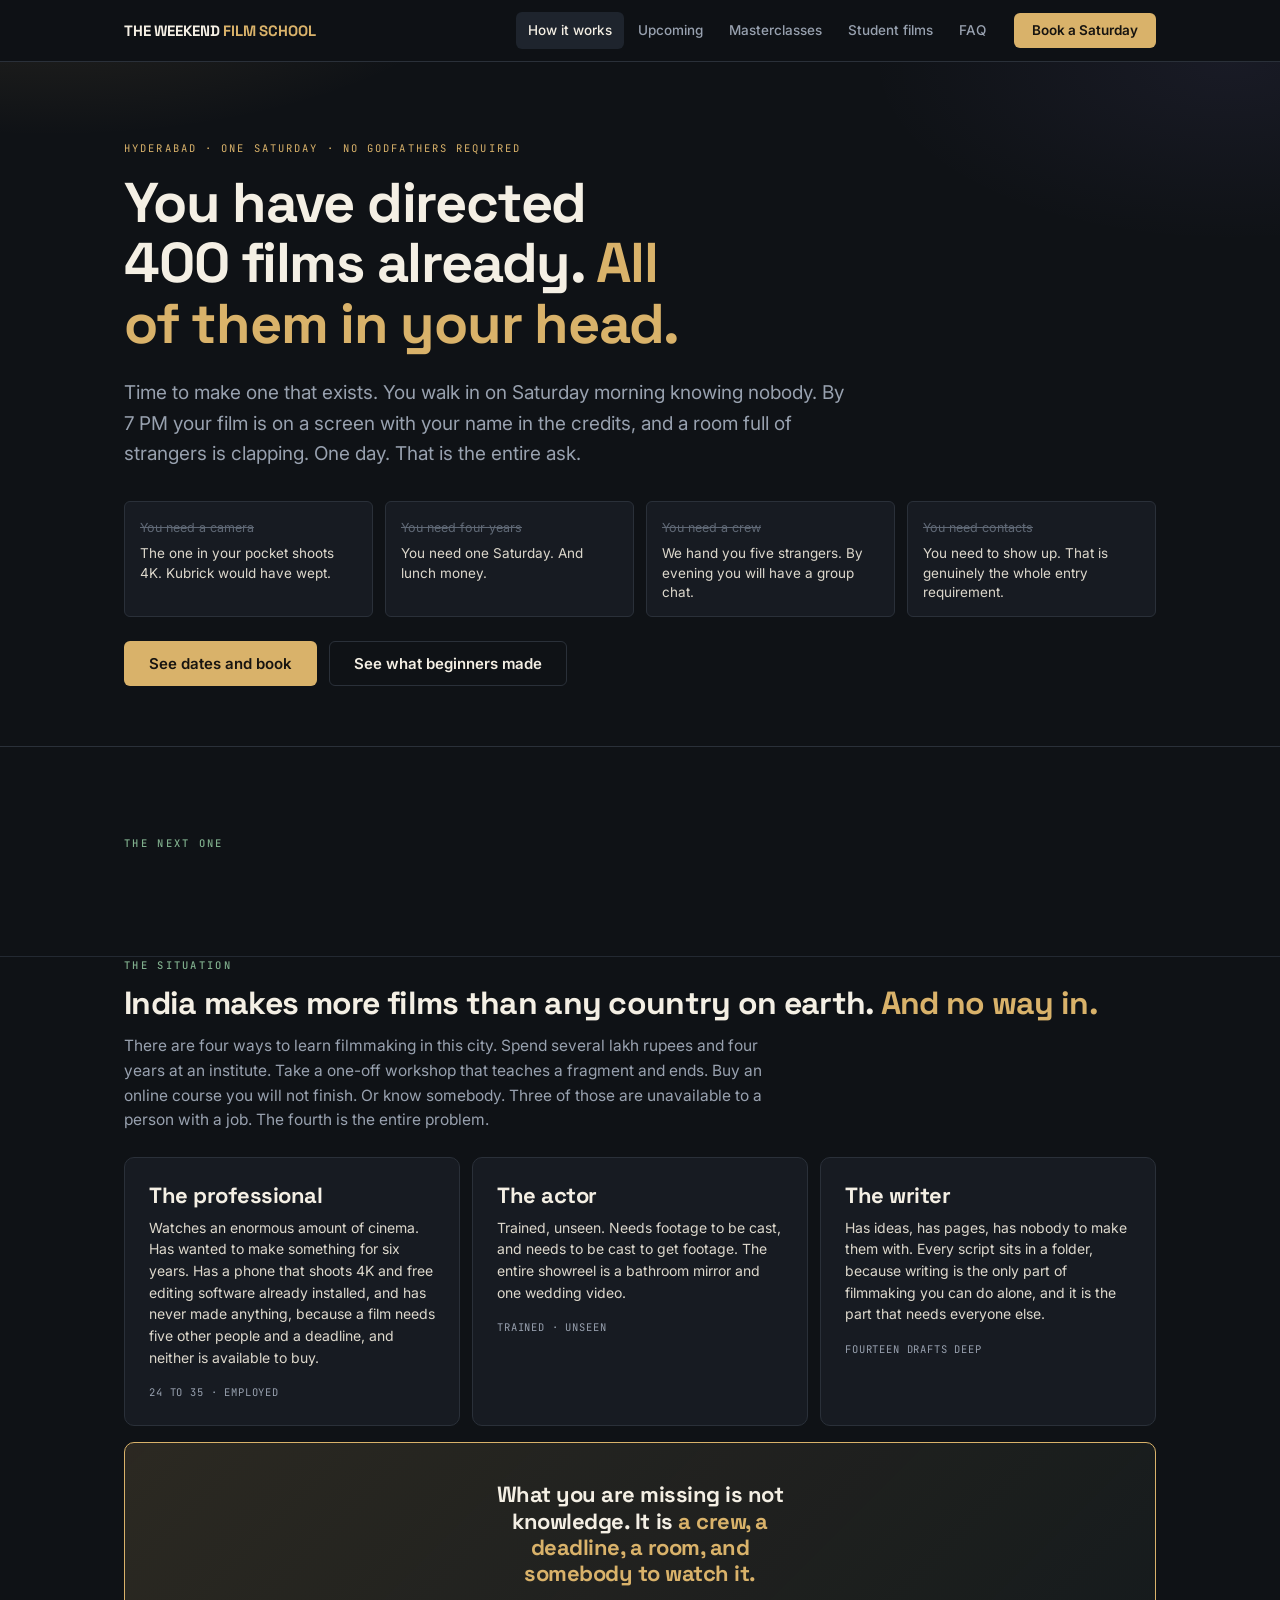
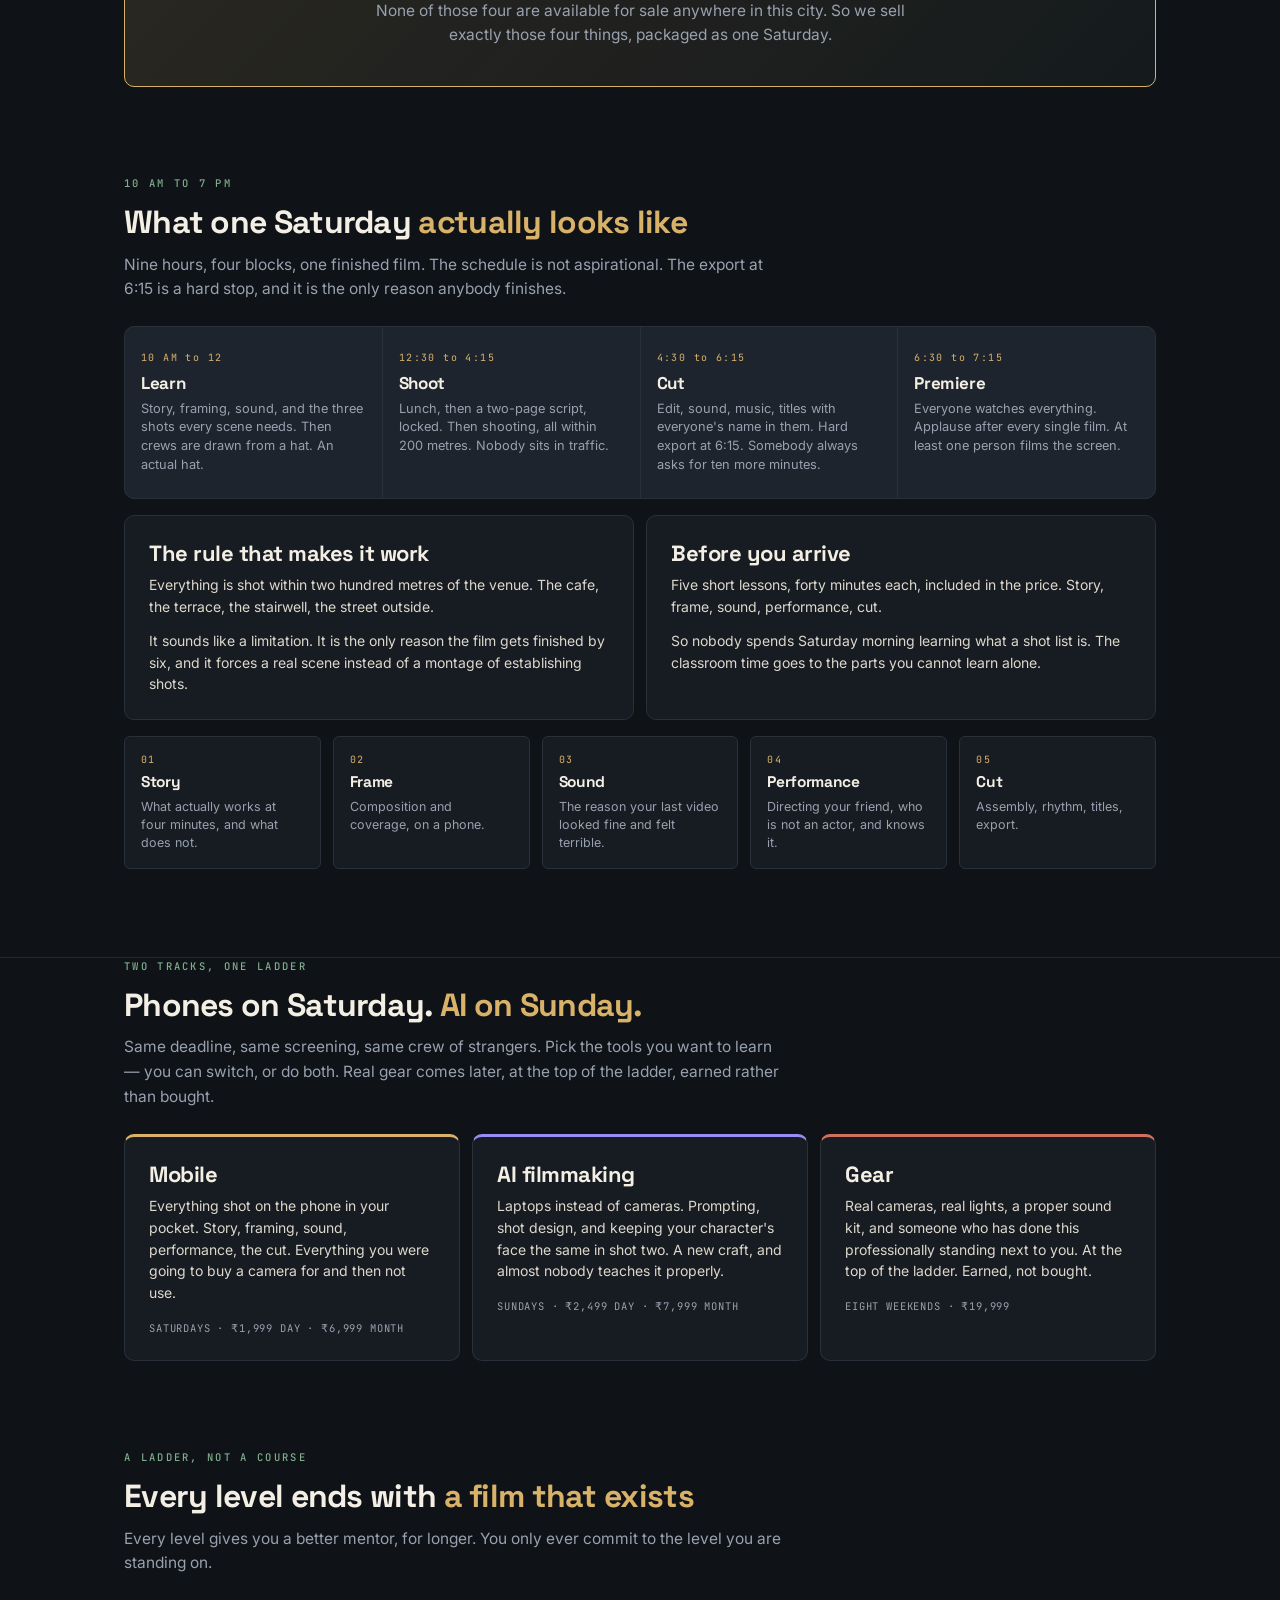
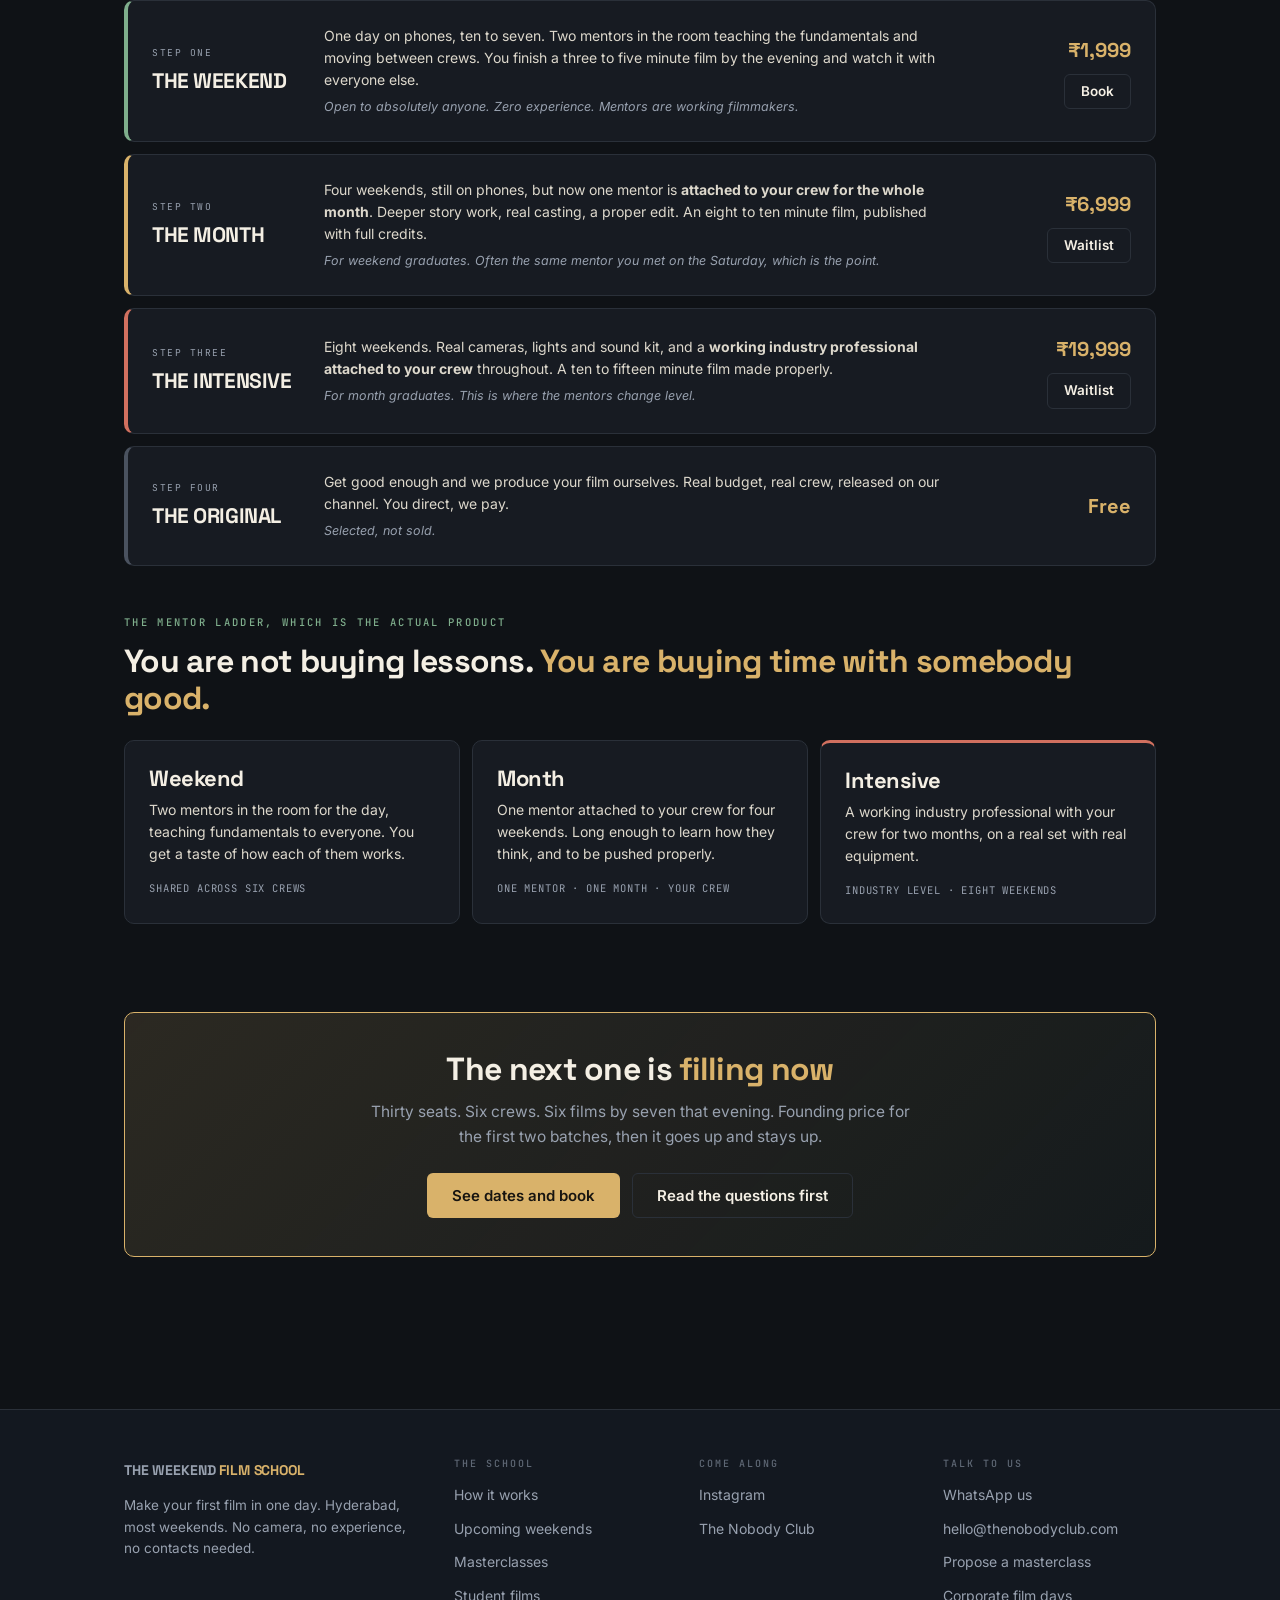
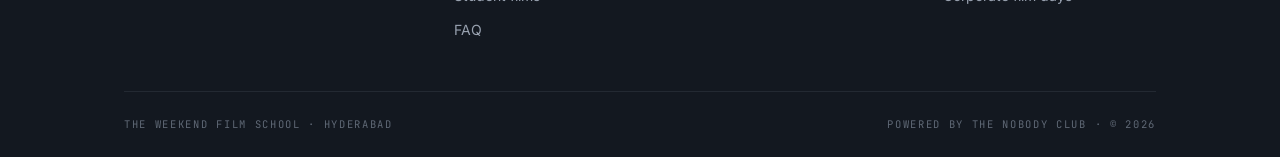
<file: index.html>
<!DOCTYPE html>
<html lang="en-IN">
<head>
<meta charset="UTF-8">
<meta name="viewport" content="width=device-width, initial-scale=1">
<title>The Weekend Film School — make your first film in one day, in Hyderabad</title>
<meta name="description" content="One Saturday in Hyderabad. You arrive knowing nobody, we put you in a crew of five, and by 7 PM your film is on a screen with your name in the credits. No camera, no experience, no contacts needed. From ₹1,499.">
<link rel="canonical" href="https://www.thenobodyclub.com/filmschool/">
<meta name="theme-color" content="#0f1216">

<meta property="og:type" content="website">
<meta property="og:site_name" content="The Weekend Film School">
<meta property="og:title" content="Make your first film in one day. Hyderabad.">
<meta property="og:description" content="You arrive on a Saturday knowing nobody. By 7 PM your film is on a screen with your name in the credits. From ₹1,499.">
<meta property="og:url" content="https://www.thenobodyclub.com/filmschool/">
<meta property="og:image" content="assets/img/og-cover.png">
<meta name="twitter:card" content="summary_large_image">

<link rel="icon" href="assets/img/favicon.svg" type="image/svg+xml">
<link rel="preconnect" href="https://fonts.googleapis.com">
<link rel="preconnect" href="https://fonts.gstatic.com" crossorigin>
<link rel="stylesheet" href="https://fonts.googleapis.com/css2?family=Space+Grotesk:wght@500;700&family=Inter:wght@400;500;600&family=JetBrains+Mono:wght@400;500&display=swap">
<link rel="stylesheet" href="assets/css/site.css">

<script type="application/ld+json">
{
  "@context": "https://schema.org",
  "@type": "EducationalOrganization",
  "name": "The Weekend Film School",
  "description": "A one-day filmmaking school in Hyderabad. You arrive alone, join a crew of five, and finish a film the same evening.",
  "url": "https://www.thenobodyclub.com/filmschool/",
  "email": "hello@thenobodyclub.com",
  "areaServed": "Hyderabad, Telangana, India",
  "address": { "@type": "PostalAddress", "addressLocality": "Hyderabad", "addressRegion": "Telangana", "addressCountry": "IN" },
  "parentOrganization": { "@type": "Organization", "name": "The Nobody Club", "url": "https://www.thenobodyclub.com" }
}
</script>
</head>

<body data-page="home">
<a class="skip-link" href="#main">Skip to content</a>

<header class="site-header">
  <div class="wrap">
    <a class="logo" href="index.html">THE WEEKEND <span>FILM SCHOOL</span></a>
    <button class="nav-toggle" type="button" aria-expanded="false" aria-controls="site-nav" aria-label="Open menu">
      <svg class="icon-open" viewBox="0 0 24 24" fill="none" stroke="currentColor" stroke-width="2" aria-hidden="true"><path d="M3 6h18M3 12h18M3 18h18"/></svg>
      <svg class="icon-close" viewBox="0 0 24 24" fill="none" stroke="currentColor" stroke-width="2" aria-hidden="true"><path d="M6 6l12 12M18 6L6 18"/></svg>
    </button>
    <nav class="nav" id="site-nav" data-open="false" aria-label="Main">
      <ul>
        <li><a href="index.html" data-nav="home">How it works</a></li>
        <li><a href="dates.html" data-nav="dates">Upcoming</a></li>
        <li><a href="masterclasses.html" data-nav="masterclasses">Masterclasses</a></li>
        <li><a href="films.html" data-nav="films">Student films</a></li>
        <li><a href="faq.html" data-nav="faq">FAQ</a></li>
      </ul>
      <a class="nav-cta" href="dates.html">Book a Saturday</a>
    </nav>
    <a class="btn btn-primary btn-header" href="dates.html">Book a Saturday</a>
  </div>
</header>

<main id="main">

  <!-- ============================================================ HERO -->
  <section class="hero">
    <div class="wrap">
      <p class="kicker">Hyderabad · One Saturday · No godfathers required</p>
      <h1>You have directed 400 films already. <span class="y">All of them in your head.</span></h1>
      <p class="lede">Time to make one that exists. You walk in on Saturday morning knowing nobody. By 7 PM your film is on a screen with your name in the credits, and a room full of strangers is clapping. One day. That is the entire ask.</p>

      <div class="grid grid-4 myths">
        <div class="myth"><s>You need a camera</s><p>The one in your pocket shoots 4K. Kubrick would have wept.</p></div>
        <div class="myth"><s>You need four years</s><p>You need one Saturday. And lunch money.</p></div>
        <div class="myth"><s>You need a crew</s><p>We hand you five strangers. By evening you will have a group chat.</p></div>
        <div class="myth"><s>You need contacts</s><p>You need to show up. That is genuinely the whole entry requirement.</p></div>
      </div>

      <div class="btn-row">
        <a class="btn btn-primary" href="dates.html">See dates and book</a>
        <a class="btn btn-ghost" href="films.html">See what beginners made</a>
      </div>
    </div>
  </section>

  <!-- ======================================================== NEXT UP -->
  <section class="band">
    <div class="wrap">
      <p class="eyebrow">The next one</p>
      <div class="rows mt-4">
        <!-- Filled from assets/js/config.js with the next open batch. -->
        <article class="row-item" data-next-up hidden></article>
        <noscript>
          <div class="empty-state">
            The next dates and booking are on the <a class="y" href="dates.html">upcoming page</a>.
          </div>
        </noscript>
      </div>
    </div>
  </section>

  <!-- ==================================================== THE PROBLEM -->
  <section class="band band--line">
    <div class="wrap">
      <div class="section-head" data-reveal>
        <p class="eyebrow">The situation</p>
        <h2>India makes more films than any country on earth. <span class="y">And no way in.</span></h2>
        <p class="sublede">There are four ways to learn filmmaking in this city. Spend several lakh rupees and four years at an institute. Take a one-off workshop that teaches a fragment and ends. Buy an online course you will not finish. Or know somebody. Three of those are unavailable to a person with a job. The fourth is the entire problem.</p>
      </div>

      <div class="grid grid-3" data-reveal>
        <div class="card">
          <h3>The professional</h3>
          <p>Watches an enormous amount of cinema. Has wanted to make something for six years. Has a phone that shoots 4K and free editing software already installed, and has never made anything, because a film needs five other people and a deadline, and neither is available to buy.</p>
          <div class="meta">24 to 35 · Employed</div>
        </div>
        <div class="card">
          <h3>The actor</h3>
          <p>Trained, unseen. Needs footage to be cast, and needs to be cast to get footage. The entire showreel is a bathroom mirror and one wedding video.</p>
          <div class="meta">Trained · Unseen</div>
        </div>
        <div class="card">
          <h3>The writer</h3>
          <p>Has ideas, has pages, has nobody to make them with. Every script sits in a folder, because writing is the only part of filmmaking you can do alone, and it is the part that needs everyone else.</p>
          <div class="meta">Fourteen drafts deep</div>
        </div>
      </div>

      <div class="callout mt-4" data-reveal>
        <h3>What you are missing is not knowledge. It is <span class="y">a crew, a deadline, a room, and somebody to watch it.</span></h3>
        <p>None of those four are available for sale anywhere in this city. So we sell exactly those four things, packaged as one Saturday.</p>
      </div>
    </div>
  </section>

  <!-- ======================================================= THE DAY -->
  <section class="band">
    <div class="wrap">
      <div class="section-head" data-reveal>
        <p class="eyebrow">10 AM to 7 PM</p>
        <h2>What one Saturday <span class="y">actually looks like</span></h2>
        <p class="sublede">Nine hours, four blocks, one finished film. The schedule is not aspirational. The export at 6:15 is a hard stop, and it is the only reason anybody finishes.</p>
      </div>

      <div class="timeline" data-reveal>
        <div>
          <p class="t">10 AM to 12</p>
          <h4>Learn</h4>
          <p>Story, framing, sound, and the three shots every scene needs. Then crews are drawn from a hat. An actual hat.</p>
        </div>
        <div>
          <p class="t">12:30 to 4:15</p>
          <h4>Shoot</h4>
          <p>Lunch, then a two-page script, locked. Then shooting, all within 200 metres. Nobody sits in traffic.</p>
        </div>
        <div>
          <p class="t">4:30 to 6:15</p>
          <h4>Cut</h4>
          <p>Edit, sound, music, titles with everyone's name in them. Hard export at 6:15. Somebody always asks for ten more minutes.</p>
        </div>
        <div>
          <p class="t">6:30 to 7:15</p>
          <h4>Premiere</h4>
          <p>Everyone watches everything. Applause after every single film. At least one person films the screen.</p>
        </div>
      </div>

      <div class="grid grid-2 mt-4" data-reveal>
        <div class="card">
          <h3>The rule that makes it work</h3>
          <p>Everything is shot within two hundred metres of the venue. The cafe, the terrace, the stairwell, the street outside.</p>
          <p class="mt-3">It sounds like a limitation. It is the only reason the film gets finished by six, and it forces a real scene instead of a montage of establishing shots.</p>
        </div>
        <div class="card">
          <h3>Before you arrive</h3>
          <p>Five short lessons, forty minutes each, included in the price. Story, frame, sound, performance, cut.</p>
          <p class="mt-3">So nobody spends Saturday morning learning what a shot list is. The classroom time goes to the parts you cannot learn alone.</p>
        </div>
      </div>

      <div class="grid grid-5 mt-4" data-reveal>
        <div class="module"><p class="n">01</p><h4>Story</h4><p>What actually works at four minutes, and what does not.</p></div>
        <div class="module"><p class="n">02</p><h4>Frame</h4><p>Composition and coverage, on a phone.</p></div>
        <div class="module"><p class="n">03</p><h4>Sound</h4><p>The reason your last video looked fine and felt terrible.</p></div>
        <div class="module"><p class="n">04</p><h4>Performance</h4><p>Directing your friend, who is not an actor, and knows it.</p></div>
        <div class="module"><p class="n">05</p><h4>Cut</h4><p>Assembly, rhythm, titles, export.</p></div>
      </div>
    </div>
  </section>

  <!-- ======================================================== TRACKS -->
  <section class="band band--line">
    <div class="wrap">
      <div class="section-head" data-reveal>
        <p class="eyebrow">Two tracks, one ladder</p>
        <h2>Phones on Saturday. <span class="y">AI on Sunday.</span></h2>
        <p class="sublede">Same deadline, same screening, same crew of strangers. Pick the tools you want to learn — you can switch, or do both. Real gear comes later, at the top of the ladder, earned rather than bought.</p>
      </div>

      <div class="grid grid-3" data-reveal>
        <div class="card card-track">
          <h3>Mobile</h3>
          <p>Everything shot on the phone in your pocket. Story, framing, sound, performance, the cut. Everything you were going to buy a camera for and then not use.</p>
          <div class="meta">Saturdays · ₹1,999 day · ₹6,999 month</div>
        </div>
        <div class="card card-track is-ai">
          <h3>AI filmmaking</h3>
          <p>Laptops instead of cameras. Prompting, shot design, and keeping your character's face the same in shot two. A new craft, and almost nobody teaches it properly.</p>
          <div class="meta">Sundays · ₹2,499 day · ₹7,999 month</div>
        </div>
        <div class="card card-track is-gear">
          <h3>Gear</h3>
          <p>Real cameras, real lights, a proper sound kit, and someone who has done this professionally standing next to you. At the top of the ladder. Earned, not bought.</p>
          <div class="meta">Eight weekends · ₹19,999</div>
        </div>
      </div>
    </div>
  </section>

  <!-- ======================================================== LADDER -->
  <section class="band">
    <div class="wrap">
      <div class="section-head" data-reveal>
        <p class="eyebrow">A ladder, not a course</p>
        <h2>Every level ends with <span class="y">a film that exists</span></h2>
        <p class="sublede">Every level gives you a better mentor, for longer. You only ever commit to the level you are standing on.</p>
      </div>

      <div class="ladder" data-reveal>
        <article class="rung is-moss">
          <div class="step">Step one<strong>The Weekend</strong></div>
          <div>
            <p>One day on phones, ten to seven. Two mentors in the room teaching the fundamentals and moving between crews. You finish a three to five minute film by the evening and watch it with everyone else.</p>
            <span class="who">Open to absolutely anyone. Zero experience. Mentors are working filmmakers.</span>
          </div>
          <div class="price"><span class="amount">₹1,999</span><a class="btn btn-ghost btn-sm" href="dates.html">Book</a></div>
        </article>

        <article class="rung">
          <div class="step">Step two<strong>The Month</strong></div>
          <div>
            <p>Four weekends, still on phones, but now one mentor is <strong>attached to your crew for the whole month</strong>. Deeper story work, real casting, a proper edit. An eight to ten minute film, published with full credits.</p>
            <span class="who">For weekend graduates. Often the same mentor you met on the Saturday, which is the point.</span>
          </div>
          <div class="price"><span class="amount">₹6,999</span><a class="btn btn-ghost btn-sm" href="dates.html">Waitlist</a></div>
        </article>

        <article class="rung is-rose">
          <div class="step">Step three<strong>The Intensive</strong></div>
          <div>
            <p>Eight weekends. Real cameras, lights and sound kit, and a <strong>working industry professional attached to your crew</strong> throughout. A ten to fifteen minute film made properly.</p>
            <span class="who">For month graduates. This is where the mentors change level.</span>
          </div>
          <div class="price"><span class="amount">₹19,999</span><a class="btn btn-ghost btn-sm" href="dates.html">Waitlist</a></div>
        </article>

        <article class="rung is-grey">
          <div class="step">Step four<strong>The Original</strong></div>
          <div>
            <p>Get good enough and we produce your film ourselves. Real budget, real crew, released on our channel. You direct, we pay.</p>
            <span class="who">Selected, not sold.</span>
          </div>
          <div class="price"><span class="amount">Free</span></div>
        </article>
      </div>

      <div class="section-head mt-7" data-reveal>
        <p class="eyebrow">The mentor ladder, which is the actual product</p>
        <h2>You are not buying lessons. <span class="y">You are buying time with somebody good.</span></h2>
      </div>

      <div class="grid grid-3" data-reveal>
        <div class="card">
          <h3>Weekend</h3>
          <p>Two mentors in the room for the day, teaching fundamentals to everyone. You get a taste of how each of them works.</p>
          <div class="meta">Shared across six crews</div>
        </div>
        <div class="card">
          <h3>Month</h3>
          <p>One mentor attached to your crew for four weekends. Long enough to learn how they think, and to be pushed properly.</p>
          <div class="meta">One mentor · one month · your crew</div>
        </div>
        <div class="card card-track is-gear">
          <h3>Intensive</h3>
          <p>A working industry professional with your crew for two months, on a real set with real equipment.</p>
          <div class="meta">Industry level · eight weekends</div>
        </div>
      </div>
    </div>
  </section>

  <!-- =========================================================== CTA -->
  <section class="band">
    <div class="wrap">
      <div class="callout" data-reveal>
        <h2>The next one is <span class="y">filling now</span></h2>
        <p>Thirty seats. Six crews. Six films by seven that evening. Founding price for the first two batches, then it goes up and stays up.</p>
        <div class="btn-row">
          <a class="btn btn-primary" href="dates.html">See dates and book</a>
          <a class="btn btn-ghost" href="faq.html">Read the questions first</a>
        </div>
      </div>
    </div>
  </section>

</main>

<footer class="site-footer">
  <div class="wrap">
    <div class="footer-grid">
      <div>
        <a class="logo" href="index.html">THE WEEKEND <span>FILM SCHOOL</span></a>
        <p class="blurb">Make your first film in one day. Hyderabad, most weekends. No camera, no experience, no contacts needed.</p>
      </div>
      <div>
        <h4>The school</h4>
        <ul>
          <li><a href="index.html">How it works</a></li>
          <li><a href="dates.html">Upcoming weekends</a></li>
          <li><a href="masterclasses.html">Masterclasses</a></li>
          <li><a href="films.html">Student films</a></li>
          <li><a href="faq.html">FAQ</a></li>
        </ul>
      </div>
      <div>
        <h4>Come along</h4>
        <ul>
          <li data-link-hide><a data-link="whatsappChannel">WhatsApp channel</a></li>
          <li data-link-hide><a data-link="instagram">Instagram</a></li>
          <li data-link-hide><a data-link="youtube">YouTube</a></li>
          <li data-link-hide><a data-link="nobodyClub">The Nobody Club</a></li>
        </ul>
      </div>
      <div>
        <h4>Talk to us</h4>
        <ul>
          <li data-link-hide><a data-link="whatsappEnquiry">WhatsApp us</a></li>
          <li data-link-hide><a data-link="email" data-text="email">hello@thenobodyclub.com</a></li>
          <li><a href="masterclasses.html#propose">Propose a masterclass</a></li>
          <li><a href="dates.html#corporate">Corporate film days</a></li>
        </ul>
      </div>
    </div>
    <div class="colophon">
      <span>The Weekend Film School · Hyderabad</span>
      <span>Powered by The Nobody Club · © <span data-year>2026</span></span>
    </div>
  </div>
</footer>

<div class="sticky-cta">
  <span class="label"><strong>Next batch, founding price</strong>₹1,499 · 30 seats</span>
  <a class="btn btn-primary btn-sm" href="dates.html">Book</a>
</div>

<script src="assets/js/config.js"></script>
<script src="assets/js/site.js"></script>
</body>
</html>
</file>
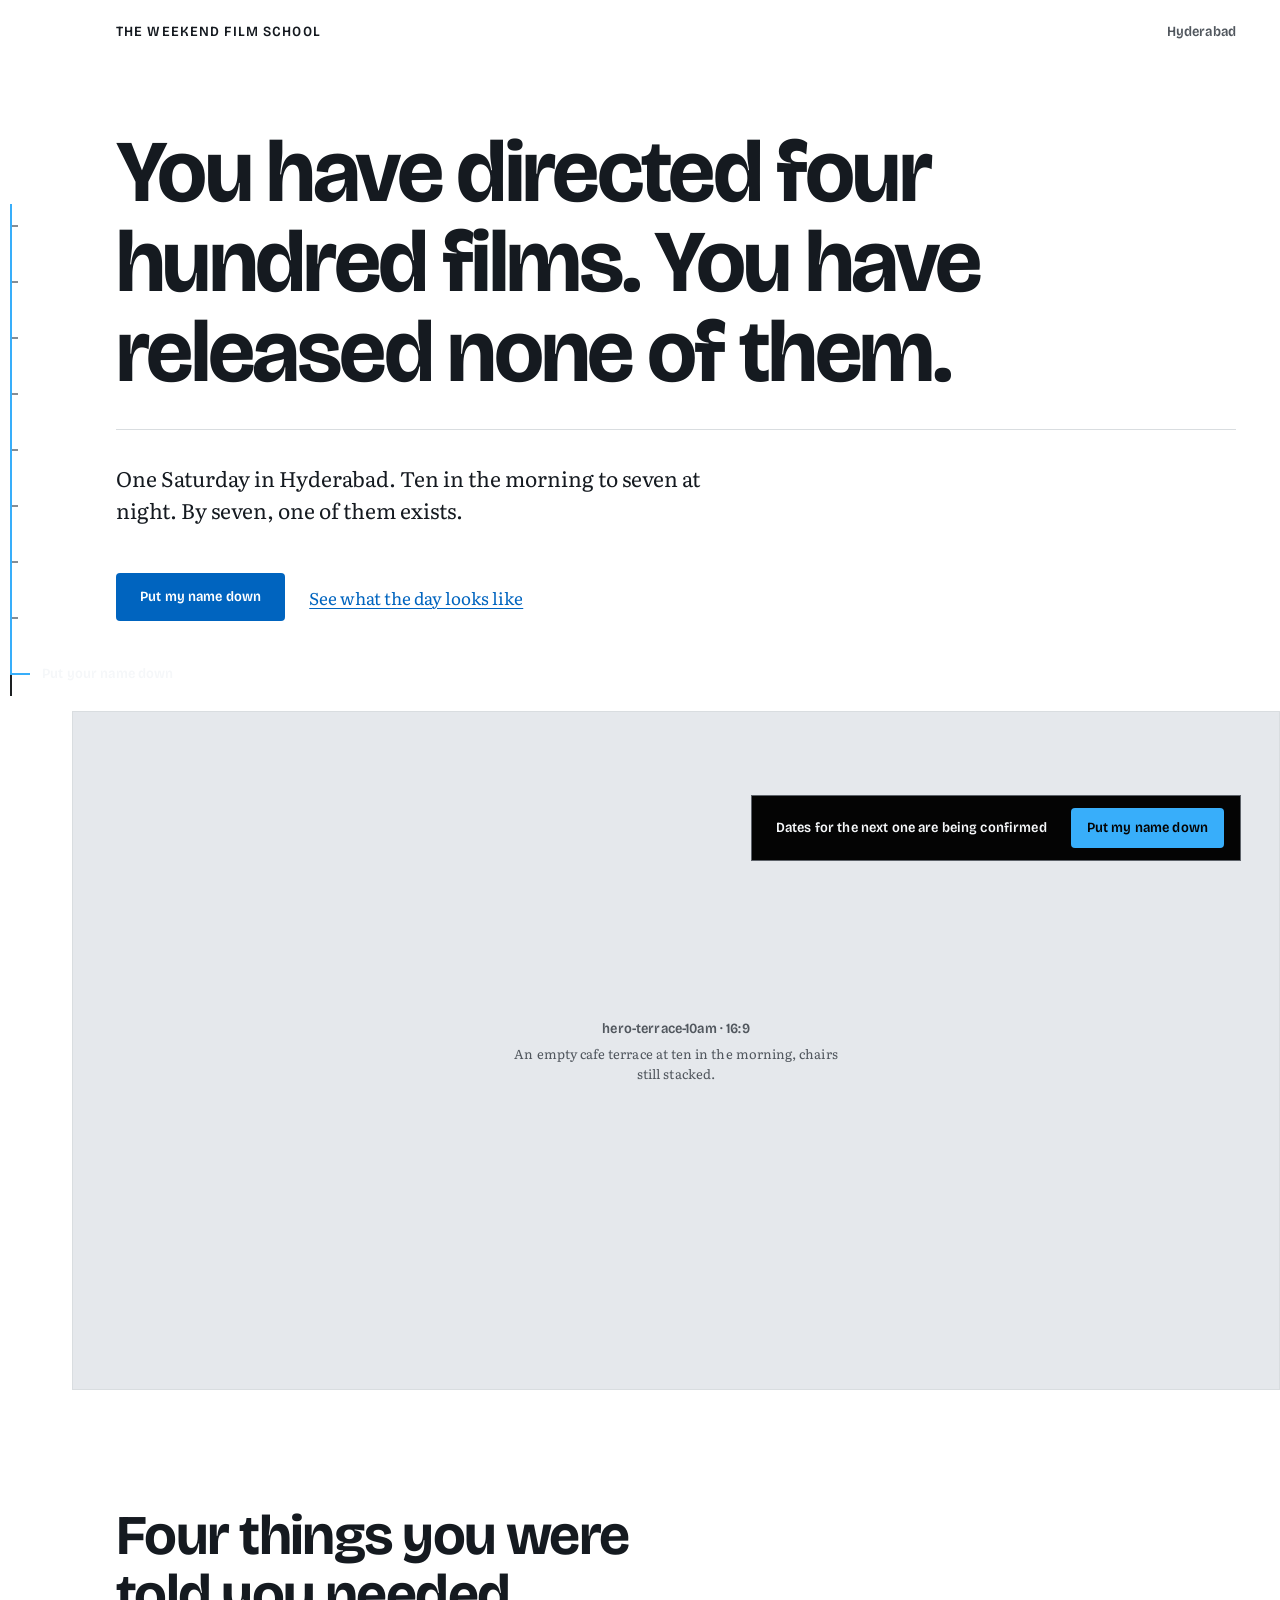
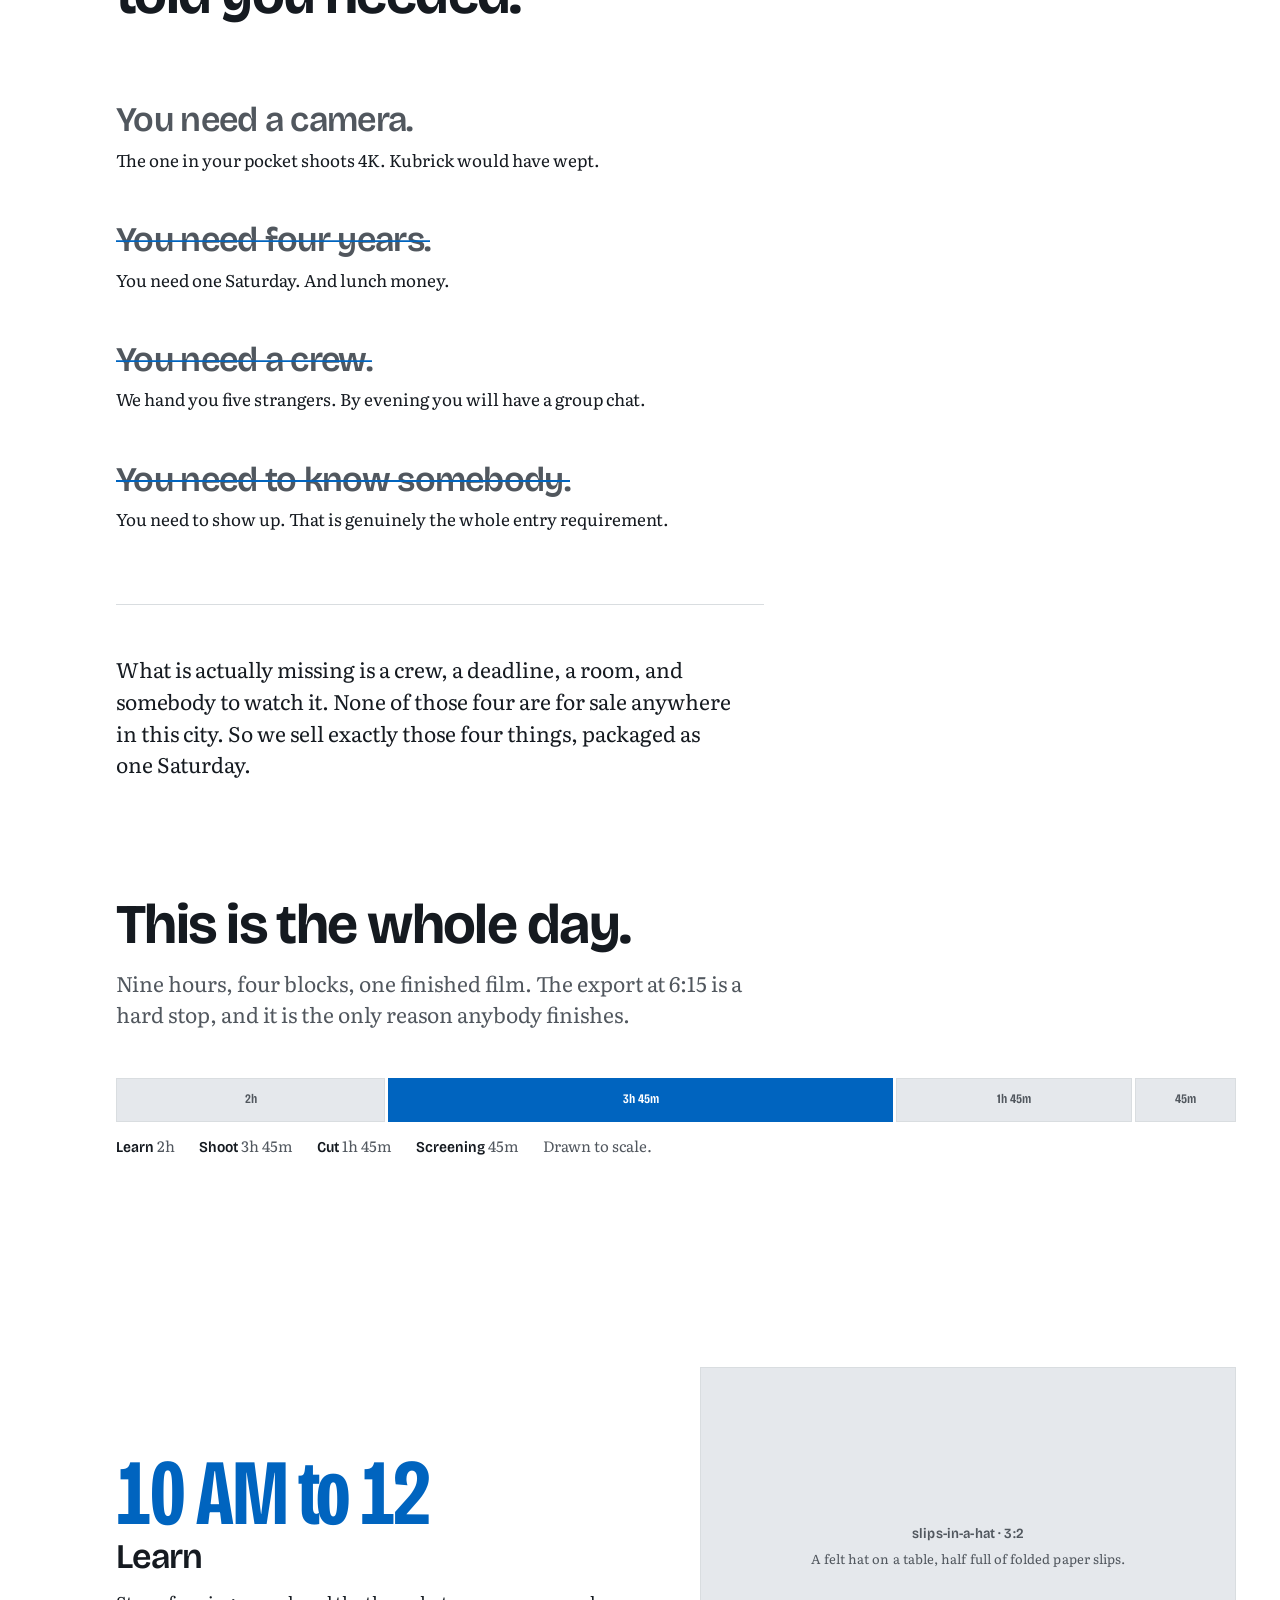
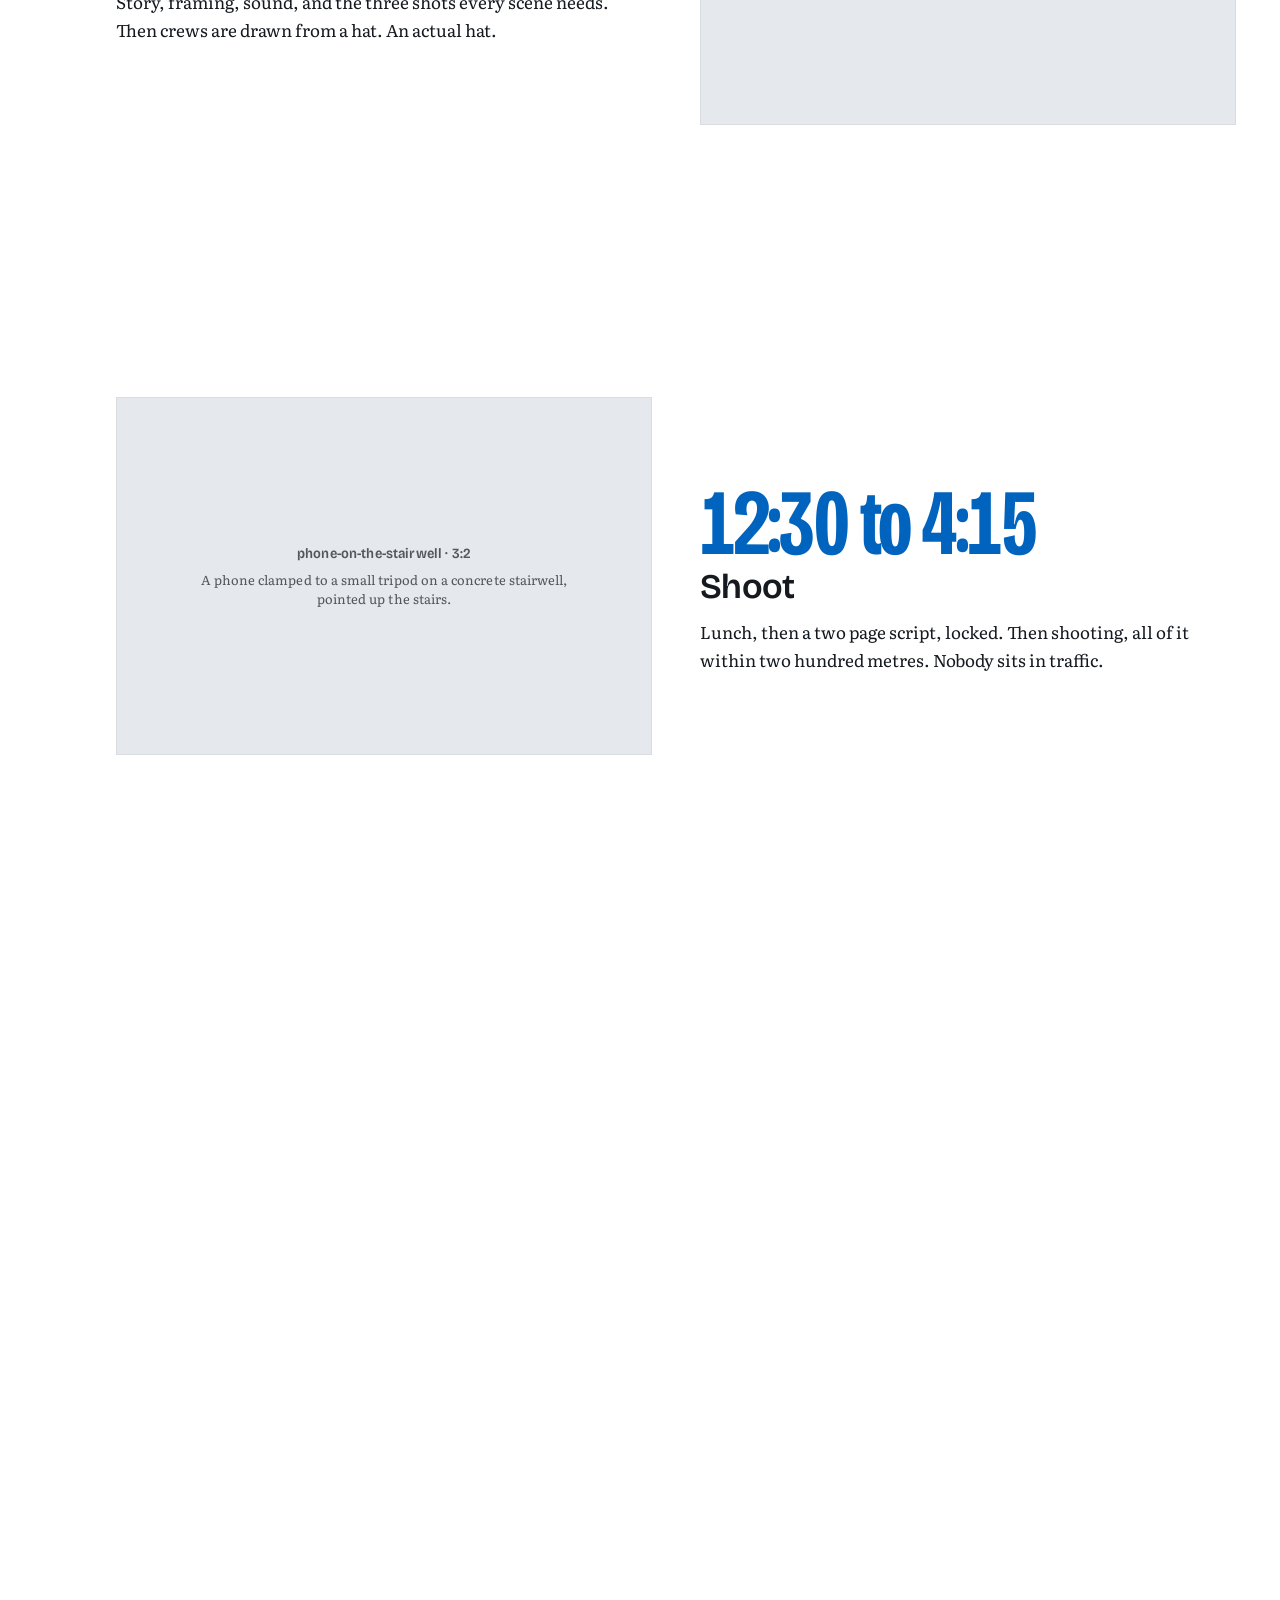
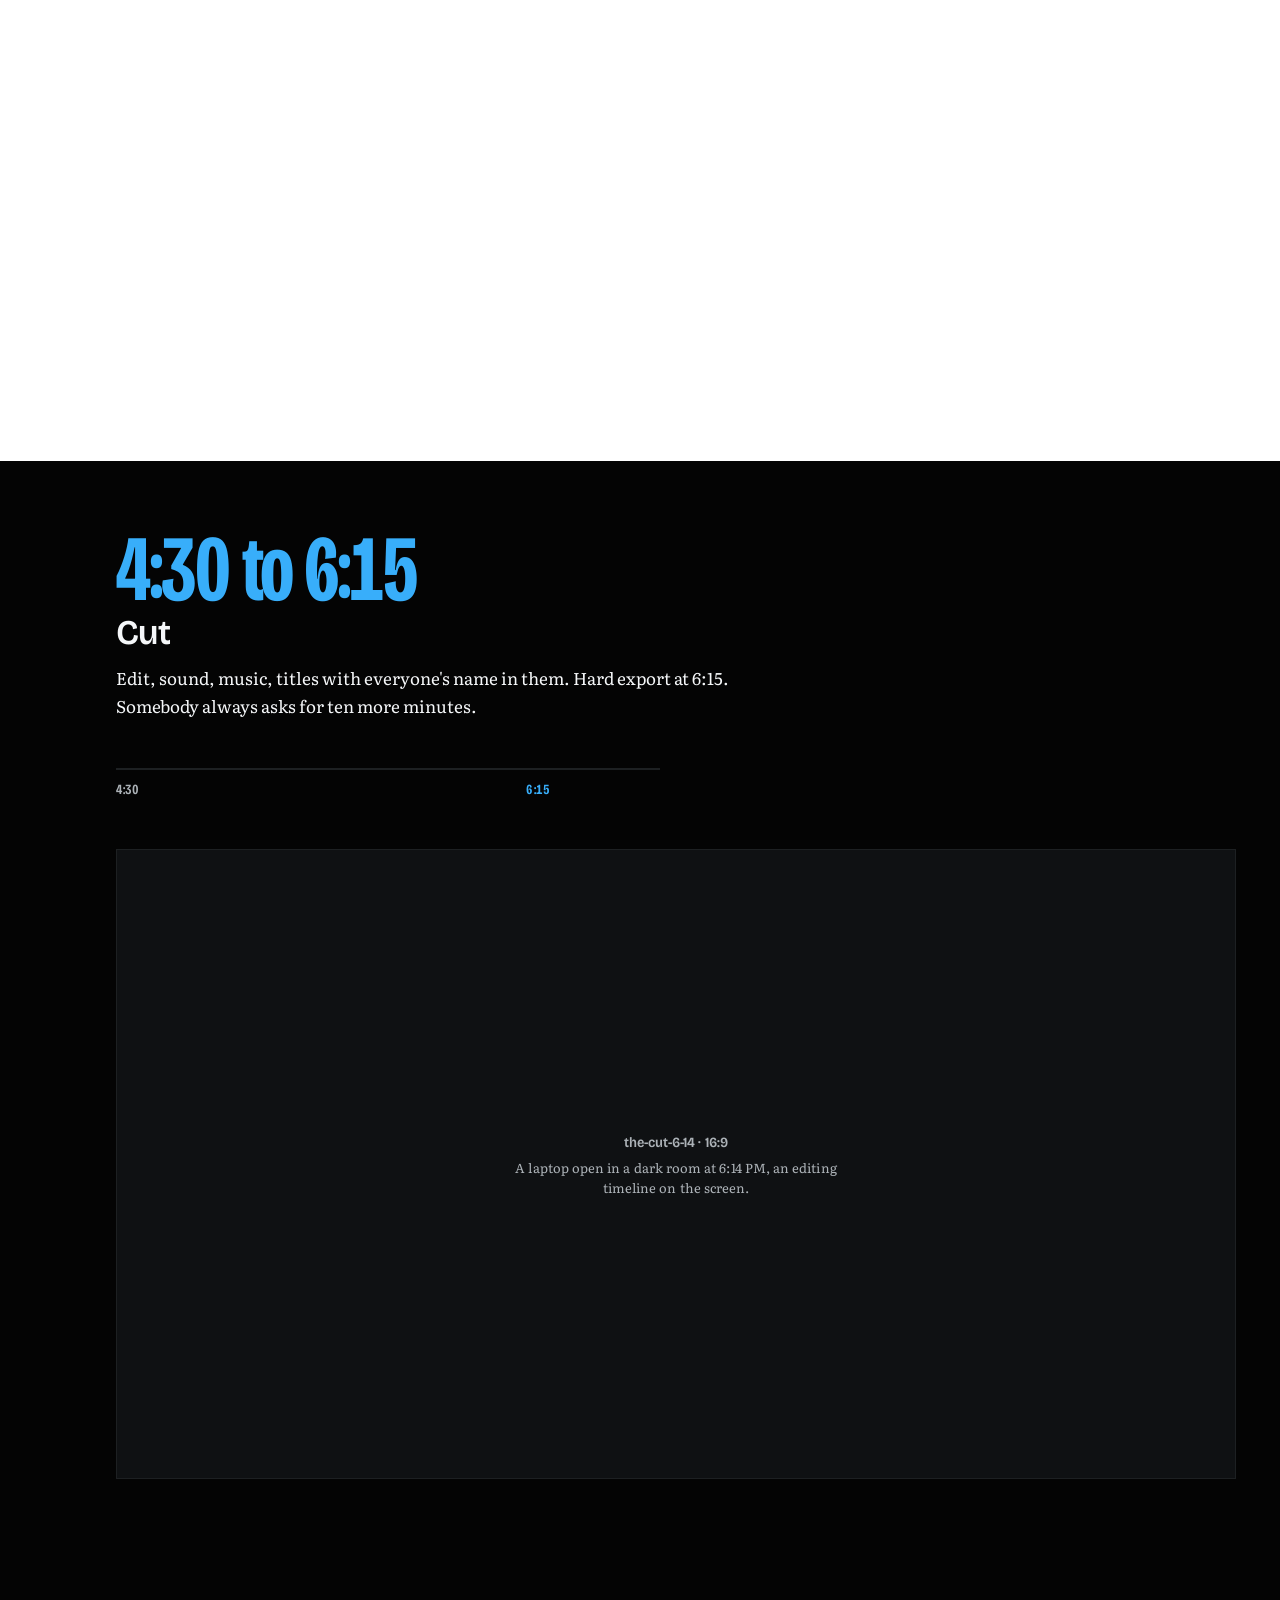
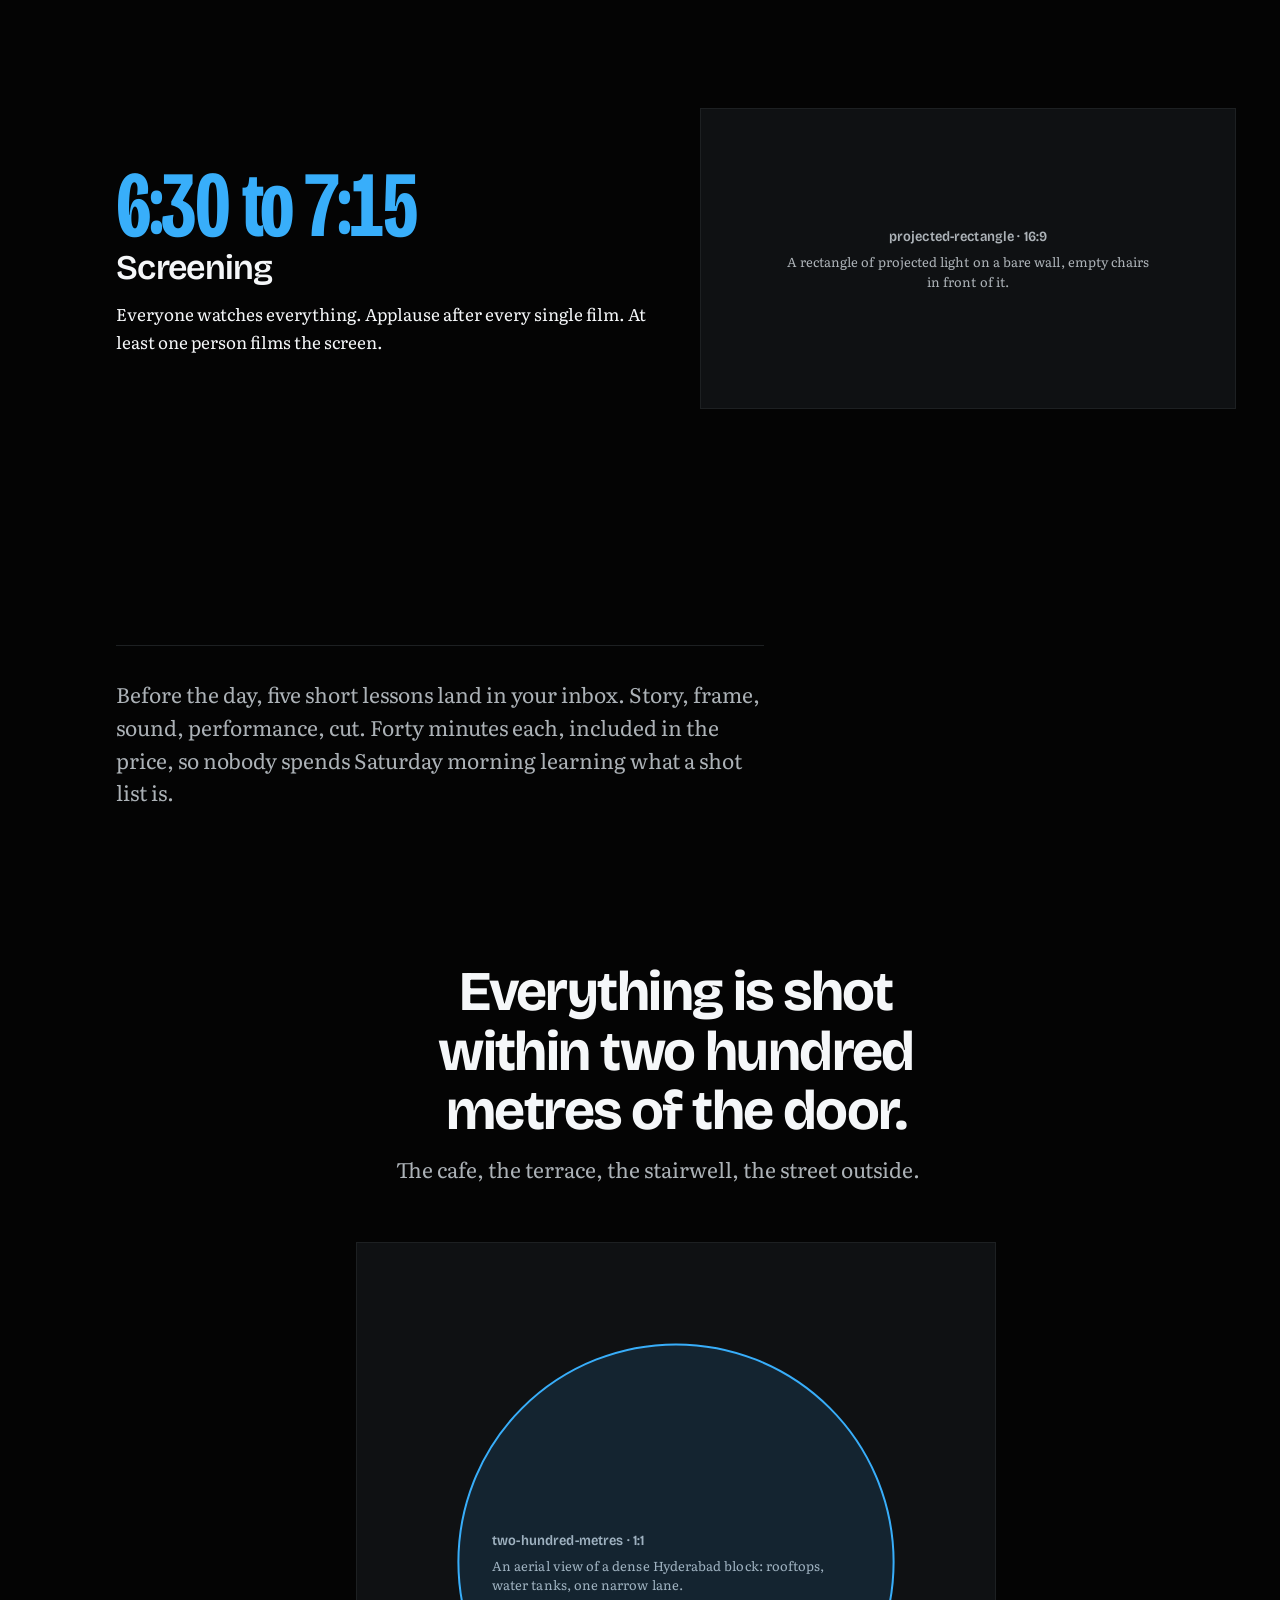
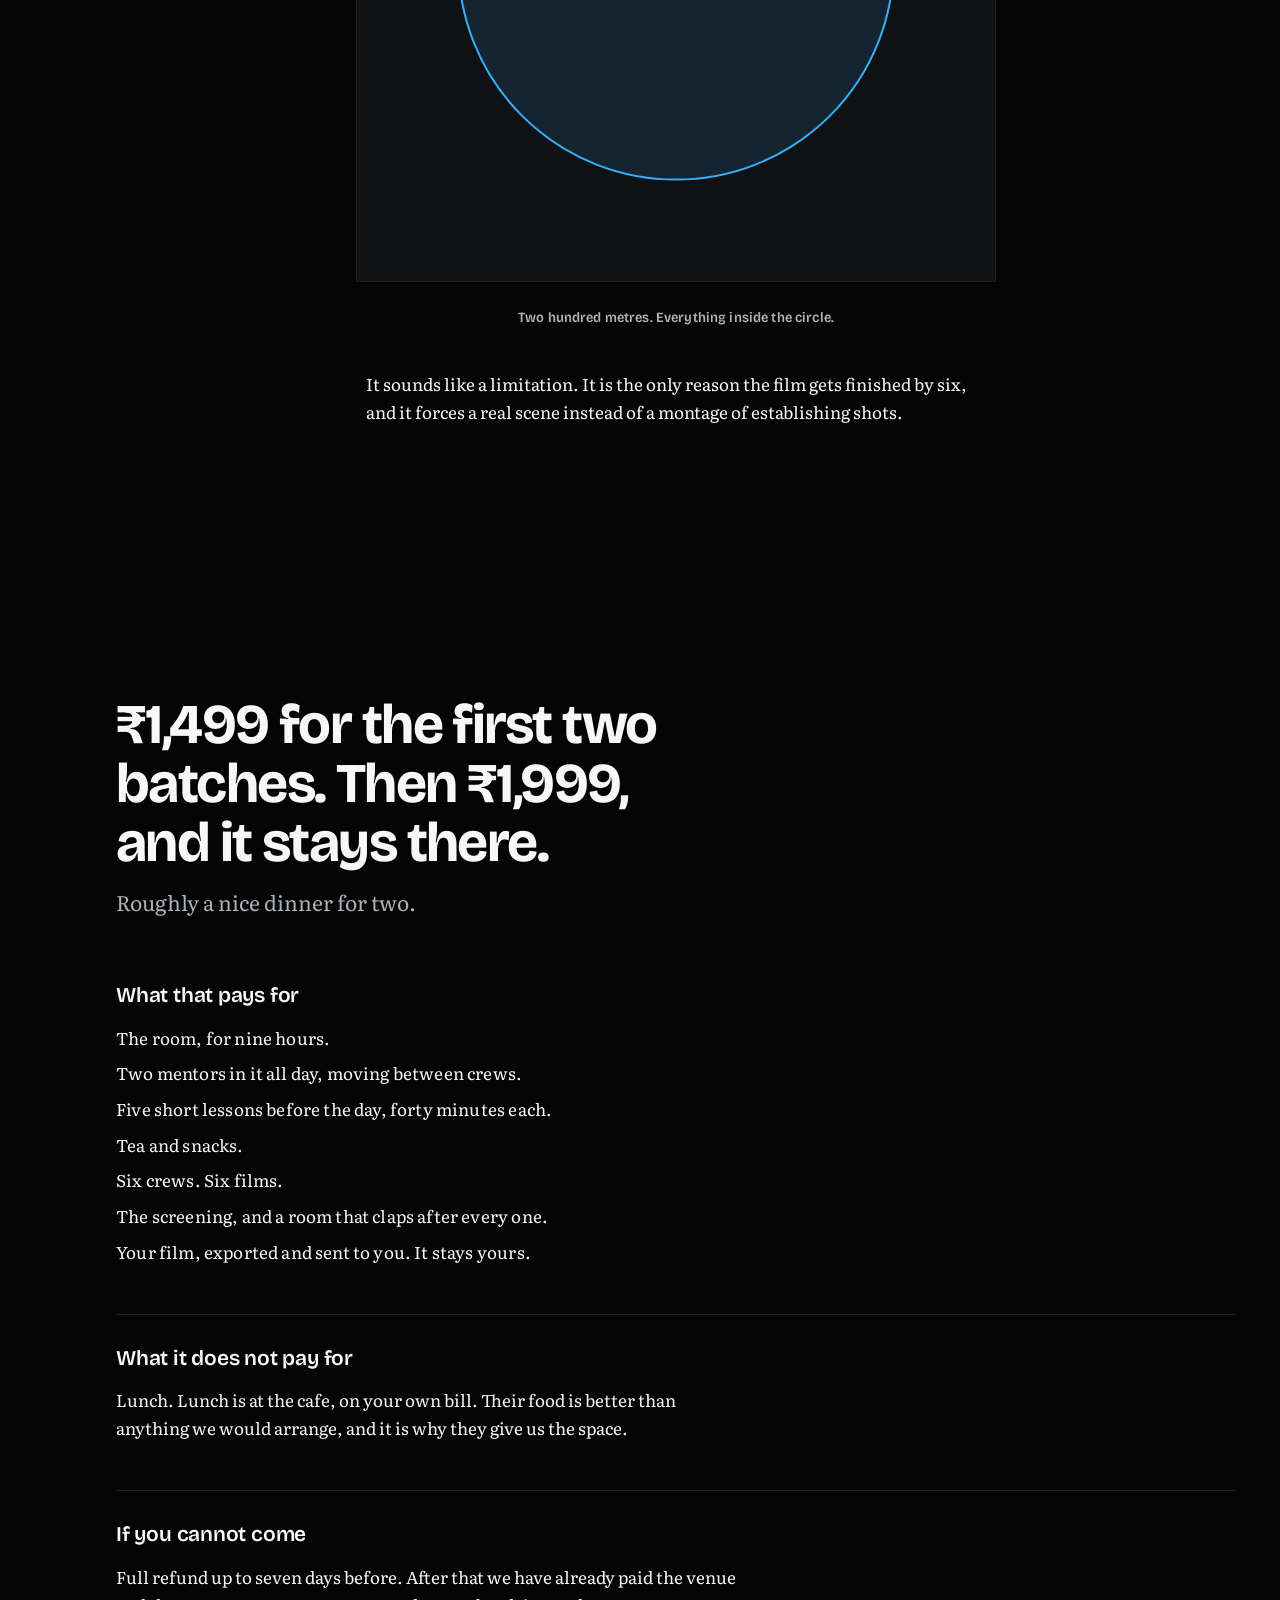
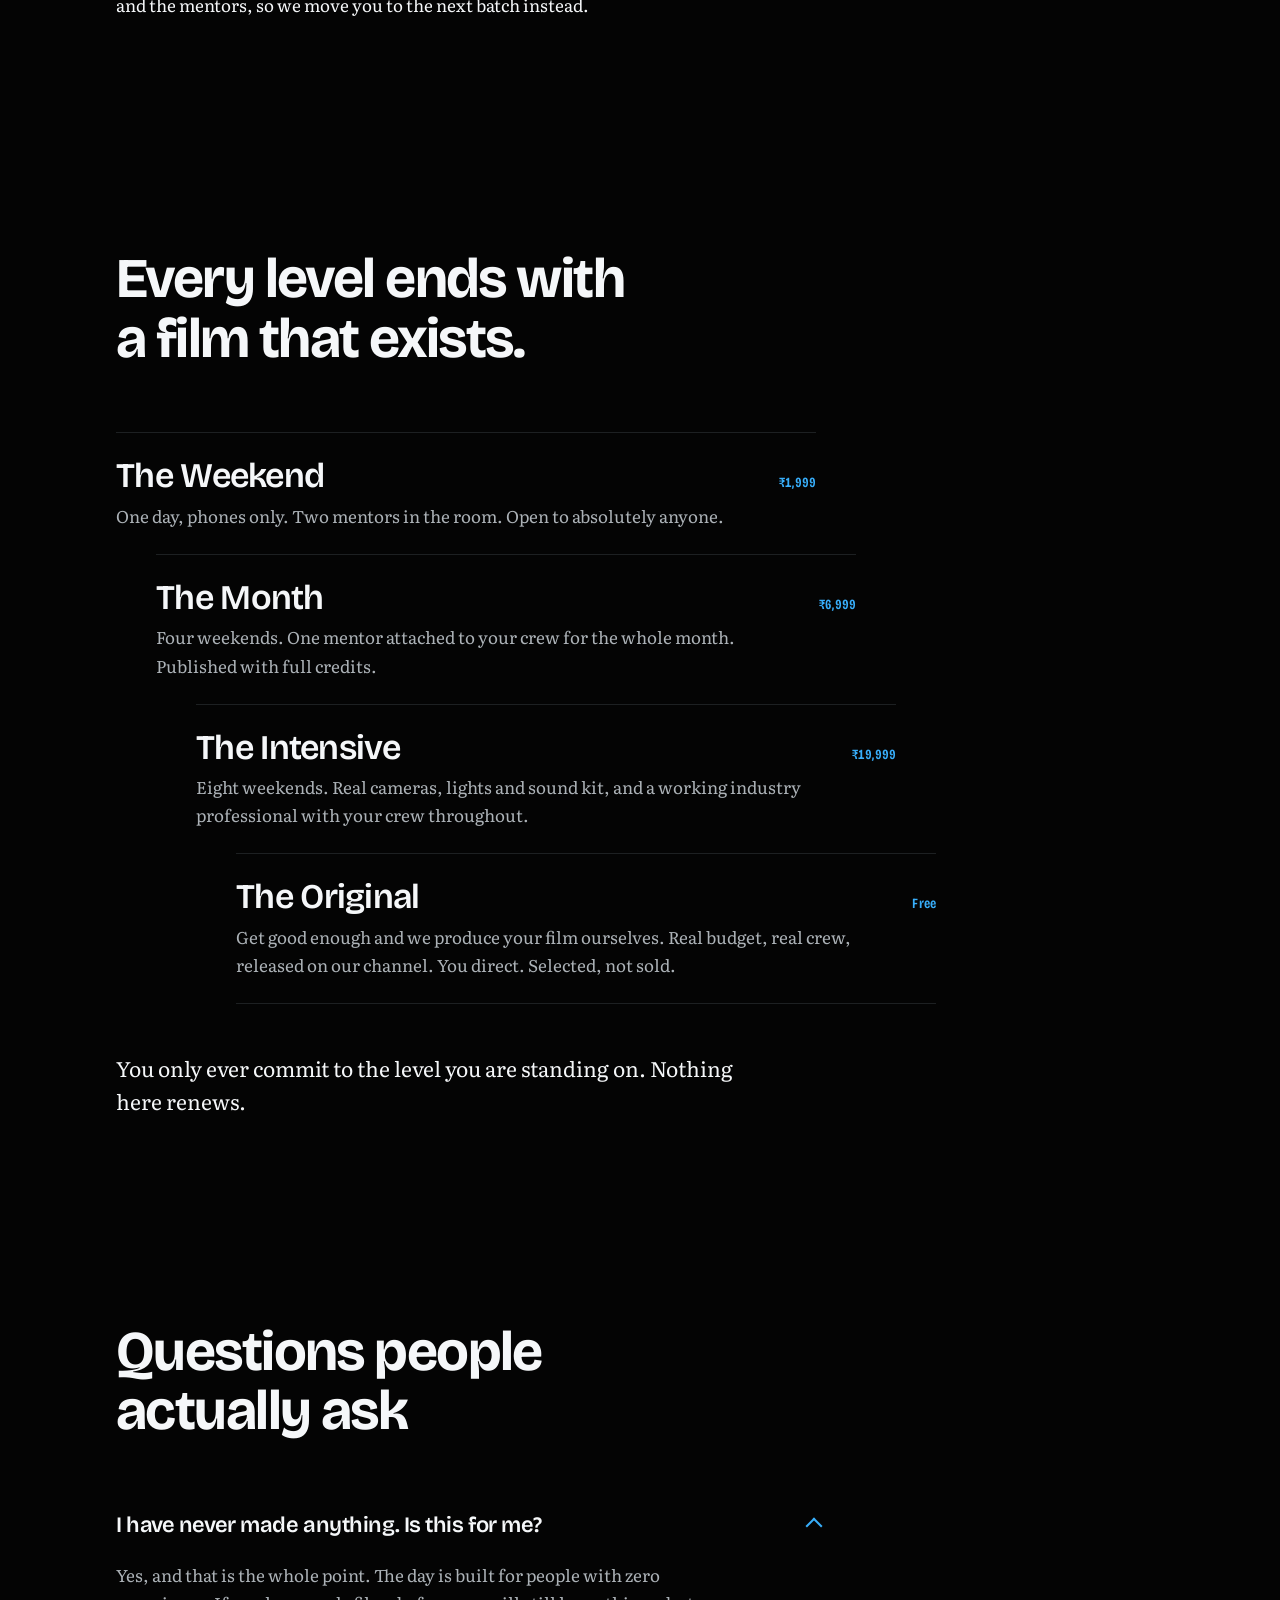
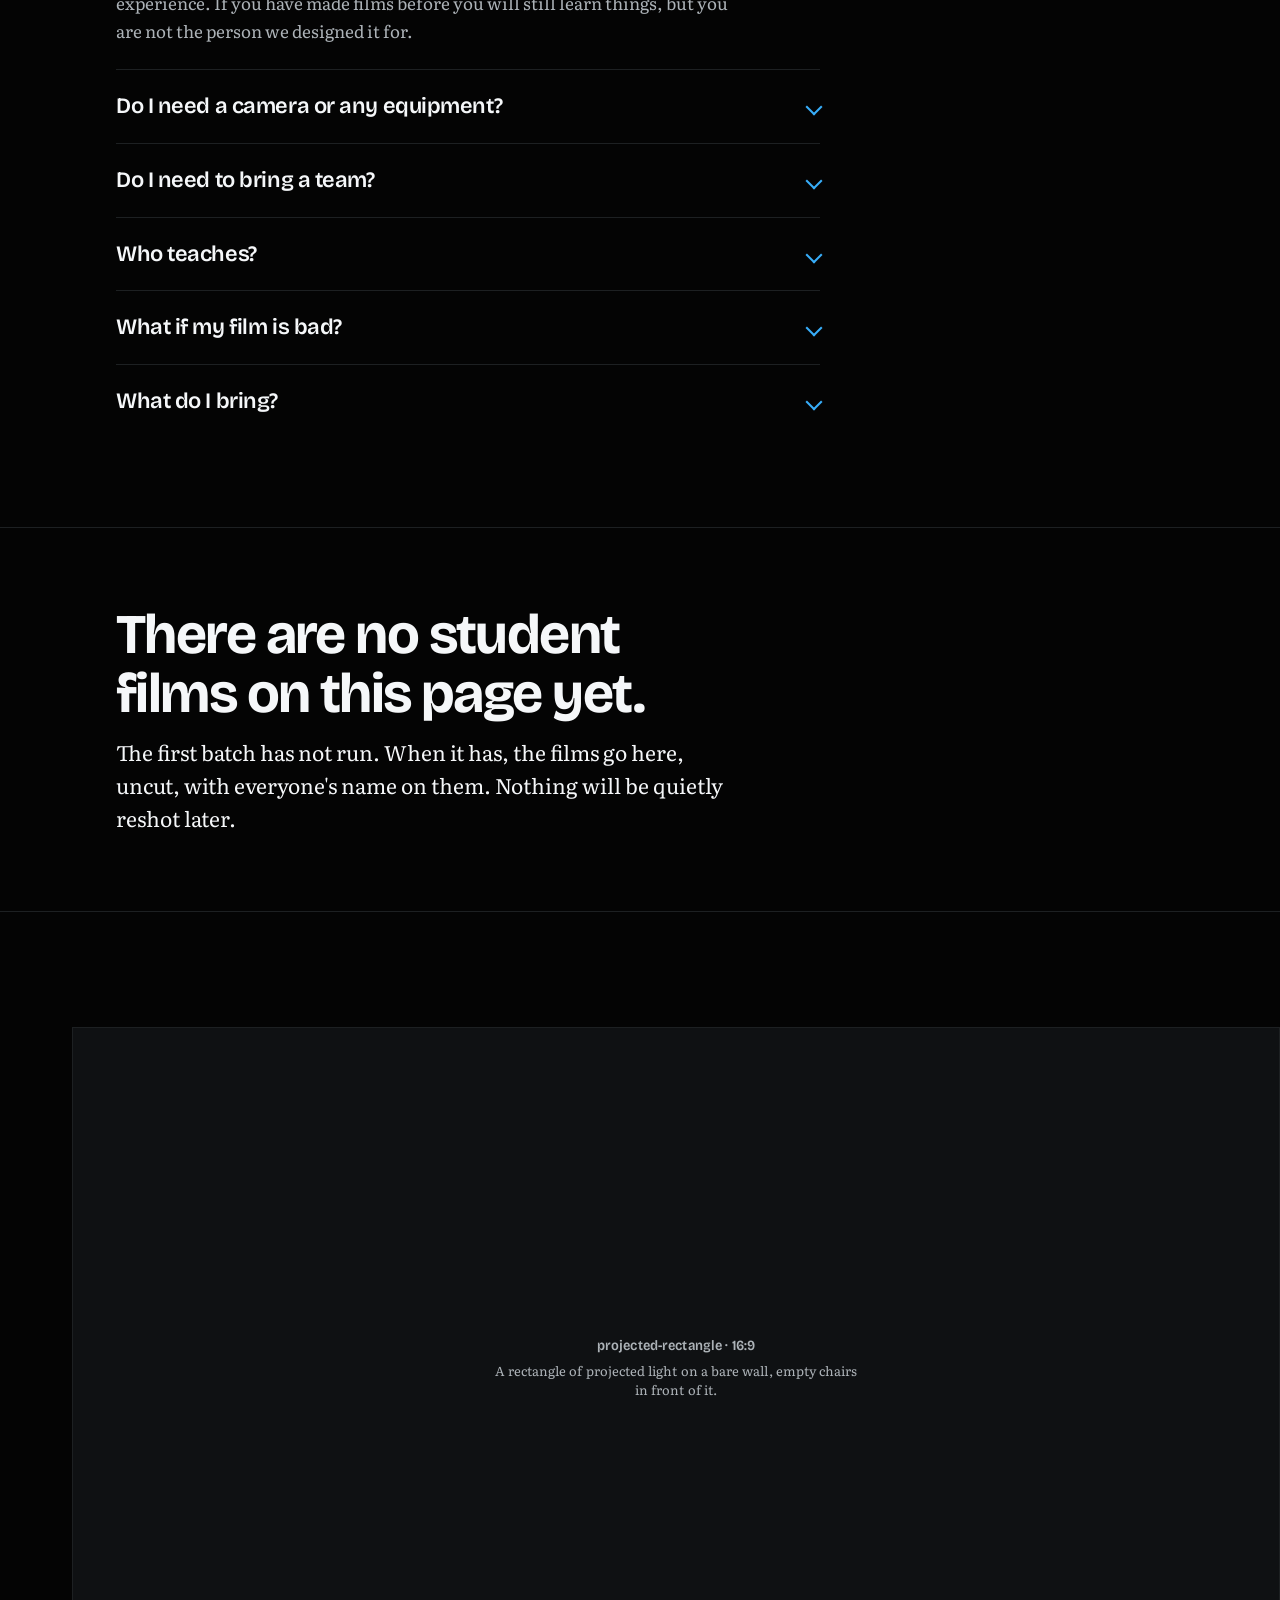
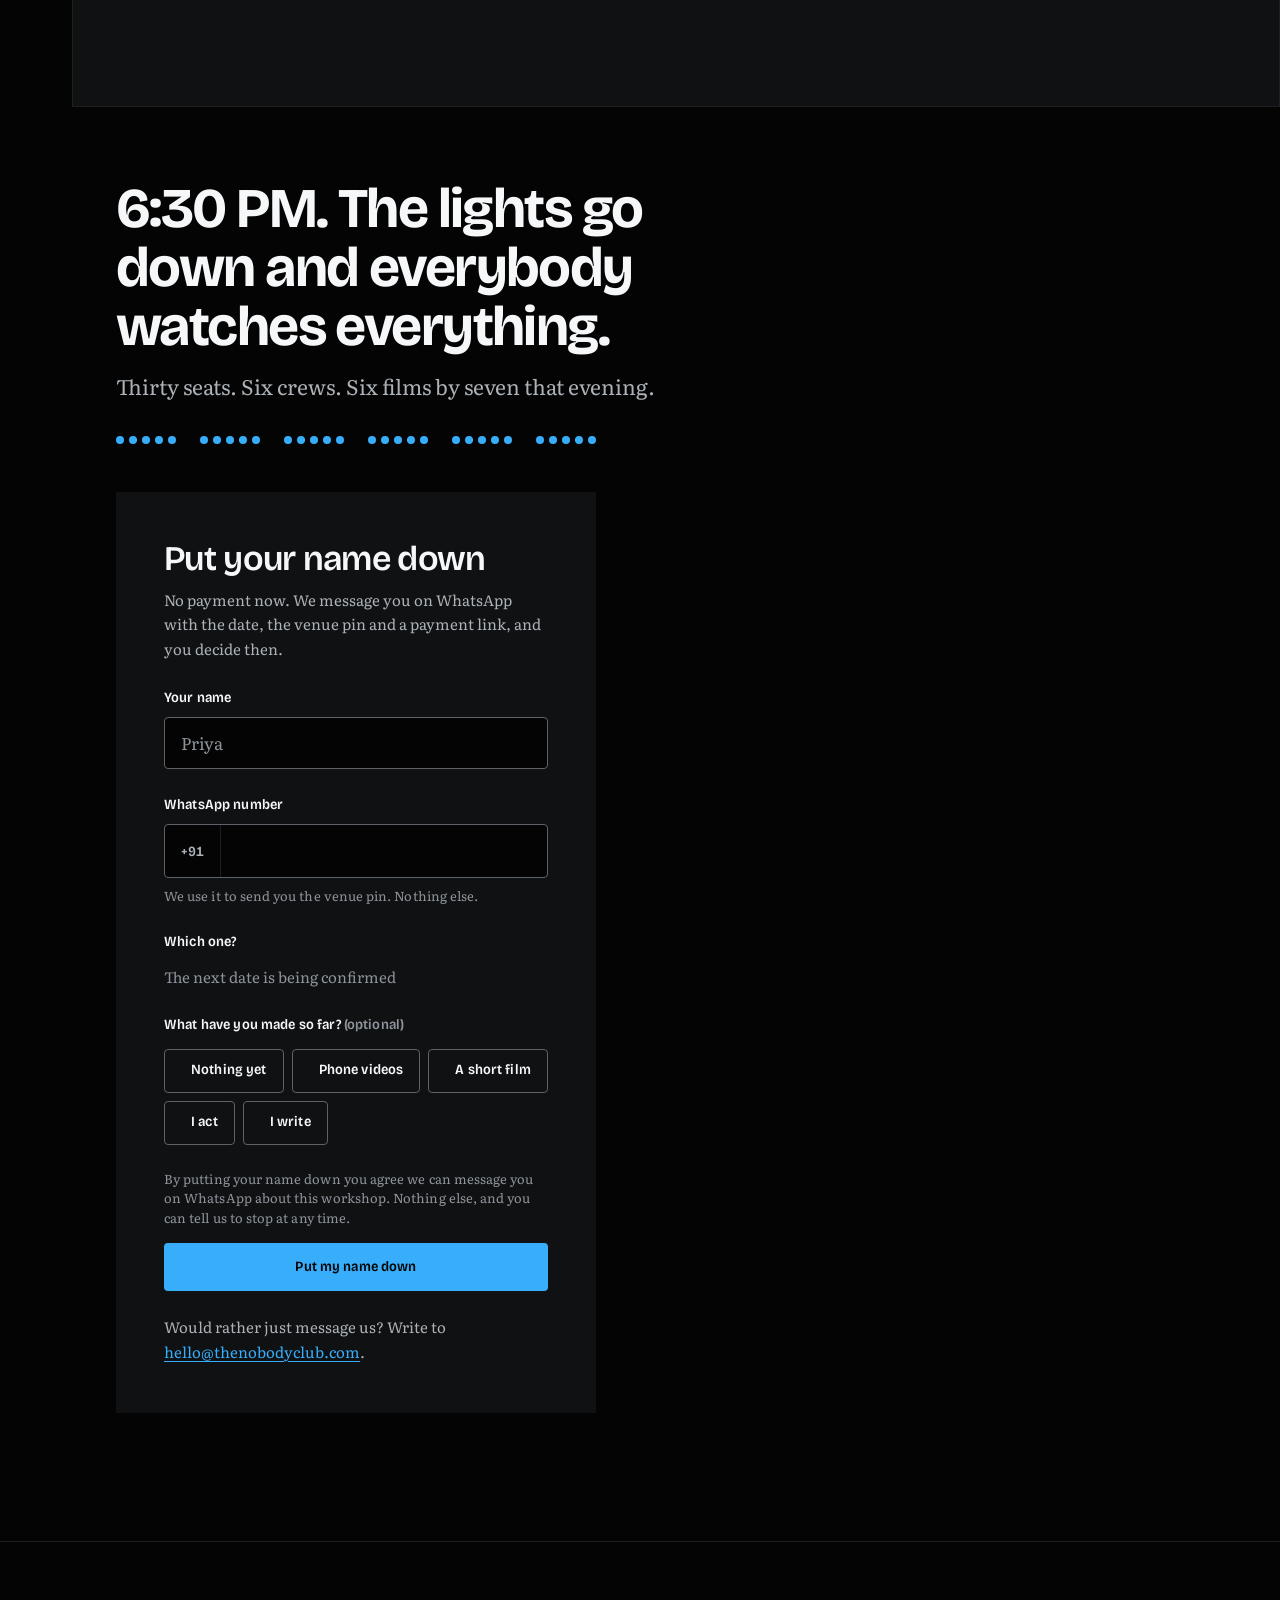
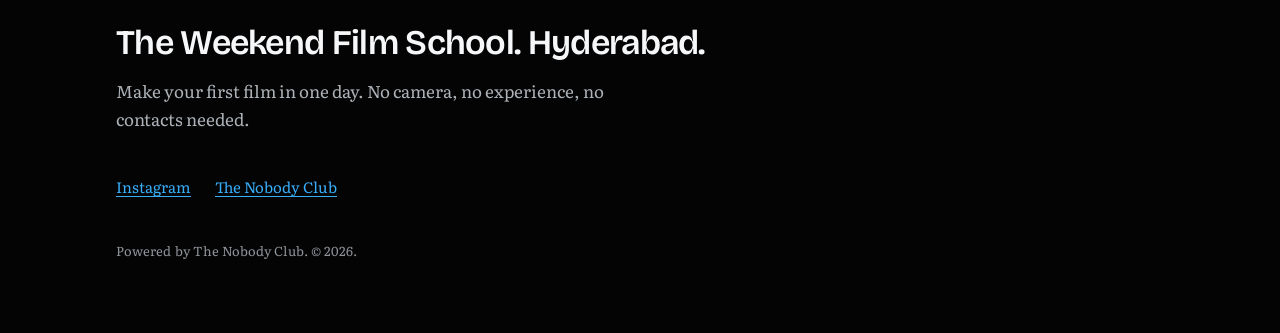
<file: saturday/index.html>
<!doctype html>
<html lang="en-IN">
<head>
<meta charset="utf-8">
<meta name="viewport" content="width=device-width, initial-scale=1">

<!-- Soft launch. This page is shared by hand and must not compete with
     index.html in search. saturday.js removes this line the moment
     config.landing.softLaunch is set to false. -->
<meta name="robots" content="noindex, nofollow" data-soft-launch>

<title>Make your first film in one day. Hyderabad. The Weekend Film School</title>
<meta name="description" content="One Saturday in Hyderabad. You arrive knowing nobody, join a crew of five, and by 7 PM your film is on a screen with your name in the credits. From ₹1,499.">
<link rel="canonical" href="https://www.thenobodyclub.com/filmschool/saturday/" data-canonical>

<meta name="theme-color" content="#FFFFFF" media="(prefers-color-scheme: light)">
<meta name="theme-color" content="#040404" media="(prefers-color-scheme: dark)">

<meta property="og:type" content="website">
<meta property="og:site_name" content="The Weekend Film School">
<meta property="og:title" content="You have directed four hundred films. You have released none of them.">
<meta property="og:description" content="One Saturday in Hyderabad. Ten in the morning to seven at night. By seven, one of them exists.">
<meta property="og:url" content="https://www.thenobodyclub.com/filmschool/saturday/" data-og-url>
<meta property="og:image" content="https://www.thenobodyclub.com/filmschool/saturday/assets/img/og-cover.png" data-og-image>
<meta property="og:image:width" content="1200">
<meta property="og:image:height" content="630">
<meta property="og:image:alt" content="The Weekend Film School. Make your first film in one day.">
<meta name="twitter:card" content="summary_large_image">

<link rel="icon" href="../assets/img/favicon.svg" type="image/svg+xml">

<link rel="preload" href="assets/fonts/BricolageGrotesque-subset.woff2" as="font" type="font/woff2" crossorigin>

<style>
/* ==========================================================================
   The Weekend Film School. saturday/
   One page. Its own design system. Shares nothing with the other six pages
   except assets/js/config.js, which the founder edits every week.

   Order: font faces, primitives, semantics, components, sections, motion.
   Nothing here reaches past this folder.
   ========================================================================== */

/* ------------------------------------------------------------------ fonts
   Subset and built by scripts/build-fonts.py. Axis ranges are limited to
   what this page sets, which is why two variable faces fit in 81 KB.
   Bricolage: opsz 13-96, wdth 75-100, wght 600-700.
   Literata:  opsz 8-24, wght 400-700.                                     */

@font-face {
  font-family: "Bricolage Grotesque";
  src: url("assets/fonts/BricolageGrotesque-subset.woff2") format("woff2");
  font-weight: 600 700;
  font-stretch: 75% 100%;
  font-display: swap;
}

@font-face {
  font-family: "Literata";
  src: url("assets/fonts/Literata-subset.woff2") format("woff2");
  font-weight: 400 700;
  font-display: swap;
}

/* Fallback metrics measured against the real faces, not guessed.
   size-adjust matches average advance width, which is what decides how many
   lines a paragraph takes, which is where font CLS actually comes from. */
@font-face {
  font-family: "Bricolage Fallback";
  src: local("Arial"), local("Helvetica Neue"), local("Roboto");
  size-adjust: 101.2%;
  ascent-override: 91.9%;
  descent-override: 26.7%;
  line-gap-override: 0%;
}

@font-face {
  font-family: "Literata Fallback";
  src: local("Georgia"), local("Times New Roman"), local("Noto Serif");
  size-adjust: 108.5%;
  ascent-override: 108.5%;
  descent-override: 28.4%;
  line-gap-override: 0%;
}

/* ------------------------------------------------------- layer 1: primitives
   Raw values. No meaning. Never referenced by a component.                */

:root {
  --c-white: #FFFFFF;
  --c-grey-97: #F5F7F9;
  --c-grey-95: #F2F5F7;
  --c-grey-90: #E5E8EC;
  --c-grey-88: #D9DDE0;
  --c-grey-75: #ACB2B7;
  --c-grey-65: #8D9399;
  --c-grey-62: #868D94;
  --c-grey-50: #666D73;
  --c-grey-48: #5D6269;
  --c-grey-42: #51575E;
  --c-grey-22: #1D2022;
  --c-grey-20: #151A20;
  --c-grey-15: #0F1113;
  --c-black: #040404;
  --c-azure-40: #0064BE;
  --c-azure-70: #38AEFA;
  --c-red-50: #BC0E18;
  --c-red-70: #F3705E;

  --f-display: "Bricolage Grotesque", "Bricolage Fallback", system-ui, sans-serif;
  --f-body: "Literata", "Literata Fallback", Georgia, serif;

  --sp-0: 0;
  --sp-1: 4px;
  --sp-2: 8px;
  --sp-3: 12px;
  --sp-4: 16px;
  --sp-5: 24px;
  --sp-6: 32px;
  --sp-7: 48px;
  --sp-8: 72px;
  --sp-9: 112px;
  --sp-10: 160px;

  --dur-1: 120ms;
  --dur-2: 220ms;
  --dur-3: 420ms;
  --dur-4: 700ms;

  --ease-out-quart: cubic-bezier(0.25, 1, 0.5, 1);
  --ease-out-expo: cubic-bezier(0.16, 1, 0.3, 1);
  --ease-in-quad: cubic-bezier(0.55, 0.085, 0.68, 0.53);

  --r-0: 0;
  --r-1: 4px;

  --w-hairline: 1px;
  --w-rule: 2px;
  --w-focus: 2px;
}

/* Authored in OKLCH, which is how every one of these was derived and
   contrast-checked. The hex above is the fallback. */
@supports (color: oklch(1 0 0)) {
  :root {
    --c-white: oklch(1 0 0);
    --c-grey-97: oklch(0.975 0.003 250);
    --c-grey-95: oklch(0.968 0.004 250);
    --c-grey-90: oklch(0.930 0.006 250);
    --c-grey-88: oklch(0.895 0.006 250);
    --c-grey-75: oklch(0.760 0.010 250);
    --c-grey-65: oklch(0.660 0.012 250);
    --c-grey-62: oklch(0.640 0.013 250);
    --c-grey-50: oklch(0.530 0.013 250);
    --c-grey-48: oklch(0.495 0.012 250);
    --c-grey-42: oklch(0.455 0.014 250);
    --c-grey-22: oklch(0.240 0.006 250);
    --c-grey-20: oklch(0.215 0.014 250);
    --c-grey-15: oklch(0.175 0.005 250);
    --c-black: oklch(0.11 0 0);
    --c-azure-40: oklch(0.500 0.170 250);
    --c-azure-70: oklch(0.720 0.150 242);
    --c-red-50: oklch(0.505 0.200 27);
    --c-red-70: oklch(0.700 0.165 30);
  }
}

/* -------------------------------------------------------- layer 2: semantic
   Roles. The layer components read. Act-scoped, so a component is written
   once and works in both halves of the page.                              */

[data-act="day"] {
  --surface: var(--c-white);
  --surface-raised: var(--c-grey-95);
  --surface-inset: var(--c-grey-90);
  --text: var(--c-grey-20);
  --text-secondary: var(--c-grey-42);
  --text-hint: var(--c-grey-50);
  --border-ui: var(--c-grey-62);
  --border-decorative: var(--c-grey-88);
  --accent: var(--c-azure-40);
  --accent-on: var(--c-white);
  --error: var(--c-red-50);
  --focus-ring: var(--c-azure-40);
  --leading-add: 0;
}

[data-act="night"] {
  --surface: var(--c-black);
  --surface-raised: var(--c-grey-15);
  --surface-inset: var(--c-grey-15);
  --text: var(--c-grey-97);
  --text-secondary: var(--c-grey-75);
  --text-hint: var(--c-grey-65);
  --border-ui: var(--c-grey-48);
  --border-decorative: var(--c-grey-22);
  --accent: var(--c-azure-70);
  --accent-on: var(--c-black);
  --error: var(--c-red-70);
  --focus-ring: var(--c-azure-70);
  /* Light type on dark reads lighter and needs the air. */
  --leading-add: 0.05;
}

:root {
  /* Declared here as well as per act, because body sits outside [data-act]
     and calc() with an undefined var silently invalidates the whole
     declaration, which would drop body copy to `normal` leading. */
  --leading-add: 0;

  --measure-body: 62ch;
  --measure-lead: 54ch;
  --measure-display: 16ch;

  --z-base: 0;
  --z-rail: 10;
  --z-sticky: 20;
  --z-header: 30;
  --z-dialog: 40;

  /* The 24px floor is what keeps the mobile rail's tap targets out of the
     copy. Do not lower it. */
  --pad: clamp(24px, 5vw, 40px);
  --shell: 1120px;

  /* Type scale. Minimum step ratio 1.25, capped at 6rem. */
  --fs-display-1: clamp(2.75rem, 1.55rem + 5.3vw, 5.5rem);
  --fs-timecode: clamp(2.5rem, 1.2rem + 5.8vw, 6rem);
  --fs-display-2: clamp(2rem, 1.35rem + 2.9vw, 3.5rem);
  --fs-display-3: clamp(1.5rem, 1.24rem + 1.15vw, 2.25rem);
  --fs-lead: clamp(1.125rem, 1.05rem + 0.33vw, 1.375rem);
  --fs-body: 1.0625rem;
  --fs-small: 0.9375rem;
  --fs-label: 0.875rem;
  --fs-micro: 0.8125rem;

  /* layer 3: component knobs */
  --btn-height: 48px;
  --btn-height-sm: 40px;
  --btn-pad-x: var(--sp-5);
  --field-height: 52px;
  --field-pad-x: var(--sp-4);
  --chip-height: 44px;
  --chip-pad-x: var(--sp-4);
  --rail-width: 72px;
  --rail-line: 2px;
  --rail-tick: 8px;
  --seatbar-height: 64px;
  --timecode-min-width: 7ch;
}

/* ------------------------------------------------------------------ reset */

*, *::before, *::after { box-sizing: border-box; }

html {
  /* clip, not hidden: it kills horizontal scroll without making html a
     scroll container, which would break the fixed rail and seat bar. */
  overflow-x: clip;
  -webkit-text-size-adjust: 100%;
  scroll-behavior: smooth;
  interpolate-size: allow-keywords;
}

body {
  margin: 0;
  background: var(--c-white);
  color: var(--text);
  font-family: var(--f-body);
  font-size: var(--fs-body);
  line-height: calc(1.6 + var(--leading-add));
  font-optical-sizing: auto;
  font-synthesis-weight: none;
  text-rendering: optimizeLegibility;
}

h1, h2, h3, h4, p, ul, ol, dl, dd, figure, blockquote { margin: 0; }
ul, ol { padding: 0; list-style: none; }
img, svg { display: block; max-width: 100%; }
img { height: auto; }
button, input, select, textarea { font: inherit; color: inherit; }

h1, h2, h3 {
  font-family: var(--f-display);
  font-weight: 700;
  font-stretch: 100%;
  text-wrap: balance;
}

h1 {
  font-size: var(--fs-display-1);
  line-height: 1.02;
  letter-spacing: -0.03em;
  max-width: var(--measure-display);
}

h2 {
  font-size: var(--fs-display-2);
  line-height: 1.06;
  letter-spacing: -0.028em;
  max-width: var(--measure-display);
}

h3 {
  font-size: var(--fs-display-3);
  font-weight: 600;
  line-height: 1.12;
  letter-spacing: -0.02em;
}

p {
  text-wrap: pretty;
  max-width: var(--measure-body);
}

p + p { margin-top: 1em; }
h2 + p, h3 + p, h2 + .lead { margin-top: 0.6em; }

/* Paragraph spacing is for prose. These two lay their paragraphs out with
   flex and grid, and the extra margin fights the gap. */
.masthead p, .slot p { margin-top: 0; }

.lead {
  font-size: var(--fs-lead);
  line-height: calc(1.5 + var(--leading-add));
  max-width: var(--measure-lead);
  color: var(--text-secondary);
}

/* The two small roles from the §10.2 table, whose tracking is otherwise easy
   to lose when a component only sets its size. */
.masthead__mark, .masthead__place, .rail__label, .btn, .seatbar__meta,
.field__label, .chips legend, .slot__id, .export__labels, .figure200__caption,
.rung__price, .bill__list, .chip span {
  letter-spacing: 0.01em;
}

.consent, .footer__colophon, .slot__alt, .field__hint, .field__error {
  font-size: var(--fs-micro);
  line-height: 1.5;
  letter-spacing: 0.005em;
}

strong, b { font-weight: 600; }

/* --------------------------------------------------------------- utilities */

.sr-only {
  position: absolute;
  width: 1px;
  height: 1px;
  margin: -1px;
  padding: 0;
  overflow: hidden;
  clip-path: inset(50%);
  white-space: nowrap;
  border: 0;
}

.shell {
  width: min(100% - 2 * var(--pad), var(--shell));
  margin-inline: auto;
}

/* Sections span the body content box, so anything that is not inside .shell
   is already full bleed. No 100vw trick, which would count the scrollbar. */
.bleed { width: 100%; }

/* Re-declared per act, not only on body: line-height inherits its computed
   value, so the night act's extra 0.05 only lands if it is set inside the
   element that carries the act. */
.act {
  background: var(--surface);
  color: var(--text);
  line-height: calc(1.6 + var(--leading-add));
}

/* ------------------------------------------------------------- skip link */

.skip {
  position: absolute;
  left: var(--sp-4);
  top: var(--sp-4);
  z-index: var(--z-dialog);
  transform: translateY(-200%);
  background: var(--c-white);
  color: var(--c-grey-20);
  padding: var(--sp-3) var(--sp-4);
  border-radius: var(--r-1);
  font-family: var(--f-display);
  font-size: var(--fs-label);
  font-weight: 600;
  text-decoration: none;
  box-shadow: 0 0 0 2px var(--c-azure-40);
}

.skip:focus { transform: translateY(0); }

/* ---------------------------------------------------------------- header */

.masthead {
  display: flex;
  align-items: center;
  justify-content: space-between;
  gap: var(--sp-4);
  min-height: 64px;
  padding-block: var(--sp-4);
  background: var(--surface);
  color: var(--text);
}

.masthead__mark,
.masthead__place {
  font-family: var(--f-display);
  font-size: var(--fs-label);
  font-weight: 600;
  font-stretch: 92%;
  line-height: 1.3;
}

/* The wordmark is set in caps because that is the wordmark. Nothing else on
   the page is, which is what keeps it from reading as an eyebrow. */
.masthead__mark { letter-spacing: 0.08em; text-transform: uppercase; }
.masthead__place { color: var(--text-secondary); }

/* ------------------------------------------------------------------- rail
   Real navigation, a landmark, and the page's identity. Under 1024px it is
   a 2px line with ticks and no text, costing zero reading width.          */

.rail {
  position: fixed;
  left: 0;
  top: 0;
  bottom: 0;
  z-index: var(--z-rail);
  display: flex;
  align-items: center;
  width: var(--rail-width);
  padding-left: 10px;
  pointer-events: none;
}

.rail__list {
  position: relative;
  display: flex;
  flex-direction: column;
  gap: var(--sp-3);
  pointer-events: auto;
}

/* The spine, and the accent filled to the active tick. --rail-progress is the
   only thing the script writes here; everything else is static. */
.rail__list::before,
.rail__list::after {
  content: "";
  position: absolute;
  left: 0;
  top: 0;
  width: var(--rail-line);
}

.rail__list::before { bottom: 0; background: var(--border-decorative); }

.rail__list::after {
  height: var(--rail-progress, 0);
  background: var(--accent);
  transition: height var(--dur-2) var(--ease-out-quart);
}

.rail__item { display: flex; }

/* The tick is 8px; the target around it is 44x44 and sits entirely inside
   the rail gutter, so it never reaches past the viewport or over content. */
.rail__link {
  position: relative;
  display: flex;
  align-items: center;
  width: 44px;
  min-height: 44px;
  text-decoration: none;
  color: var(--text);
}

.rail__tick {
  flex: none;
  width: var(--rail-tick);
  height: var(--rail-line);
  background: var(--c-grey-62);
}

.rail__link[aria-current="true"] .rail__tick {
  width: calc(var(--rail-tick) * 2.5);
  background: var(--accent);
}

.rail__label {
  position: absolute;
  pointer-events: none;
  left: calc(var(--rail-tick) + 24px);
  display: flex;
  align-items: baseline;
  gap: 0.5em;
  white-space: nowrap;
  font-family: var(--f-display);
  font-size: var(--fs-label);
  font-weight: 600;
  font-stretch: 92%;
  line-height: 1.3;
  letter-spacing: 0.01em;
  opacity: 0;
  transition: opacity 140ms var(--ease-out-quart);
}

.rail__time {
  font-weight: 600;
  font-stretch: 78%;
  font-variant-numeric: tabular-nums;
  font-feature-settings: "tnum" 1;
  color: var(--accent);
}

.rail__link[aria-current="true"] .rail__label { opacity: 1; }
.rail__link:hover .rail__label { opacity: 0.6; }

/* On focus and with no script, the label needs its own ground because it can
   sit over either surface. */
.rail__link:focus-visible .rail__label {
  opacity: 1;
  background: var(--c-white);
  color: var(--c-grey-20);
  padding: 2px 8px;
  margin: -2px -8px;
  border-radius: var(--r-1);
}

.rail__link:focus-visible .rail__time { color: var(--c-azure-40); }

.rail__link:focus-visible {
  outline: var(--w-focus) solid var(--focus-ring);
  outline-offset: 2px;
  border-radius: var(--r-1);
}

/* Under 1024px the rail is a line of ticks with no text. The target shrinks
   to 24px so it stays inside the page gutter and never steals a tap from
   the copy, which is why --pad has a 24px floor. */
@media (max-width: 1023px) {
  .rail { width: 24px; padding-left: 4px; }
  .rail__list { gap: var(--sp-1); }
  .rail__link { width: 20px; min-height: 24px; }
  .rail__label { display: none; }
  .rail__tick { width: 6px; }
  .rail__link[aria-current="true"] .rail__tick { width: 12px; }
  .rail__list::after { display: none; }
}

/* The rail gets its own gutter rather than sitting on top of the content, so
   full-bleed frames stop at its edge and it stays legible over anything.
   The gutter is padding on each surface, never on body, or the body colour
   would show through it and put a white stripe down the dark act.
   .act is never nested inside .act, so this cannot double up. */
@media (min-width: 1024px) {
  .act, .cut-band { padding-left: var(--rail-width); }
}

/* Between two sections there is no honest label to show, and the tick colour
   is the one that reads on both surfaces. */
.rail.is-between .rail__label { opacity: 0; }

/* -------------------------------------------------------------- seat bar */

.seatbar {
  position: fixed;
  left: 0;
  right: 0;
  bottom: 0;
  z-index: var(--z-sticky);
  display: flex;
  align-items: center;
  justify-content: space-between;
  gap: var(--sp-4);
  min-height: var(--seatbar-height);
  padding: var(--sp-3) var(--pad);
  padding-bottom: max(var(--sp-3), env(safe-area-inset-bottom));
  background: var(--surface);
  color: var(--text);
  box-shadow: 0 -1px 0 var(--border-ui);
  visibility: hidden;
  opacity: 0;
  transform: translateY(100%);
  transition: transform var(--dur-2) var(--ease-out-quart),
              opacity var(--dur-2) var(--ease-out-quart),
              visibility 0s linear var(--dur-2);
}

.seatbar.is-shown {
  visibility: visible;
  opacity: 1;
  transform: translateY(0);
  transition-delay: 0s;
}

.seatbar__meta {
  min-width: 0;
  font-family: var(--f-display);
  font-size: var(--fs-label);
  font-weight: 600;
  font-stretch: 92%;
  line-height: 1.3;
  font-variant-numeric: tabular-nums;
  font-feature-settings: "tnum" 1;
}

.seatbar .btn { flex: none; }

/* Under 480px the date and the price are the two facts worth the width. */
@media (max-width: 479px) {
  .seatbar__area { display: none; }
}

.seatbar__dot {
  display: inline-block;
  width: 8px;
  height: 8px;
  margin-right: 6px;
  border-radius: 50%;
  background: var(--accent);
  vertical-align: 0.02em;
}

@media (min-width: 1024px) {
  .seatbar {
    left: auto;
    right: var(--pad);
    bottom: var(--pad);
    gap: var(--sp-5);
    padding: var(--sp-3) var(--sp-4) var(--sp-3) var(--sp-5);
    box-shadow: 0 1px 0 var(--border-ui), 0 0 0 1px var(--border-ui);
  }
}

/* --------------------------------------------------------------- buttons */

.btn {
  display: inline-flex;
  align-items: center;
  justify-content: center;
  gap: var(--sp-2);
  min-height: var(--btn-height);
  padding-inline: var(--btn-pad-x);
  border: 0;
  border-radius: var(--r-1);
  background: var(--accent);
  color: var(--accent-on);
  font-family: var(--f-display);
  font-size: var(--fs-label);
  font-weight: 600;
  font-stretch: 92%;
  line-height: 1;
  letter-spacing: 0.01em;
  white-space: nowrap;
  text-decoration: none;
  cursor: pointer;
  transition: background-color var(--dur-1) var(--ease-out-quart),
              transform var(--dur-1) var(--ease-out-quart);
}

.btn--sm { min-height: var(--btn-height-sm); padding-inline: var(--sp-4); }

.btn--quiet {
  background: transparent;
  color: var(--text);
  box-shadow: inset 0 0 0 1px var(--border-ui);
}

@supports (color: oklch(from red l c h)) {
  .btn:hover { background: oklch(from var(--accent) calc(l + 0.06) c h); }
}

.btn:active { transform: scale(0.98); }

.btn:focus-visible {
  outline: var(--w-focus) solid var(--focus-ring);
  outline-offset: 2px;
  box-shadow: inset 0 0 0 1px var(--accent-on);
}

.btn[aria-disabled="true"], .btn:disabled {
  opacity: 0.48;
  cursor: not-allowed;
  transform: none;
}

.btn[aria-busy="true"] { pointer-events: none; }

.btn__bar {
  position: absolute;
  left: 0;
  right: 0;
  bottom: 0;
  height: 2px;
  overflow: hidden;
  background: color-mix(in oklab, var(--accent-on) 35%, transparent);
}

.btn__bar::after {
  content: "";
  position: absolute;
  inset: 0;
  width: 40%;
  background: var(--accent-on);
  animation: btn-indeterminate 900ms var(--ease-out-quart) infinite;
}

@keyframes btn-indeterminate {
  from { transform: translateX(-100%); }
  to { transform: translateX(350%); }
}

.btn--busy { position: relative; overflow: hidden; }

/* ------------------------------------------------------------------ links */

.link, .prose a {
  color: var(--accent);
  text-decoration: underline;
  text-decoration-thickness: 1px;
  text-underline-offset: 0.18em;
  text-decoration-skip-ink: all;
}

.link:hover, .prose a:hover { text-decoration-thickness: 2px; }

.link:focus-visible, .prose a:focus-visible {
  outline: var(--w-focus) solid var(--focus-ring);
  outline-offset: 2px;
  border-radius: 2px;
}

/* A link standing on its own is a control, not prose, so it carries a full
   target. Links inside a sentence keep the inline exception. */
.hero__actions .link,
.footer__links .link {
  display: inline-flex;
  align-items: center;
  min-height: 44px;
}

/* ------------------------------------------------------- image placeholder
   A frame that is honestly a frame. Exact aspect ratio, so the built layout
   is the final layout and CLS stays 0 when the photograph arrives.        */

/* The ratio comes from the slot's own data-ratio, so the frame and the label
   under it can never disagree. The one exception is the hero, which §14.3
   specifies as a 4:5 crop of the same 16:9 asset on phones. */
[data-ratio="16:9"] .slot { --slot-ratio: 16 / 9; }
[data-ratio="3:2"] .slot { --slot-ratio: 3 / 2; }
[data-ratio="1:1"] .slot { --slot-ratio: 1 / 1; }

@media (max-width: 767px) {
  .hero__frame .slot { --slot-ratio: 4 / 5; }
}

.slot {
  display: grid;
  place-content: center;
  gap: var(--sp-1);
  aspect-ratio: var(--slot-ratio, 16 / 9);
  padding: var(--sp-5);
  background: var(--surface-inset);
  box-shadow: inset 0 0 0 1px var(--border-decorative);
  text-align: center;
}

/* --text-secondary, not --text-hint: the hint token clears 4.5:1 on the base
   and raised surfaces but only reaches 4.27:1 on the inset fill these frames
   use, which is the one place the plan's own pair was computed against the
   wrong background. */
.slot__id {
  font-family: var(--f-display);
  font-size: var(--fs-label);
  font-weight: 600;
  font-stretch: 92%;
  color: var(--text-secondary);
}

.slot__alt {
  font-size: var(--fs-micro);
  color: var(--text-secondary);
  max-width: 46ch;
}

/* ------------------------------------------------------------------- hero */

/* The type-only hero from §14.5: headline, hairline, subtext and CTA. The
   photograph's slot sits under it, holding its exact ratio, so dropping a
   real frame in later costs no layout change. */
.hero {
  padding-top: clamp(var(--sp-6), 5vw, var(--sp-8));
}

.hero__frame { margin-top: clamp(var(--sp-7), 7vw, var(--sp-9)); }

.hero__title { max-width: 18ch; }

.hero__rule {
  width: 100%;
  height: var(--w-hairline);
  margin-block: clamp(var(--sp-5), 4vw, var(--sp-6));
  background: var(--border-decorative);
}

.hero__sub {
  font-size: var(--fs-lead);
  line-height: 1.5;
  max-width: var(--measure-lead);
  margin-bottom: clamp(var(--sp-5), 4vw, var(--sp-7));
}

.hero__actions {
  display: flex;
  flex-wrap: wrap;
  align-items: center;
  gap: var(--sp-5);
}

/* ------------------------------------------------- section rhythm by type
   Uniform section padding produces no pacing, so it varies by what the
   section is for.                                                         */

.s-argument { padding-block: clamp(72px, 9vw, 140px); }
.s-figure { padding-block: clamp(96px, 12vw, 180px); }
.s-questions { padding-block: clamp(64px, 7vw, 104px); }
.s-shelf { padding-block: clamp(56px, 6vw, 88px); }
.s-ask { padding-block: clamp(72px, 9vw, 120px) clamp(96px, 10vw, 160px); }

/* --------------------------------------------------- the four crossings-out */

.crossings { margin-top: clamp(var(--sp-7), 6vw, var(--sp-9)); }

.crossing + .crossing { margin-top: clamp(var(--sp-6), 4vw, var(--sp-7)); }

.crossing__struck {
  display: inline-block;
  position: relative;
  font-family: var(--f-display);
  font-size: var(--fs-display-3);
  font-weight: 600;
  line-height: 1.12;
  letter-spacing: -0.02em;
  color: var(--text-secondary);
  text-decoration: none;
}

.crossing__struck::after {
  content: "";
  position: absolute;
  left: 0;
  right: 0;
  top: 0.56em;
  height: var(--w-rule);
  background: var(--accent);
}

.crossing__answer {
  margin-top: 0.35em;
  max-width: var(--measure-body);
}

.crossings__turn {
  margin-top: clamp(var(--sp-7), 7vw, var(--sp-8));
  padding-top: clamp(var(--sp-6), 4vw, var(--sp-7));
  border-top: var(--w-hairline) solid var(--border-decorative);
  font-size: var(--fs-lead);
  line-height: 1.5;
  max-width: var(--measure-lead);
}

/* -------------------------------------------------------------- the day */

.day__intro { margin-bottom: clamp(var(--sp-7), 6vw, var(--sp-8)); }

/* The day drawn to scale. Each segment's width is its real duration, which
   is also how it silently proves the shoot is the biggest block. */
.daybar { margin-top: clamp(var(--sp-6), 4vw, var(--sp-7)); }

.daybar__track {
  display: flex;
  gap: 3px;
  height: 44px;
}

.daybar__seg {
  flex: var(--dur) 1 0;
  display: grid;
  place-content: center;
  min-width: 0;
  background: var(--surface-inset);
  box-shadow: inset 0 0 0 1px var(--border-decorative);
  font-family: var(--f-display);
  font-size: var(--fs-micro);
  font-weight: 600;
  font-stretch: 78%;
  color: var(--text-secondary);
  overflow: hidden;
}

.daybar__seg--shoot {
  background: var(--accent);
  color: var(--accent-on);
  box-shadow: none;
}

.daybar__legend {
  display: flex;
  flex-wrap: wrap;
  gap: var(--sp-2) var(--sp-5);
  margin-top: var(--sp-3);
  font-size: var(--fs-small);
  color: var(--text-secondary);
}

.daybar__legend b {
  font-family: var(--f-display);
  font-weight: 600;
  font-stretch: 92%;
  color: var(--text);
}

@media (max-width: 479px) {
  .daybar__seg { font-size: 0; }
}

/* Each block is tight inside and tall outside: the day should feel like it
   takes time to scroll through. */
.block {
  background: var(--surface);
  color: var(--text);
  padding-block: clamp(40px, 5vw, 72px);
  min-height: 70svh;
  display: flex;
  flex-direction: column;
  justify-content: center;
}

.block__inner {
  display: grid;
  gap: clamp(var(--sp-5), 4vw, var(--sp-7));
}


.timecode {
  display: block;
  font-family: var(--f-display);
  font-size: var(--fs-timecode);
  font-weight: 600;
  font-stretch: 75%;
  line-height: 0.95;
  letter-spacing: -0.02em;
  min-width: var(--timecode-min-width);
  font-variant-numeric: tabular-nums;
  font-feature-settings: "tnum" 1;
  color: var(--accent);
}

.block__name { margin-top: 0.15em; }
.block__body { margin-top: 0.7em; }

@media (min-width: 900px) {
  .block__inner {
    grid-template-columns: minmax(0, 1fr) minmax(0, 1fr);
    align-items: center;
  }
  .block--flip .block__frame { order: -1; }
  .block--wide .block__inner { grid-template-columns: minmax(0, 1fr); }
}

.day__lessons {
  margin-top: clamp(var(--sp-7), 6vw, var(--sp-8));
  padding-top: clamp(var(--sp-5), 4vw, var(--sp-6));
  border-top: var(--w-hairline) solid var(--border-decorative);
  font-size: var(--fs-lead);
  line-height: calc(1.5 + var(--leading-add));
  max-width: var(--measure-lead);
  color: var(--text-secondary);
}

/* ------------------------------------------------------------ the cut
   An empty band that exists only to hold the crossfade. It has to be taller
   than the viewport, because a surface can only crossfade while there is no
   text on it: no single colour is readable on both white and black.
   With no scroll timeline and under reduced motion it has no height at all
   and the two acts meet as a hard cut, which is a film cut and arguably
   better.                                                                 */

.cut-band { height: 0; background: var(--c-white); }

/* --------------------------------------------------------- the export bar */

/* The right-hand gap is where ". Exported." hangs, so the track stops short
   of the measure rather than pushing that text off the screen. */
.export {
  margin-top: clamp(var(--sp-6), 4vw, var(--sp-7));
  max-width: min(34rem, 100% - 72px);
}

.export__track {
  position: relative;
  height: var(--w-rule);
  background: var(--border-decorative);
  overflow: hidden;
}

.export__fill {
  position: absolute;
  inset: 0;
  background: var(--accent);
  transform-origin: left center;
}

.export__labels {
  display: flex;
  justify-content: space-between;
  gap: var(--sp-4);
  margin-top: var(--sp-2);
  font-family: var(--f-display);
  font-size: var(--fs-label);
  font-weight: 600;
  font-stretch: 78%;
  font-variant-numeric: tabular-nums;
  font-feature-settings: "tnum" 1;
  color: var(--text-secondary);
}

/* "Exported." hangs outside the label so it costs no width while it is
   invisible, which would otherwise push 6:15 off the end of the track. */
.export__end { position: relative; color: var(--accent); }

.export__done {
  position: absolute;
  left: 100%;
  white-space: nowrap;
}

/* ------------------------------------------------------- two hundred metres */

.figure200 {
  display: grid;
  justify-items: center;
  gap: var(--sp-5);
  text-align: center;
}

.figure200__head { margin-bottom: clamp(var(--sp-5), 4vw, var(--sp-6)); }

.figure200__plate {
  position: relative;
  width: min(100%, 640px);
  aspect-ratio: 1 / 1;
}


.figure200__circle {
  position: absolute;
  inset: 0;
  width: 100%;
  height: 100%;
}

.figure200__circle circle {
  fill: color-mix(in oklab, var(--accent) 12%, transparent);
  stroke: var(--accent);
  stroke-width: 2;
  vector-effect: non-scaling-stroke;
}

.figure200__caption {
  font-family: var(--f-display);
  font-size: var(--fs-label);
  font-weight: 600;
  font-stretch: 92%;
  color: var(--text-secondary);
}

.figure200 p { text-align: left; }

/* --------------------------------------------------------------- the bill */

.bill { margin-top: clamp(var(--sp-6), 5vw, var(--sp-8)); }

.bill__group + .bill__group {
  margin-top: clamp(var(--sp-6), 4vw, var(--sp-7));
  padding-top: clamp(var(--sp-5), 3vw, var(--sp-6));
  border-top: var(--w-hairline) solid var(--border-decorative);
}

/* §12 sets these bold, not as tracked small caps. Three uppercase labels
   would have been three eyebrows against a budget of zero. */
.bill__head {
  font-family: var(--f-display);
  font-size: var(--fs-lead);
  font-weight: 600;
  letter-spacing: -0.01em;
  color: var(--text);
  margin-bottom: var(--sp-4);
}

.bill__list li + li { margin-top: 0.45em; }
.bill__list li { max-width: var(--measure-body); }

.bill__note { max-width: var(--measure-body); }

.bill__dinner {
  margin-top: 0.6em;
  font-size: var(--fs-lead);
  color: var(--text-secondary);
}

/* ------------------------------------------------------------- the ladder
   Four steps, each indented one further than the last, so the ladder is a
   shape rather than a table.                                              */

.ladder { margin-top: clamp(var(--sp-6), 5vw, var(--sp-8)); }

.rung {
  --indent: 0px;
  margin-left: var(--indent);
  padding-block: clamp(var(--sp-4), 2.5vw, var(--sp-5));
  border-top: var(--w-hairline) solid var(--border-decorative);
  max-width: calc(var(--measure-body) + 8ch);
}

.rung:last-child { border-bottom: var(--w-hairline) solid var(--border-decorative); }

.rung__top {
  display: flex;
  align-items: baseline;
  justify-content: space-between;
  gap: var(--sp-4);
}

.rung__name {
  font-family: var(--f-display);
  font-size: var(--fs-display-3);
  font-weight: 600;
  line-height: 1.12;
  letter-spacing: -0.02em;
}

.rung__price {
  font-family: var(--f-display);
  font-size: var(--fs-label);
  font-weight: 600;
  font-stretch: 78%;
  font-variant-numeric: tabular-nums;
  font-feature-settings: "tnum" 1;
  color: var(--accent);
  white-space: nowrap;
}

.rung__body { margin-top: 0.35em; color: var(--text-secondary); }

.ladder__close {
  margin-top: clamp(var(--sp-6), 4vw, var(--sp-7));
  font-size: var(--fs-lead);
  line-height: calc(1.5 + var(--leading-add));
  max-width: var(--measure-lead);
}

@media (min-width: 768px) {
  .rung--2 { --indent: 4ch; }
  .rung--3 { --indent: 8ch; }
  .rung--4 { --indent: 12ch; }
}

/* ------------------------------------------------------------- questions */

.qa { margin-top: clamp(var(--sp-6), 5vw, var(--sp-7)); max-width: 44rem; }

.qa__item { border-top: var(--w-hairline) solid var(--border-decorative); }
.qa__item:first-child { border-top: 0; }

.qa__q {
  display: flex;
  align-items: baseline;
  gap: var(--sp-4);
  padding-block: var(--sp-5);
  cursor: pointer;
  list-style: none;
}

.qa__q::-webkit-details-marker { display: none; }

.qa__q h3 { flex: 1; font-size: clamp(1.125rem, 1.05rem + 0.5vw, 1.375rem); }

.qa__chevron {
  flex: none;
  width: 12px;
  height: 12px;
  margin-top: 0.35em;
  border-right: var(--w-rule) solid var(--accent);
  border-bottom: var(--w-rule) solid var(--accent);
  transform: rotate(45deg);
  transition: transform var(--dur-2) var(--ease-out-quart);
}

.qa__item[open] .qa__chevron { transform: rotate(225deg); }

.qa__q:focus-visible {
  outline: var(--w-focus) solid var(--focus-ring);
  outline-offset: -2px;
}

.qa__a { padding-bottom: var(--sp-5); }
.qa__a p { color: var(--text-secondary); }

@supports selector(::details-content) {
  .qa__item::details-content {
    block-size: 0;
    overflow: hidden;
    transition: block-size var(--dur-2) var(--ease-out-quart),
                content-visibility var(--dur-2) allow-discrete;
  }
  .qa__item[open]::details-content { block-size: auto; }
}

/* ----------------------------------------------------------- empty shelf */

.shelf {
  border-top: var(--w-hairline) solid var(--border-decorative);
  border-bottom: var(--w-hairline) solid var(--border-decorative);
}

.shelf p { margin-top: 0.6em; max-width: var(--measure-lead); font-size: var(--fs-lead); line-height: calc(1.5 + var(--leading-add)); }

/* ------------------------------------------------------------- the ask */

.ask__frame { margin-bottom: clamp(var(--sp-7), 6vw, var(--sp-8)); }

.ask__head { margin-bottom: clamp(var(--sp-6), 5vw, var(--sp-7)); }
.ask__scale { margin-top: 0.6em; font-size: var(--fs-lead); color: var(--text-secondary); }

/* Thirty seats, six crews of five. It makes the number legible in one
   glance at the moment somebody is deciding. */
.crews {
  display: flex;
  flex-wrap: wrap;
  gap: var(--sp-4) var(--sp-5);
  margin-top: var(--sp-6);
}

.crew {
  display: grid;
  grid-template-columns: repeat(5, 8px);
  gap: 5px;
}

.crew span {
  width: 8px;
  height: 8px;
  border-radius: 50%;
  background: var(--accent);
}

/* ---------------------------------------------------------------- form */

.form {
  max-width: 480px;
  padding: clamp(var(--sp-5), 4vw, var(--sp-7));
  background: var(--surface-raised);
}

.form__title { font-size: var(--fs-display-3); }
.form__intro { margin-top: 0.6em; color: var(--text-secondary); font-size: var(--fs-small); }

.field { margin-top: var(--sp-5); }

.field__label {
  display: block;
  margin-bottom: var(--sp-2);
  font-family: var(--f-display);
  font-size: var(--fs-label);
  font-weight: 600;
  font-stretch: 92%;
}

.field__optional { color: var(--text-hint); font-weight: 600; }

.field__hint {
  margin-top: var(--sp-2);
  font-size: var(--fs-micro);
  color: var(--text-hint);
}

.field__error {
  margin-top: var(--sp-2);
  font-size: var(--fs-micro);
  color: var(--error);
}

.field__error:empty { display: none; }

.input {
  width: 100%;
  min-height: var(--field-height);
  padding-inline: var(--field-pad-x);
  border: 1px solid var(--border-ui);
  border-radius: var(--r-1);
  background: var(--surface);
  color: var(--text);
  font-family: var(--f-body);
  font-size: var(--fs-body);
}

.input::placeholder { color: var(--text-hint); opacity: 1; }
.input:hover { border-color: var(--text-hint); }

.input:focus-visible {
  outline: var(--w-focus) solid var(--focus-ring);
  outline-offset: 2px;
  border-color: var(--accent);
}

.input[aria-invalid="true"], .input:user-invalid { border-width: 2px; border-color: var(--error); }

.tel {
  display: flex;
  align-items: stretch;
  border: 1px solid var(--border-ui);
  border-radius: var(--r-1);
  background: var(--surface);
}

/* The +91 prefix and the input are one control, so the ring goes round both.
   :has, not :focus-within, so it follows keyboard focus like everything else. */
.tel:has(.input:focus-visible) {
  outline: var(--w-focus) solid var(--focus-ring);
  outline-offset: 2px;
  border-color: var(--accent);
}

.tel__prefix {
  display: grid;
  place-content: center;
  padding-inline: var(--field-pad-x);
  border-right: 1px solid var(--border-decorative);
  font-family: var(--f-display);
  font-size: var(--fs-label);
  font-weight: 600;
  font-stretch: 92%;
  font-variant-numeric: tabular-nums;
  color: var(--text-secondary);
}

.tel .input {
  border: 0;
  border-radius: 0;
  background: transparent;
}

.tel .input:focus-visible { outline: 0; }
.tel:has(.input[aria-invalid="true"]) { border-width: 2px; border-color: var(--error); }

.hp {
  position: absolute;
  left: -9999px;
  width: 1px;
  height: 1px;
  overflow: hidden;
}

/* ---------------------------------------------------------------- chips */

/* The fieldset stays a block and the chips sit in their own flex row.
   A <legend> inside a flex container is a special box and browsers do not
   agree on where it goes. */
.chips {
  border: 0;
  margin-inline: 0;
  margin-bottom: 0;
  padding: 0;
  min-inline-size: 0;
}

.chips legend {
  padding: 0;
  margin-bottom: var(--sp-3);
  font-family: var(--f-display);
  font-size: var(--fs-label);
  font-weight: 600;
  font-stretch: 92%;
}

.chips__row {
  display: flex;
  flex-wrap: wrap;
  gap: var(--sp-2);
}

.chip { position: relative; display: inline-flex; }

.chip input {
  position: absolute;
  width: 1px;
  height: 1px;
  margin: 0;
  opacity: 0;
  clip-path: inset(50%);
}

.chip span {
  display: inline-flex;
  align-items: center;
  gap: var(--sp-2);
  min-height: var(--chip-height);
  padding-inline: var(--chip-pad-x);
  border: 1px solid var(--border-ui);
  border-radius: var(--r-1);
  font-family: var(--f-display);
  font-size: var(--fs-label);
  font-weight: 600;
  font-stretch: 92%;
  line-height: 1.2;
  cursor: pointer;
  transition: background-color var(--dur-2) var(--ease-out-quart),
              color var(--dur-2) var(--ease-out-quart);
}

.chip span::before {
  content: "";
  width: 0;
  height: 9px;
  border-right: var(--w-rule) solid currentColor;
  border-bottom: var(--w-rule) solid currentColor;
  transform: rotate(45deg) translate(-1px, -1px);
  opacity: 0;
  transition: opacity var(--dur-2) var(--ease-out-quart), width var(--dur-2) var(--ease-out-quart);
}

.chip input:checked + span {
  background: var(--accent);
  color: var(--accent-on);
  border-color: var(--accent);
}

/* Selection is never colour alone. */
.chip input:checked + span::before { width: 5px; opacity: 1; }
.chip input:hover + span { border-color: var(--text-hint); }

.chip input:focus-visible + span {
  outline: var(--w-focus) solid var(--focus-ring);
  outline-offset: 2px;
}

.chips__empty {
  font-size: var(--fs-small);
  color: var(--text-hint);
}

/* --------------------------------------------------------- consent, submit */

.consent {
  margin-top: var(--sp-5);
  font-size: var(--fs-micro);
  color: var(--text-hint);
  max-width: none;
}

.form__submit { margin-top: var(--sp-4); width: 100%; }

.form__alert {
  margin-top: var(--sp-4);
  padding: var(--sp-3) var(--sp-4);
  border-left: var(--w-rule) solid var(--error);
  background: var(--surface);
  font-size: var(--fs-small);
  color: var(--text);
}

.form__alert:empty { display: none; }

.form__aside {
  margin-top: var(--sp-5);
  font-size: var(--fs-small);
  color: var(--text-secondary);
}

.noscript-note {
  margin-top: var(--sp-4);
  padding: var(--sp-3) var(--sp-4);
  background: var(--surface);
  font-size: var(--fs-small);
}

/* --------------------------------------------------------- success panel */

.done { max-width: 480px; padding: clamp(var(--sp-5), 4vw, var(--sp-7)); background: var(--surface-raised); }
.done h3 { font-size: var(--fs-display-3); }
.done h3:focus-visible { outline: var(--w-focus) solid var(--focus-ring); outline-offset: 4px; }
.done p { margin-top: 0.6em; color: var(--text-secondary); }
.done__actions { display: flex; flex-wrap: wrap; align-items: center; gap: var(--sp-4); margin-top: var(--sp-6); }

/* --------------------------------------------------------------- footer */

.footer {
  padding-block: clamp(var(--sp-7), 6vw, var(--sp-8));
  border-top: var(--w-hairline) solid var(--border-decorative);
  background: var(--surface);
  color: var(--text);
}

.footer__name {
  font-family: var(--f-display);
  font-size: var(--fs-display-3);
  font-weight: 600;
  letter-spacing: -0.02em;
}

.footer__line { margin-top: 0.4em; color: var(--text-secondary); max-width: var(--measure-lead); }

.footer__links {
  display: flex;
  flex-wrap: wrap;
  gap: var(--sp-2) var(--sp-5);
  margin-top: var(--sp-6);
  font-size: var(--fs-small);
}

.footer__colophon {
  margin-top: var(--sp-6);
  font-size: var(--fs-micro);
  color: var(--text-hint);
}

/* Room for the seat bar so it never covers the last line of the footer. */
.footer { padding-bottom: calc(clamp(var(--sp-7), 6vw, var(--sp-8)) + var(--seatbar-height)); }

@media (min-width: 1024px) {
  .footer { padding-bottom: clamp(var(--sp-7), 6vw, var(--sp-8)); }
}

/* =========================================================== motion
   Five animations. Every one has a one-sentence reason, written where it
   is implemented. Nothing here gates the visibility of any content.      */

/* A1. The four strikes: the objection is literally being crossed out, so
   the motion is the meaning. Drawn already unless the script says
   otherwise, so a failed script leaves them struck. */
.js-strikes .crossing__struck::after {
  clip-path: inset(0 100% 0 0);
  transition: clip-path 320ms var(--ease-out-quart);
  transition-delay: calc(var(--strike-i, 0) * 90ms);
}

.js-strikes .crossing.is-struck .crossing__struck::after { clip-path: inset(0 0 0 0); }

@media (prefers-reduced-motion: reduce) {
  .js-strikes .crossing__struck::after { clip-path: inset(0 0 0 0); transition: none; }
}

@supports (animation-timeline: view()) {
  @media (prefers-reduced-motion: no-preference) {

    /* A2. The cut: the room actually goes dark at that hour, and the page's
       job is to make the day feel like a day. The band is taller than the
       viewport and the crossfade runs only across `contain`, the phase where
       the band is the only thing on screen. Before it the band is white and
       matches the day above; after it the band is black and matches the
       night below; so the seam is invisible at both ends. */
    .cut-band {
      height: 130svh;
      animation: cut-fade linear both;
      animation-timeline: view();
      animation-range: contain 0% contain 100%;
    }

    @keyframes cut-fade { to { background-color: var(--c-black); } }

    /* A3. The export bar: it is the hard deadline the whole business rests
       on, rendered as the one thing on the page that is running out. */
    .block--cut { view-timeline-name: --cut-block; view-timeline-axis: block; }

    .export__fill {
      transform: scaleX(0);
      animation: export-fill linear both;
      animation-timeline: --cut-block;
      animation-range: entry 60% cover 85%;
    }

    .export__done {
      opacity: 0;
      animation: export-done steps(1, end) both;
      animation-timeline: --cut-block;
      animation-range: entry 60% cover 85%;
    }

    @keyframes export-fill { to { transform: scaleX(1); } }
    @keyframes export-done { 92% { opacity: 0; } 100% { opacity: 1; } }
  }
}

/* A4 is the rail, and it is a 140ms opacity crossfade declared with the rail
   itself. A5 is press and focus, declared with the button. */

@media (prefers-reduced-motion: reduce) {
  html { scroll-behavior: auto; }
  *, *::before, *::after {
    animation-duration: 0.01ms !important;
    animation-iteration-count: 1 !important;
    transition-duration: 0.01ms !important;
  }
  .btn__bar::after { animation: none; width: 100%; }
}

/* ========================================================== forced colours */

@media (forced-colors: active) {
  .act, .block, .masthead, .footer, .seatbar, .form, .done, .slot {
    background: Canvas;
    color: CanvasText;
  }
  .link, .prose a, .timecode, .rung__price, .rail__time, .export__end { color: LinkText; }
  .btn { background: ButtonFace; color: ButtonText; border: 1px solid ButtonText; }
  .input, .tel, .chip span { border: 1px solid CanvasText; }
  .chip input:checked + span { background: Highlight; color: HighlightText; }
  .crossing__struck::after, .export__fill, .daybar__seg--shoot, .crew span { background: CanvasText; }
  .rail__tick { background: CanvasText; }
  .cut-veil { display: none; }
  .figure200__circle circle { stroke: CanvasText; fill: transparent; }
}
</style>

<script type="application/ld+json">
{
  "@context": "https://schema.org",
  "@type": "EducationalOrganization",
  "name": "The Weekend Film School",
  "url": "https://www.thenobodyclub.com/filmschool/saturday/",
  "description": "One Saturday in Hyderabad. You arrive knowing nobody, join a crew of five, and by 7 PM your film is on a screen with your name in the credits.",
  "areaServed": "Hyderabad, Telangana, India",
  "parentOrganization": {
    "@type": "Organization",
    "name": "The Nobody Club",
    "url": "https://www.thenobodyclub.com"
  }
}
</script>
</head>

<body>

<a class="skip" href="#main">Skip to the page</a>

<nav class="rail" aria-label="Sections" data-act="day">
  <ol class="rail__list">
    <li class="rail__item"><a class="rail__link" href="#crossings"><span class="rail__tick"></span><span class="rail__label">Before you arrive</span></a></li>
    <li class="rail__item"><a class="rail__link" href="#learn"><span class="rail__tick"></span><span class="rail__label"><b class="rail__time">10 AM</b> Learn</span></a></li>
    <li class="rail__item"><a class="rail__link" href="#shoot"><span class="rail__tick"></span><span class="rail__label"><b class="rail__time">12:30</b> Shoot</span></a></li>
    <li class="rail__item"><a class="rail__link" href="#cut"><span class="rail__tick"></span><span class="rail__label"><b class="rail__time">4:30</b> Cut</span></a></li>
    <li class="rail__item"><a class="rail__link" href="#screening"><span class="rail__tick"></span><span class="rail__label"><b class="rail__time">6:30</b> Screening</span></a></li>
    <li class="rail__item"><a class="rail__link" href="#bill"><span class="rail__tick"></span><span class="rail__label">The bill</span></a></li>
    <li class="rail__item"><a class="rail__link" href="#ladder"><span class="rail__tick"></span><span class="rail__label">What comes after</span></a></li>
    <li class="rail__item"><a class="rail__link" href="#questions"><span class="rail__tick"></span><span class="rail__label">Questions</span></a></li>
    <li class="rail__item"><a class="rail__link" href="#ask"><span class="rail__tick"></span><span class="rail__label">Put your name down</span></a></li>
  </ol>
</nav>

<header class="act" data-act="day">
  <div class="shell masthead">
    <p class="masthead__mark">The Weekend Film School</p>
    <p class="masthead__place">Hyderabad</p>
  </div>
</header>

<main id="main">

  <!-- 1. The hero ------------------------------------------------------ -->
  <section class="act hero" data-act="day" aria-labelledby="hero-title">
    <div class="shell">
      <h1 class="hero__title" id="hero-title">You have directed four hundred films. You have released none of them.</h1>
      <div class="hero__rule"></div>
      <p class="hero__sub">One Saturday in Hyderabad. Ten in the morning to seven at night. By seven, one of them exists.</p>
      <div class="hero__actions">
        <a class="btn" href="#ask" data-cta="hero">Put my name down</a>
        <a class="link" href="#the-day">See what the day looks like</a>
      </div>
    </div>
    <div class="hero__frame bleed" data-slot="hero-terrace-10am" data-ratio="16:9"
         data-alt="An empty cafe terrace at ten in the morning, chairs still stacked."></div>
  </section>

  <!-- 2. The four crossings-out ---------------------------------------- -->
  <section class="act s-argument" id="crossings" data-act="day" aria-labelledby="crossings-title">
    <div class="shell">
      <h2 id="crossings-title">Four things you were told you needed.</h2>

      <ol class="crossings">
        <li class="crossing" style="--strike-i:0">
          <s class="crossing__struck"><span class="sr-only">Crossed out: </span>You need a camera.</s>
          <p class="crossing__answer">The one in your pocket shoots 4K. Kubrick would have wept.</p>
        </li>
        <li class="crossing" style="--strike-i:1">
          <s class="crossing__struck"><span class="sr-only">Crossed out: </span>You need four years.</s>
          <p class="crossing__answer">You need one Saturday. And lunch money.</p>
        </li>
        <li class="crossing" style="--strike-i:2">
          <s class="crossing__struck"><span class="sr-only">Crossed out: </span>You need a crew.</s>
          <p class="crossing__answer">We hand you five strangers. By evening you will have a group chat.</p>
        </li>
        <li class="crossing" style="--strike-i:3">
          <s class="crossing__struck"><span class="sr-only">Crossed out: </span>You need to know somebody.</s>
          <p class="crossing__answer">You need to show up. That is genuinely the whole entry requirement.</p>
        </li>
      </ol>

      <p class="crossings__turn">What is actually missing is a crew, a deadline, a room, and somebody to watch it. None of those four are for sale anywhere in this city. So we sell exactly those four things, packaged as one Saturday.</p>
    </div>
  </section>

  <div data-seatbar-anchor aria-hidden="true"></div>

  <!-- 3. The day ------------------------------------------------------- -->
  <section id="the-day" aria-labelledby="day-title">

    <div class="act" data-act="day">
      <div class="shell day__intro">
        <h2 id="day-title">This is the whole day.</h2>
        <p class="lead">Nine hours, four blocks, one finished film. The export at 6:15 is a hard stop, and it is the only reason anybody finishes.</p>

        <figure class="daybar">
          <div class="daybar__track" aria-hidden="true">
            <div class="daybar__seg" style="--dur:120">2h</div>
            <div class="daybar__seg daybar__seg--shoot" style="--dur:225">3h 45m</div>
            <div class="daybar__seg" style="--dur:105">1h 45m</div>
            <div class="daybar__seg" style="--dur:45">45m</div>
          </div>
          <figcaption class="daybar__legend">
            <span><b>Learn</b> 2h</span>
            <span><b>Shoot</b> 3h 45m</span>
            <span><b>Cut</b> 1h 45m</span>
            <span><b>Screening</b> 45m</span>
            <span>Drawn to scale.</span>
          </figcaption>
        </figure>
      </div>

      <article class="block" id="learn">
        <div class="shell block__inner">
          <div class="block__text">
            <h3><span class="timecode">10 AM to 12</span> <span class="block__name">Learn</span></h3>
            <p class="block__body">Story, framing, sound, and the three shots every scene needs. Then crews are drawn from a hat. An actual hat.</p>
          </div>
          <div class="block__frame" data-slot="slips-in-a-hat" data-ratio="3:2"
               data-alt="A felt hat on a table, half full of folded paper slips."></div>
        </div>
      </article>

      <article class="block block--flip" id="shoot">
        <div class="shell block__inner">
          <div class="block__text">
            <h3><span class="timecode">12:30 to 4:15</span> <span class="block__name">Shoot</span></h3>
            <p class="block__body">Lunch, then a two page script, locked. Then shooting, all of it within two hundred metres. Nobody sits in traffic.</p>
          </div>
          <div class="block__frame" data-slot="phone-on-the-stairwell" data-ratio="3:2"
               data-alt="A phone clamped to a small tripod on a concrete stairwell, pointed up the stairs."></div>
        </div>
      </article>
    </div>

    <!-- The page goes dark here. -->
    <div class="cut-band" role="presentation" aria-hidden="true"></div>

    <div class="act" data-act="night">
      <article class="block block--wide block--cut" id="cut">
        <div class="shell block__inner">
          <div class="block__text">
            <h3><span class="timecode">4:30 to 6:15</span> <span class="block__name">Cut</span></h3>
            <p class="block__body">Edit, sound, music, titles with everyone's name in them. Hard export at 6:15. Somebody always asks for ten more minutes.</p>

            <div class="export" role="img" aria-label="The export deadline, 4:30 PM to 6:15 PM">
              <div class="export__track"><div class="export__fill"></div></div>
              <p class="export__labels"><span>4:30</span><span class="export__end">6:15<span class="export__done">. Exported.</span></span></p>
            </div>
          </div>
          <div class="block__frame" data-slot="the-cut-6-14" data-ratio="16:9"
               data-alt="A laptop open in a dark room at 6:14 PM, an editing timeline on the screen."></div>
        </div>
      </article>

      <article class="block" id="screening">
        <div class="shell block__inner">
          <div class="block__text">
            <h3><span class="timecode">6:30 to 7:15</span> <span class="block__name">Screening</span></h3>
            <p class="block__body">Everyone watches everything. Applause after every single film. At least one person films the screen.</p>
          </div>
          <div class="block__frame" data-slot="projected-rectangle" data-ratio="16:9"
               data-alt="A rectangle of projected light on a bare wall, empty chairs in front of it."></div>
        </div>
      </article>

      <div class="shell">
        <p class="day__lessons">Before the day, five short lessons land in your inbox. Story, frame, sound, performance, cut. Forty minutes each, included in the price, so nobody spends Saturday morning learning what a shot list is.</p>
      </div>
    </div>
  </section>

  <!-- 4. Two hundred metres -------------------------------------------- -->
  <section class="act s-figure" id="metres" data-act="night" aria-labelledby="metres-title">
    <div class="shell figure200">
      <div class="figure200__head">
        <h2 id="metres-title">Everything is shot within two hundred metres of the door.</h2>
        <p class="lead">The cafe, the terrace, the stairwell, the street outside.</p>
      </div>

      <div class="figure200__plate">
        <div data-slot="two-hundred-metres" data-ratio="1:1"
             data-alt="An aerial view of a dense Hyderabad block: rooftops, water tanks, one narrow lane."></div>
        <svg class="figure200__circle" viewBox="0 0 100 100" role="img"
             aria-label="A circle two hundred metres across, drawn over a block of the city. Everything is shot inside it.">
          <circle cx="50" cy="50" r="34"></circle>
        </svg>
      </div>

      <p class="figure200__caption">Two hundred metres. Everything inside the circle.</p>

      <p>It sounds like a limitation. It is the only reason the film gets finished by six, and it forces a real scene instead of a montage of establishing shots.</p>
    </div>
  </section>

  <!-- 5. The bill ------------------------------------------------------ -->
  <section class="act s-argument" id="bill" data-act="night" aria-labelledby="bill-title">
    <div class="shell">
      <h2 id="bill-title"><span data-founding-price>₹1,499</span> for the first two batches. Then <span data-standard-price>₹1,999</span>, and it stays there.</h2>
      <p class="bill__dinner">Roughly a nice dinner for two.</p>

      <div class="bill">
        <div class="bill__group">
          <h3 class="bill__head">What that pays for</h3>
          <ul class="bill__list">
            <li>The room, for nine hours.</li>
            <li>Two mentors in it all day, moving between crews.</li>
            <li>Five short lessons before the day, forty minutes each.</li>
            <li>Tea and snacks.</li>
            <li>Six crews. Six films.</li>
            <li>The screening, and a room that claps after every one.</li>
            <li>Your film, exported and sent to you. It stays yours.</li>
          </ul>
        </div>

        <div class="bill__group">
          <h3 class="bill__head">What it does not pay for</h3>
          <p class="bill__note">Lunch. Lunch is at the cafe, on your own bill. Their food is better than anything we would arrange, and it is why they give us the space.</p>
        </div>

        <div class="bill__group">
          <h3 class="bill__head">If you cannot come</h3>
          <p class="bill__note">Full refund up to seven days before. After that we have already paid the venue and the mentors, so we move you to the next batch instead.</p>
        </div>
      </div>
    </div>
  </section>

  <!-- 6. What comes after ---------------------------------------------- -->
  <section class="act s-argument" id="ladder" data-act="night" aria-labelledby="ladder-title">
    <div class="shell">
      <h2 id="ladder-title">Every level ends with a film that exists.</h2>

      <ol class="ladder">
        <li class="rung rung--1">
          <div class="rung__top"><h3 class="rung__name">The Weekend</h3><span class="rung__price">₹1,999</span></div>
          <p class="rung__body">One day, phones only. Two mentors in the room. Open to absolutely anyone.</p>
        </li>
        <li class="rung rung--2">
          <div class="rung__top"><h3 class="rung__name">The Month</h3><span class="rung__price">₹6,999</span></div>
          <p class="rung__body">Four weekends. One mentor attached to your crew for the whole month. Published with full credits.</p>
        </li>
        <li class="rung rung--3">
          <div class="rung__top"><h3 class="rung__name">The Intensive</h3><span class="rung__price">₹19,999</span></div>
          <p class="rung__body">Eight weekends. Real cameras, lights and sound kit, and a working industry professional with your crew throughout.</p>
        </li>
        <li class="rung rung--4">
          <div class="rung__top"><h3 class="rung__name">The Original</h3><span class="rung__price">Free</span></div>
          <p class="rung__body">Get good enough and we produce your film ourselves. Real budget, real crew, released on our channel. You direct. Selected, not sold.</p>
        </li>
      </ol>

      <p class="ladder__close">You only ever commit to the level you are standing on. Nothing here renews.</p>
    </div>
  </section>

  <!-- 7. Questions people actually ask ---------------------------------- -->
  <section class="act s-questions" id="questions" data-act="night" aria-labelledby="questions-title">
    <div class="shell">
      <h2 id="questions-title">Questions people actually ask</h2>

      <div class="qa">
        <details class="qa__item" open>
          <summary class="qa__q"><h3>I have never made anything. Is this for me?</h3><span class="qa__chevron" aria-hidden="true"></span></summary>
          <div class="qa__a prose"><p>Yes, and that is the whole point. The day is built for people with zero experience. If you have made films before you will still learn things, but you are not the person we designed it for.</p></div>
        </details>

        <details class="qa__item">
          <summary class="qa__q"><h3>Do I need a camera or any equipment?</h3><span class="qa__chevron" aria-hidden="true"></span></summary>
          <div class="qa__a prose"><p>No. Everything at the weekend and month levels is shot on phones. If someone in your crew owns a tripod or a clip mic they can bring it, but nothing is required.</p></div>
        </details>

        <details class="qa__item">
          <summary class="qa__q"><h3>Do I need to bring a team?</h3><span class="qa__chevron" aria-hidden="true"></span></summary>
          <div class="qa__a prose"><p>No. Most people come alone and we place them in a crew of five. If you want to bring your own team, you can do that too.</p></div>
        </details>

        <details class="qa__item">
          <summary class="qa__q"><h3>Who teaches?</h3><span class="qa__chevron" aria-hidden="true"></span></summary>
          <div class="qa__a prose"><p>Working professionals. Assistant directors, ad film directors, editors and theatre directors who do this for a living and teach on weekends. Two mentors per day, moving between the crews.</p></div>
        </details>

        <details class="qa__item">
          <summary class="qa__q"><h3>What if my film is bad?</h3><span class="qa__chevron" aria-hidden="true"></span></summary>
          <div class="qa__a prose">
            <p>It will be. So was everyone's, including the founder's, which is currently sitting in a folder marked do not open.</p>
            <p>The point is that it exists, you finished it, and you now know exactly what you would fix. That last part is the whole education.</p>
          </div>
        </details>

        <details class="qa__item">
          <summary class="qa__q"><h3>What do I bring?</h3><span class="qa__chevron" aria-hidden="true"></span></summary>
          <div class="qa__a prose"><p>A charged phone, its charger, and a power bank if you own one. Lunch money. For the AI Sunday, a laptop. That is the whole list.</p></div>
        </details>
      </div>
    </div>
  </section>

  <!-- 8. The empty shelf ------------------------------------------------ -->
  <section class="act s-shelf shelf" id="shelf" data-act="night" aria-labelledby="shelf-title">
    <div class="shell">
      <h2 id="shelf-title">There are no student films on this page yet.</h2>
      <p>The first batch has not run. When it has, the films go here, uncut, with everyone's name on them. Nothing will be quietly reshot later.</p>
    </div>
  </section>

  <!-- 9. Put your name down --------------------------------------------- -->
  <section class="act s-ask" id="ask" data-act="night" aria-labelledby="ask-title">
    <div class="ask__frame bleed" data-slot="projected-rectangle" data-ratio="16:9"
         data-alt="A rectangle of projected light on a bare wall, empty chairs in front of it."></div>

    <div class="shell">
      <div class="ask__head">
        <h2 id="ask-title">6:30 PM. The lights go down and everybody watches everything.</h2>
        <p class="ask__scale">Thirty seats. Six crews. Six films by seven that evening.</p>

        <div class="crews" aria-hidden="true">
          <div class="crew"><span></span><span></span><span></span><span></span><span></span></div>
          <div class="crew"><span></span><span></span><span></span><span></span><span></span></div>
          <div class="crew"><span></span><span></span><span></span><span></span><span></span></div>
          <div class="crew"><span></span><span></span><span></span><span></span><span></span></div>
          <div class="crew"><span></span><span></span><span></span><span></span><span></span></div>
          <div class="crew"><span></span><span></span><span></span><span></span><span></span></div>
        </div>
      </div>

      <form class="form" id="lead-form" novalidate>
        <h3 class="form__title">Put your name down</h3>
        <p class="form__intro">No payment now. We message you on WhatsApp with the date, the venue pin and a payment link, and you decide then.</p>

        <div class="field">
          <label class="field__label" for="lead-name">Your name</label>
          <input class="input" id="lead-name" name="name" type="text" required
                 autocomplete="name" autocapitalize="words" maxlength="80"
                 enterkeyhint="next" placeholder="Priya" aria-describedby="lead-name-error">
          <p class="field__error" id="lead-name-error" role="alert"></p>
        </div>

        <div class="field">
          <label class="field__label" for="lead-phone">WhatsApp number<span class="sr-only">, plus 91</span></label>
          <div class="tel">
            <span class="tel__prefix" aria-hidden="true">+91</span>
            <input class="input" id="lead-phone" name="phone" type="tel" required
                   inputmode="numeric" autocomplete="tel-national" maxlength="14"
                   enterkeyhint="done" aria-describedby="lead-phone-hint lead-phone-error">
          </div>
          <p class="field__hint" id="lead-phone-hint">We use it to send you the venue pin. Nothing else.</p>
          <p class="field__error" id="lead-phone-error" role="alert"></p>
        </div>

        <fieldset class="field chips">
          <legend>Which one?</legend>
          <div class="chips__row" data-which>
            <label class="chip"><input type="radio" name="preference" value="either" checked><span>Whichever fills first</span></label>
          </div>
        </fieldset>

        <fieldset class="field chips">
          <legend>What have you made so far? <span class="field__optional">(optional)</span></legend>
          <div class="chips__row">
            <label class="chip"><input type="radio" name="experience" value="nothing"><span>Nothing yet</span></label>
            <label class="chip"><input type="radio" name="experience" value="phone_videos"><span>Phone videos</span></label>
            <label class="chip"><input type="radio" name="experience" value="short_film"><span>A short film</span></label>
            <label class="chip"><input type="radio" name="experience" value="acting"><span>I act</span></label>
            <label class="chip"><input type="radio" name="experience" value="writing"><span>I write</span></label>
          </div>
        </fieldset>

        <div class="hp" aria-hidden="true">
          <label for="hp_company">Company</label>
          <input id="hp_company" name="hp_company" type="text" tabindex="-1" autocomplete="off">
        </div>
        <input type="hidden" name="ts" value="">

        <p class="consent">By putting your name down you agree we can message you on WhatsApp about this workshop. Nothing else, and you can tell us to stop at any time.</p>

        <button class="btn form__submit" type="submit" data-cta="ask">Put my name down</button>

        <p class="form__alert" id="lead-alert" role="alert" tabindex="-1"></p>

        <noscript>
          <p class="noscript-note">This form needs JavaScript to send. Write to <a class="link" href="mailto:hello@thenobodyclub.com">hello@thenobodyclub.com</a> with your name and number and we will put you down by hand.</p>
        </noscript>

        <!-- Both routes are in the HTML rather than injected: this is the
             no-script path, the backend-down path, and a preference. -->
        <p class="form__aside">Would rather just message us? Write to <a class="link" href="mailto:hello@thenobodyclub.com" data-link="email" data-text="email">hello@thenobodyclub.com</a><span data-link-hide>, or <a class="link" href="#" data-link="whatsappEnquiry">message us on WhatsApp</a></span>.</p>
      </form>

      <div class="done" id="lead-done" hidden></div>
    </div>
  </section>

</main>

<footer class="act footer" data-act="night">
  <div class="shell">
    <p class="footer__name">The Weekend Film School. Hyderabad.</p>
    <p class="footer__line">Make your first film in one day. No camera, no experience, no contacts needed.</p>
    <p class="footer__links">
      <span data-link-hide><a class="link" href="#" data-link="whatsappChannel">WhatsApp channel</a></span>
      <span data-link-hide><a class="link" href="#" data-link="instagram">Instagram</a></span>
      <span data-link-hide><a class="link" href="#" data-link="nobodyClub">The Nobody Club</a></span>
    </p>
    <p class="footer__colophon">Powered by The Nobody Club. &copy; <span data-year>2026</span>.</p>
  </div>
</footer>

<div class="seatbar" id="seatbar" data-act="day">
  <p class="seatbar__meta" data-seatbar-meta></p>
  <a class="btn btn--sm" href="#ask" data-cta="seatbar">Put my name down</a>
</div>

<script src="../assets/js/config.js" defer></script>
<script src="assets/js/saturday.js" defer></script>
</body>
</html>
</file>
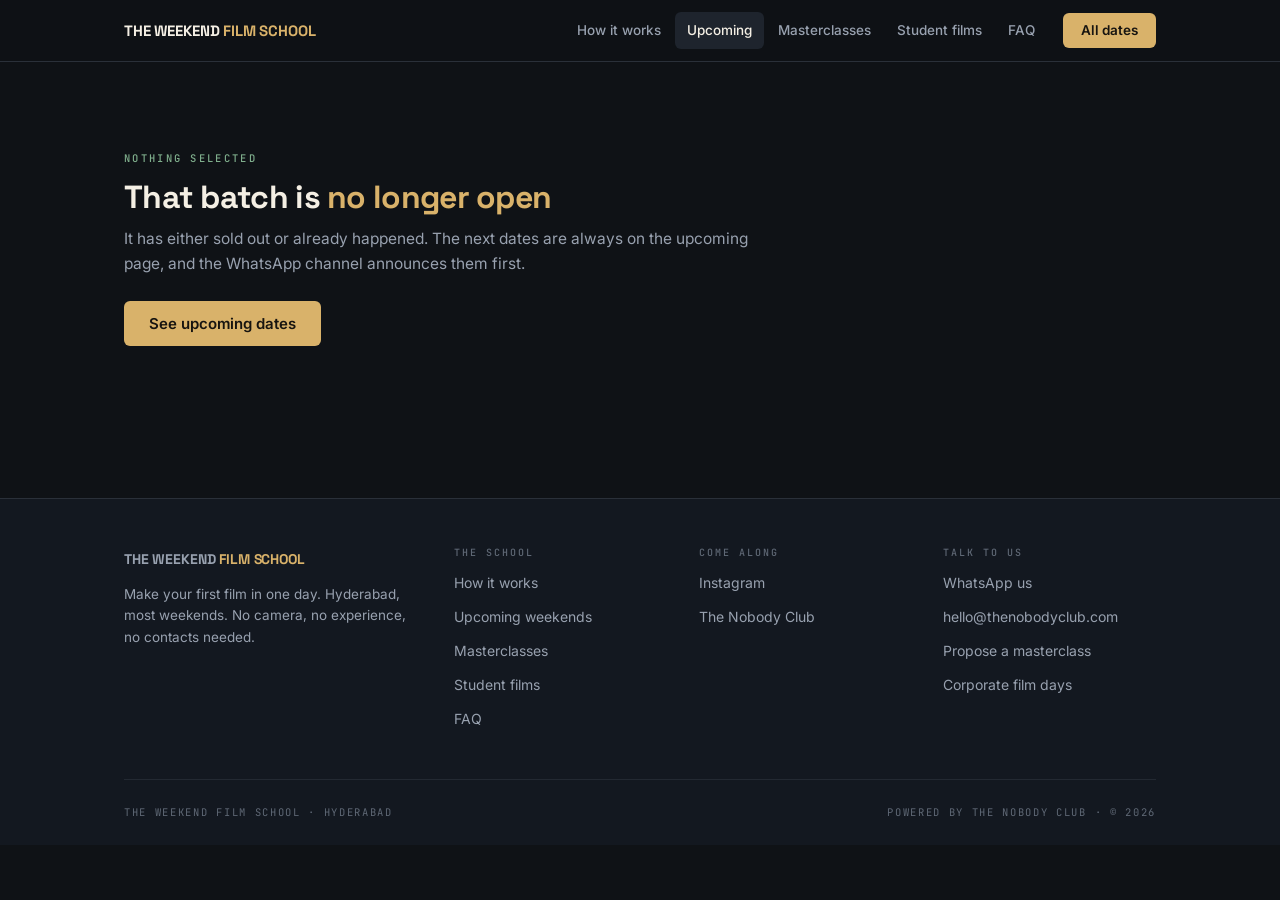
<file: book.html>
<!DOCTYPE html>
<html lang="en-IN">
<head>
<meta charset="UTF-8">
<meta name="viewport" content="width=device-width, initial-scale=1">
<title>Book your seat — The Weekend Film School</title>
<meta name="description" content="Confirm your seat for a one-day filmmaking workshop in Hyderabad. Pay, join the batch WhatsApp group, watch five short lessons, show up on the day.">
<link rel="canonical" href="https://www.thenobodyclub.com/filmschool/book.html">
<meta name="robots" content="noindex, follow">
<meta name="theme-color" content="#0f1216">

<link rel="icon" href="assets/img/favicon.svg" type="image/svg+xml">
<link rel="preconnect" href="https://fonts.googleapis.com">
<link rel="preconnect" href="https://fonts.gstatic.com" crossorigin>
<link rel="stylesheet" href="https://fonts.googleapis.com/css2?family=Space+Grotesk:wght@500;700&family=Inter:wght@400;500;600&family=JetBrains+Mono:wght@400;500&display=swap">
<link rel="stylesheet" href="assets/css/site.css">
</head>

<body data-page="dates" data-book-page>
<a class="skip-link" href="#main">Skip to content</a>

<header class="site-header">
  <div class="wrap">
    <a class="logo" href="index.html">THE WEEKEND <span>FILM SCHOOL</span></a>
    <button class="nav-toggle" type="button" aria-expanded="false" aria-controls="site-nav" aria-label="Open menu">
      <svg class="icon-open" viewBox="0 0 24 24" fill="none" stroke="currentColor" stroke-width="2" aria-hidden="true"><path d="M3 6h18M3 12h18M3 18h18"/></svg>
      <svg class="icon-close" viewBox="0 0 24 24" fill="none" stroke="currentColor" stroke-width="2" aria-hidden="true"><path d="M6 6l12 12M18 6L6 18"/></svg>
    </button>
    <nav class="nav" id="site-nav" data-open="false" aria-label="Main">
      <ul>
        <li><a href="index.html" data-nav="home">How it works</a></li>
        <li><a href="dates.html" data-nav="dates">Upcoming</a></li>
        <li><a href="masterclasses.html" data-nav="masterclasses">Masterclasses</a></li>
        <li><a href="films.html" data-nav="films">Student films</a></li>
        <li><a href="faq.html" data-nav="faq">FAQ</a></li>
      </ul>
      <a class="nav-cta" href="dates.html">All dates</a>
    </nav>
    <a class="btn btn-primary btn-header" href="dates.html">All dates</a>
  </div>
</header>

<main id="main">

  <!-- Shown when the ?w= workshop is missing, sold out or already past -->
  <section class="band" data-book-missing hidden>
    <div class="wrap">
      <div class="section-head">
        <p class="eyebrow">Nothing selected</p>
        <h2>That batch is <span class="y">no longer open</span></h2>
        <p class="sublede">It has either sold out or already happened. The next dates are always on the upcoming page, and the WhatsApp channel announces them first.</p>
      </div>
      <div class="btn-row mt-0">
        <a class="btn btn-primary" href="dates.html">See upcoming dates</a>
        <a class="btn btn-ghost" data-link="whatsappChannel">Join the WhatsApp channel</a>
      </div>
    </div>
  </section>

  <!-- The booking detail -->
  <div data-book-detail hidden>

    <section class="hero" style="padding-bottom:32px">
      <div class="wrap">
        <p class="kicker">Confirm your seat</p>
        <h1 data-book-title>Loading…</h1>
        <p class="lede" data-book-note></p>
      </div>
    </section>

    <section class="band">
      <div class="wrap">
        <div class="book-grid">

          <div>
            <div class="section-head">
              <p class="eyebrow">How booking works</p>
              <h2>Four steps, <span class="y">about two minutes</span></h2>
            </div>

            <div class="steps">
              <div class="step-item">
                <div>
                  <h4>Pay for the seat</h4>
                  <p>Card, UPI or netbanking through Razorpay. Seats are held only once payment lands, and they do go.</p>
                </div>
              </div>
              <div class="step-item">
                <div>
                  <h4>You get the five lessons</h4>
                  <p>Story, frame, sound, performance, cut. Forty minutes each, included in the price. Watch them before the day so the classroom time goes to the parts you cannot learn alone.</p>
                </div>
              </div>
              <div class="step-item">
                <div>
                  <h4>Three days before, you get the group</h4>
                  <p>A WhatsApp group for your batch, with the venue pin, the timings and who else is coming.</p>
                </div>
              </div>
              <div class="step-item">
                <div>
                  <h4>You show up and make a film</h4>
                  <p>Ten in the morning to seven at night. Crews from a hat, script by half twelve, export at 6:15, everybody watches everything at 6:30.</p>
                </div>
              </div>
            </div>

            <div class="section-head mt-7">
              <p class="eyebrow">Bring</p>
              <h2>Almost <span class="y">nothing</span></h2>
            </div>
            <ul class="checklist">
              <li>A charged phone, and its charger. A power bank if you own one.</li>
              <li>A laptop, only if this is the AI Sunday.</li>
              <li>Lunch money. Lunch is at the cafe, on your own bill.</li>
              <li>No camera, no experience, no contacts, no team. Those are all our problem.</li>
            </ul>
          </div>

          <aside class="card book-summary">
            <span class="badge" data-book-track></span>
            <h3 class="mt-3" data-book-title>Loading…</h3>

            <div class="mt-4">
              <div class="price-line"><span class="k">When</span><span class="v" data-book-date></span></div>
              <div class="price-line"><span class="k">Time</span><span class="v" data-book-time></span></div>
              <div class="price-line"><span class="k">Where</span><span class="v" data-book-venue></span></div>
              <div class="price-line"><span class="k">Availability</span><span class="v" data-book-seats></span></div>
              <div class="price-line"><span class="k">You pay</span><span class="v total" data-book-total></span></div>
            </div>

            <a class="btn btn-primary btn-block mt-5" data-book-pay href="#">Pay and confirm my seat</a>

            <p class="small text-dim mt-3" data-book-fallback hidden>
              Online payment is not live for this batch yet, so we take bookings on WhatsApp and send you a payment link there. It takes about a minute.
            </p>

            <p class="small text-dim mt-3">
              Full refund up to seven days before the day. After that we move you to the next batch instead.
            </p>
            <p class="small text-dim mt-3">
              Questions first? <a class="y" data-link="whatsappEnquiry">Message us</a> — we reply within a day.
            </p>
          </aside>

        </div>
      </div>
    </section>

  </div>

</main>

<footer class="site-footer">
  <div class="wrap">
    <div class="footer-grid">
      <div>
        <a class="logo" href="index.html">THE WEEKEND <span>FILM SCHOOL</span></a>
        <p class="blurb">Make your first film in one day. Hyderabad, most weekends. No camera, no experience, no contacts needed.</p>
      </div>
      <div>
        <h4>The school</h4>
        <ul>
          <li><a href="index.html">How it works</a></li>
          <li><a href="dates.html">Upcoming weekends</a></li>
          <li><a href="masterclasses.html">Masterclasses</a></li>
          <li><a href="films.html">Student films</a></li>
          <li><a href="faq.html">FAQ</a></li>
        </ul>
      </div>
      <div>
        <h4>Come along</h4>
        <ul>
          <li data-link-hide><a data-link="whatsappChannel">WhatsApp channel</a></li>
          <li data-link-hide><a data-link="instagram">Instagram</a></li>
          <li data-link-hide><a data-link="youtube">YouTube</a></li>
          <li data-link-hide><a data-link="nobodyClub">The Nobody Club</a></li>
        </ul>
      </div>
      <div>
        <h4>Talk to us</h4>
        <ul>
          <li data-link-hide><a data-link="whatsappEnquiry">WhatsApp us</a></li>
          <li data-link-hide><a data-link="email" data-text="email">hello@thenobodyclub.com</a></li>
          <li><a href="masterclasses.html#propose">Propose a masterclass</a></li>
          <li><a href="dates.html#corporate">Corporate film days</a></li>
        </ul>
      </div>
    </div>
    <div class="colophon">
      <span>The Weekend Film School · Hyderabad</span>
      <span>Powered by The Nobody Club · © <span data-year>2026</span></span>
    </div>
  </div>
</footer>

<script src="assets/js/config.js"></script>
<script src="assets/js/site.js"></script>
</body>
</html>
</file>
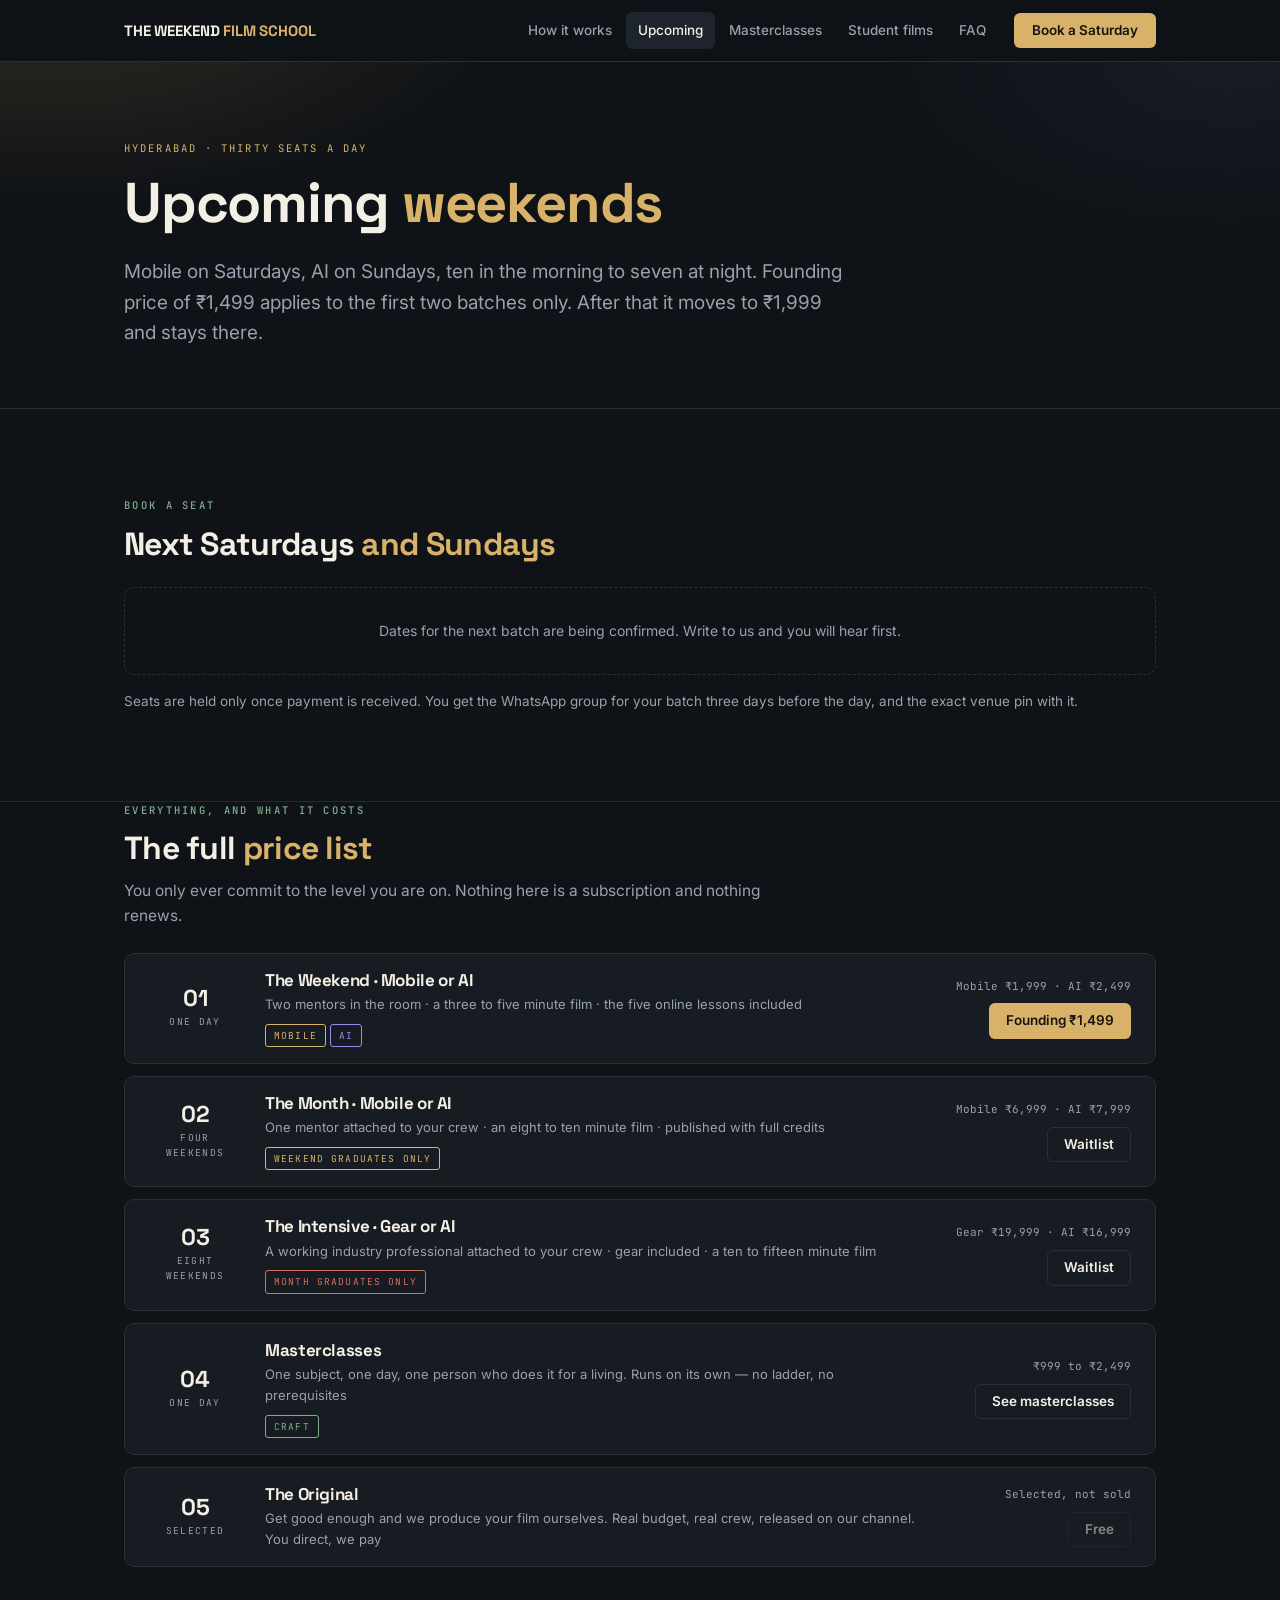
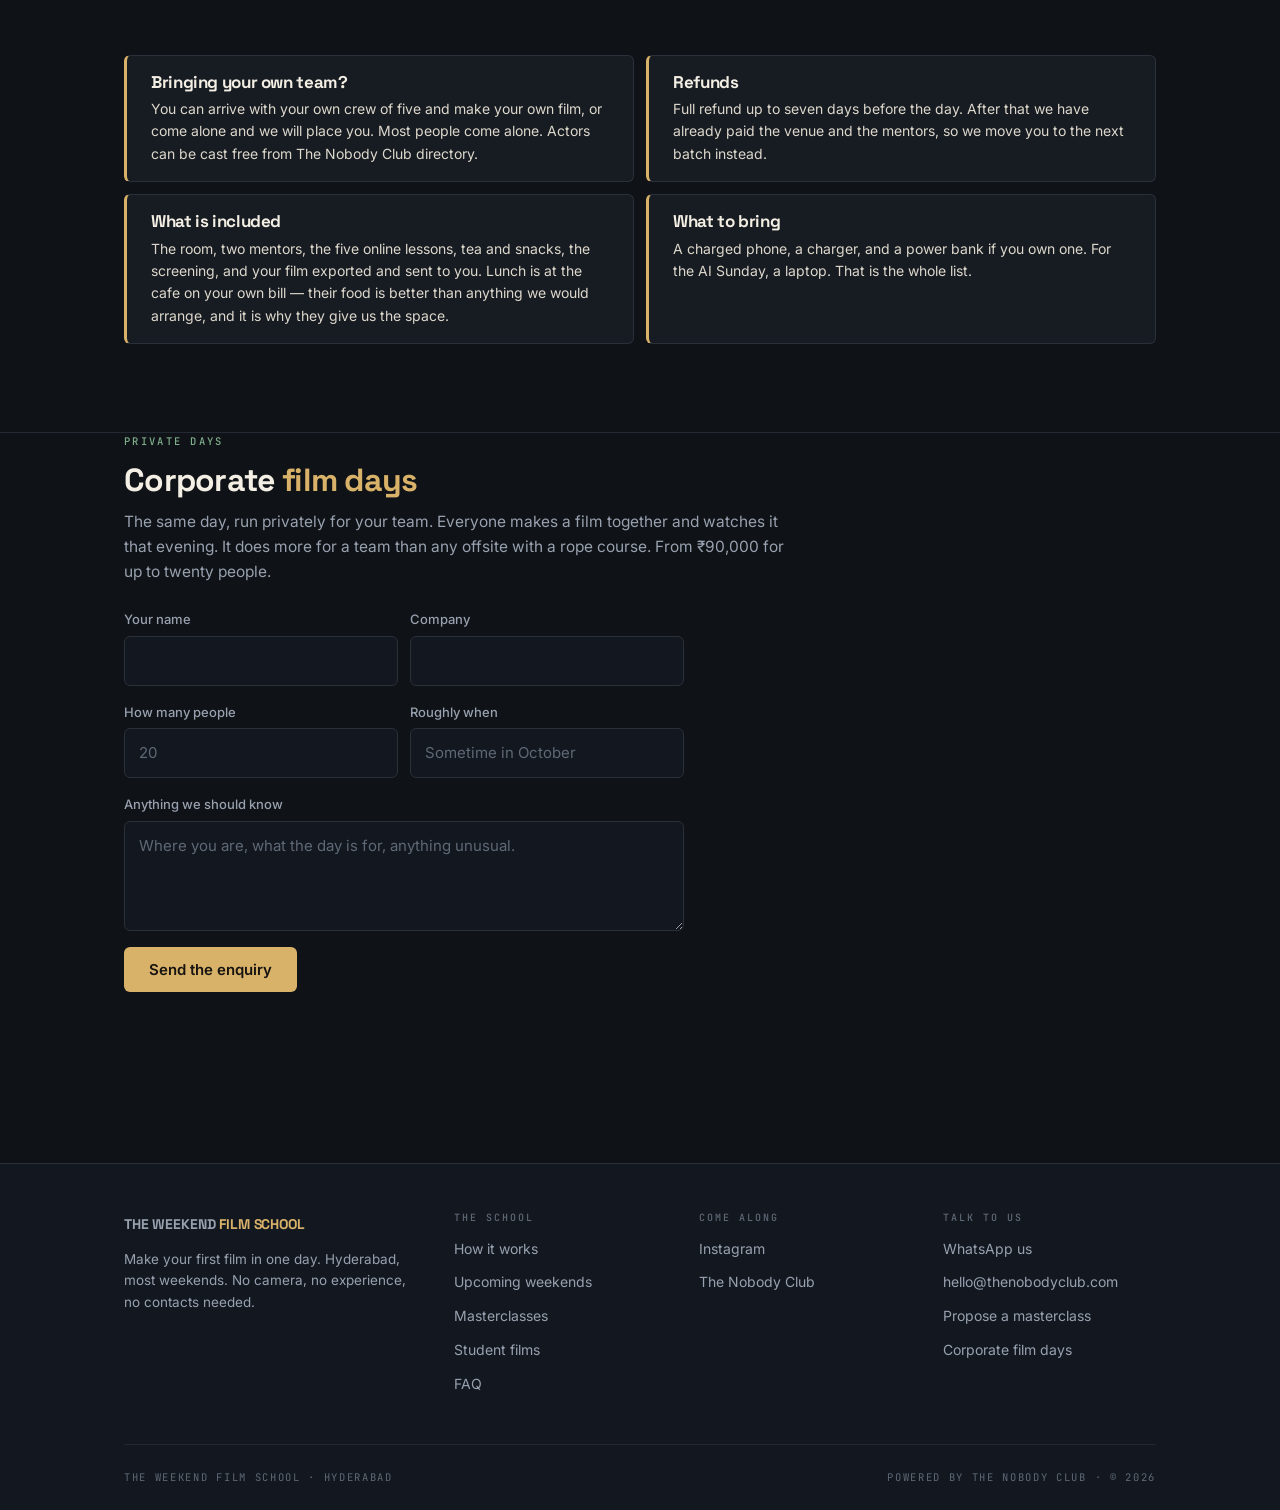
<file: dates.html>
<!DOCTYPE html>
<html lang="en-IN">
<head>
<meta charset="UTF-8">
<meta name="viewport" content="width=device-width, initial-scale=1">
<title>Upcoming weekends and prices — The Weekend Film School, Hyderabad</title>
<meta name="description" content="Upcoming one-day filmmaking workshops in Hyderabad. Mobile on Saturdays, AI on Sundays. Founding price ₹1,499 for the first two batches, then ₹1,999. Thirty seats a day.">
<link rel="canonical" href="https://www.thenobodyclub.com/filmschool/dates.html">
<meta name="theme-color" content="#0f1216">

<meta property="og:type" content="website">
<meta property="og:site_name" content="The Weekend Film School">
<meta property="og:title" content="Upcoming weekends — The Weekend Film School">
<meta property="og:description" content="Mobile on Saturdays, AI on Sundays. Thirty seats. Founding price ₹1,499 for the first two batches.">
<meta property="og:url" content="https://www.thenobodyclub.com/filmschool/dates.html">
<meta property="og:image" content="assets/img/og-cover.png">
<meta name="twitter:card" content="summary_large_image">

<link rel="icon" href="assets/img/favicon.svg" type="image/svg+xml">
<link rel="preconnect" href="https://fonts.googleapis.com">
<link rel="preconnect" href="https://fonts.gstatic.com" crossorigin>
<link rel="stylesheet" href="https://fonts.googleapis.com/css2?family=Space+Grotesk:wght@500;700&family=Inter:wght@400;500;600&family=JetBrains+Mono:wght@400;500&display=swap">
<link rel="stylesheet" href="assets/css/site.css">
</head>

<body data-page="dates">
<a class="skip-link" href="#main">Skip to content</a>

<header class="site-header">
  <div class="wrap">
    <a class="logo" href="index.html">THE WEEKEND <span>FILM SCHOOL</span></a>
    <button class="nav-toggle" type="button" aria-expanded="false" aria-controls="site-nav" aria-label="Open menu">
      <svg class="icon-open" viewBox="0 0 24 24" fill="none" stroke="currentColor" stroke-width="2" aria-hidden="true"><path d="M3 6h18M3 12h18M3 18h18"/></svg>
      <svg class="icon-close" viewBox="0 0 24 24" fill="none" stroke="currentColor" stroke-width="2" aria-hidden="true"><path d="M6 6l12 12M18 6L6 18"/></svg>
    </button>
    <nav class="nav" id="site-nav" data-open="false" aria-label="Main">
      <ul>
        <li><a href="index.html" data-nav="home">How it works</a></li>
        <li><a href="dates.html" data-nav="dates">Upcoming</a></li>
        <li><a href="masterclasses.html" data-nav="masterclasses">Masterclasses</a></li>
        <li><a href="films.html" data-nav="films">Student films</a></li>
        <li><a href="faq.html" data-nav="faq">FAQ</a></li>
      </ul>
      <a class="nav-cta" href="#upcoming">Book a Saturday</a>
    </nav>
    <a class="btn btn-primary btn-header" href="#upcoming">Book a Saturday</a>
  </div>
</header>

<main id="main">

  <section class="hero">
    <div class="wrap">
      <p class="kicker">Hyderabad · Thirty seats a day</p>
      <h1>Upcoming <span class="y">weekends</span></h1>
      <p class="lede">Mobile on Saturdays, AI on Sundays, ten in the morning to seven at night. Founding price of ₹1,499 applies to the first two batches only. After that it moves to ₹1,999 and stays there.</p>
    </div>
  </section>

  <!-- ====================================================== UPCOMING -->
  <section class="band" id="upcoming">
    <div class="wrap">
      <div class="section-head">
        <p class="eyebrow">Book a seat</p>
        <h2>Next Saturdays <span class="y">and Sundays</span></h2>
      </div>

      <!-- Rendered from assets/js/config.js. The markup below is what people
           without JavaScript see, so it has to stand on its own. -->
      <div class="rows" data-render="workshops">
        <div class="empty-state">
          Mobile on Saturdays and AI on Sundays, ten in the morning to seven at night,
          thirty seats a day. Write to <a class="y" data-link="email">hello@thenobodyclub.com</a>
          for the next three dates and a payment link.
        </div>
      </div>

      <p class="small text-dim mt-4">Seats are held only once payment is received. You get the WhatsApp group for your batch three days before the day, and the exact venue pin with it.</p>
    </div>
  </section>

  <!-- ================================================== FULL PRICING -->
  <section class="band band--line" id="pricing">
    <div class="wrap">
      <div class="section-head">
        <p class="eyebrow">Everything, and what it costs</p>
        <h2>The full <span class="y">price list</span></h2>
        <p class="sublede">You only ever commit to the level you are on. Nothing here is a subscription and nothing renews.</p>
      </div>

      <div class="rows">
        <article class="row-item">
          <div class="row-when"><div class="d">01</div><div class="m">One day</div></div>
          <div class="row-body">
            <h3>The Weekend · Mobile or AI</h3>
            <div class="meta">Two mentors in the room · a three to five minute film · the five online lessons included</div>
            <span class="badge">Mobile</span> <span class="badge is-ai">AI</span>
          </div>
          <div class="row-act">
            <span class="seats is-closed">Mobile ₹1,999 · AI ₹2,499</span>
            <a class="btn btn-primary btn-sm" href="#upcoming">Founding ₹1,499</a>
          </div>
        </article>

        <article class="row-item">
          <div class="row-when"><div class="d">02</div><div class="m">Four weekends</div></div>
          <div class="row-body">
            <h3>The Month · Mobile or AI</h3>
            <div class="meta">One mentor attached to your crew · an eight to ten minute film · published with full credits</div>
            <span class="badge">Weekend graduates only</span>
          </div>
          <div class="row-act">
            <span class="seats is-closed">Mobile ₹6,999 · AI ₹7,999</span>
            <a class="btn btn-ghost btn-sm" href="#upcoming">Waitlist</a>
          </div>
        </article>

        <article class="row-item">
          <div class="row-when"><div class="d">03</div><div class="m">Eight weekends</div></div>
          <div class="row-body">
            <h3>The Intensive · Gear or AI</h3>
            <div class="meta">A working industry professional attached to your crew · gear included · a ten to fifteen minute film</div>
            <span class="badge is-gear">Month graduates only</span>
          </div>
          <div class="row-act">
            <span class="seats is-closed">Gear ₹19,999 · AI ₹16,999</span>
            <a class="btn btn-ghost btn-sm" href="#upcoming">Waitlist</a>
          </div>
        </article>

        <article class="row-item">
          <div class="row-when"><div class="d">04</div><div class="m">One day</div></div>
          <div class="row-body">
            <h3>Masterclasses</h3>
            <div class="meta">One subject, one day, one person who does it for a living. Runs on its own — no ladder, no prerequisites</div>
            <span class="badge is-craft">Craft</span>
          </div>
          <div class="row-act">
            <span class="seats is-closed">₹999 to ₹2,499</span>
            <a class="btn btn-ghost btn-sm" href="masterclasses.html">See masterclasses</a>
          </div>
        </article>

        <article class="row-item">
          <div class="row-when"><div class="d">05</div><div class="m">Selected</div></div>
          <div class="row-body">
            <h3>The Original</h3>
            <div class="meta">Get good enough and we produce your film ourselves. Real budget, real crew, released on our channel. You direct, we pay</div>
          </div>
          <div class="row-act">
            <span class="seats is-closed">Selected, not sold</span>
            <span class="btn btn-ghost btn-sm" aria-disabled="true">Free</span>
          </div>
        </article>
      </div>
    </div>
  </section>

  <!-- ==================================================== THE ASTERISKS -->
  <section class="band">
    <div class="wrap">
      <div class="grid grid-2">
        <div class="note">
          <h4>Bringing your own team?</h4>
          <p>You can arrive with your own crew of five and make your own film, or come alone and we will place you. Most people come alone. Actors can be cast free from The Nobody Club directory.</p>
        </div>
        <div class="note">
          <h4>Refunds</h4>
          <p>Full refund up to seven days before the day. After that we have already paid the venue and the mentors, so we move you to the next batch instead.</p>
        </div>
        <div class="note">
          <h4>What is included</h4>
          <p>The room, two mentors, the five online lessons, tea and snacks, the screening, and your film exported and sent to you. Lunch is at the cafe on your own bill — their food is better than anything we would arrange, and it is why they give us the space.</p>
        </div>
        <div class="note">
          <h4>What to bring</h4>
          <p>A charged phone, a charger, and a power bank if you own one. For the AI Sunday, a laptop. That is the whole list.</p>
        </div>
      </div>
    </div>
  </section>

  <!-- ======================================================= CORPORATE -->
  <section class="band band--line" id="corporate">
    <div class="wrap">
      <div class="section-head">
        <p class="eyebrow">Private days</p>
        <h2>Corporate <span class="y">film days</span></h2>
        <p class="sublede">The same day, run privately for your team. Everyone makes a film together and watches it that evening. It does more for a team than any offsite with a rope course. From ₹90,000 for up to twenty people.</p>
      </div>

      <form class="form" data-form="corporate" data-subject="Corporate film day enquiry">
        <div class="grid grid-2">
          <div class="field">
            <label for="corp-name">Your name</label>
            <input id="corp-name" name="name" data-label="Name" type="text" autocomplete="name" required>
          </div>
          <div class="field">
            <label for="corp-company">Company</label>
            <input id="corp-company" name="company" data-label="Company" type="text" autocomplete="organization">
          </div>
        </div>
        <div class="grid grid-2">
          <div class="field">
            <label for="corp-size">How many people</label>
            <input id="corp-size" name="size" data-label="Team size" type="text" inputmode="numeric" placeholder="20">
          </div>
          <div class="field">
            <label for="corp-when">Roughly when</label>
            <input id="corp-when" name="when" data-label="Preferred window" type="text" placeholder="Sometime in October">
          </div>
        </div>
        <div class="field">
          <label for="corp-notes">Anything we should know</label>
          <textarea id="corp-notes" name="notes" data-label="Notes" placeholder="Where you are, what the day is for, anything unusual."></textarea>
        </div>
        <div>
          <button class="btn btn-primary" type="submit">Send the enquiry</button>
          <p class="form-status" role="status" aria-live="polite"></p>
        </div>
      </form>
    </div>
  </section>

</main>

<footer class="site-footer">
  <div class="wrap">
    <div class="footer-grid">
      <div>
        <a class="logo" href="index.html">THE WEEKEND <span>FILM SCHOOL</span></a>
        <p class="blurb">Make your first film in one day. Hyderabad, most weekends. No camera, no experience, no contacts needed.</p>
      </div>
      <div>
        <h4>The school</h4>
        <ul>
          <li><a href="index.html">How it works</a></li>
          <li><a href="dates.html">Upcoming weekends</a></li>
          <li><a href="masterclasses.html">Masterclasses</a></li>
          <li><a href="films.html">Student films</a></li>
          <li><a href="faq.html">FAQ</a></li>
        </ul>
      </div>
      <div>
        <h4>Come along</h4>
        <ul>
          <li data-link-hide><a data-link="whatsappChannel">WhatsApp channel</a></li>
          <li data-link-hide><a data-link="instagram">Instagram</a></li>
          <li data-link-hide><a data-link="youtube">YouTube</a></li>
          <li data-link-hide><a data-link="nobodyClub">The Nobody Club</a></li>
        </ul>
      </div>
      <div>
        <h4>Talk to us</h4>
        <ul>
          <li data-link-hide><a data-link="whatsappEnquiry">WhatsApp us</a></li>
          <li data-link-hide><a data-link="email" data-text="email">hello@thenobodyclub.com</a></li>
          <li><a href="masterclasses.html#propose">Propose a masterclass</a></li>
          <li><a href="dates.html#corporate">Corporate film days</a></li>
        </ul>
      </div>
    </div>
    <div class="colophon">
      <span>The Weekend Film School · Hyderabad</span>
      <span>Powered by The Nobody Club · © <span data-year>2026</span></span>
    </div>
  </div>
</footer>

<div class="sticky-cta">
  <span class="label"><strong>Next batch, founding price</strong>₹1,499 · 30 seats</span>
  <a class="btn btn-primary btn-sm" href="#upcoming">Book</a>
</div>

<script src="assets/js/config.js"></script>
<script src="assets/js/site.js"></script>
</body>
</html>
</file>
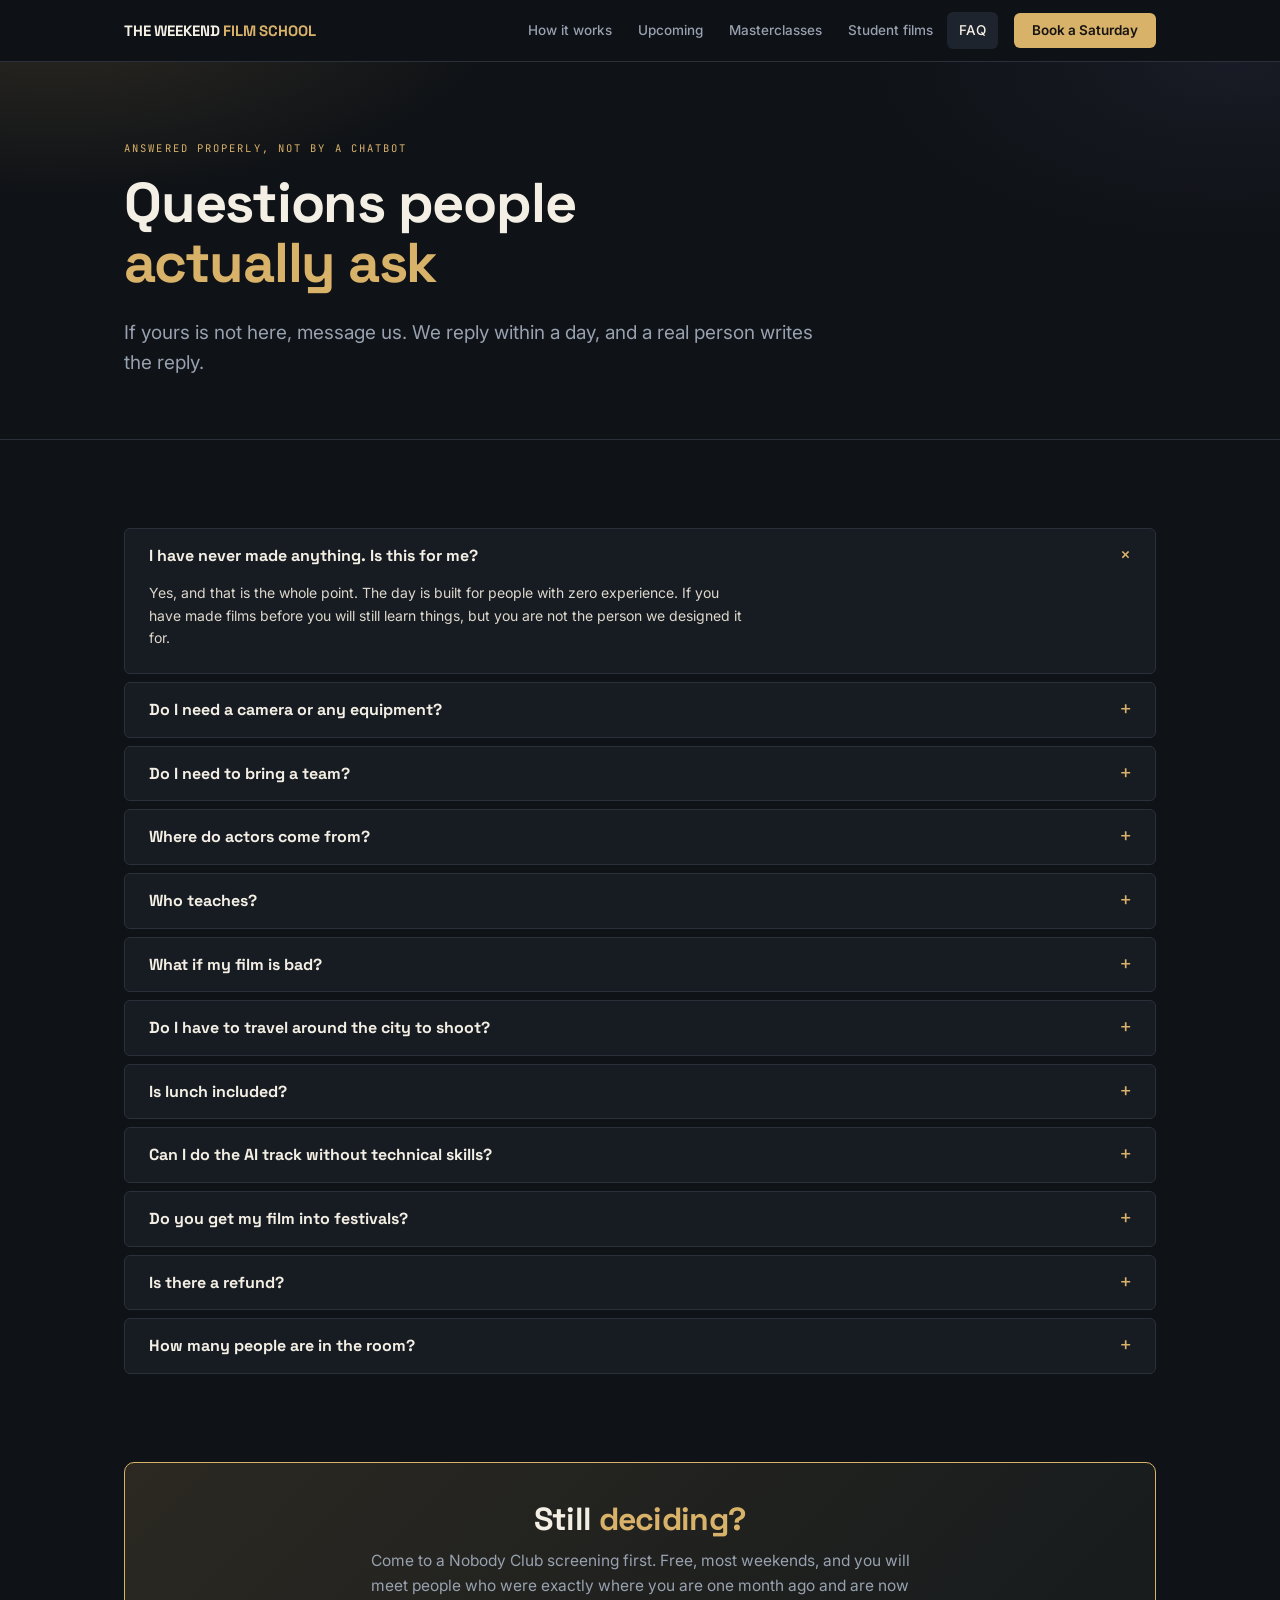
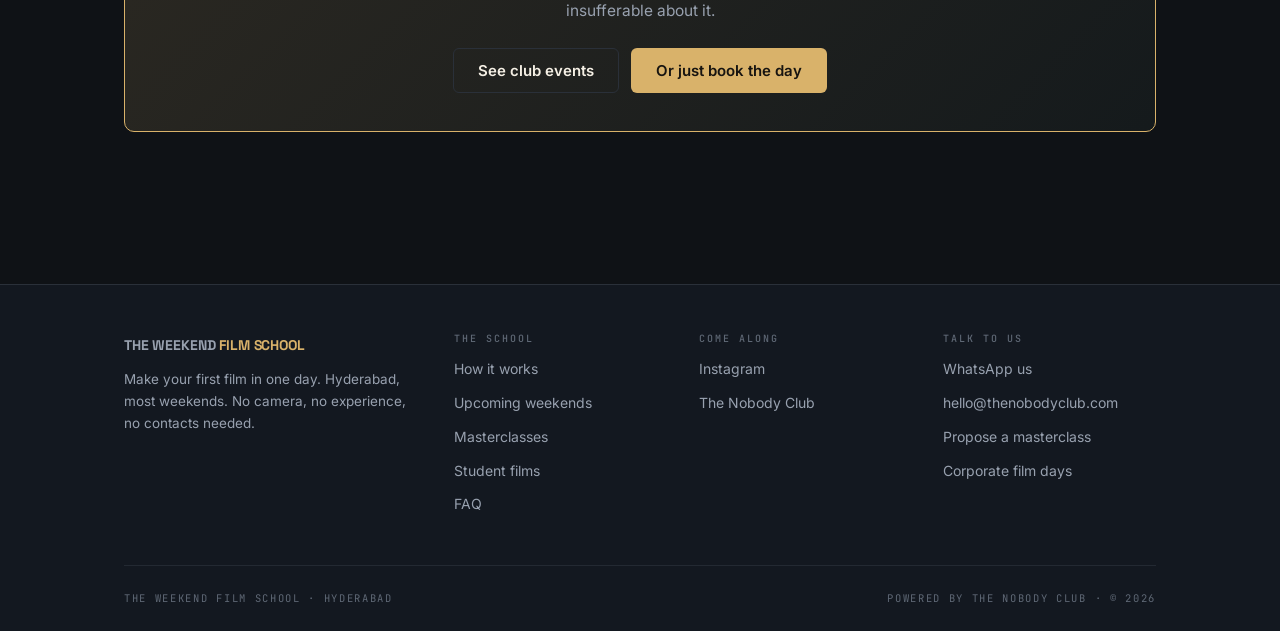
<file: faq.html>
<!DOCTYPE html>
<html lang="en-IN">
<head>
<meta charset="UTF-8">
<meta name="viewport" content="width=device-width, initial-scale=1">
<title>FAQ — The Weekend Film School, Hyderabad</title>
<meta name="description" content="Do I need a camera? Do I need a team? Who teaches? What if my film is bad? Every question people actually ask before booking a one-day filmmaking workshop in Hyderabad.">
<link rel="canonical" href="https://www.thenobodyclub.com/filmschool/faq.html">
<meta name="theme-color" content="#0f1216">

<meta property="og:type" content="website">
<meta property="og:site_name" content="The Weekend Film School">
<meta property="og:title" content="Questions people actually ask">
<meta property="og:description" content="No camera, no experience, no contacts. Here is everything else people want to know before booking.">
<meta property="og:url" content="https://www.thenobodyclub.com/filmschool/faq.html">
<meta property="og:image" content="assets/img/og-cover.png">
<meta name="twitter:card" content="summary_large_image">

<link rel="icon" href="assets/img/favicon.svg" type="image/svg+xml">
<link rel="preconnect" href="https://fonts.googleapis.com">
<link rel="preconnect" href="https://fonts.gstatic.com" crossorigin>
<link rel="stylesheet" href="https://fonts.googleapis.com/css2?family=Space+Grotesk:wght@500;700&family=Inter:wght@400;500;600&family=JetBrains+Mono:wght@400;500&display=swap">
<link rel="stylesheet" href="assets/css/site.css">

<script type="application/ld+json">
{
  "@context": "https://schema.org",
  "@type": "FAQPage",
  "mainEntity": [
    { "@type": "Question", "name": "I have never made anything. Is this for me?", "acceptedAnswer": { "@type": "Answer", "text": "Yes, and that is the whole point. The day is built for people with zero experience. If you have made films before you will still learn things, but you are not the person we designed it for." } },
    { "@type": "Question", "name": "Do I need a camera or any equipment?", "acceptedAnswer": { "@type": "Answer", "text": "No. Everything at the weekend and month levels is shot on phones. If someone in your crew owns a tripod or a clip mic they can bring it, but nothing is required." } },
    { "@type": "Question", "name": "Do I need to bring a team?", "acceptedAnswer": { "@type": "Answer", "text": "No. Most people come alone and we place them in a crew of five. If you want to bring your own team, you can do that too." } },
    { "@type": "Question", "name": "Where do actors come from?", "acceptedAnswer": { "@type": "Answer", "text": "The Nobody Club directory, which is free for actors to list on. You shortlist and we help you make the calls on the day. Crew members are also allowed to act, and often do." } },
    { "@type": "Question", "name": "Who teaches?", "acceptedAnswer": { "@type": "Answer", "text": "Working professionals. Assistant directors, ad film directors, editors and theatre directors who do this for a living and teach on weekends. Two mentors per day." } },
    { "@type": "Question", "name": "What if my film is bad?", "acceptedAnswer": { "@type": "Answer", "text": "It will be. So was everyone's, including the founder's. The point is that it exists, you finished it, and you now know exactly what you would fix. That last part is the whole education." } },
    { "@type": "Question", "name": "Do I have to travel around the city to shoot?", "acceptedAnswer": { "@type": "Answer", "text": "No. Everything is shot within 200 metres of the venue: the cafe, the terrace, the stairwell, the street outside. It sounds limiting until you realise it is the only reason your film gets finished by six." } },
    { "@type": "Question", "name": "Is lunch included?", "acceptedAnswer": { "@type": "Answer", "text": "No. We give you tea and snacks, and lunch is at the cafe on your own bill. Their food is better than anything we would arrange, and it is why they give us the space." } },
    { "@type": "Question", "name": "Can I do the AI track without technical skills?", "acceptedAnswer": { "@type": "Answer", "text": "Yes. The AI day teaches the tools from zero. What matters more is story sense, and that is taught too." } },
    { "@type": "Question", "name": "Do you get my film into festivals?", "acceptedAnswer": { "@type": "Answer", "text": "We do not submit on your behalf and we do not promise selections. We share the festival calendar through The Nobody Club, tell you which ones actually fit your film, and help you get your submission materials in order. The films themselves are yours to send." } },
    { "@type": "Question", "name": "Is there a refund?", "acceptedAnswer": { "@type": "Answer", "text": "Full refund up to seven days before the day. After that we have already paid the venue and the mentors, so we move you to the next batch instead." } }
  ]
}
</script>
</head>

<body data-page="faq">
<a class="skip-link" href="#main">Skip to content</a>

<header class="site-header">
  <div class="wrap">
    <a class="logo" href="index.html">THE WEEKEND <span>FILM SCHOOL</span></a>
    <button class="nav-toggle" type="button" aria-expanded="false" aria-controls="site-nav" aria-label="Open menu">
      <svg class="icon-open" viewBox="0 0 24 24" fill="none" stroke="currentColor" stroke-width="2" aria-hidden="true"><path d="M3 6h18M3 12h18M3 18h18"/></svg>
      <svg class="icon-close" viewBox="0 0 24 24" fill="none" stroke="currentColor" stroke-width="2" aria-hidden="true"><path d="M6 6l12 12M18 6L6 18"/></svg>
    </button>
    <nav class="nav" id="site-nav" data-open="false" aria-label="Main">
      <ul>
        <li><a href="index.html" data-nav="home">How it works</a></li>
        <li><a href="dates.html" data-nav="dates">Upcoming</a></li>
        <li><a href="masterclasses.html" data-nav="masterclasses">Masterclasses</a></li>
        <li><a href="films.html" data-nav="films">Student films</a></li>
        <li><a href="faq.html" data-nav="faq">FAQ</a></li>
      </ul>
      <a class="nav-cta" href="dates.html">Book a Saturday</a>
    </nav>
    <a class="btn btn-primary btn-header" href="dates.html">Book a Saturday</a>
  </div>
</header>

<main id="main">

  <section class="hero">
    <div class="wrap">
      <p class="kicker">Answered properly, not by a chatbot</p>
      <h1>Questions people <span class="y">actually ask</span></h1>
      <p class="lede">If yours is not here, message us. We reply within a day, and a real person writes the reply.</p>
    </div>
  </section>

  <section class="band">
    <div class="wrap">
      <div class="faq-list">

        <details class="faq" open>
          <summary>I have never made anything. Is this for me?</summary>
          <p>Yes, and that is the whole point. The day is built for people with zero experience. If you have made films before you will still learn things, but you are not the person we designed it for.</p>
        </details>

        <details class="faq">
          <summary>Do I need a camera or any equipment?</summary>
          <p>No. Everything at the weekend and month levels is shot on phones. If someone in your crew owns a tripod or a clip mic they can bring it, but nothing is required.</p>
        </details>

        <details class="faq">
          <summary>Do I need to bring a team?</summary>
          <p>No. Most people come alone and we place them in a crew of five. If you want to bring your own team, you can do that too.</p>
        </details>

        <details class="faq">
          <summary>Where do actors come from?</summary>
          <p>The Nobody Club directory, which is free for actors to list on. You shortlist and we help you make the calls on the day. Crew members are also allowed to act, and often do.</p>
        </details>

        <details class="faq">
          <summary>Who teaches?</summary>
          <p>Working professionals. Assistant directors, ad film directors, editors and theatre directors who do this for a living and teach on weekends. Two mentors per day, moving between the crews.</p>
        </details>

        <details class="faq">
          <summary>What if my film is bad?</summary>
          <p>It will be. So was everyone's, including the founder's, which is currently sitting in a folder marked do not open.</p>
          <p>The point is that it exists, you finished it, and you now know exactly what you would fix. That last part is the whole education.</p>
        </details>

        <details class="faq">
          <summary>Do I have to travel around the city to shoot?</summary>
          <p>No, and this is deliberate. Everything is shot within 200 metres of the venue. The cafe, the terrace, the stairwell, the street outside. It sounds limiting until you realise it is the only reason your film gets finished by six.</p>
        </details>

        <details class="faq">
          <summary>Is lunch included?</summary>
          <p>No. We give you tea and snacks, and lunch is at the cafe on your own bill. Their food is better than anything we would arrange, and it is why they give us the space.</p>
        </details>

        <details class="faq">
          <summary>Can I do the AI track without technical skills?</summary>
          <p>Yes. The AI day teaches the tools from zero. What matters more is story sense, and that is taught too.</p>
        </details>

        <details class="faq">
          <summary>Do you get my film into festivals?</summary>
          <p>We do not submit on your behalf and we do not promise selections. What we do is share the festival calendar through The Nobody Club, tell you which ones actually fit your film, and help you get your submission materials in order. The films themselves are yours to send.</p>
        </details>

        <details class="faq">
          <summary>Is there a refund?</summary>
          <p>Full refund up to seven days before the day. After that we have already paid the venue and the mentors, so we can move you to the next batch instead.</p>
        </details>

        <details class="faq">
          <summary>How many people are in the room?</summary>
          <p>Thirty at most, in six crews of five. Two mentors move between them all day. Any bigger and the 6:15 export stops being possible.</p>
        </details>

      </div>
    </div>
  </section>

  <section class="band">
    <div class="wrap">
      <div class="callout">
        <h2>Still <span class="y">deciding?</span></h2>
        <p>Come to a Nobody Club screening first. Free, most weekends, and you will meet people who were exactly where you are one month ago and are now insufferable about it.</p>
        <div class="btn-row">
          <a class="btn btn-ghost" data-link="nobodyClub">See club events</a>
          <a class="btn btn-primary" href="dates.html">Or just book the day</a>
        </div>
      </div>
    </div>
  </section>

</main>

<footer class="site-footer">
  <div class="wrap">
    <div class="footer-grid">
      <div>
        <a class="logo" href="index.html">THE WEEKEND <span>FILM SCHOOL</span></a>
        <p class="blurb">Make your first film in one day. Hyderabad, most weekends. No camera, no experience, no contacts needed.</p>
      </div>
      <div>
        <h4>The school</h4>
        <ul>
          <li><a href="index.html">How it works</a></li>
          <li><a href="dates.html">Upcoming weekends</a></li>
          <li><a href="masterclasses.html">Masterclasses</a></li>
          <li><a href="films.html">Student films</a></li>
          <li><a href="faq.html">FAQ</a></li>
        </ul>
      </div>
      <div>
        <h4>Come along</h4>
        <ul>
          <li data-link-hide><a data-link="whatsappChannel">WhatsApp channel</a></li>
          <li data-link-hide><a data-link="instagram">Instagram</a></li>
          <li data-link-hide><a data-link="youtube">YouTube</a></li>
          <li data-link-hide><a data-link="nobodyClub">The Nobody Club</a></li>
        </ul>
      </div>
      <div>
        <h4>Talk to us</h4>
        <ul>
          <li data-link-hide><a data-link="whatsappEnquiry">WhatsApp us</a></li>
          <li data-link-hide><a data-link="email" data-text="email">hello@thenobodyclub.com</a></li>
          <li><a href="masterclasses.html#propose">Propose a masterclass</a></li>
          <li><a href="dates.html#corporate">Corporate film days</a></li>
        </ul>
      </div>
    </div>
    <div class="colophon">
      <span>The Weekend Film School · Hyderabad</span>
      <span>Powered by The Nobody Club · © <span data-year>2026</span></span>
    </div>
  </div>
</footer>

<div class="sticky-cta">
  <span class="label"><strong>Next batch, founding price</strong>₹1,499 · 30 seats</span>
  <a class="btn btn-primary btn-sm" href="dates.html">Book</a>
</div>

<script src="assets/js/config.js"></script>
<script src="assets/js/site.js"></script>
</body>
</html>
</file>
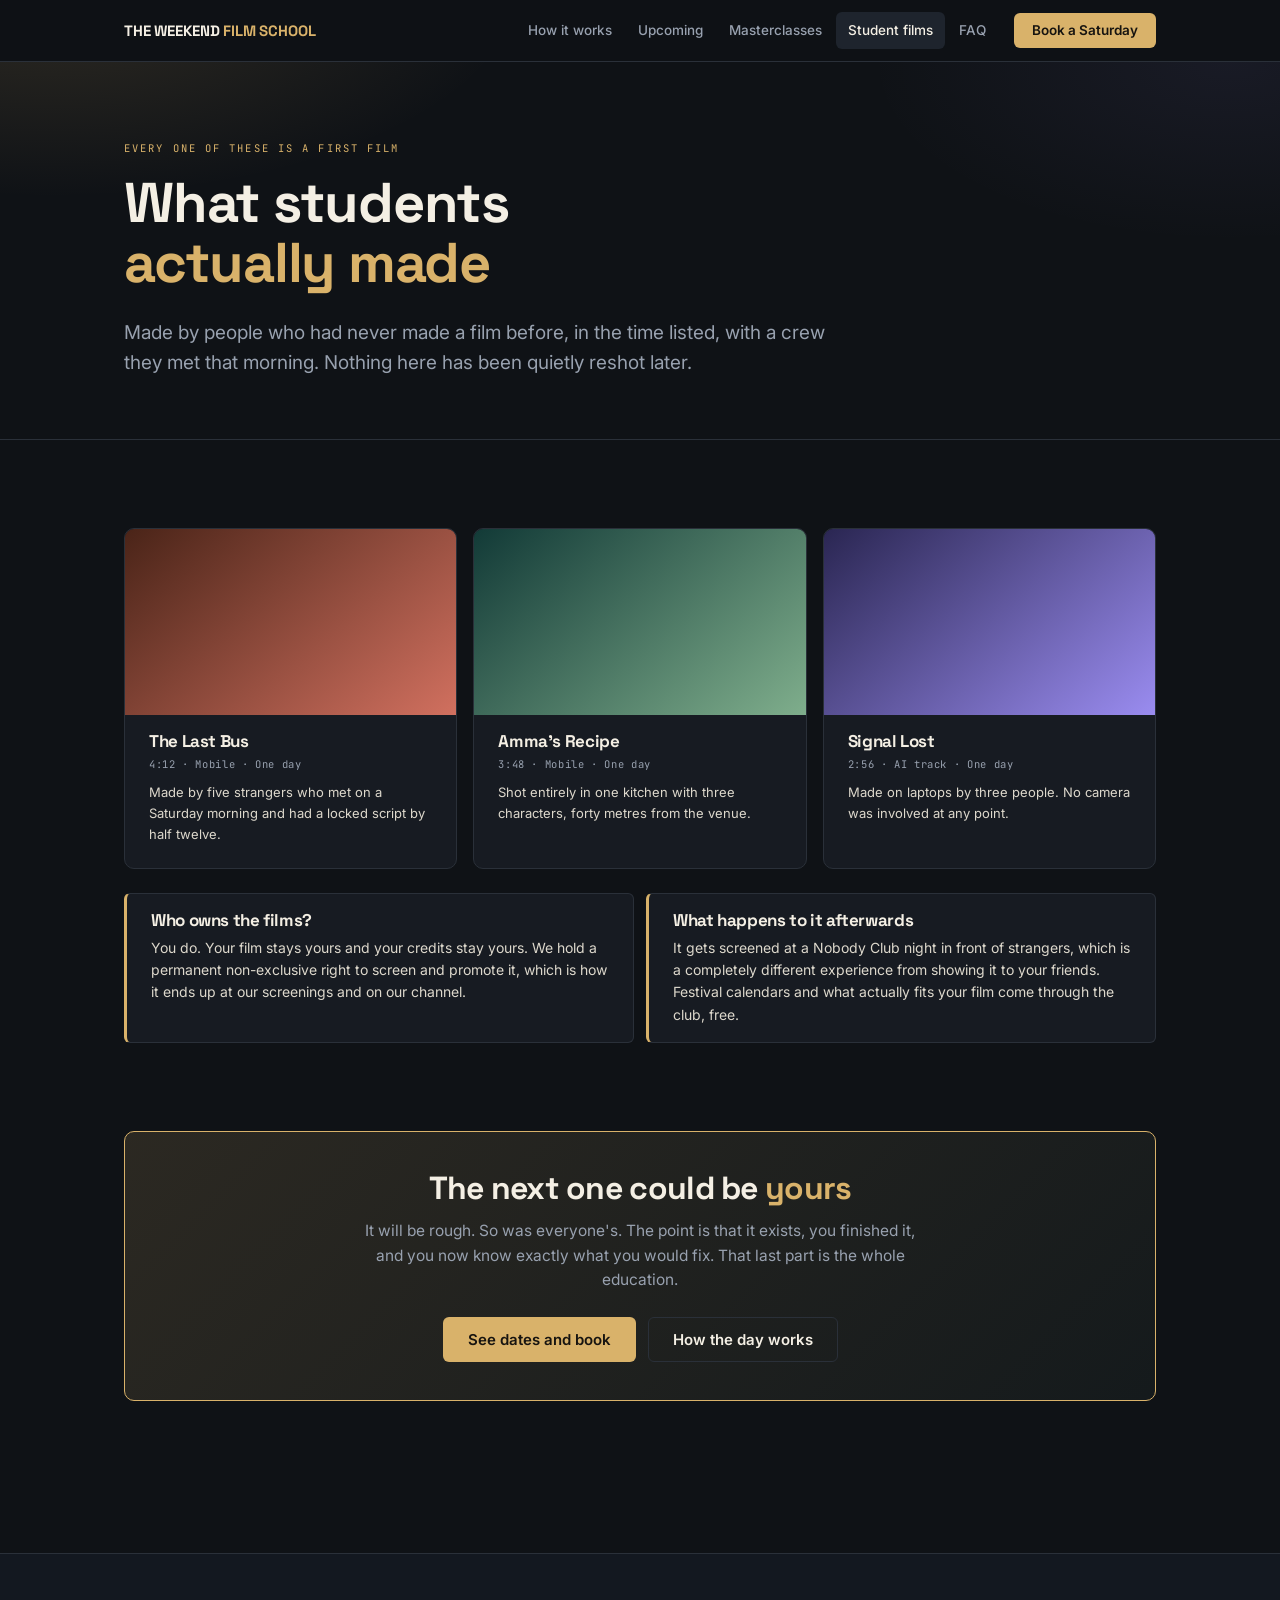
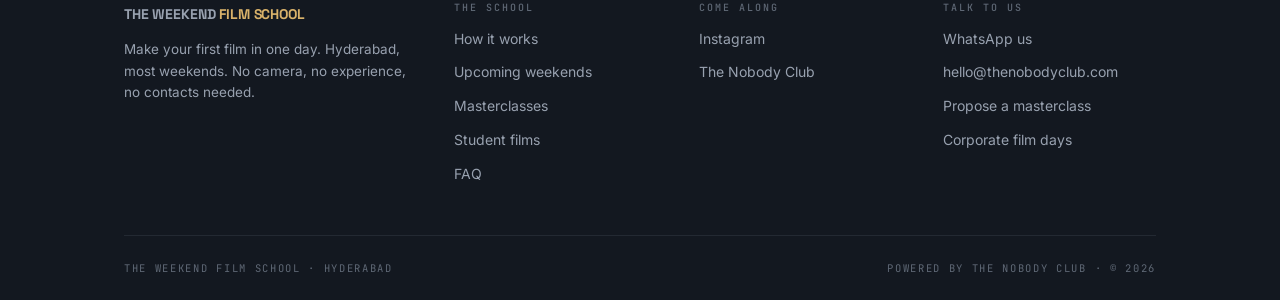
<file: films.html>
<!DOCTYPE html>
<html lang="en-IN">
<head>
<meta charset="UTF-8">
<meta name="viewport" content="width=device-width, initial-scale=1">
<title>Student films — made in one day by people who had never made one</title>
<meta name="description" content="Short films made in a single day in Hyderabad by people with no experience, no camera and no crew until that morning. Shot on phones and on laptops.">
<link rel="canonical" href="https://www.thenobodyclub.com/filmschool/films.html">
<meta name="theme-color" content="#0f1216">

<meta property="og:type" content="website">
<meta property="og:site_name" content="The Weekend Film School">
<meta property="og:title" content="What students actually made">
<meta property="og:description" content="Films made in one day by people who had never made a film before.">
<meta property="og:url" content="https://www.thenobodyclub.com/filmschool/films.html">
<meta property="og:image" content="assets/img/og-cover.png">
<meta name="twitter:card" content="summary_large_image">

<link rel="icon" href="assets/img/favicon.svg" type="image/svg+xml">
<link rel="preconnect" href="https://fonts.googleapis.com">
<link rel="preconnect" href="https://fonts.gstatic.com" crossorigin>
<link rel="stylesheet" href="https://fonts.googleapis.com/css2?family=Space+Grotesk:wght@500;700&family=Inter:wght@400;500;600&family=JetBrains+Mono:wght@400;500&display=swap">
<link rel="stylesheet" href="assets/css/site.css">
</head>

<body data-page="films">
<a class="skip-link" href="#main">Skip to content</a>

<header class="site-header">
  <div class="wrap">
    <a class="logo" href="index.html">THE WEEKEND <span>FILM SCHOOL</span></a>
    <button class="nav-toggle" type="button" aria-expanded="false" aria-controls="site-nav" aria-label="Open menu">
      <svg class="icon-open" viewBox="0 0 24 24" fill="none" stroke="currentColor" stroke-width="2" aria-hidden="true"><path d="M3 6h18M3 12h18M3 18h18"/></svg>
      <svg class="icon-close" viewBox="0 0 24 24" fill="none" stroke="currentColor" stroke-width="2" aria-hidden="true"><path d="M6 6l12 12M18 6L6 18"/></svg>
    </button>
    <nav class="nav" id="site-nav" data-open="false" aria-label="Main">
      <ul>
        <li><a href="index.html" data-nav="home">How it works</a></li>
        <li><a href="dates.html" data-nav="dates">Upcoming</a></li>
        <li><a href="masterclasses.html" data-nav="masterclasses">Masterclasses</a></li>
        <li><a href="films.html" data-nav="films">Student films</a></li>
        <li><a href="faq.html" data-nav="faq">FAQ</a></li>
      </ul>
      <a class="nav-cta" href="dates.html">Book a Saturday</a>
    </nav>
    <a class="btn btn-primary btn-header" href="dates.html">Book a Saturday</a>
  </div>
</header>

<main id="main">

  <section class="hero">
    <div class="wrap">
      <p class="kicker">Every one of these is a first film</p>
      <h1>What students <span class="y">actually made</span></h1>
      <p class="lede">Made by people who had never made a film before, in the time listed, with a crew they met that morning. Nothing here has been quietly reshot later.</p>
    </div>
  </section>

  <section class="band">
    <div class="wrap">
      <!-- EDIT: replace .art--n gradients with <img src="assets/img/still-name.jpg" alt="..."> once
           you have real stills, and wrap each card in a link to the film. -->
      <div class="films">
        <article class="film">
          <div class="art art--1" role="img" aria-label="Still from The Last Bus"></div>
          <div class="body">
            <h3>The Last Bus</h3>
            <p class="m">4:12 · Mobile · One day</p>
            <p>Made by five strangers who met on a Saturday morning and had a locked script by half twelve.</p>
          </div>
        </article>
        <article class="film">
          <div class="art art--2" role="img" aria-label="Still from Amma's Recipe"></div>
          <div class="body">
            <h3>Amma's Recipe</h3>
            <p class="m">3:48 · Mobile · One day</p>
            <p>Shot entirely in one kitchen with three characters, forty metres from the venue.</p>
          </div>
        </article>
        <article class="film">
          <div class="art art--3" role="img" aria-label="Still from Signal Lost"></div>
          <div class="body">
            <h3>Signal Lost</h3>
            <p class="m">2:56 · AI track · One day</p>
            <p>Made on laptops by three people. No camera was involved at any point.</p>
          </div>
        </article>
      </div>

      <div class="grid grid-2 mt-5">
        <div class="note">
          <h4>Who owns the films?</h4>
          <p>You do. Your film stays yours and your credits stay yours. We hold a permanent non-exclusive right to screen and promote it, which is how it ends up at our screenings and on our channel.</p>
        </div>
        <div class="note">
          <h4>What happens to it afterwards</h4>
          <p>It gets screened at a Nobody Club night in front of strangers, which is a completely different experience from showing it to your friends. Festival calendars and what actually fits your film come through the club, free.</p>
        </div>
      </div>
    </div>
  </section>

  <section class="band">
    <div class="wrap">
      <div class="callout">
        <h2>The next one could be <span class="y">yours</span></h2>
        <p>It will be rough. So was everyone's. The point is that it exists, you finished it, and you now know exactly what you would fix. That last part is the whole education.</p>
        <div class="btn-row">
          <a class="btn btn-primary" href="dates.html">See dates and book</a>
          <a class="btn btn-ghost" href="index.html">How the day works</a>
        </div>
      </div>
    </div>
  </section>

</main>

<footer class="site-footer">
  <div class="wrap">
    <div class="footer-grid">
      <div>
        <a class="logo" href="index.html">THE WEEKEND <span>FILM SCHOOL</span></a>
        <p class="blurb">Make your first film in one day. Hyderabad, most weekends. No camera, no experience, no contacts needed.</p>
      </div>
      <div>
        <h4>The school</h4>
        <ul>
          <li><a href="index.html">How it works</a></li>
          <li><a href="dates.html">Upcoming weekends</a></li>
          <li><a href="masterclasses.html">Masterclasses</a></li>
          <li><a href="films.html">Student films</a></li>
          <li><a href="faq.html">FAQ</a></li>
        </ul>
      </div>
      <div>
        <h4>Come along</h4>
        <ul>
          <li data-link-hide><a data-link="whatsappChannel">WhatsApp channel</a></li>
          <li data-link-hide><a data-link="instagram">Instagram</a></li>
          <li data-link-hide><a data-link="youtube">YouTube</a></li>
          <li data-link-hide><a data-link="nobodyClub">The Nobody Club</a></li>
        </ul>
      </div>
      <div>
        <h4>Talk to us</h4>
        <ul>
          <li data-link-hide><a data-link="whatsappEnquiry">WhatsApp us</a></li>
          <li data-link-hide><a data-link="email" data-text="email">hello@thenobodyclub.com</a></li>
          <li><a href="masterclasses.html#propose">Propose a masterclass</a></li>
          <li><a href="dates.html#corporate">Corporate film days</a></li>
        </ul>
      </div>
    </div>
    <div class="colophon">
      <span>The Weekend Film School · Hyderabad</span>
      <span>Powered by The Nobody Club · © <span data-year>2026</span></span>
    </div>
  </div>
</footer>

<div class="sticky-cta">
  <span class="label"><strong>Next batch, founding price</strong>₹1,499 · 30 seats</span>
  <a class="btn btn-primary btn-sm" href="dates.html">Book</a>
</div>

<script src="assets/js/config.js"></script>
<script src="assets/js/site.js"></script>
</body>
</html>
</file>
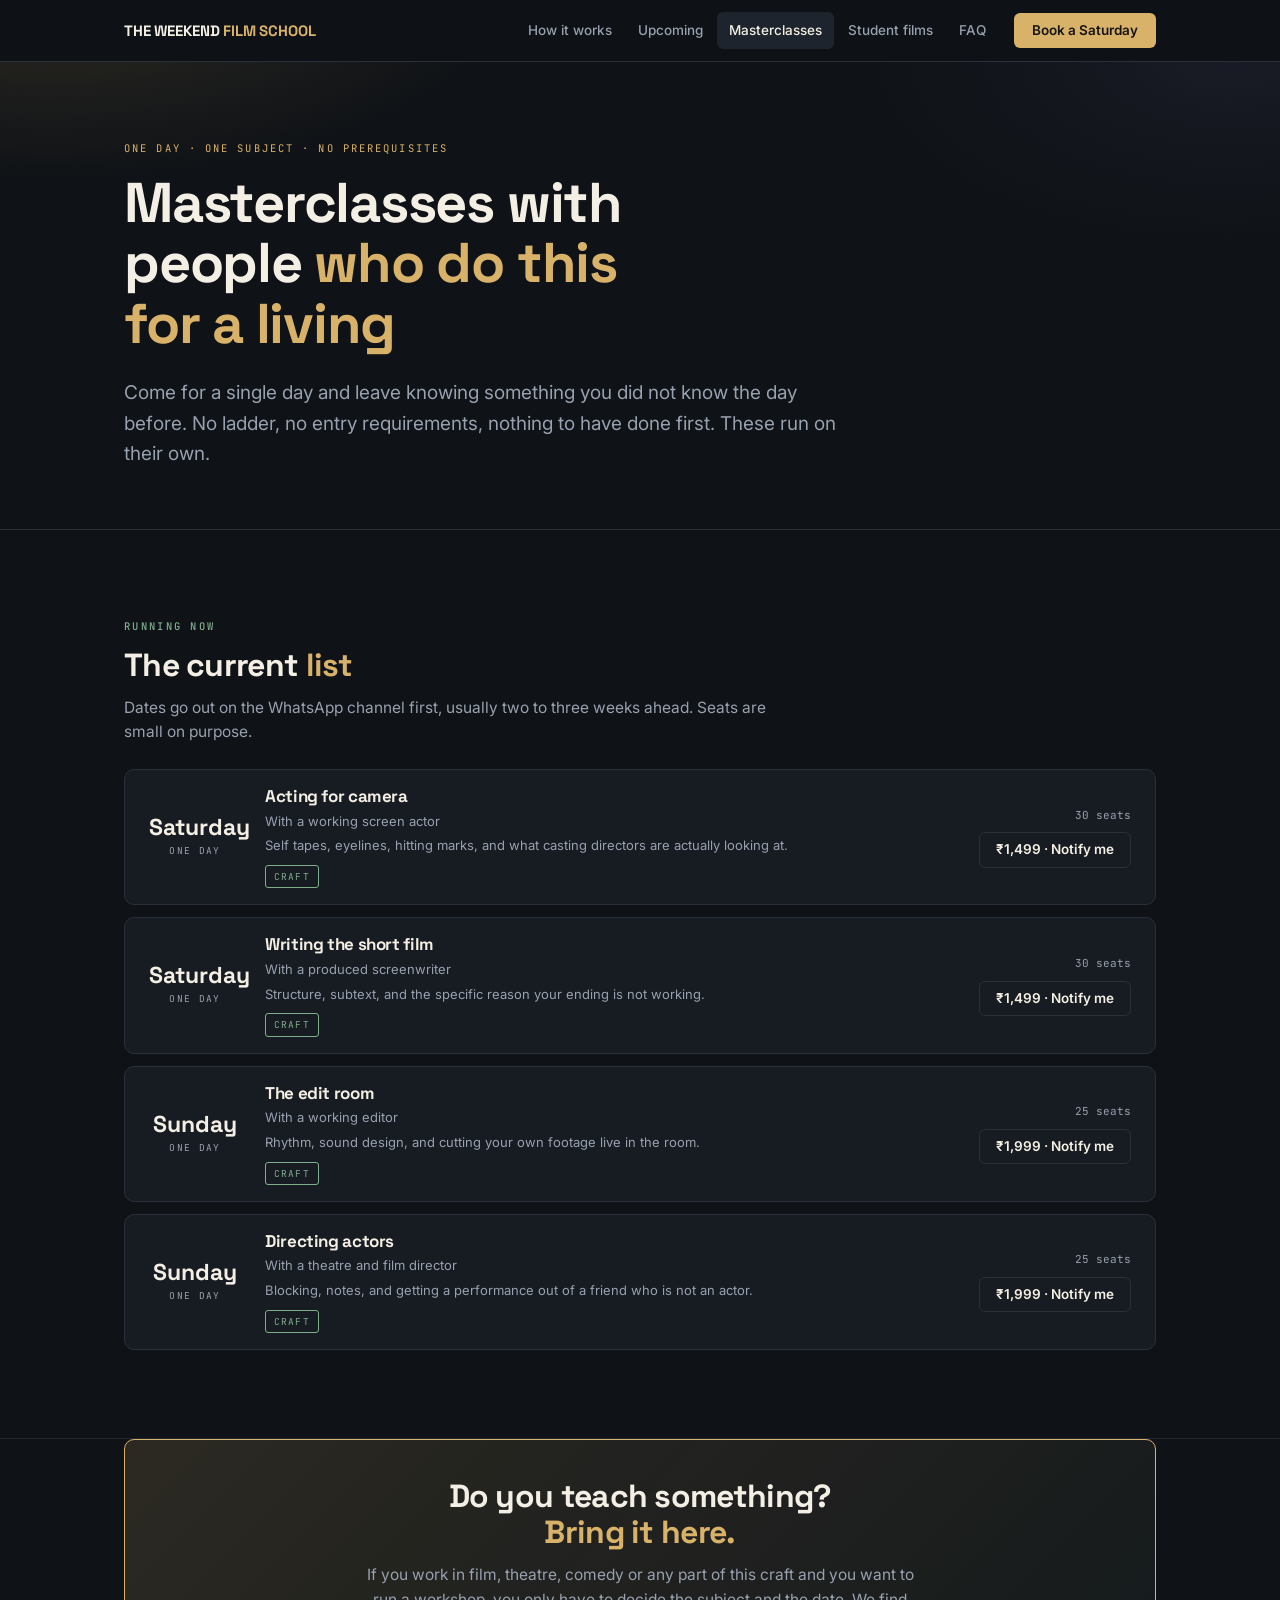
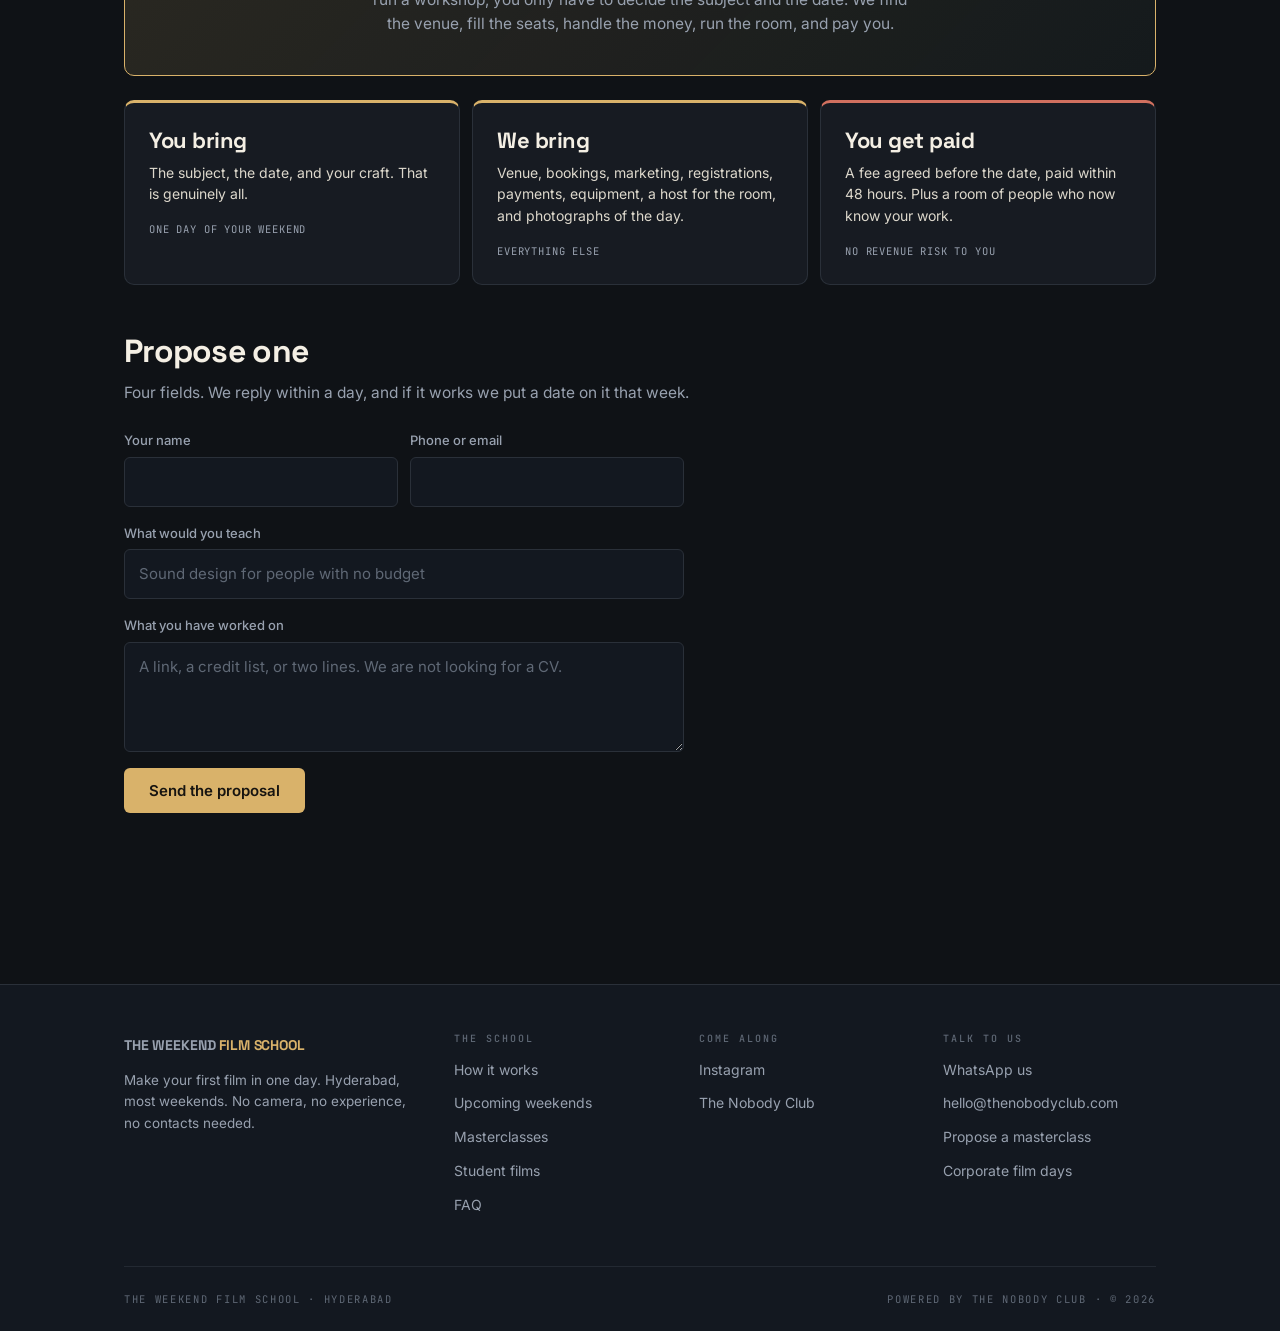
<file: masterclasses.html>
<!DOCTYPE html>
<html lang="en-IN">
<head>
<meta charset="UTF-8">
<meta name="viewport" content="width=device-width, initial-scale=1">
<title>Masterclasses — one day with someone who does this for a living</title>
<meta name="description" content="One day, one subject, one working professional. Acting for camera, writing the short film, the edit room, directing actors. Hyderabad, ₹999 to ₹2,499. No prerequisites.">
<link rel="canonical" href="https://www.thenobodyclub.com/filmschool/masterclasses.html">
<meta name="theme-color" content="#0f1216">

<meta property="og:type" content="website">
<meta property="og:site_name" content="The Weekend Film School">
<meta property="og:title" content="Masterclasses with people who do this for a living">
<meta property="og:description" content="One day, one subject, one person who actually works in it. No ladder, no prerequisites. Hyderabad.">
<meta property="og:url" content="https://www.thenobodyclub.com/filmschool/masterclasses.html">
<meta property="og:image" content="assets/img/og-cover.png">
<meta name="twitter:card" content="summary_large_image">

<link rel="icon" href="assets/img/favicon.svg" type="image/svg+xml">
<link rel="preconnect" href="https://fonts.googleapis.com">
<link rel="preconnect" href="https://fonts.gstatic.com" crossorigin>
<link rel="stylesheet" href="https://fonts.googleapis.com/css2?family=Space+Grotesk:wght@500;700&family=Inter:wght@400;500;600&family=JetBrains+Mono:wght@400;500&display=swap">
<link rel="stylesheet" href="assets/css/site.css">
</head>

<body data-page="masterclasses">
<a class="skip-link" href="#main">Skip to content</a>

<header class="site-header">
  <div class="wrap">
    <a class="logo" href="index.html">THE WEEKEND <span>FILM SCHOOL</span></a>
    <button class="nav-toggle" type="button" aria-expanded="false" aria-controls="site-nav" aria-label="Open menu">
      <svg class="icon-open" viewBox="0 0 24 24" fill="none" stroke="currentColor" stroke-width="2" aria-hidden="true"><path d="M3 6h18M3 12h18M3 18h18"/></svg>
      <svg class="icon-close" viewBox="0 0 24 24" fill="none" stroke="currentColor" stroke-width="2" aria-hidden="true"><path d="M6 6l12 12M18 6L6 18"/></svg>
    </button>
    <nav class="nav" id="site-nav" data-open="false" aria-label="Main">
      <ul>
        <li><a href="index.html" data-nav="home">How it works</a></li>
        <li><a href="dates.html" data-nav="dates">Upcoming</a></li>
        <li><a href="masterclasses.html" data-nav="masterclasses">Masterclasses</a></li>
        <li><a href="films.html" data-nav="films">Student films</a></li>
        <li><a href="faq.html" data-nav="faq">FAQ</a></li>
      </ul>
      <a class="nav-cta" href="dates.html">Book a Saturday</a>
    </nav>
    <a class="btn btn-primary btn-header" href="dates.html">Book a Saturday</a>
  </div>
</header>

<main id="main">

  <section class="hero">
    <div class="wrap">
      <p class="kicker">One day · One subject · No prerequisites</p>
      <h1>Masterclasses with people <span class="y">who do this for a living</span></h1>
      <p class="lede">Come for a single day and leave knowing something you did not know the day before. No ladder, no entry requirements, nothing to have done first. These run on their own.</p>
    </div>
  </section>

  <section class="band">
    <div class="wrap">
      <div class="section-head">
        <p class="eyebrow">Running now</p>
        <h2>The current <span class="y">list</span></h2>
        <p class="sublede">Dates go out on the WhatsApp channel first, usually two to three weeks ahead. Seats are small on purpose.</p>
      </div>

      <!-- Rendered from assets/js/config.js. The markup below is the no-JavaScript view. -->
      <div class="rows" data-render="masterclasses">
        <div class="empty-state">
          Acting for camera · Writing the short film · The edit room · Directing actors.
          ₹1,499 to ₹1,999, one day each. Write to
          <a class="y" data-link="email">hello@thenobodyclub.com</a> for the next dates.
        </div>
      </div>
    </div>
  </section>

  <!-- ========================================================= PROPOSE -->
  <section class="band band--line" id="propose">
    <div class="wrap">
      <div class="callout">
        <h2>Do you teach something? <span class="y">Bring it here.</span></h2>
        <p>If you work in film, theatre, comedy or any part of this craft and you want to run a workshop, you only have to decide the subject and the date. We find the venue, fill the seats, handle the money, run the room, and pay you.</p>
      </div>

      <div class="grid grid-3 mt-5">
        <div class="card card-track">
          <h3>You bring</h3>
          <p>The subject, the date, and your craft. That is genuinely all.</p>
          <div class="meta">One day of your weekend</div>
        </div>
        <div class="card card-track">
          <h3>We bring</h3>
          <p>Venue, bookings, marketing, registrations, payments, equipment, a host for the room, and photographs of the day.</p>
          <div class="meta">Everything else</div>
        </div>
        <div class="card card-track is-gear">
          <h3>You get paid</h3>
          <p>A fee agreed before the date, paid within 48 hours. Plus a room of people who now know your work.</p>
          <div class="meta">No revenue risk to you</div>
        </div>
      </div>

      <div class="section-head mt-7">
        <h2>Propose one</h2>
        <p class="sublede">Four fields. We reply within a day, and if it works we put a date on it that week.</p>
      </div>

      <form class="form" data-form="masterclassProposal" data-subject="Masterclass proposal">
        <div class="grid grid-2">
          <div class="field">
            <label for="mc-name">Your name</label>
            <input id="mc-name" name="name" data-label="Name" type="text" autocomplete="name" required>
          </div>
          <div class="field">
            <label for="mc-contact">Phone or email</label>
            <input id="mc-contact" name="contact" data-label="Contact" type="text" autocomplete="tel" required>
          </div>
        </div>
        <div class="field">
          <label for="mc-subject">What would you teach</label>
          <input id="mc-subject" name="subject" data-label="Subject" type="text" placeholder="Sound design for people with no budget">
        </div>
        <div class="field">
          <label for="mc-work">What you have worked on</label>
          <textarea id="mc-work" name="work" data-label="Work" placeholder="A link, a credit list, or two lines. We are not looking for a CV."></textarea>
        </div>
        <div>
          <button class="btn btn-primary" type="submit">Send the proposal</button>
          <p class="form-status" role="status" aria-live="polite"></p>
        </div>
      </form>
    </div>
  </section>

</main>

<footer class="site-footer">
  <div class="wrap">
    <div class="footer-grid">
      <div>
        <a class="logo" href="index.html">THE WEEKEND <span>FILM SCHOOL</span></a>
        <p class="blurb">Make your first film in one day. Hyderabad, most weekends. No camera, no experience, no contacts needed.</p>
      </div>
      <div>
        <h4>The school</h4>
        <ul>
          <li><a href="index.html">How it works</a></li>
          <li><a href="dates.html">Upcoming weekends</a></li>
          <li><a href="masterclasses.html">Masterclasses</a></li>
          <li><a href="films.html">Student films</a></li>
          <li><a href="faq.html">FAQ</a></li>
        </ul>
      </div>
      <div>
        <h4>Come along</h4>
        <ul>
          <li data-link-hide><a data-link="whatsappChannel">WhatsApp channel</a></li>
          <li data-link-hide><a data-link="instagram">Instagram</a></li>
          <li data-link-hide><a data-link="youtube">YouTube</a></li>
          <li data-link-hide><a data-link="nobodyClub">The Nobody Club</a></li>
        </ul>
      </div>
      <div>
        <h4>Talk to us</h4>
        <ul>
          <li data-link-hide><a data-link="whatsappEnquiry">WhatsApp us</a></li>
          <li data-link-hide><a data-link="email" data-text="email">hello@thenobodyclub.com</a></li>
          <li><a href="masterclasses.html#propose">Propose a masterclass</a></li>
          <li><a href="dates.html#corporate">Corporate film days</a></li>
        </ul>
      </div>
    </div>
    <div class="colophon">
      <span>The Weekend Film School · Hyderabad</span>
      <span>Powered by The Nobody Club · © <span data-year>2026</span></span>
    </div>
  </div>
</footer>

<div class="sticky-cta">
  <span class="label"><strong>Next batch, founding price</strong>₹1,499 · 30 seats</span>
  <a class="btn btn-primary btn-sm" href="dates.html">Book</a>
</div>

<script src="assets/js/config.js"></script>
<script src="assets/js/site.js"></script>
</body>
</html>
</file>
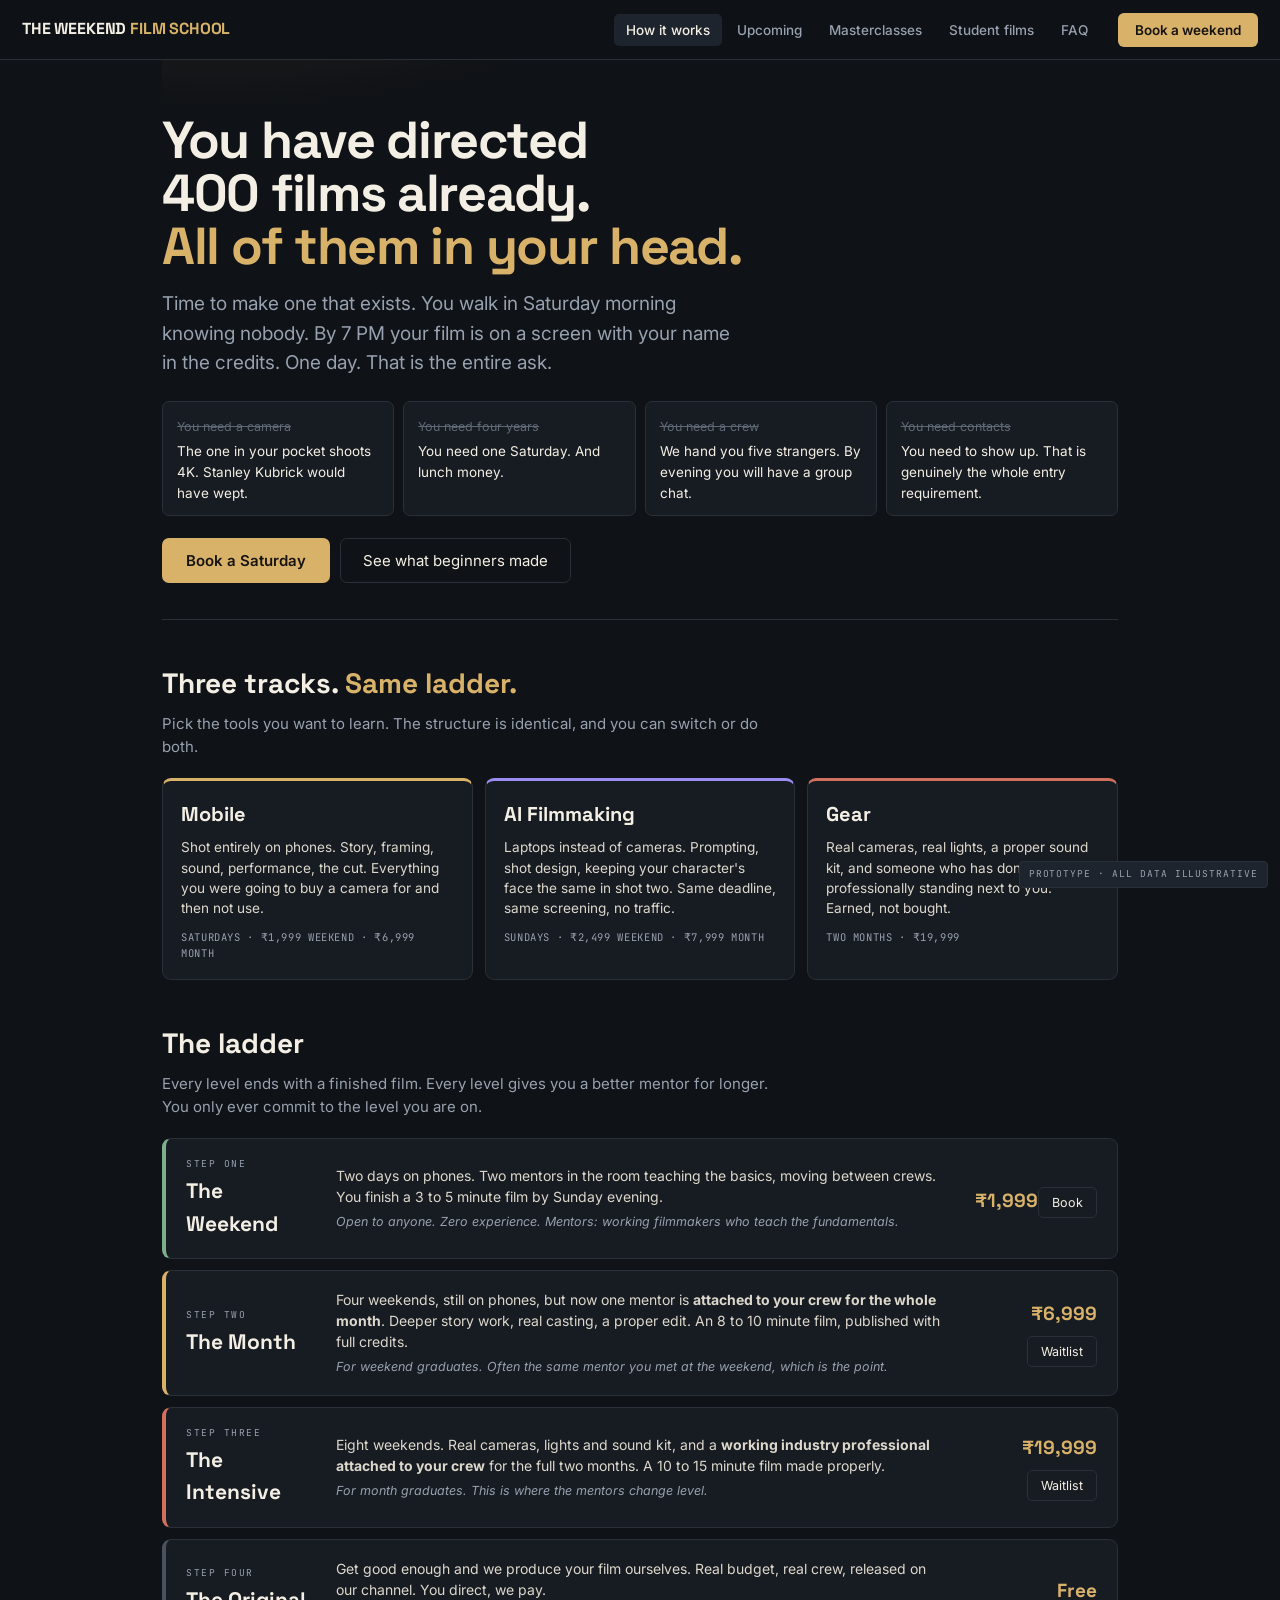
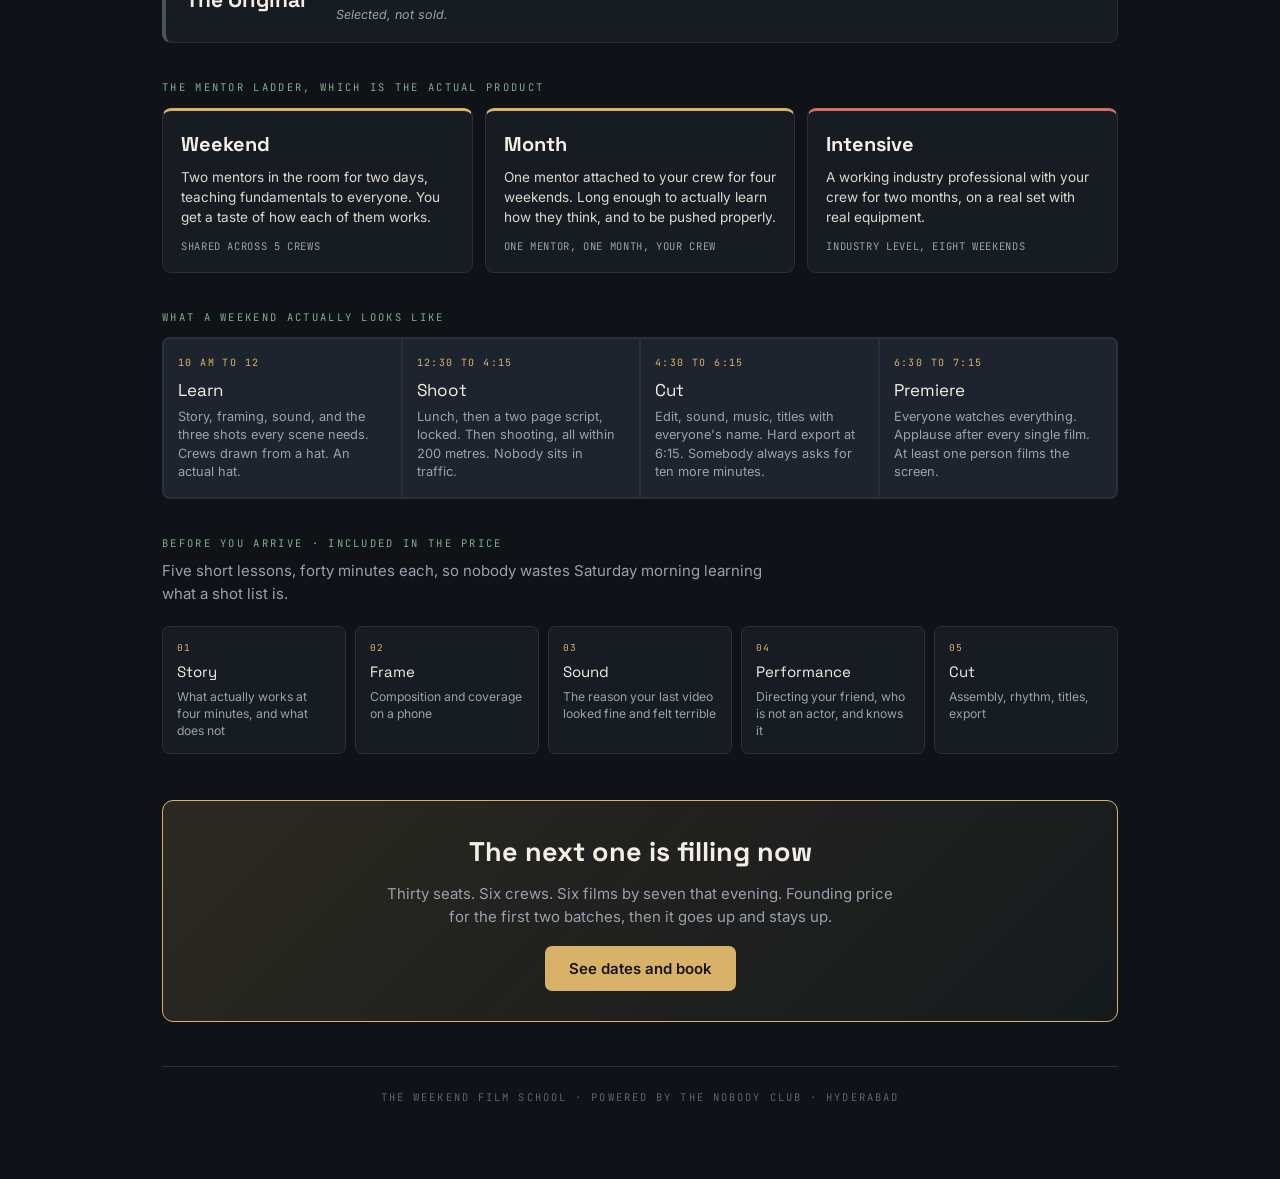
<file: prototype-1.html>
<!DOCTYPE html>
<html lang="en"><head><meta charset="UTF-8">
<meta name="viewport" content="width=device-width, initial-scale=1.0">
<title>The Weekend Film School — Prototype</title>
<link href="https://fonts.googleapis.com/css2?family=Space+Grotesk:wght@500;700&family=Inter:wght@400;500;600&family=JetBrains+Mono:wght@400;500&display=swap" rel="stylesheet">
<style>
:root{--bg:#0f1216;--card:#171b22;--card2:#1e242d;--line:#2a3039;
 --bone:#f4efe4;--dim:#98a1af;--gold:#d9b26a;--moss:#7fae8c;--rose:#d1705f;--violet:#9a8cf0}
*{margin:0;padding:0;box-sizing:border-box}
body{background:var(--bg);color:var(--bone);font-family:'Inter',sans-serif;font-size:15px;line-height:1.55}
.g{font-family:'Space Grotesk',sans-serif}
button{font-family:inherit;cursor:pointer}
a{color:inherit;text-decoration:none}
:focus-visible{outline:2px solid var(--gold);outline-offset:2px}
@media (prefers-reduced-motion:reduce){*{animation:none!important;transition:none!important}}

.nav{position:sticky;top:0;z-index:50;display:flex;align-items:center;gap:18px;height:60px;padding:0 22px;
 background:rgba(15,18,22,.95);backdrop-filter:blur(10px);border-bottom:1px solid var(--line)}
.logo{font-family:'Space Grotesk';font-weight:700;font-size:16px;letter-spacing:-.01em}
.logo span{color:var(--gold)}
.navlinks{display:flex;gap:3px;margin-left:auto}
.navlinks button{background:none;border:none;color:var(--dim);font-size:13.5px;padding:8px 12px;border-radius:5px;font-weight:500}
.navlinks button.on{background:var(--card2);color:var(--bone)}
.enrol{background:var(--gold);color:#171410;border:none;border-radius:6px;font-weight:600;font-size:13.5px;padding:9px 17px}
.wrap{max-width:1000px;margin:0 auto;padding:0 22px 90px}
.view{display:none}.view.on{display:block}

.hero{padding:54px 0 36px;border-bottom:1px solid var(--line);
 background:radial-gradient(780px 350px at 6% -30%,rgba(217,178,106,.15),transparent 62%)}
h1{font-family:'Space Grotesk';font-weight:700;font-size:52px;line-height:1.02;letter-spacing:-.025em}
h1 .y{color:var(--gold)}
.tag{margin-top:16px;font-size:19px;color:var(--dim);max-width:580px}
.nots{display:grid;grid-template-columns:repeat(4,1fr);gap:9px;margin-top:24px}
@media(max-width:760px){.nots{grid-template-columns:1fr 1fr}}
.not{background:var(--card);border:1px solid var(--line);border-radius:7px;padding:12px 14px}
.not s{color:#5f6875;font-size:12.5px}
.not .y2{display:block;font-size:13.5px;margin-top:3px}
.herobtns{display:flex;gap:10px;margin-top:22px;flex-wrap:wrap}
.b1{background:var(--gold);color:#171410;border:none;border-radius:7px;font-weight:600;font-size:15px;padding:13px 24px}
.b2{background:none;border:1px solid var(--line);color:var(--bone);border-radius:7px;font-size:15px;padding:12px 22px}

h2{font-family:'Space Grotesk';font-weight:700;font-size:28px;margin:42px 0 6px}
h2 .y{color:var(--gold)}
.sublede{color:var(--dim);font-size:15px;margin-bottom:20px;max-width:620px}
.lab{font-family:'JetBrains Mono',monospace;font-size:10.5px;letter-spacing:.22em;color:var(--moss);
 text-transform:uppercase;margin:36px 0 12px}

/* LADDER */
.ladder{display:grid;gap:11px}
.rung{background:var(--card);border:1px solid var(--line);border-left:4px solid var(--gold);border-radius:9px;
 padding:18px 20px;display:grid;grid-template-columns:132px 1fr 130px;gap:18px;align-items:center;
 transition:border-color .18s}
.rung:hover{border-color:var(--gold)}
.rung.m{border-left-color:var(--moss)} .rung.r{border-left-color:var(--rose)} .rung.gr{border-left-color:#4a525f}
@media(max-width:780px){.rung{grid-template-columns:1fr}}
.rung .step{font-family:'JetBrains Mono',monospace;font-size:9.5px;letter-spacing:.16em;color:var(--dim)}
.rung .step b{display:block;font-family:'Space Grotesk';font-size:21px;color:var(--bone);letter-spacing:0;margin-top:3px;font-weight:700}
.rung .d{font-size:14px;line-height:1.5;color:#ddd8cc}
.rung .d .who{display:block;font-size:12.5px;color:var(--dim);margin-top:6px;font-style:italic}
.rung .price{text-align:right}
.rung .price .p{font-family:'Space Grotesk';font-size:19px;color:var(--gold);font-weight:700}
.rung .price button{background:none;border:1px solid var(--line);color:var(--bone);border-radius:5px;
 font-size:12.5px;padding:7px 13px;margin-top:8px}
@media(max-width:780px){.rung .price{text-align:left}}

/* TRACKS */
.tracks{display:grid;grid-template-columns:repeat(3,1fr);gap:12px}
@media(max-width:820px){.tracks{grid-template-columns:1fr}}
.tr{background:var(--card);border:1px solid var(--line);border-top:3px solid var(--gold);border-radius:9px;padding:18px}
.tr.ai{border-top-color:var(--violet)} .tr.gear{border-top-color:var(--rose)}
.tr h3{font-family:'Space Grotesk';font-size:20px;margin-bottom:7px}
.tr p{font-size:13.6px;color:#ddd8cc;line-height:1.5}
.tr .meta{font-family:'JetBrains Mono',monospace;font-size:10.5px;color:var(--dim);margin-top:10px;letter-spacing:.06em}

/* WEEKEND TIMELINE */
.tl{display:grid;grid-template-columns:repeat(4,1fr);gap:2px;background:var(--line);
 border:2px solid var(--line);border-radius:8px;overflow:hidden;margin-top:6px}
@media(max-width:820px){.tl{grid-template-columns:1fr 1fr}}
.tlc{background:var(--card2);padding:16px 14px}
.tlc .t{font-family:'JetBrains Mono',monospace;font-size:10px;letter-spacing:.14em;color:var(--gold)}
.tlc .h{font-family:'Space Grotesk';font-size:17px;margin:6px 0 5px}
.tlc .d{font-size:12.8px;color:var(--dim);line-height:1.42}

/* ONLINE */
.mods{display:grid;grid-template-columns:repeat(5,1fr);gap:9px;margin-top:6px}
@media(max-width:820px){.mods{grid-template-columns:1fr 1fr}}
.md{background:var(--card);border:1px solid var(--line);border-radius:7px;padding:14px}
.md .n{font-family:'JetBrains Mono',monospace;font-size:9.5px;color:var(--gold);letter-spacing:.14em}
.md .t{font-family:'Space Grotesk';font-size:15px;margin:5px 0 4px}
.md .d{font-size:12.2px;color:var(--dim);line-height:1.4}

/* UPCOMING */
.dates{display:grid;gap:10px}
.dt{background:var(--card);border:1px solid var(--line);border-radius:8px;padding:16px 18px;
 display:grid;grid-template-columns:86px 1fr 150px;gap:16px;align-items:center}
@media(max-width:780px){.dt{grid-template-columns:1fr}}
.dt .when{text-align:center}
.dt .when .d{font-family:'Space Grotesk';font-weight:700;font-size:22px;line-height:1}
.dt .when .m{font-family:'JetBrains Mono',monospace;font-size:9.5px;letter-spacing:.14em;color:var(--dim);margin-top:3px}
.dt h4{font-family:'Space Grotesk';font-size:17px;margin-bottom:3px}
.dt .meta{font-size:12.8px;color:var(--dim)}
.dt .act{text-align:right}
@media(max-width:780px){.dt .when,.dt .act{text-align:left}}
.dt .act .seats{font-family:'JetBrains Mono',monospace;font-size:11px;color:var(--moss);display:block;margin-bottom:7px}
.badge{font-family:'JetBrains Mono',monospace;font-size:9.5px;letter-spacing:.12em;border-radius:3px;
 padding:3px 8px;display:inline-block;margin-top:6px}
.b-mob{border:1px solid var(--gold);color:var(--gold)}
.b-ai{border:1px solid var(--violet);color:var(--violet)}
.b-gear{border:1px solid var(--rose);color:var(--rose)}

/* FILMS */
.films{display:grid;grid-template-columns:repeat(3,1fr);gap:12px}
@media(max-width:820px){.films{grid-template-columns:1fr 1fr}}
@media(max-width:560px){.films{grid-template-columns:1fr}}
.fc{background:var(--card);border:1px solid var(--line);border-radius:9px;overflow:hidden}
.fc .art{height:110px}
.f1{background:linear-gradient(140deg,#4a2418,#d1705f)}
.f2{background:linear-gradient(140deg,#123a37,#7fae8c)}
.f3{background:linear-gradient(140deg,#2a2652,#9a8cf0)}
.fc .bd{padding:14px 16px}
.fc h4{font-family:'Space Grotesk';font-size:16px;margin-bottom:3px}
.fc .m{font-family:'JetBrains Mono',monospace;font-size:10.5px;color:var(--dim)}
.fc .by{font-size:12.5px;color:#ddd8cc;margin-top:7px}

/* FAQ */
.faq{background:var(--card);border:1px solid var(--line);border-radius:8px;padding:16px 18px;margin-bottom:9px}
.faq h4{font-family:'Space Grotesk';font-size:16px;margin-bottom:5px}
.faq p{font-size:13.6px;color:#ddd8cc;line-height:1.5}

.cta{background:linear-gradient(135deg,rgba(217,178,106,.14),rgba(127,174,140,.05));
 border:1px solid var(--gold);border-radius:11px;padding:30px;margin-top:46px;text-align:center}
.cta h3{font-family:'Space Grotesk';font-size:27px;margin-bottom:9px}
.cta p{color:var(--dim);max-width:520px;margin:0 auto 18px}
.foot{border-top:1px solid var(--line);margin-top:44px;padding-top:22px;text-align:center;
 font-family:'JetBrains Mono',monospace;font-size:10.5px;letter-spacing:.2em;color:#5c6472;text-transform:uppercase}
.chip{position:fixed;bottom:12px;right:12px;background:var(--card2);border:1px solid var(--line);
 border-radius:4px;font-family:'JetBrains Mono',monospace;font-size:9.5px;letter-spacing:.1em;color:var(--dim);
 padding:5px 9px;z-index:60}
</style></head>
<body>

<div class="nav">
  <span class="logo g">THE WEEKEND <span>FILM SCHOOL</span></span>
  <div class="navlinks">
    <button class="on" data-v="home">How it works</button>
    <button data-v="dates">Upcoming</button>
    <button data-v="master">Masterclasses</button>
    <button data-v="films">Student films</button>
    <button data-v="faq">FAQ</button>
  </div>
  <button class="enrol" data-go="dates">Book a weekend</button>
</div>

<div class="wrap">

<!-- HOME -->
<section class="view on" id="home">
  <div class="hero">
    <h1>You have directed<br>400 films already.<br><span class="y">All of them in your head.</span></h1>
    <p class="tag">Time to make one that exists. You walk in Saturday morning knowing nobody. By 7 PM your film is on a screen with your name in the credits. One day. That is the entire ask.</p>
    <div class="nots">
      <div class="not"><s>You need a camera</s><span class="y2">The one in your pocket shoots 4K. Stanley Kubrick would have wept.</span></div>
      <div class="not"><s>You need four years</s><span class="y2">You need one Saturday. And lunch money.</span></div>
      <div class="not"><s>You need a crew</s><span class="y2">We hand you five strangers. By evening you will have a group chat.</span></div>
      <div class="not"><s>You need contacts</s><span class="y2">You need to show up. That is genuinely the whole entry requirement.</span></div>
    </div>
    <div class="herobtns">
      <button class="b1" data-go="dates">Book a Saturday</button>
      <button class="b2" data-go="films">See what beginners made</button>
    </div>
  </div>

  <h2>Three tracks. <span class="y">Same ladder.</span></h2>
  <div class="sublede">Pick the tools you want to learn. The structure is identical, and you can switch or do both.</div>
  <div class="tracks">
    <div class="tr"><h3>Mobile</h3><p>Shot entirely on phones. Story, framing, sound, performance, the cut. Everything you were going to buy a camera for and then not use.</p><div class="meta">SATURDAYS · ₹1,999 WEEKEND · ₹6,999 MONTH</div></div>
    <div class="tr ai"><h3>AI Filmmaking</h3><p>Laptops instead of cameras. Prompting, shot design, keeping your character's face the same in shot two. Same deadline, same screening, no traffic.</p><div class="meta">SUNDAYS · ₹2,499 WEEKEND · ₹7,999 MONTH</div></div>
    <div class="tr gear"><h3>Gear</h3><p>Real cameras, real lights, a proper sound kit, and someone who has done this professionally standing next to you. Earned, not bought.</p><div class="meta">TWO MONTHS · ₹19,999</div></div>
  </div>

  <h2>The ladder</h2>
  <div class="sublede">Every level ends with a finished film. Every level gives you a better mentor for longer. You only ever commit to the level you are on.</div>
  <div class="ladder">
    <div class="rung m"><div class="step">STEP ONE<b>The Weekend</b></div>
      <div class="d">Two days on phones. Two mentors in the room teaching the basics, moving between crews. You finish a 3 to 5 minute film by Sunday evening.<span class="who">Open to anyone. Zero experience. Mentors: working filmmakers who teach the fundamentals.</span></div>
      <div class="price"><span class="p">₹1,999</span><button data-go="dates">Book</button></div></div>
    <div class="rung"><div class="step">STEP TWO<b>The Month</b></div>
      <div class="d">Four weekends, still on phones, but now one mentor is <b>attached to your crew for the whole month</b>. Deeper story work, real casting, a proper edit. An 8 to 10 minute film, published with full credits.<span class="who">For weekend graduates. Often the same mentor you met at the weekend, which is the point.</span></div>
      <div class="price"><span class="p">₹6,999</span><button>Waitlist</button></div></div>
    <div class="rung r"><div class="step">STEP THREE<b>The Intensive</b></div>
      <div class="d">Eight weekends. Real cameras, lights and sound kit, and a <b>working industry professional attached to your crew</b> for the full two months. A 10 to 15 minute film made properly.<span class="who">For month graduates. This is where the mentors change level.</span></div>
      <div class="price"><span class="p">₹19,999</span><button>Waitlist</button></div></div>
    <div class="rung gr"><div class="step">STEP FOUR<b>The Original</b></div>
      <div class="d">Get good enough and we produce your film ourselves. Real budget, real crew, released on our channel. You direct, we pay.<span class="who">Selected, not sold.</span></div>
      <div class="price"><span class="p">Free</span></div></div>
  </div>

  <div class="lab">The mentor ladder, which is the actual product</div>
  <div class="tracks">
    <div class="tr"><h3>Weekend</h3><p>Two mentors in the room for two days, teaching fundamentals to everyone. You get a taste of how each of them works.</p><div class="meta">SHARED ACROSS 5 CREWS</div></div>
    <div class="tr"><h3>Month</h3><p>One mentor attached to your crew for four weekends. Long enough to actually learn how they think, and to be pushed properly.</p><div class="meta">ONE MENTOR, ONE MONTH, YOUR CREW</div></div>
    <div class="tr gear"><h3>Intensive</h3><p>A working industry professional with your crew for two months, on a real set with real equipment.</p><div class="meta">INDUSTRY LEVEL, EIGHT WEEKENDS</div></div>
  </div>

  <div class="lab">What a weekend actually looks like</div>
  <div class="tl">
    <div class="tlc"><div class="t">10 AM TO 12</div><div class="h">Learn</div><div class="d">Story, framing, sound, and the three shots every scene needs. Crews drawn from a hat. An actual hat.</div></div>
    <div class="tlc"><div class="t">12:30 TO 4:15</div><div class="h">Shoot</div><div class="d">Lunch, then a two page script, locked. Then shooting, all within 200 metres. Nobody sits in traffic.</div></div>
    <div class="tlc"><div class="t">4:30 TO 6:15</div><div class="h">Cut</div><div class="d">Edit, sound, music, titles with everyone's name. Hard export at 6:15. Somebody always asks for ten more minutes.</div></div>
    <div class="tlc"><div class="t">6:30 TO 7:15</div><div class="h">Premiere</div><div class="d">Everyone watches everything. Applause after every single film. At least one person films the screen.</div></div>
  </div>

  <div class="lab">Before you arrive · included in the price</div>
  <div class="sublede" style="margin-top:-4px">Five short lessons, forty minutes each, so nobody wastes Saturday morning learning what a shot list is.</div>
  <div class="mods">
    <div class="md"><div class="n">01</div><div class="t">Story</div><div class="d">What actually works at four minutes, and what does not</div></div>
    <div class="md"><div class="n">02</div><div class="t">Frame</div><div class="d">Composition and coverage on a phone</div></div>
    <div class="md"><div class="n">03</div><div class="t">Sound</div><div class="d">The reason your last video looked fine and felt terrible</div></div>
    <div class="md"><div class="n">04</div><div class="t">Performance</div><div class="d">Directing your friend, who is not an actor, and knows it</div></div>
    <div class="md"><div class="n">05</div><div class="t">Cut</div><div class="d">Assembly, rhythm, titles, export</div></div>
  </div>

  <div class="cta">
    <h3 class="g">The next one is filling now</h3>
    <p>Thirty seats. Six crews. Six films by seven that evening. Founding price for the first two batches, then it goes up and stays up.</p>
    <button class="b1" data-go="dates">See dates and book</button>
  </div>
</section>

<!-- DATES -->
<section class="view" id="dates">
  <h2 style="margin-top:34px">Upcoming <span class="y">weekends</span></h2>
  <div class="sublede">Founding price of ₹1,499 applies to the first two batches only. After that it moves to ₹1,999.</div>
  <div class="dates">
    <div class="dt"><div class="when"><div class="d">12</div><div class="m">OCT · SAT SUN</div></div>
      <div><h4>Mobile Filmmaking · Weekend One</h4><div class="meta">Banjara Hills · 10 AM to 5 PM both days · 25 seats</div><span class="badge b-mob">MOBILE</span></div>
      <div class="act"><span class="seats">9 seats left</span><button class="b1" style="padding:10px 18px;font-size:14px">₹1,499 · Book</button></div></div>
    <div class="dt"><div class="when"><div class="d">26</div><div class="m">OCT · SAT SUN</div></div>
      <div><h4>AI Filmmaking · Weekend One</h4><div class="meta">Madhapur · 10 AM to 5 PM both days · Bring a laptop · 25 seats</div><span class="badge b-ai">AI</span></div>
      <div class="act"><span class="seats">18 seats left</span><button class="b1" style="padding:10px 18px;font-size:14px">₹1,999 · Book</button></div></div>
    <div class="dt"><div class="when"><div class="d">09</div><div class="m">NOV · SAT SUN</div></div>
      <div><h4>Mobile Filmmaking · Weekend Two</h4><div class="meta">Banjara Hills · Standard pricing begins</div><span class="badge b-mob">MOBILE</span></div>
      <div class="act"><span class="seats">Opens after batch one</span><button class="b2" style="padding:10px 18px;font-size:14px">Notify me</button></div></div>
    <div class="dt"><div class="when"><div class="d">DEC</div><div class="m">FOUR WEEKENDS</div></div>
      <div><h4>The Month · Mobile · Cohort One</h4><div class="meta">One mentor attached to your crew for the month. Published film. Weekend graduates only</div><span class="badge b-mob">MONTH · MOBILE</span></div>
      <div class="act"><span class="seats">Waitlist open</span><button class="b2" style="padding:10px 18px;font-size:14px">Join waitlist</button></div></div>
    <div class="dt"><div class="when"><div class="d">JAN</div><div class="m">FOUR WEEKENDS</div></div>
      <div><h4>The Month · AI · Cohort One</h4><div class="meta">Same structure, AI tools. Tool credits included. AI weekend graduates only</div><span class="badge b-ai">MONTH · AI</span></div>
      <div class="act"><span class="seats">Waitlist open</span><button class="b2" style="padding:10px 18px;font-size:14px">Join waitlist</button></div></div>
  </div>

  <div class="lab">Full price list</div>
  <div class="dates">
    <div class="dt"><div class="when"><div class="d">01</div><div class="m">WEEKEND</div></div>
      <div><h4>Two days · Mobile or AI</h4><div class="meta">2 mentors in the room · 3 to 5 minute film · online course included</div></div>
      <div class="act"><span class="seats">MOBILE ₹1,999 · AI ₹2,499</span><button class="b2" style="padding:10px 18px;font-size:14px">Founding ₹1,499</button></div></div>
    <div class="dt"><div class="when"><div class="d">02</div><div class="m">MONTH</div></div>
      <div><h4>Four weekends · Mobile or AI</h4><div class="meta">1 mentor attached to your crew · 8 to 10 minute film · published with credits</div></div>
      <div class="act"><span class="seats">MOBILE ₹6,999 · AI ₹7,999</span><button class="b2" style="padding:10px 18px;font-size:14px">Waitlist</button></div></div>
    <div class="dt"><div class="when"><div class="d">03</div><div class="m">INTENSIVE</div></div>
      <div><h4>Eight weekends · Gear or AI</h4><div class="meta">Industry mentor attached · gear included · 10 to 15 minute film</div></div>
      <div class="act"><span class="seats">GEAR ₹19,999 · AI ₹16,999</span><button class="b2" style="padding:10px 18px;font-size:14px">Waitlist</button></div></div>
    <div class="dt"><div class="when"><div class="d">04</div><div class="m">MASTERCLASS</div></div>
      <div><h4>One day with someone who does this for a living</h4><div class="meta">Acting, directing, writing, camera, editing. Runs on its own, no ladder needed</div></div>
      <div class="act"><span class="seats">₹999 to ₹2,499</span><button class="b2" style="padding:10px 18px;font-size:14px" data-go="master">See masterclasses</button></div></div>
  </div>
  <div class="faq" style="margin-top:18px"><h4>Bringing a team?</h4><p>You can arrive with your own crew of five and make your own film, or come alone and we will place you. Actors can be cast free from The Nobody Club directory.</p></div>
  <div class="faq"><h4>Corporate film days</h4><p>The same weekend, run privately for your team. Everyone makes a film together and watches it that evening. From ₹90,000 for up to twenty people.</p></div>
</section>

<!-- MASTERCLASS -->
<section class="view" id="master">
  <h2 style="margin-top:34px">Masterclasses with people<br><span class="y">who do this for a living</span></h2>
  <div class="sublede">One day, one subject, one person who actually works in it. No ladder, no prerequisites. Come for a single Saturday and leave knowing something you did not know on Friday.</div>

  <div class="dates">
    <div class="dt"><div class="when"><div class="d">SAT</div><div class="m">ONE DAY</div></div>
      <div><h4>Acting for camera</h4><div class="meta">With a working screen actor · self tapes, eyelines, hitting marks, auditions</div><span class="badge b-mob">CRAFT</span></div>
      <div class="act"><span class="seats">30 seats</span><button class="b1" style="padding:10px 18px;font-size:14px">₹1,499</button></div></div>
    <div class="dt"><div class="when"><div class="d">SAT</div><div class="m">ONE DAY</div></div>
      <div><h4>Writing the short film</h4><div class="meta">With a produced screenwriter · structure, subtext, and why your ending is not working</div><span class="badge b-mob">CRAFT</span></div>
      <div class="act"><span class="seats">30 seats</span><button class="b1" style="padding:10px 18px;font-size:14px">₹1,499</button></div></div>
    <div class="dt"><div class="when"><div class="d">SUN</div><div class="m">ONE DAY</div></div>
      <div><h4>The edit room</h4><div class="meta">With a working editor · rhythm, sound design, and cutting your own footage live</div><span class="badge b-mob">CRAFT</span></div>
      <div class="act"><span class="seats">25 seats</span><button class="b1" style="padding:10px 18px;font-size:14px">₹1,999</button></div></div>
    <div class="dt"><div class="when"><div class="d">SUN</div><div class="m">ONE DAY</div></div>
      <div><h4>Directing actors</h4><div class="meta">With a theatre and film director · blocking, notes, and getting a performance out of a friend</div><span class="badge b-mob">CRAFT</span></div>
      <div class="act"><span class="seats">25 seats</span><button class="b1" style="padding:10px 18px;font-size:14px">₹1,999</button></div></div>
  </div>

  <div class="cta" style="margin-top:32px">
    <h3 class="g">Do you teach something? Bring it here.</h3>
    <p>If you work in film, theatre, comedy or any part of this craft and you want to run a workshop, you only have to decide the subject and the date. We find the venue, fill the seats, handle the money, run the room, and pay you.</p>
    <button class="b1">Propose a masterclass</button>
  </div>

  <div class="tracks" style="margin-top:22px">
    <div class="tr"><h3>You bring</h3><p>The subject, the date, and your craft. That is genuinely all.</p><div class="meta">ONE DAY OF YOUR WEEKEND</div></div>
    <div class="tr"><h3>We bring</h3><p>Venue, bookings, marketing, registrations, payments, equipment, a host, and photographs of the day.</p><div class="meta">EVERYTHING ELSE</div></div>
    <div class="tr gear"><h3>You get paid</h3><p>A fee agreed before the date, paid within 48 hours. Plus a room of people who now know your work.</p><div class="meta">NO REVENUE RISK TO YOU</div></div>
  </div>
</section>

<!-- FILMS -->
<section class="view" id="films">
  <h2 style="margin-top:34px">What students <span class="y">actually made</span></h2>
  <div class="sublede">Every one of these was made by people who had never made a film before, in the time listed.</div>
  <div class="films">
    <div class="fc"><div class="art f1"></div><div class="bd"><h4>The Last Bus</h4><div class="m">4:12 · MOBILE · ONE WEEKEND</div><div class="by">Made by five strangers who met on a Saturday morning.</div></div></div>
    <div class="fc"><div class="art f2"></div><div class="bd"><h4>Amma's Recipe</h4><div class="m">3:48 · MOBILE · ONE WEEKEND</div><div class="by">Shot entirely in one kitchen with three characters.</div></div></div>
    <div class="fc"><div class="art f3"></div><div class="bd"><h4>Signal Lost</h4><div class="m">2:56 · AI TRACK · ONE WEEKEND</div><div class="by">Made on laptops by three people, no camera involved.</div></div></div>
  </div>
  <div class="faq" style="margin-top:16px"><h4>Who owns the films?</h4><p>You do. Your film stays yours and your credits stay yours. We hold a permanent non exclusive right to screen and promote it, which is how it ends up at our screenings and on our channel.</p></div>
</section>

<!-- FAQ -->
<section class="view" id="faq">
  <h2 style="margin-top:34px">Questions people <span class="y">actually ask</span></h2>
  <div style="margin-top:16px">
    <div class="faq"><h4>I have never made anything. Is this for me?</h4><p>Yes, and that is the whole point. The weekend is built for people with zero experience. If you have made films before you will still learn things, but you are not the person we designed it for.</p></div>
    <div class="faq"><h4>Do I need a camera or any equipment?</h4><p>No. Everything at the weekend and month levels is shot on phones. If someone in your crew owns a tripod or a clip mic they can bring it, but nothing is required.</p></div>
    <div class="faq"><h4>Do I need to bring a team?</h4><p>No. Most people come alone and we place them in a crew of five. If you want to bring your own team, you can do that too.</p></div>
    <div class="faq"><h4>Where do actors come from?</h4><p>The Nobody Club directory, which is free for actors to list on. You shortlist and we help you make the calls on Saturday. Crew members are also allowed to act, and often do.</p></div>
    <div class="faq"><h4>Who teaches?</h4><p>Working professionals. Assistant directors, ad film directors, editors and theatre directors who do this for a living and teach on weekends. Two mentors per weekend.</p></div>
    <div class="faq"><h4>What if my film is bad?</h4><p>It will be. So was everyone's, including the founder's, which is currently sitting in a folder marked do not open. The point is that it exists, you finished it, and you now know exactly what you would fix. That last part is the whole education.</p></div>
    <div class="faq"><h4>Do I have to travel around the city to shoot?</h4><p>No, and this is deliberate. Everything is shot within 200 metres of the venue. The cafe, the terrace, the stairwell, the street outside. It sounds limiting until you realise it is the only reason your film gets finished by six.</p></div>
    <div class="faq"><h4>Is lunch included?</h4><p>No. We give you tea and snacks, and lunch is at the cafe on your own bill. Their food is better than anything we would arrange, and it is why they give us the space.</p></div>
    <div class="faq"><h4>Can I do the AI track without technical skills?</h4><p>Yes. The AI weekend teaches the tools from zero. What matters more is story sense, and that is taught too.</p></div>
    <div class="faq"><h4>Do you get my film into festivals?</h4><p>We do not submit on your behalf and we do not promise selections. What we do is share the festival calendar through The Nobody Club, tell you which ones actually fit your film, and help you get your submission materials in order. The films themselves are yours to send.</p></div>
    <div class="faq"><h4>Is there a refund?</h4><p>Full refund up to seven days before the weekend. After that we have already paid the venue and the mentors, so we can move you to the next batch instead.</p></div>
  </div>
  <div class="cta">
    <h3 class="g">Still deciding?</h3>
    <p>Come to a Nobody Club screening first. Free, most weekends, and you will meet people who were exactly where you are one month ago and are now insufferable about it.</p>
    <button class="b2">See club events</button>
  </div>
</section>

<div class="foot">The Weekend Film School · Powered by The Nobody Club · Hyderabad</div>
</div>
<div class="chip">PROTOTYPE · ALL DATA ILLUSTRATIVE</div>

<script>
function go(v){
  document.querySelectorAll('.navlinks button').forEach(b=>b.classList.toggle('on',b.dataset.v===v));
  document.querySelectorAll('.view').forEach(s=>s.classList.toggle('on',s.id===v));
  window.scrollTo({top:0,behavior:'smooth'});
}
document.querySelectorAll('.navlinks button').forEach(b=>b.addEventListener('click',()=>go(b.dataset.v)));
document.querySelectorAll('[data-go]').forEach(b=>b.addEventListener('click',()=>go(b.dataset.go)));
</script>
</body></html>
</file>
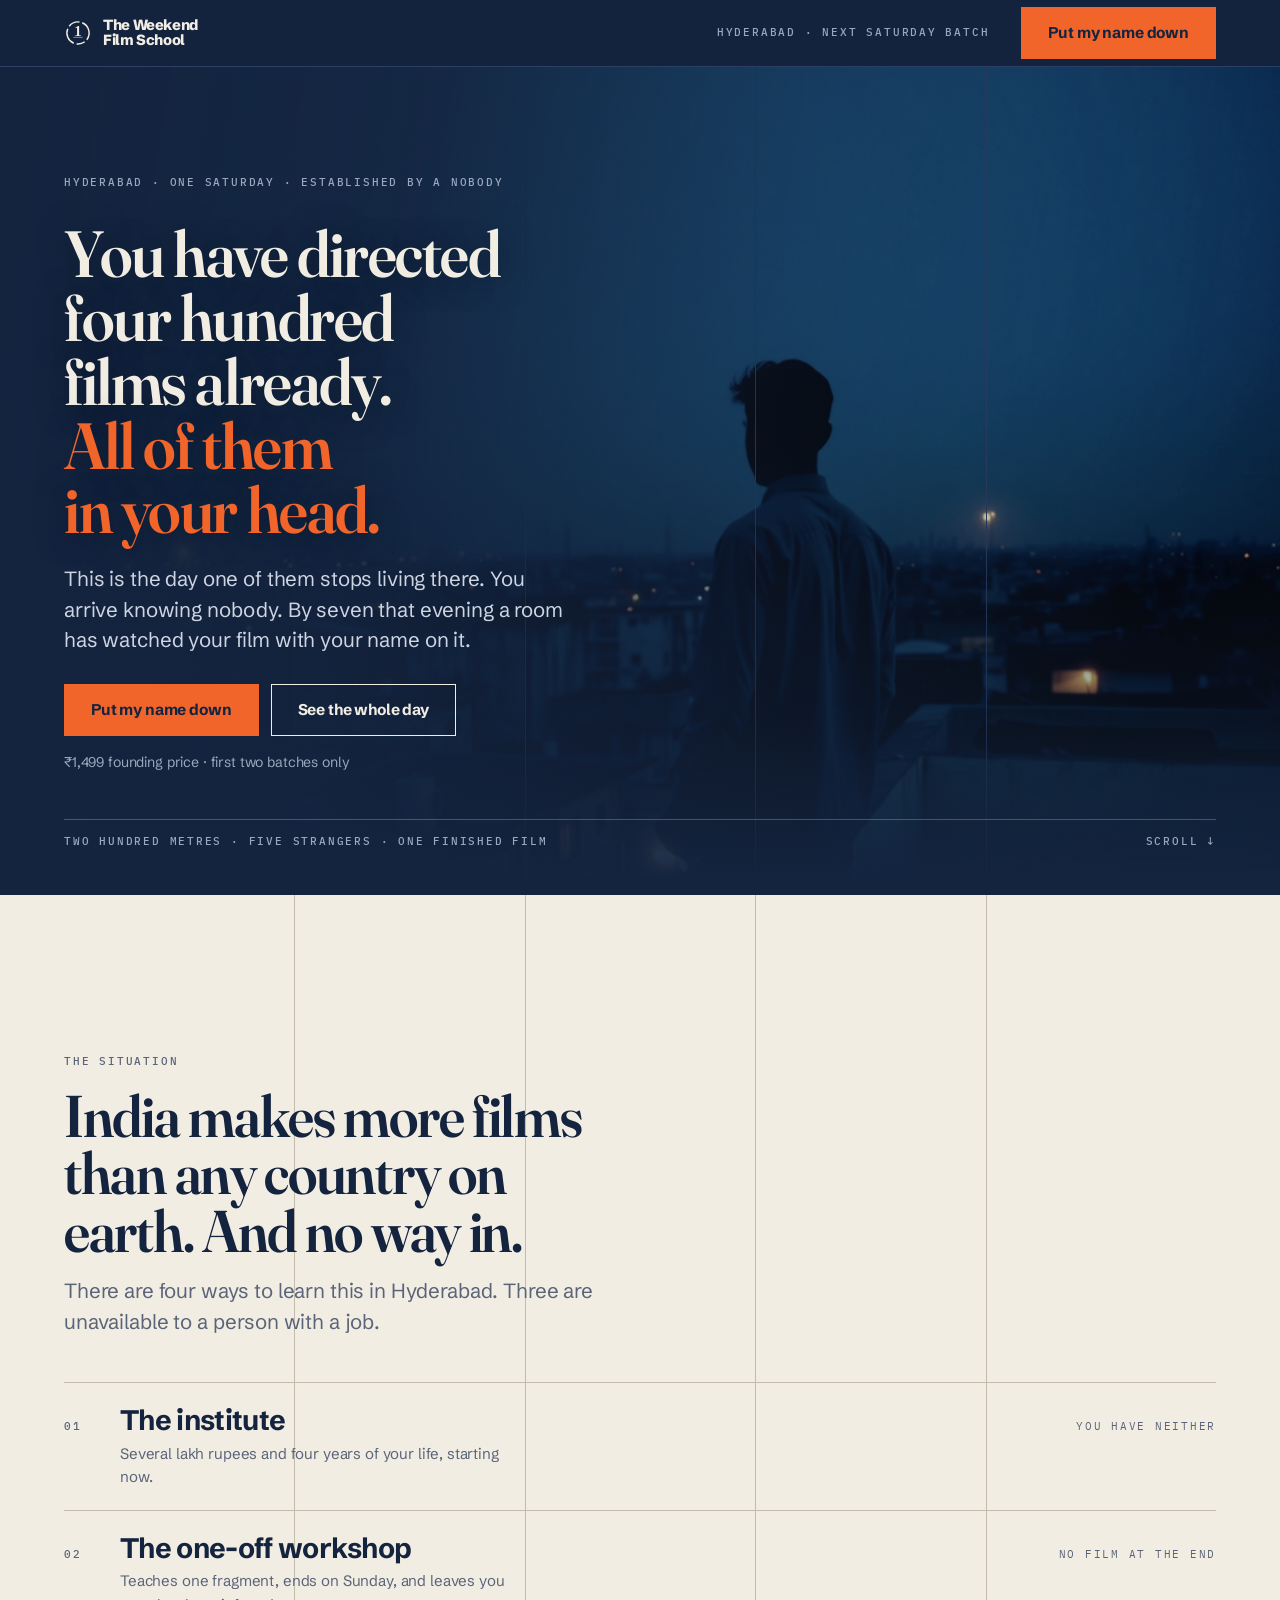
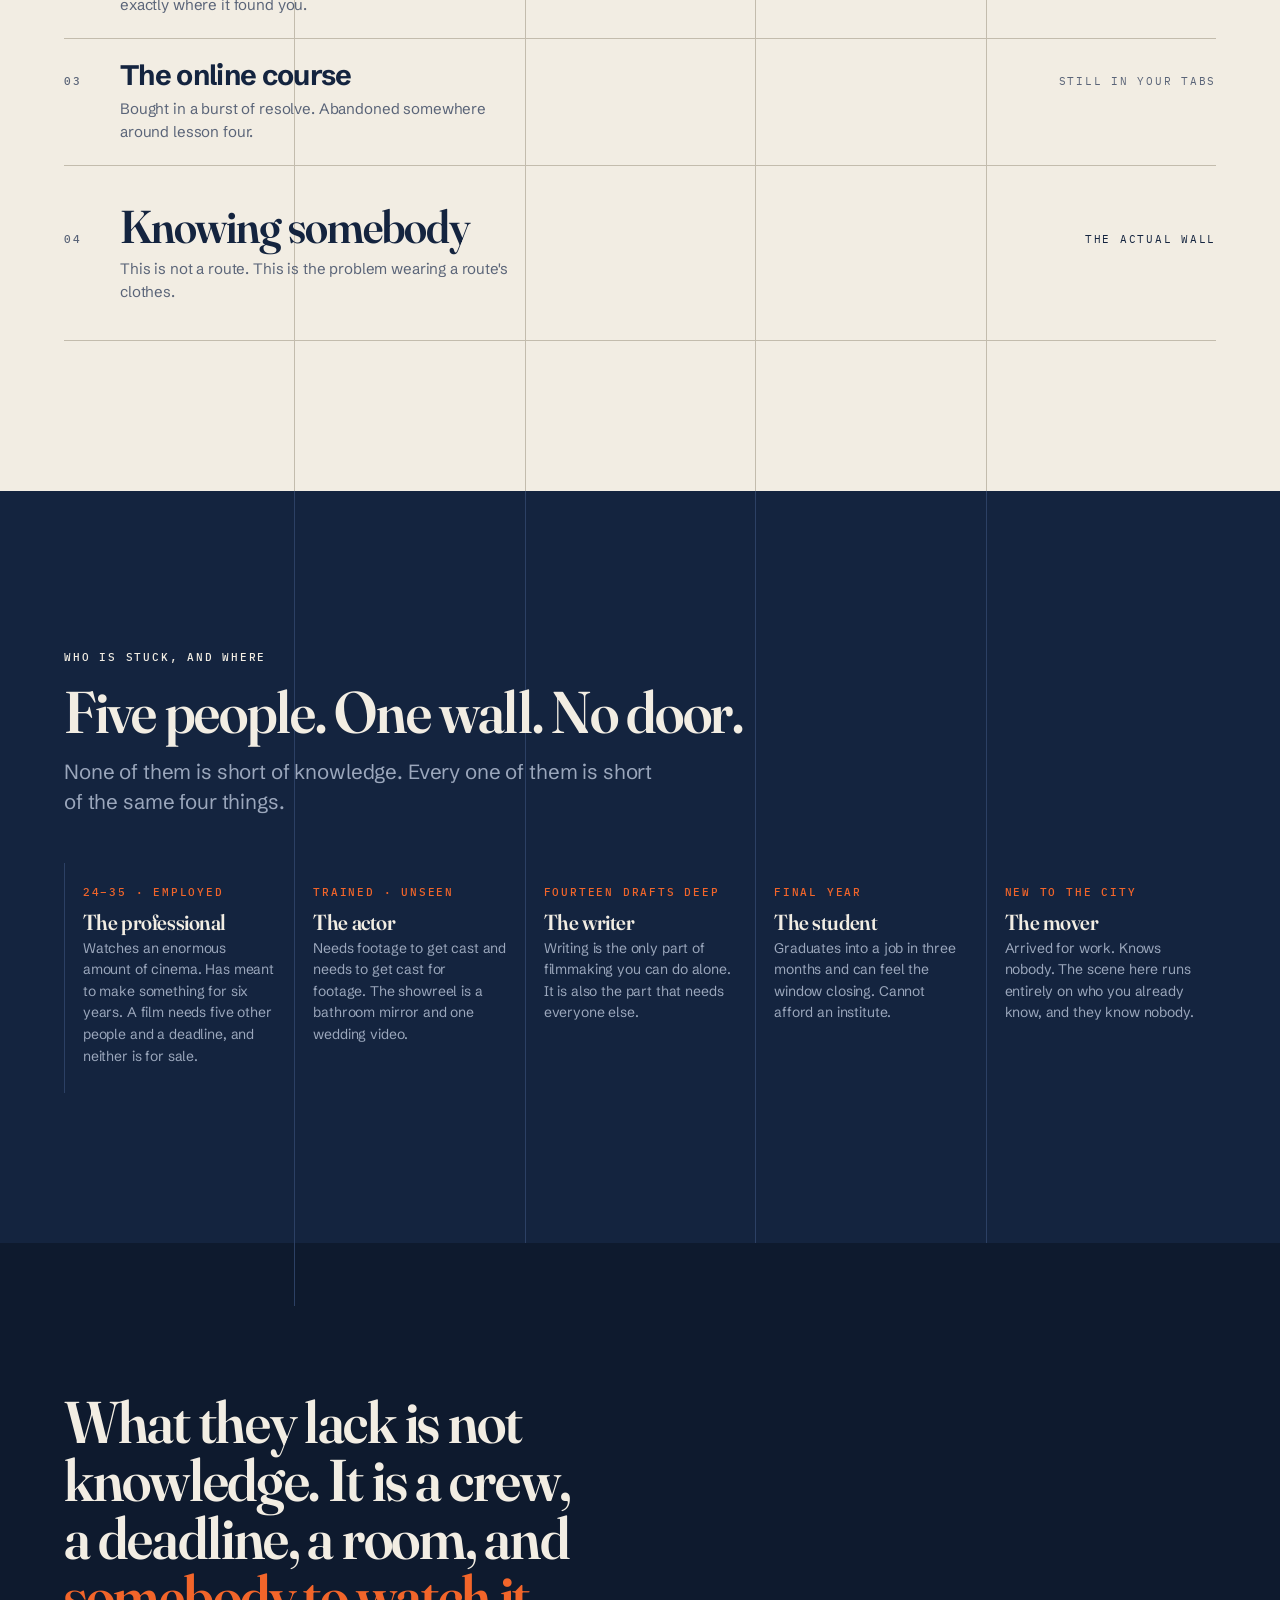
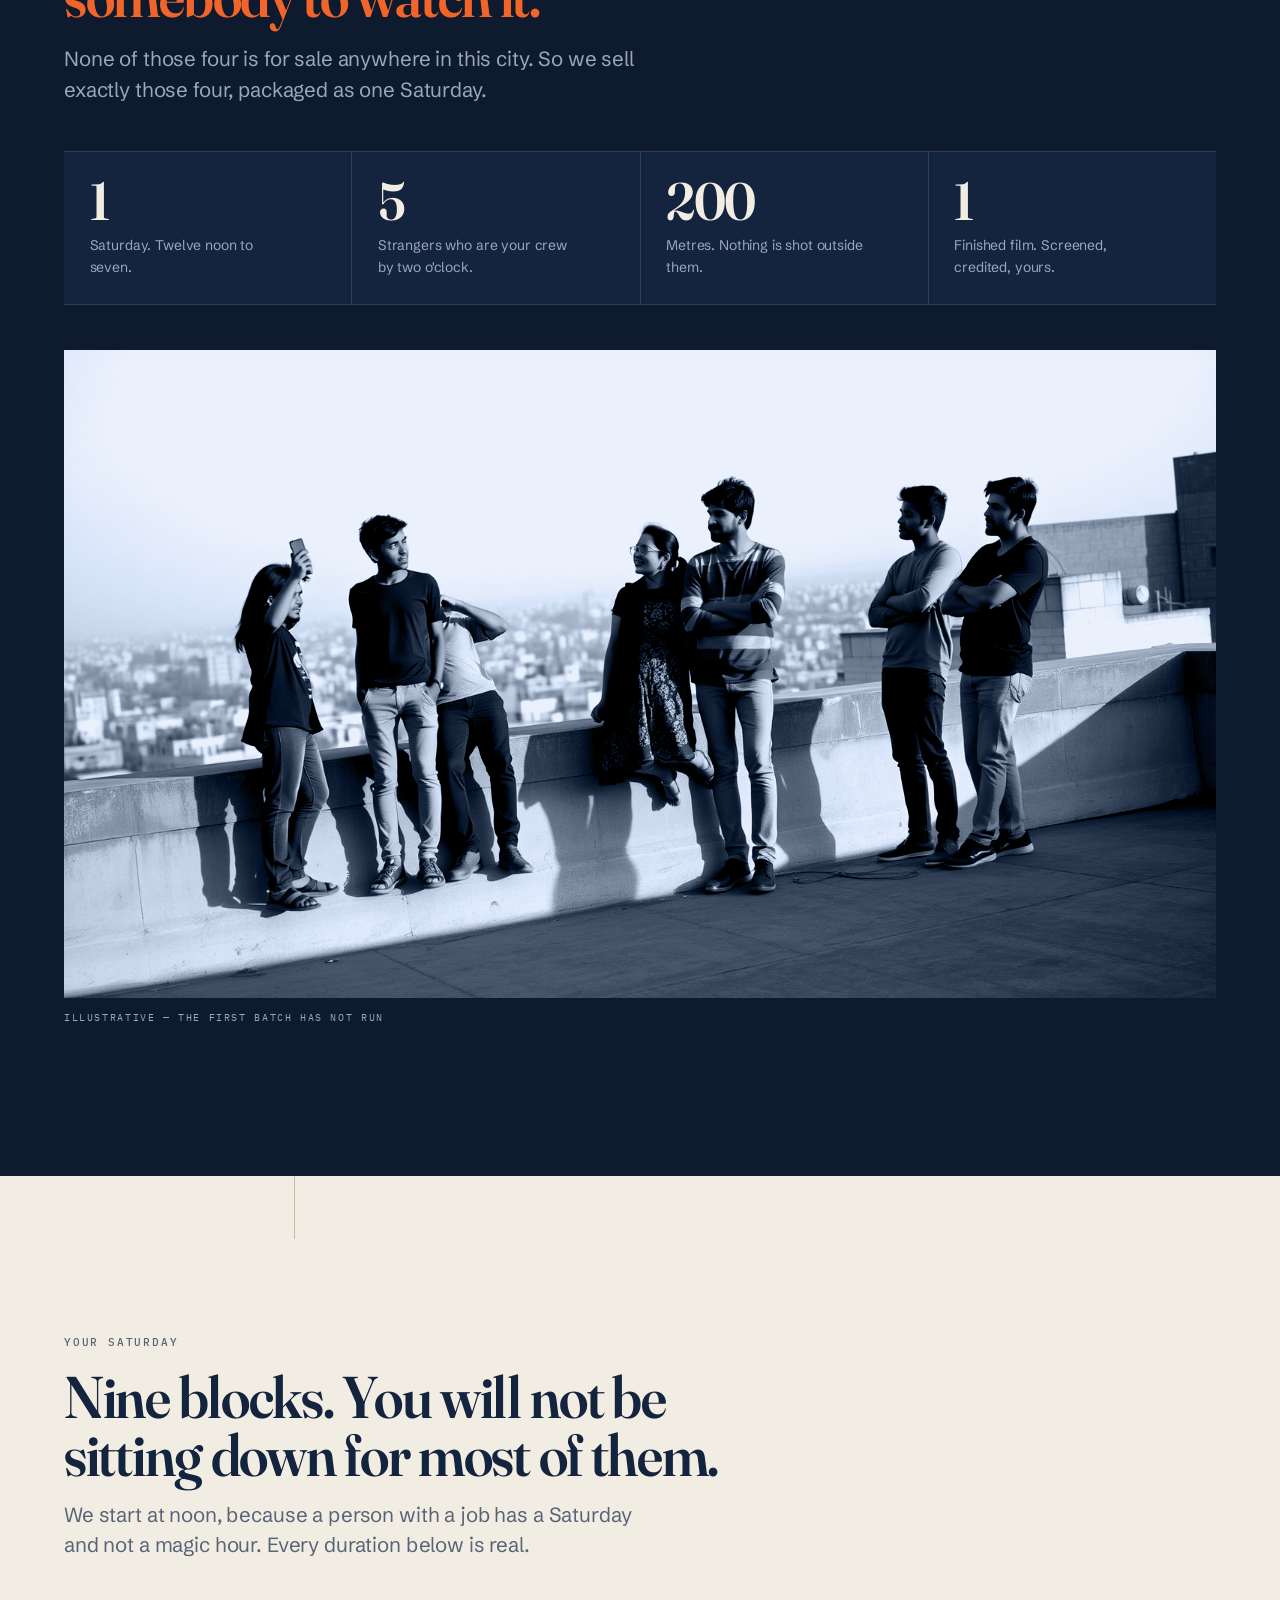
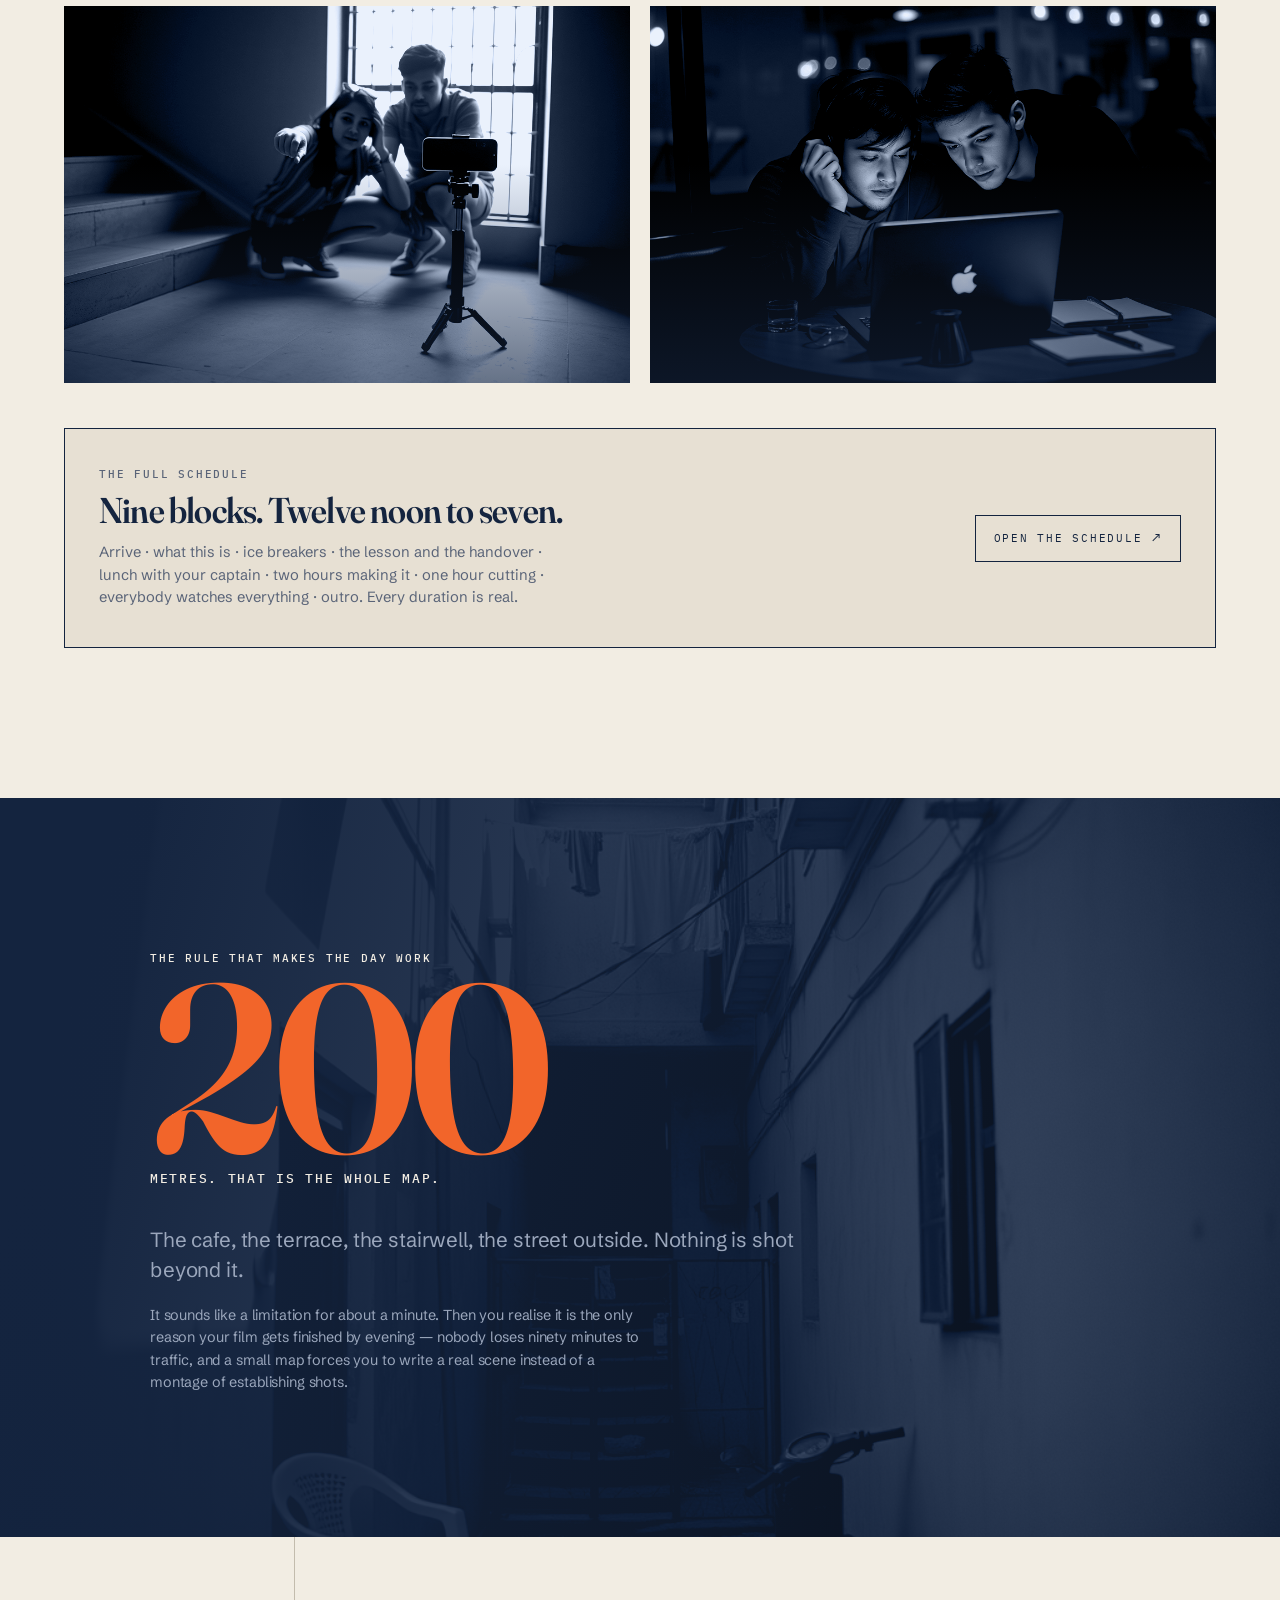
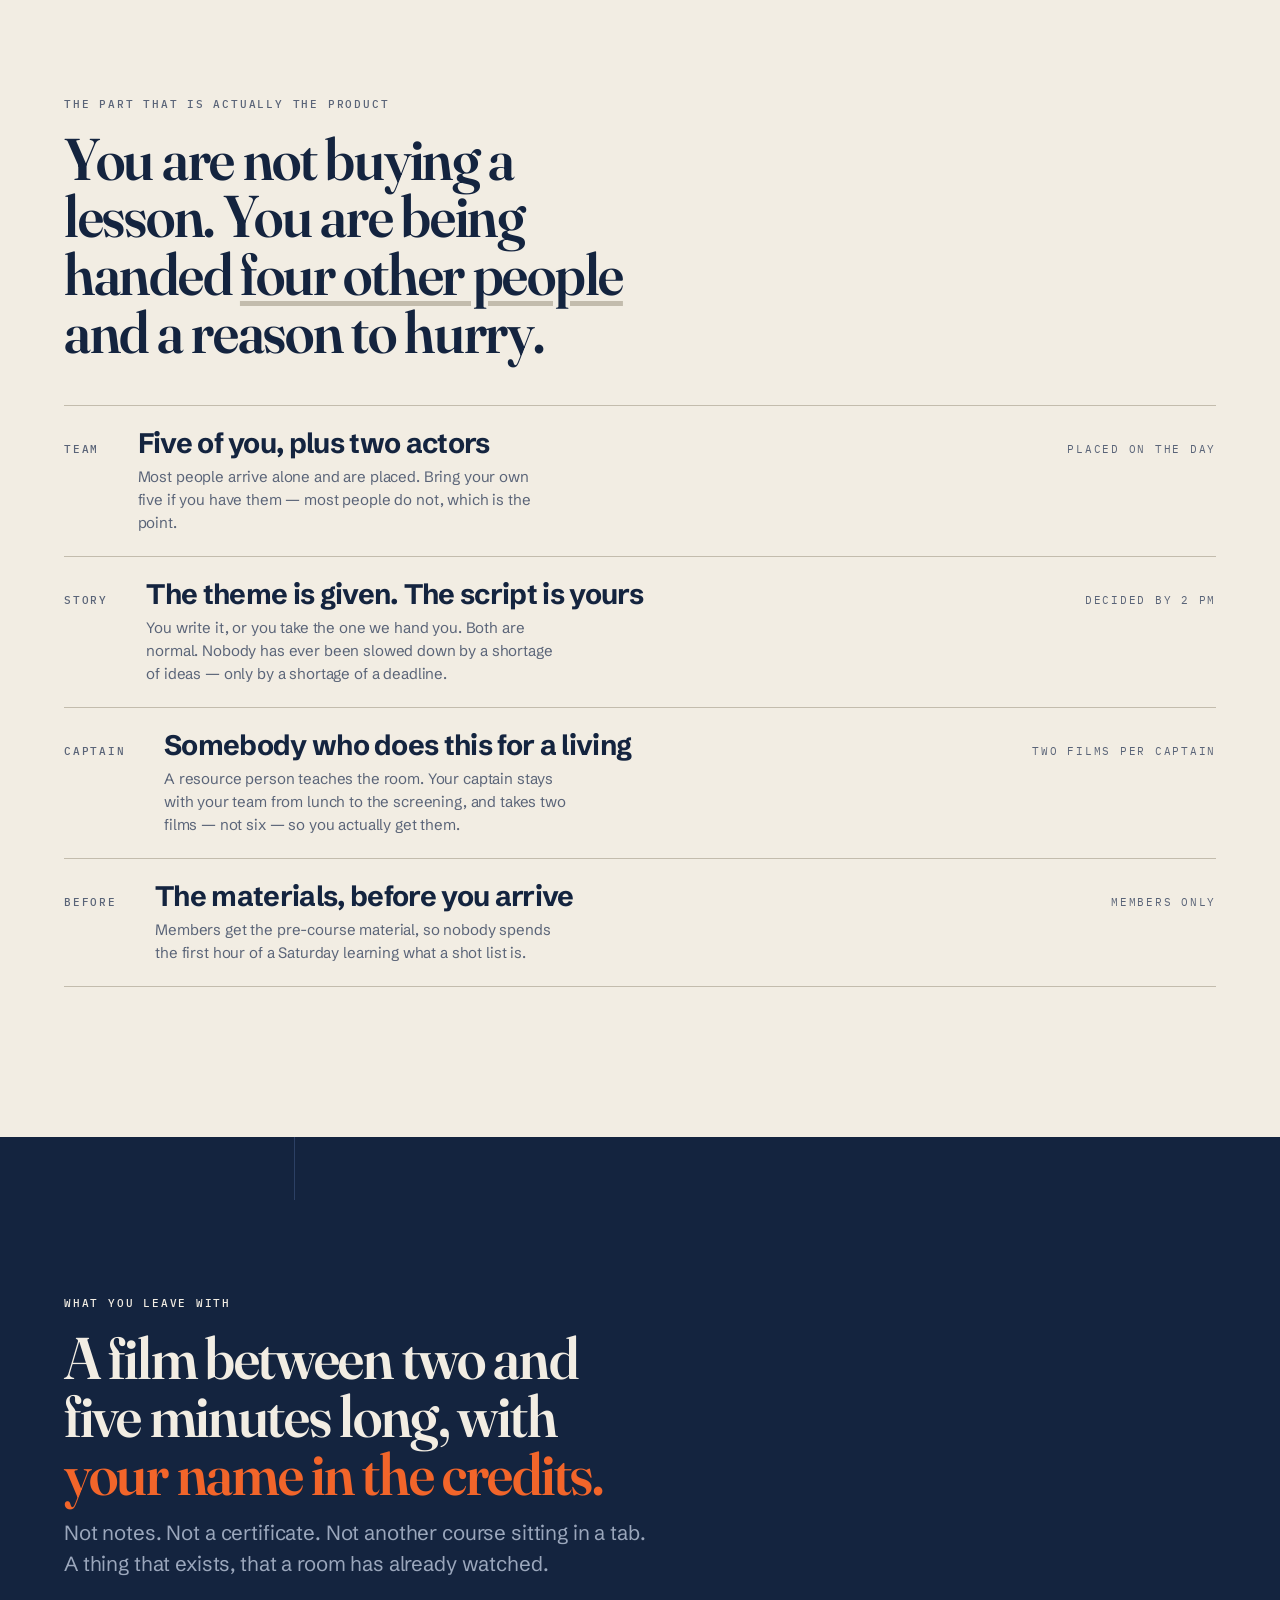
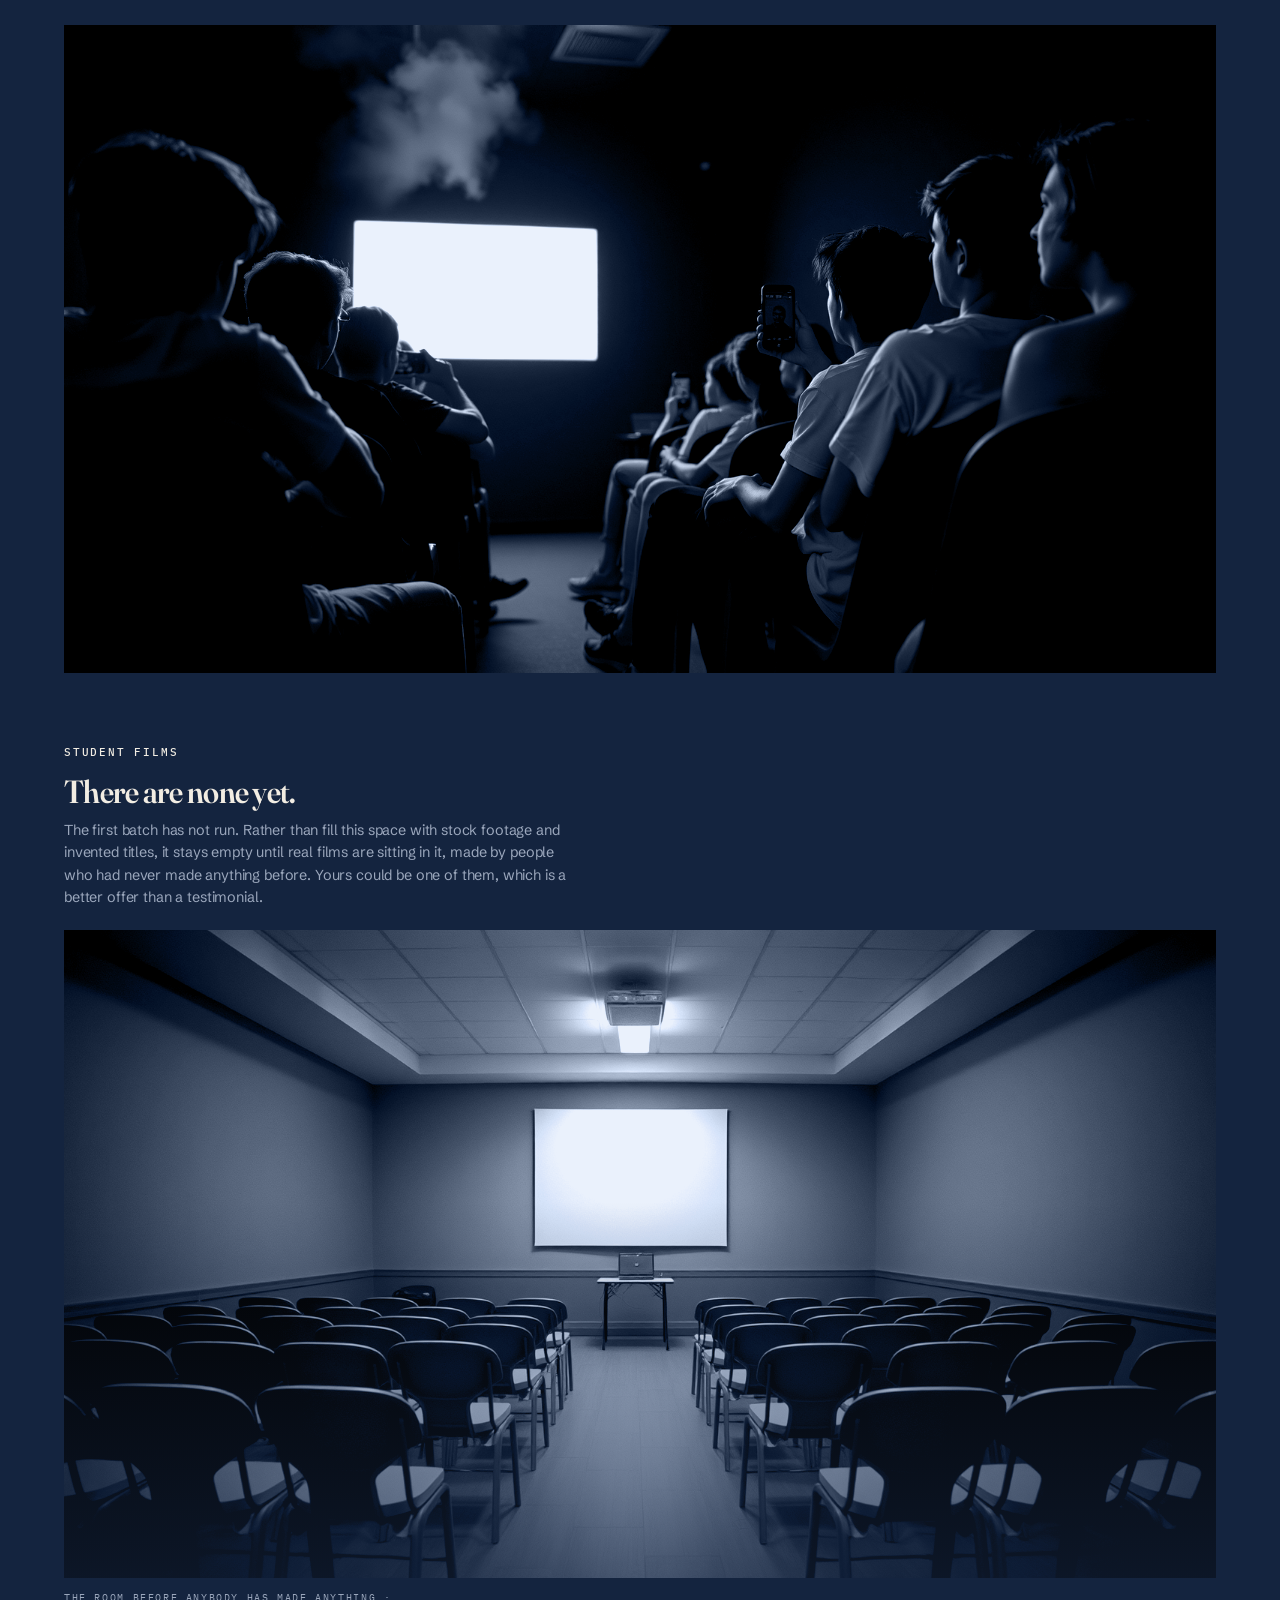
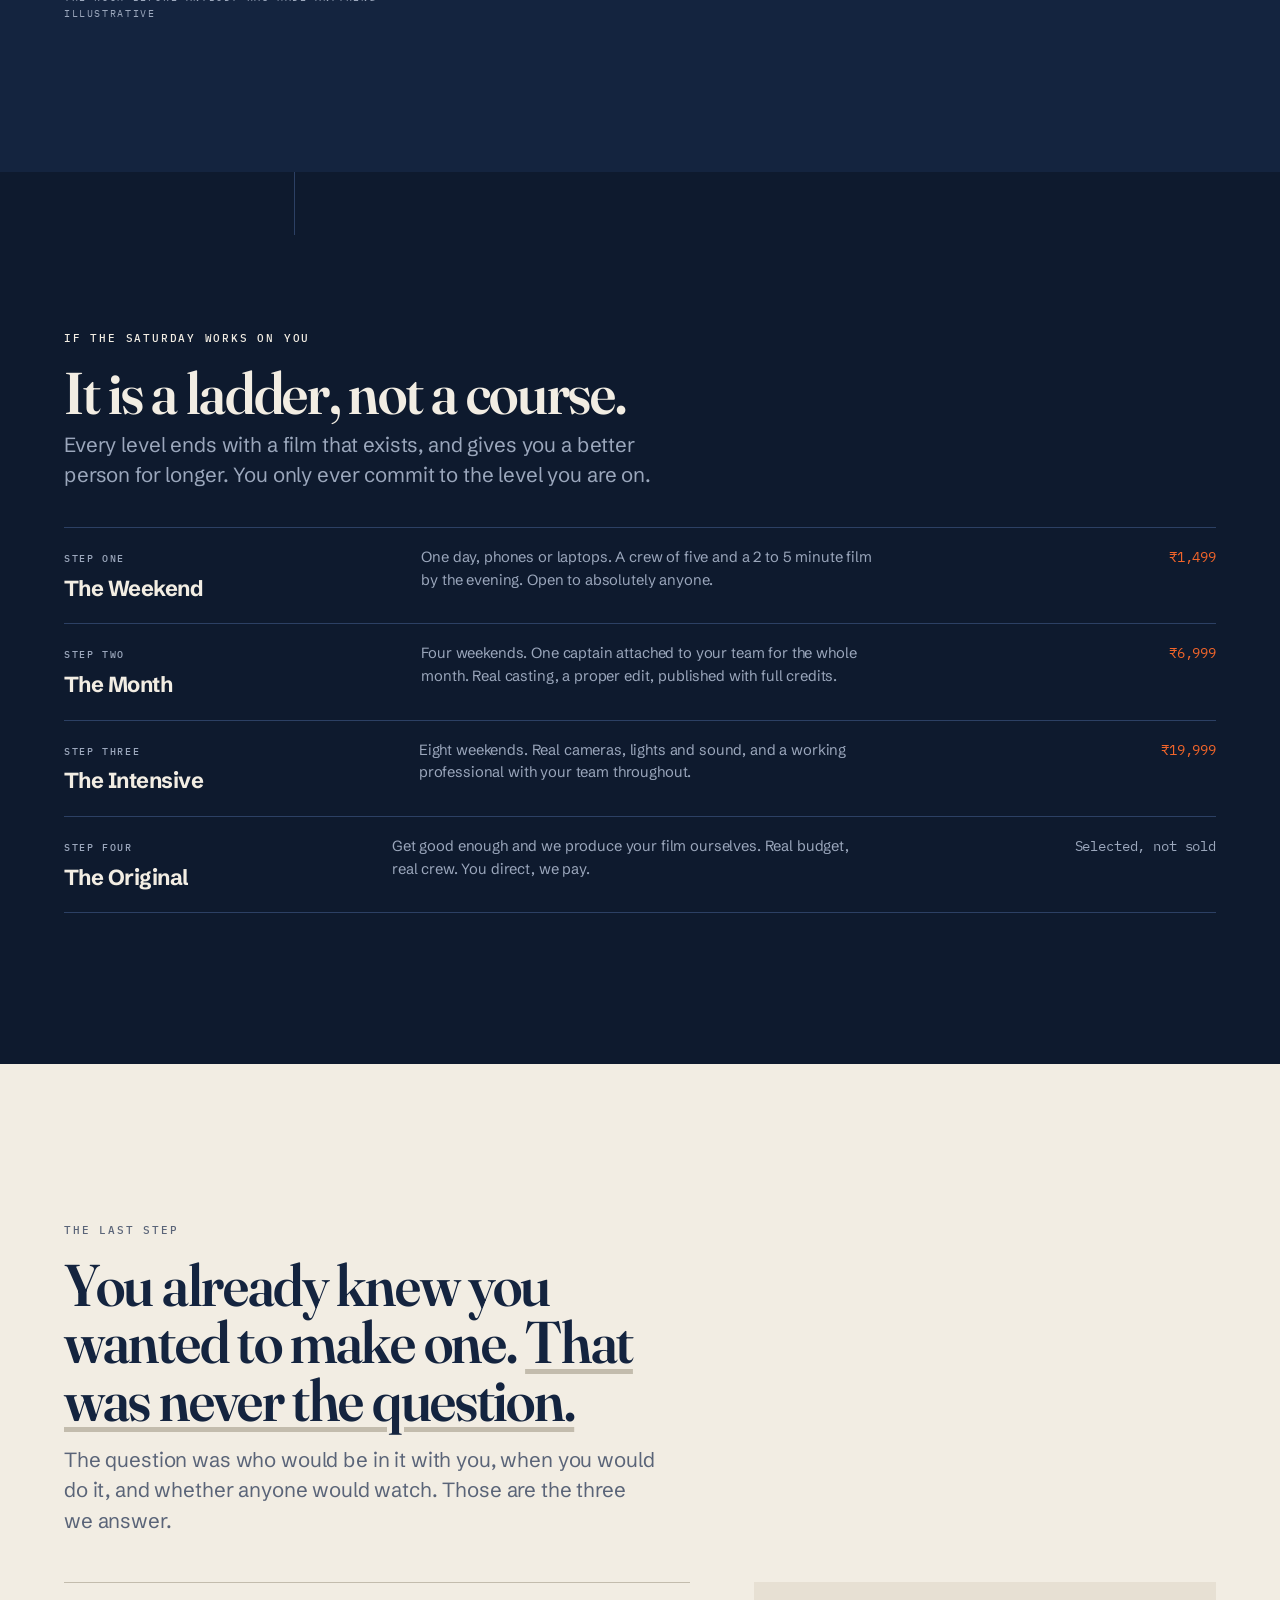
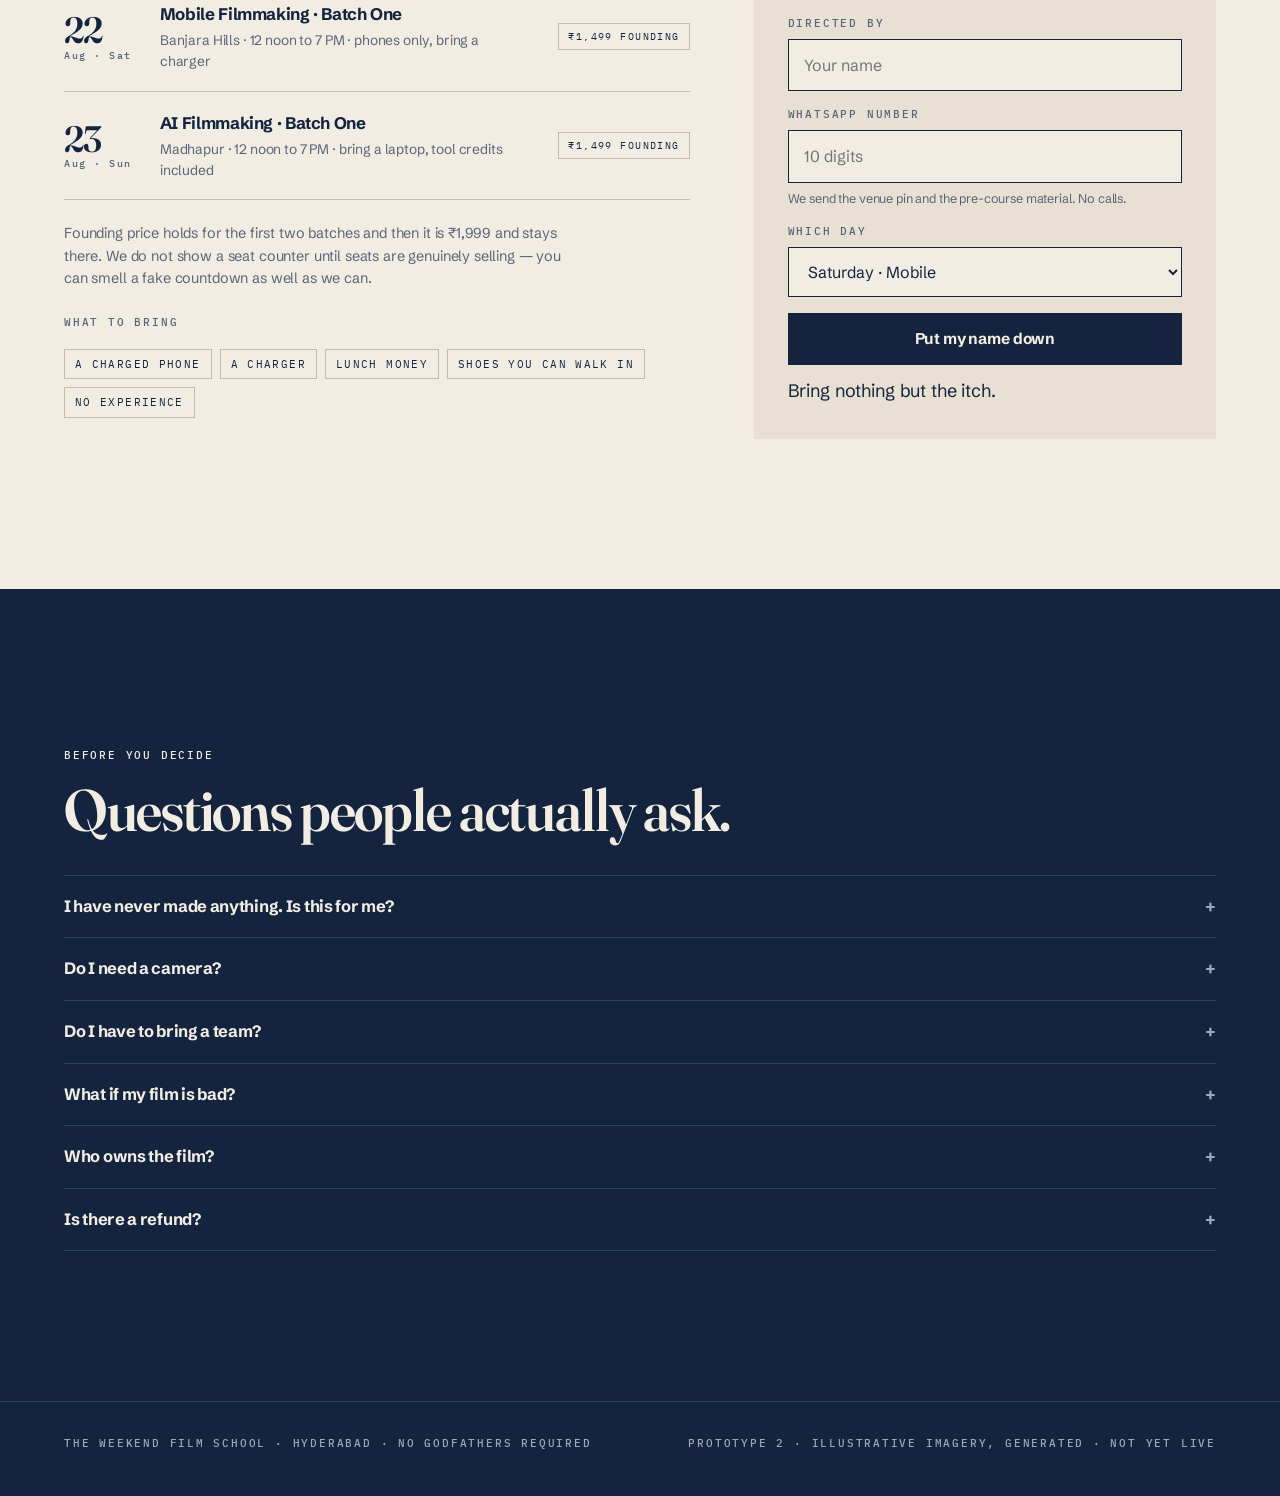
<file: prototype-2.html>
<!DOCTYPE html>
<html lang="en">
<head>
<meta charset="UTF-8">
<meta name="viewport" content="width=device-width, initial-scale=1">
<meta name="robots" content="noindex, nofollow">
<title>The Weekend Film School — make your first film in one Saturday, Hyderabad</title>
<meta name="description" content="You have directed four hundred films already. All of them in your head. One Saturday in Hyderabad: a crew of five, a deadline, two hundred metres, and a finished film screened that evening.">
<link rel="icon" href="assets/img/favicon.svg">
<link rel="preconnect" href="https://fonts.googleapis.com">
<link rel="preconnect" href="https://fonts.gstatic.com" crossorigin>
<link href="https://fonts.googleapis.com/css2?family=Fraunces:ital,opsz,wght,SOFT,WONK@0,9..144,100..900,0..100,0..1;1,9..144,100..900,0..100,0..1&family=Schibsted+Grotesk:ital,wght@0,400..900;1,400..900&family=IBM+Plex+Mono:wght@400;500;600&display=swap" rel="stylesheet">
<link rel="stylesheet" href="assets/css/p2.css">
</head>
<body>

<a class="skip" href="#book">Skip to booking</a>

<!-- ═══ NAV ═════════════════════════════════════════════════════════════ -->
<header class="nav">
  <div class="wrap nav__in">
    <a class="mark" href="#top" aria-label="The Weekend Film School, home">
      <svg viewBox="0 0 1000 1000" aria-hidden="true" fill="none">
        <path d="M651.54 134.14A396 396 0 0 1 814.17 741.07" stroke="currentColor" stroke-width="52"/>
        <path d="M741.07 814.17A396 396 0 0 1 448.31 892.61" stroke="currentColor" stroke-width="52"/>
        <path d="M348.46 865.86A396 396 0 0 1 134.14 348.46" stroke="currentColor" stroke-width="52"/>
        <path d="M185.83 258.93A396 396 0 0 1 551.69 107.39" stroke="currentColor" stroke-width="52"/>
        <rect x="334" y="640" width="332" height="18" fill="currentColor"/>
        <text x="500" y="618" text-anchor="middle" fill="currentColor" font-family="Georgia,serif"
              font-weight="700" font-size="520">1</text>
      </svg>
      <b>The Weekend<br>Film School</b>
    </a>
    <span class="data nav__fact" data-next-fact>Hyderabad · next Saturday batch</span>
    <a class="btn btn--go" href="#book">Put my name down</a>
  </div>
</header>

<main id="top">

<!-- ═══ ATTENTION ═══════════════════════════════════════════════════════
     One frame, one sentence, one recognition. The picture is a man who has
     the phone in his hand and is not using it, which is the entire problem. -->
<section class="hero">
  <div class="hero__media" aria-hidden="true">
    <img src="assets/img/p2/hero.jpg" width="1536" height="864" fetchpriority="high"
         alt="" data-pan>
  </div>
  <div class="hero__scrim" aria-hidden="true"></div>
  <div class="lanes" aria-hidden="true"><i></i><i></i><i></i><i></i><i></i></div>
  <div class="wrap">
    <div class="hero__body">
      <span class="data hero__eyebrow">Hyderabad · One Saturday · Established by a nobody</span>
      <h1 class="human h-xl">You have directed four hundred films already.
        <em>All of them in your head.</em></h1>
      <p class="lede">This is the day one of them stops living there. You arrive knowing
        nobody. By seven that evening a room has watched your film with your name on it.</p>
      <div class="btns">
        <a class="btn btn--go" href="#book">Put my name down</a>
        <button class="btn" type="button" data-dialog-open="schedule">See the whole day</button>
      </div>
      <p class="hero__price" data-price-line>₹1,499 founding price · first two batches only</p>
    </div>
    <div class="hero__rule">
      <span class="data">Two hundred metres · Five strangers · One finished film</span>
      <span class="data">Scroll ↓</span>
    </div>
  </div>
</section>

<!-- ═══ INTEREST — the four routes ══════════════════════════════════════
     Not a card grid. A list of dead ends that gets heavier as it goes, so the
     fourth one lands as the actual problem rather than a fourth option.      -->
<section class="band paper" id="why">
  <div class="lanes" aria-hidden="true"><i></i><i></i><i></i><i></i><i></i></div>
  <div class="wrap">
    <div class="measure rise">
      <span class="data">The situation</span>
      <h2 class="human h-lg" style="margin:14px 0 16px">India makes more films than any
        country on earth. And no way in.</h2>
      <p class="lede">There are four ways to learn this in Hyderabad. Three are unavailable to
        a person with a job.</p>
    </div>

    <ol class="routes stagger">
      <li class="route">
        <span class="data route__n">01</span>
        <div><span class="route__name">The institute</span>
          <p>Several lakh rupees and four years of your life, starting now.</p></div>
        <span class="route__verdict">You have neither</span>
      </li>
      <li class="route">
        <span class="data route__n">02</span>
        <div><span class="route__name">The one-off workshop</span>
          <p>Teaches one fragment, ends on Sunday, and leaves you exactly where it found you.</p></div>
        <span class="route__verdict">No film at the end</span>
      </li>
      <li class="route">
        <span class="data route__n">03</span>
        <div><span class="route__name">The online course</span>
          <p>Bought in a burst of resolve. Abandoned somewhere around lesson four.</p></div>
        <span class="route__verdict">Still in your tabs</span>
      </li>
      <li class="route route--problem">
        <span class="data route__n">04</span>
        <div><span class="route__name">Knowing somebody</span>
          <p>This is not a route. This is the problem wearing a route's clothes.</p></div>
        <span class="route__verdict">The actual wall</span>
      </li>
    </ol>
  </div>
</section>

<!-- ═══ INTEREST — five people, one wall ════════════════════════════════
     THE SIGNATURE, part one. Five columns, pushed apart and staggered, each
     stuck for its own reason. They stay apart until the next section.        -->
<section class="band" id="five">
  <div class="lanes" aria-hidden="true"><i></i><i></i><i></i><i></i><i></i></div>
  <div class="wrap">
    <div class="measure rise">
      <span class="data">Who is stuck, and where</span>
      <h2 class="human h-lg" style="margin:14px 0 16px">Five people. One wall. No door.</h2>
      <p class="lede">None of them is short of knowledge. Every one of them is short of the
        same four things.</p>
    </div>

    <ol class="five" data-join>
      <li class="five__p" style="--i:0">
        <span class="data five__who">24–35 · employed</span>
        <span class="five__name">The professional</span>
        <p>Watches an enormous amount of cinema. Has meant to make something for six years. A
          film needs five other people and a deadline, and neither is for sale.</p>
      </li>
      <li class="five__p" style="--i:1">
        <span class="data five__who">Trained · unseen</span>
        <span class="five__name">The actor</span>
        <p>Needs footage to get cast and needs to get cast for footage. The showreel is a
          bathroom mirror and one wedding video.</p>
      </li>
      <li class="five__p" style="--i:2">
        <span class="data five__who">Fourteen drafts deep</span>
        <span class="five__name">The writer</span>
        <p>Writing is the only part of filmmaking you can do alone. It is also the part that
          needs everyone else.</p>
      </li>
      <li class="five__p" style="--i:3">
        <span class="data five__who">Final year</span>
        <span class="five__name">The student</span>
        <p>Graduates into a job in three months and can feel the window closing. Cannot afford
          an institute.</p>
      </li>
      <li class="five__p" style="--i:4">
        <span class="data five__who">New to the city</span>
        <span class="five__name">The mover</span>
        <p>Arrived for work. Knows nobody. The scene here runs entirely on who you already
          know, and they know nobody.</p>
      </li>
    </ol>
  </div>
</section>

<!-- ═══ THE TURN ════════════════════════════════════════════════════════
     Signature, part two: the lanes are gone, the spine has started.          -->
<section class="band deep" id="turn">
  <div class="spine" aria-hidden="true"></div>
  <div class="wrap">
    <div class="measure rise">
      <h2 class="human h-lg">What they lack is not knowledge. It is a crew, a deadline, a
        room, and <em>somebody to watch it.</em></h2>
      <p class="lede" style="margin-top:20px">None of those four is for sale anywhere in this
        city. So we sell exactly those four, packaged as one Saturday.</p>
    </div>

    <div class="figures stagger">
      <div class="fig"><b>1</b><span>Saturday. Twelve noon to seven.</span></div>
      <div class="fig"><b>5</b><span>Strangers who are your crew by two o'clock.</span></div>
      <div class="fig"><b>200</b><span>Metres. Nothing is shot outside them.</span></div>
      <div class="fig"><b>1</b><span>Finished film. Screened, credited, yours.</span></div>
    </div>

    <figure class="shot shot--flat" style="margin-top:clamp(30px,5vh,56px)">
      <img src="assets/img/p2/crew.jpg" width="1280" height="720" loading="lazy"
           alt="Five young people stand in a loose, uneven line on a concrete terrace,
                mid-conversation.">
      <figcaption>Illustrative — the first batch has not run</figcaption>
    </figure>
  </div>
</section>

<!-- ═══ DESIRE — the day ════════════════════════════════════════════════
     The operational block list, given as durations rather than clock times,
     because the only two times anyone can commit to are the start and the
     finish. Everything here comes from the operations note.                  -->
<section class="band paper" id="day">
  <div class="spine" aria-hidden="true"></div>
  <div class="wrap">
    <div class="measure rise">
      <span class="data">Your Saturday</span>
      <h2 class="human h-lg" style="margin:14px 0 16px">Nine blocks. You will not be sitting
        down for most of them.</h2>
      <p class="lede">We start at noon, because a person with a job has a Saturday and not a
        magic hour. Every duration below is real.</p>
    </div>

    <div class="pair">
      <figure class="shot"><img src="assets/img/p2/shoot.jpg" width="1024" height="680"
        loading="lazy" alt="A young woman crouches to direct a friend where to stand on a
        stairwell landing, a phone clamped to a small tripod in the foreground."></figure>
      <figure class="shot"><img src="assets/img/p2/edit.jpg" width="1024" height="680"
        loading="lazy" alt="Two people hunched over one laptop at a cafe table at night, the
        blue glow of an editing timeline on their faces."></figure>
    </div>

    <button class="opener" type="button" data-dialog-open="schedule">
      <span>
        <span class="data opener__k">The full schedule</span>
        <span class="opener__h">Nine blocks. Twelve noon to seven.</span>
        <span class="opener__p">Arrive · what this is · ice breakers · the lesson and the
          handover · lunch with your captain · two hours making it · one hour cutting ·
          everybody watches everything · outro. Every duration is real.</span>
      </span>
      <span class="opener__go">Open the schedule</span>
    </button>
  </div>
</section>

<!-- ═══ THE SCHEDULE SHEET ══════════════════════════════════════════════
     The disclosure pattern, meant to be reused across the sites: a closed box
     above, a real modal <dialog> here. Native dialog gives focus trapping,
     Escape and inertness for free — none of it reimplemented by hand.       -->
<dialog class="sheet" id="schedule" aria-labelledby="schedule-h">
  <div class="sheet__in">
    <div class="sheet__top">
      <div>
        <span class="data">Your Saturday · twelve noon to seven</span>
        <h2 class="human h-md" id="schedule-h" style="margin-top:8px">Nine blocks. You will
          not be sitting down for most of them.</h2>
      </div>
      <button class="sheet__x" type="button" data-dialog-close aria-label="Close the schedule">✕</button>
    </div>

    <div class="day">
      <div class="day__track" aria-hidden="true"></div>

      <article class="blk">
        <div class="blk__clock"><span class="blk__dot"></span><span class="data blk__dur">15 min</span></div>
        <div><h3>Arrive</h3><p>Names, tea, and the only awkward fifteen minutes of the day.
          Nobody here has made a film either.</p></div>
      </article>
      <article class="blk">
        <div class="blk__clock"><span class="blk__dot"></span><span class="data blk__dur">15 min</span></div>
        <div><h3>What this actually is</h3><p>Where the school came from and where it goes
          after today, so you know what you have walked into.</p></div>
      </article>
      <article class="blk">
        <div class="blk__clock"><span class="blk__dot"></span><span class="data blk__dur">15 min</span></div>
        <div><h3>Ice breakers</h3><p>The part that decides your day. You stop being strangers
          here, or you spend the afternoon being polite instead of making something.</p></div>
      </article>
      <article class="blk">
        <div class="blk__clock"><span class="blk__dot"></span><span class="data blk__dur">1 hour</span></div>
        <div><h3>The lesson, then the handover</h3><p>The twenty per cent of filmmaking that
          does ninety per cent of the work, from someone who does this for a living. Then
          teams, the theme, the script and your assignments.</p></div>
      </article>
      <article class="blk blk--eat">
        <div class="blk__clock"><span class="blk__dot"></span><span class="data blk__dur">30–40 min</span></div>
        <div><h3>Lunch with your captain</h3><p>Not a break. This is the half hour where five
          people stop arguing about ideas and agree on one film.</p></div>
      </article>
      <article class="blk">
        <div class="blk__clock"><span class="blk__dot"></span><span class="data blk__dur">2 hours</span></div>
        <div><h3>Make it</h3><p>Two hours, two actors, five of you, and everything inside two
          hundred metres. This is the part you have been imagining for years.</p></div>
      </article>
      <article class="blk">
        <div class="blk__clock"><span class="blk__dot"></span><span class="data blk__dur">1 hour</span></div>
        <div><h3>Cut it</h3><p>Assembly, sound, titles with every name in them. There is a hard
          export, and somebody always asks for ten more minutes.</p></div>
      </article>
      <article class="blk blk--watch">
        <div class="blk__clock"><span class="blk__dot"></span><span class="data blk__dur">30–40 min</span></div>
        <div><h3>Everybody watches everything</h3><p>Lights off. Your film, on a wall, in front
          of people. This is the thing you cannot get from a course, and it is the reason the
          day is built the way it is.</p></div>
      </article>
      <article class="blk">
        <div class="blk__clock"><span class="blk__dot"></span><span class="data blk__dur">15 min</span></div>
        <div><h3>Outro, feedback, photographs</h3><p>What worked, what did not, and what you
          would fix. Then a photograph of five people who did not know each other at noon.</p></div>
      </article>
    </div>

    <div class="day__sum">
      <span class="data data--big">Twelve noon to seven</span>
      <span class="note" style="margin:0">Nine blocks and eight changeovers. We publish the
        start and the finish because those are the only two times anyone can honestly
        promise.</span>
    </div>

    <div class="btns" style="margin-top:26px">
      <a class="btn btn--go" href="#book" data-dialog-close>Put my name down</a>
      <button class="btn" type="button" data-dialog-close>Close</button>
    </div>
  </div>
</dialog>

<!-- ═══ DESIRE — the constraint ═════════════════════════════════════════ -->
<section class="band metres" id="metres">
  <div class="metres__bg" aria-hidden="true">
    <img src="assets/img/p2/territory.jpg" width="912" height="608" loading="lazy" alt="">
  </div>
  <div class="wrap">
    <div class="rise">
      <span class="data">The rule that makes the day work</span>
      <p class="metres__n">200</p>
      <span class="data data--big metres__unit">Metres. That is the whole map.</span>
      <p class="lede" style="max-width:52ch">The cafe, the terrace, the stairwell, the street
        outside. Nothing is shot beyond it.</p>
      <p class="note" style="margin-top:18px">It sounds like a limitation for about a minute.
        Then you realise it is the only reason your film gets finished by evening — nobody
        loses ninety minutes to traffic, and a small map forces you to write a real scene
        instead of a montage of establishing shots.</p>
    </div>
  </div>
</section>

<!-- ═══ DESIRE — the crew ═══════════════════════════════════════════════ -->
<section class="band paper" id="crew">
  <div class="spine" aria-hidden="true"></div>
  <div class="wrap">
    <div class="measure rise">
      <span class="data">The part that is actually the product</span>
      <h2 class="human h-lg" style="margin:14px 0 16px">You are not buying a lesson.
        You are being handed <em>four other people</em> and a reason to hurry.</h2>
    </div>
    <ol class="routes stagger">
      <li class="route">
        <span class="data route__n">Team</span>
        <div><span class="route__name">Five of you, plus two actors</span>
          <p>Most people arrive alone and are placed. Bring your own five if you have them —
            most people do not, which is the point.</p></div>
        <span class="route__verdict">Placed on the day</span>
      </li>
      <li class="route">
        <span class="data route__n">Story</span>
        <div><span class="route__name">The theme is given. The script is yours</span>
          <p>You write it, or you take the one we hand you. Both are normal. Nobody has ever
            been slowed down by a shortage of ideas — only by a shortage of a deadline.</p></div>
        <span class="route__verdict">Decided by 2 PM</span>
      </li>
      <li class="route">
        <span class="data route__n">Captain</span>
        <div><span class="route__name">Somebody who does this for a living</span>
          <p>A resource person teaches the room. Your captain stays with your team from lunch
            to the screening, and takes two films — not six — so you actually get them.</p></div>
        <span class="route__verdict">Two films per captain</span>
      </li>
      <li class="route">
        <span class="data route__n">Before</span>
        <div><span class="route__name">The materials, before you arrive</span>
          <p>Members get the pre-course material, so nobody spends the first hour of a
            Saturday learning what a shot list is.</p></div>
        <span class="route__verdict">Members only</span>
      </li>
    </ol>
  </div>
</section>

<!-- ═══ THE OUTCOME ═════════════════════════════════════════════════════ -->
<section class="band" id="outcome">
  <div class="spine" aria-hidden="true"></div>
  <div class="wrap">
    <div class="measure rise">
      <span class="data">What you leave with</span>
      <h2 class="human h-lg" style="margin:14px 0 16px">A film between two and five minutes
        long, with <em>your name in the credits.</em></h2>
      <p class="lede">Not notes. Not a certificate. Not another course sitting in a tab. A
        thing that exists, that a room has already watched.</p>
    </div>
    <figure class="shot shot--flat" style="margin-top:clamp(28px,5vh,52px)">
      <img src="assets/img/p2/screen.jpg" width="1280" height="720" loading="lazy"
           alt="A row of young people in plastic chairs watching a bright projected rectangle,
                their faces lit from the front.">
    </figure>

    <div class="measure rise" style="margin-top:clamp(44px,7vh,80px)">
      <span class="data">Student films</span>
      <h3 class="human h-md" style="margin:12px 0 12px">There are none yet.</h3>
      <p class="note">The first batch has not run. Rather than fill this space with stock
        footage and invented titles, it stays empty until real films are sitting in it, made
        by people who had never made anything before. Yours could be one of them, which is a
        better offer than a testimonial.</p>
    </div>
    <figure class="shot" style="margin-top:22px">
      <img src="assets/img/p2/room.jpg" width="1280" height="720" loading="lazy"
           alt="An empty room of plastic chairs facing a blank rectangle of projector light.">
      <figcaption>The room before anybody has made anything · illustrative</figcaption>
    </figure>
  </div>
</section>

<!-- ═══ PROGRESSION ═════════════════════════════════════════════════════ -->
<section class="band deep" id="after">
  <div class="spine" aria-hidden="true"></div>
  <div class="wrap">
    <div class="measure rise">
      <span class="data">If the Saturday works on you</span>
      <h2 class="human h-lg" style="margin:14px 0 8px">It is a ladder, not a course.</h2>
      <p class="lede">Every level ends with a film that exists, and gives you a better person
        for longer. You only ever commit to the level you are on.</p>
    </div>
    <ol class="ladder stagger">
      <li class="rung">
        <span class="rung__name"><small>Step one</small>The Weekend</span>
        <p>One day, phones or laptops. A crew of five and a 2 to 5 minute film by the evening.
          Open to absolutely anyone.</p>
        <span class="rung__price">₹1,499</span>
      </li>
      <li class="rung">
        <span class="rung__name"><small>Step two</small>The Month</span>
        <p>Four weekends. One captain attached to your team for the whole month. Real casting,
          a proper edit, published with full credits.</p>
        <span class="rung__price">₹6,999</span>
      </li>
      <li class="rung">
        <span class="rung__name"><small>Step three</small>The Intensive</span>
        <p>Eight weekends. Real cameras, lights and sound, and a working professional with your
          team throughout.</p>
        <span class="rung__price">₹19,999</span>
      </li>
      <li class="rung rung--last">
        <span class="rung__name"><small>Step four</small>The Original</span>
        <p>Get good enough and we produce your film ourselves. Real budget, real crew. You
          direct, we pay.</p>
        <span class="rung__price">Selected, not sold</span>
      </li>
    </ol>
  </div>
</section>

<!-- ═══ ACTION ══════════════════════════════════════════════════════════ -->
<section class="band paper" id="book">
  <div class="wrap">
    <div class="measure rise">
      <span class="data">The last step</span>
      <h2 class="human h-lg" style="margin:14px 0 16px">You already knew you wanted to make
        one. <em>That was never the question.</em></h2>
      <p class="lede">The question was who would be in it with you, when you would do it, and
        whether anyone would watch. Those are the three we answer.</p>
    </div>

    <div class="book__grid">
      <div>
        <ol class="dates" data-dates>
          <!-- filled from assets/js/config.js; this markup is the no-JS fallback -->
          <li class="dt">
            <span class="dt__d">22<small>Aug · Sat</small></span>
            <div><h3>Mobile Filmmaking · Batch One</h3>
              <p>Banjara Hills · 12 noon to 7 PM · phones only, bring a charger</p></div>
            <span class="dt__act"><span class="pill">₹1,499 founding</span></span>
          </li>
          <li class="dt">
            <span class="dt__d">23<small>Aug · Sun</small></span>
            <div><h3>AI Filmmaking · Batch One</h3>
              <p>Madhapur · 12 noon to 7 PM · bring a laptop, tool credits included</p></div>
            <span class="dt__act"><span class="pill">₹1,499 founding</span></span>
          </li>
        </ol>

        <p class="note" style="margin-top:22px">Founding price holds for the first two batches
          and then it is ₹1,999 and stays there. We do not show a seat counter until seats are
          genuinely selling — you can smell a fake countdown as well as we can.</p>

        <span class="data" style="display:block;margin-top:26px">What to bring</span>
        <ul class="bring">
          <li>A charged phone</li><li>A charger</li><li>Lunch money</li>
          <li>Shoes you can walk in</li><li>No experience</li>
        </ul>
      </div>

      <form class="form" data-form novalidate>
        <div class="field">
          <label class="data" for="p2-name">Directed by</label>
          <input id="p2-name" name="name" type="text" autocomplete="name"
                 placeholder="Your name" required>
        </div>
        <div class="field">
          <label class="data" for="p2-phone">WhatsApp number</label>
          <input id="p2-phone" name="phone" type="tel" inputmode="numeric" autocomplete="tel"
                 placeholder="10 digits" required>
          <span class="hint">We send the venue pin and the pre-course material. No calls.</span>
        </div>
        <div class="field">
          <label class="data" for="p2-day">Which day</label>
          <select id="p2-day" name="day" data-day-options>
            <option>Saturday · Mobile</option>
            <option>Sunday · AI</option>
            <option>Either — tell me what is open</option>
          </select>
        </div>
        <button class="btn btn--go" type="submit">Put my name down</button>
        <p class="form__done" role="status">Sent. We reply on WhatsApp, usually the same day.</p>
        <p class="hint" style="margin-top:12px">Bring nothing but the itch.</p>
      </form>
    </div>
  </div>
</section>

<!-- ═══ FAQ ═════════════════════════════════════════════════════════════ -->
<section class="band" id="faq">
  <div class="wrap">
    <div class="measure rise">
      <span class="data">Before you decide</span>
      <h2 class="human h-lg" style="margin:14px 0 0">Questions people actually ask.</h2>
    </div>
    <div class="faq">
      <details class="qa"><summary>I have never made anything. Is this for me?</summary>
        <p>Yes, and it is the whole point. The day is built for people with zero experience. If
          you have made films before you will still learn things, but you are not who we
          designed it for.</p></details>
      <details class="qa"><summary>Do I need a camera?</summary>
        <p>No. Saturday is shot on phones, Sunday is made on laptops. If someone on your team
          owns a tripod or a clip mic, bring it. Nothing is required except a charger.</p></details>
      <details class="qa"><summary>Do I have to bring a team?</summary>
        <p>No. Most people arrive alone and we place them in a team of five. If you want to
          bring your own five, you can do that too.</p></details>
      <details class="qa"><summary>What if my film is bad?</summary>
        <p>It will be. So was everyone's, including the founder's, which is currently in a
          folder marked do not open. It exists, you finished it, and you now know exactly what
          you would fix. That last part is the whole education.</p></details>
      <details class="qa"><summary>Who owns the film?</summary>
        <p>You do. Your film stays yours and your credits stay yours. We hold a permanent
          non-exclusive right to screen and promote it, which is how it reaches our screenings
          and our channel.</p></details>
      <details class="qa"><summary>Is there a refund?</summary>
        <p>Full refund up to seven days before. After that the venue and the resource person
          are already paid, so we move you to the next batch instead.</p></details>
    </div>
  </div>
</section>

</main>

<footer class="foot">
  <div class="wrap foot__in">
    <span class="data">The Weekend Film School · Hyderabad · No godfathers required</span>
    <span class="data">Prototype 2 · illustrative imagery, generated · not yet live</span>
  </div>
</footer>

<script src="assets/js/config.js"></script>
<script src="assets/js/p2.js"></script>
</body>
</html>
</file>
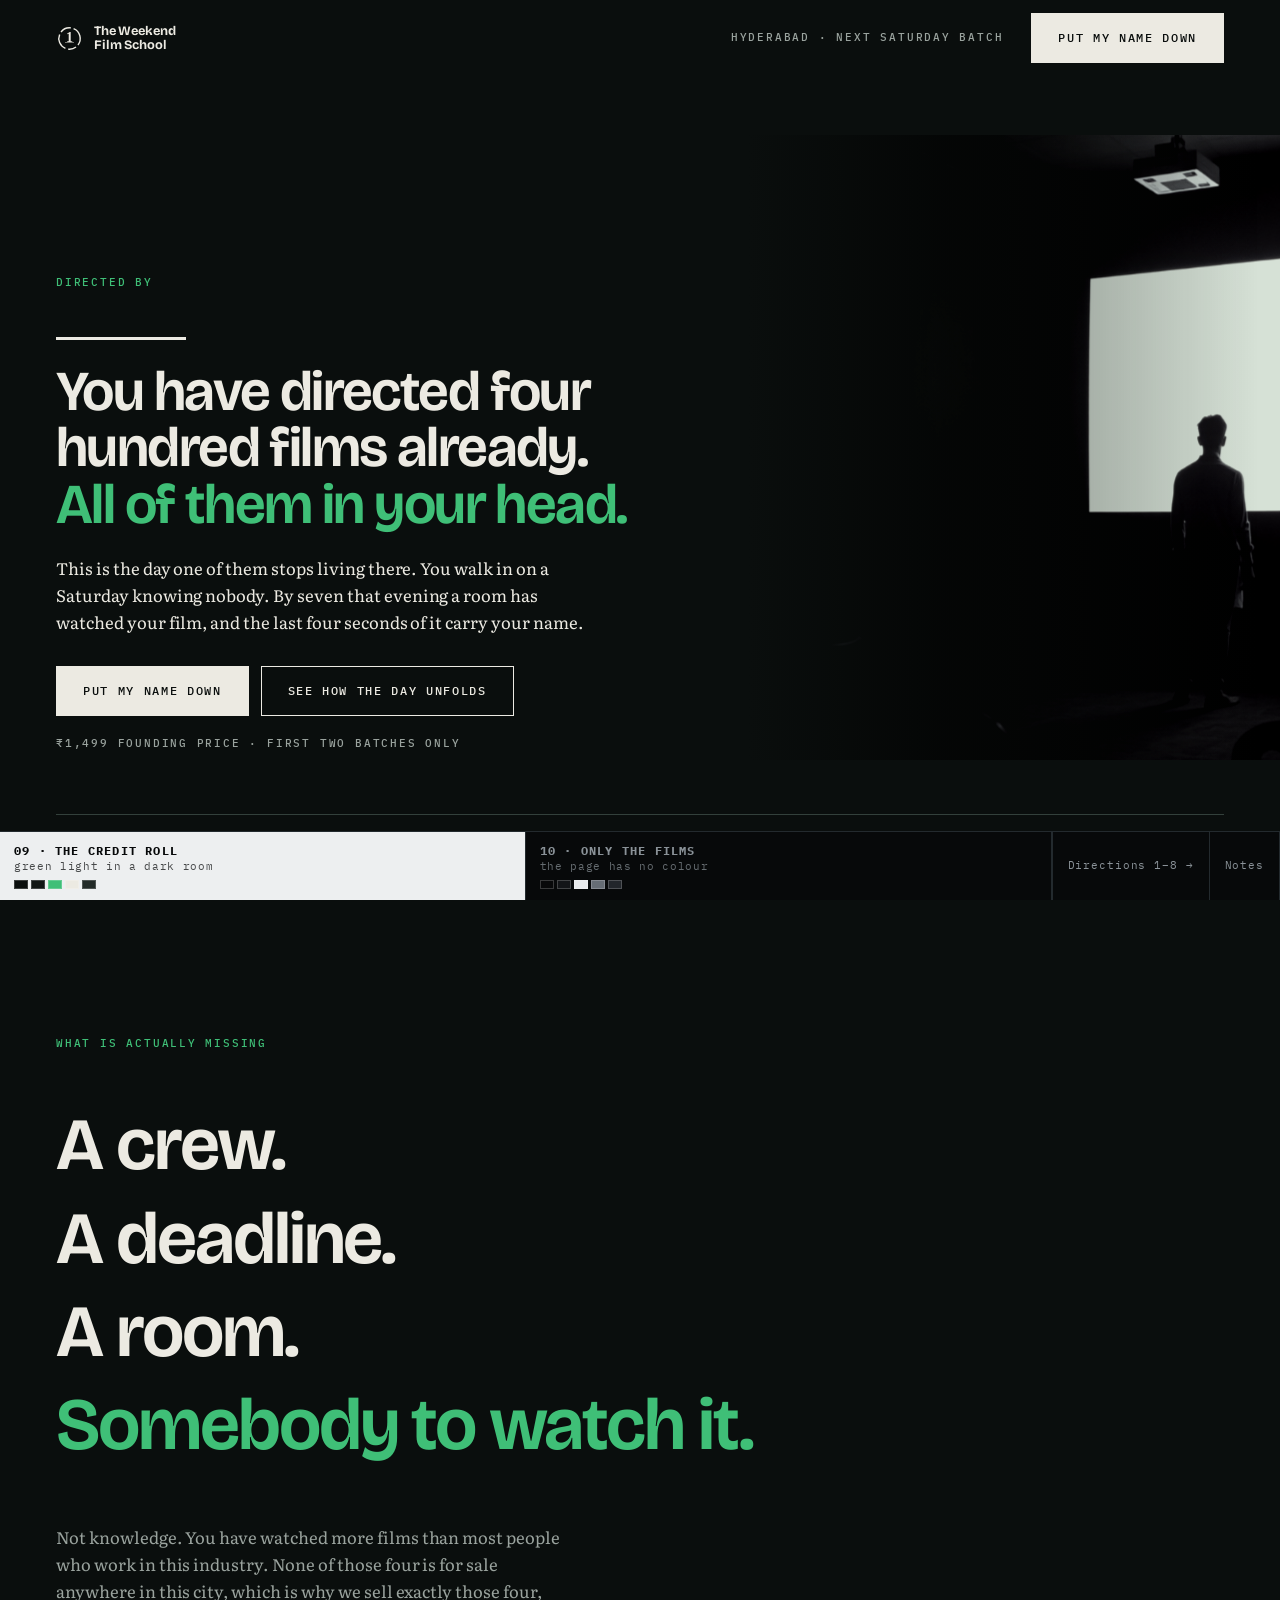
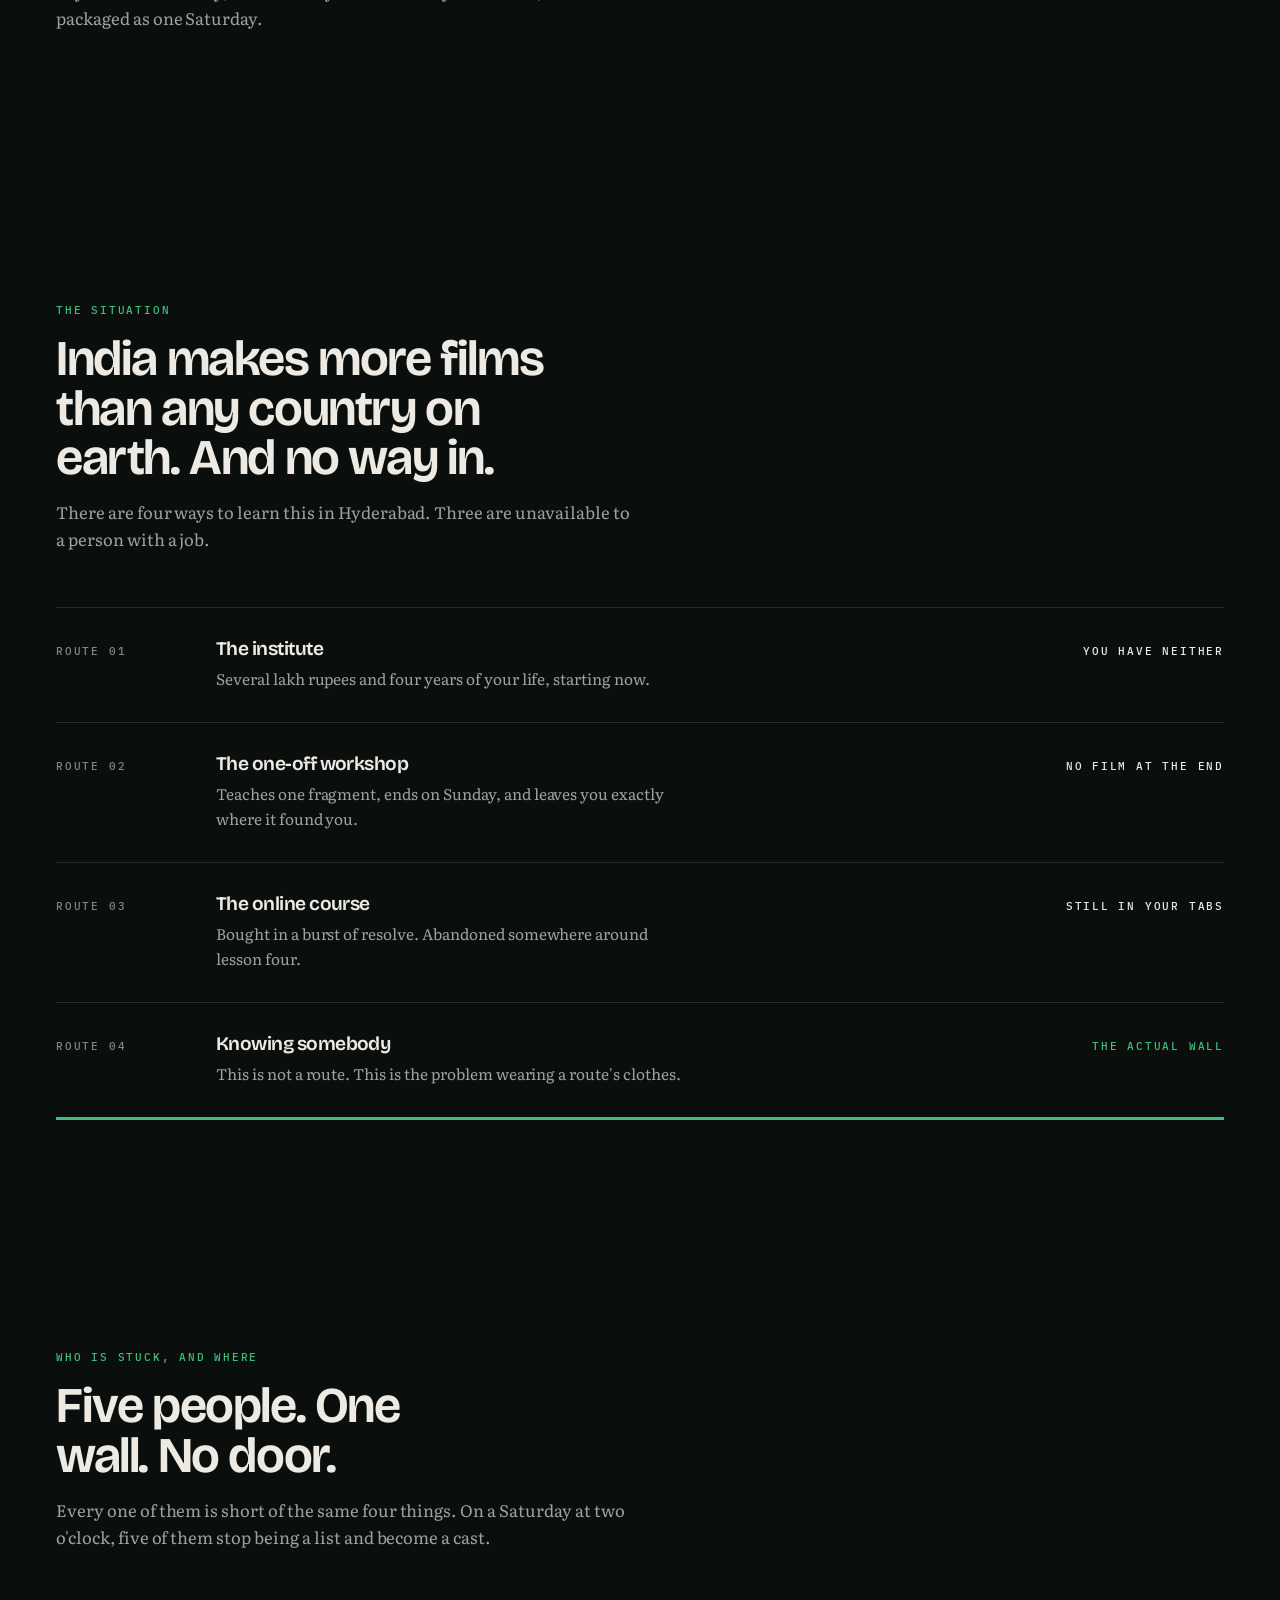
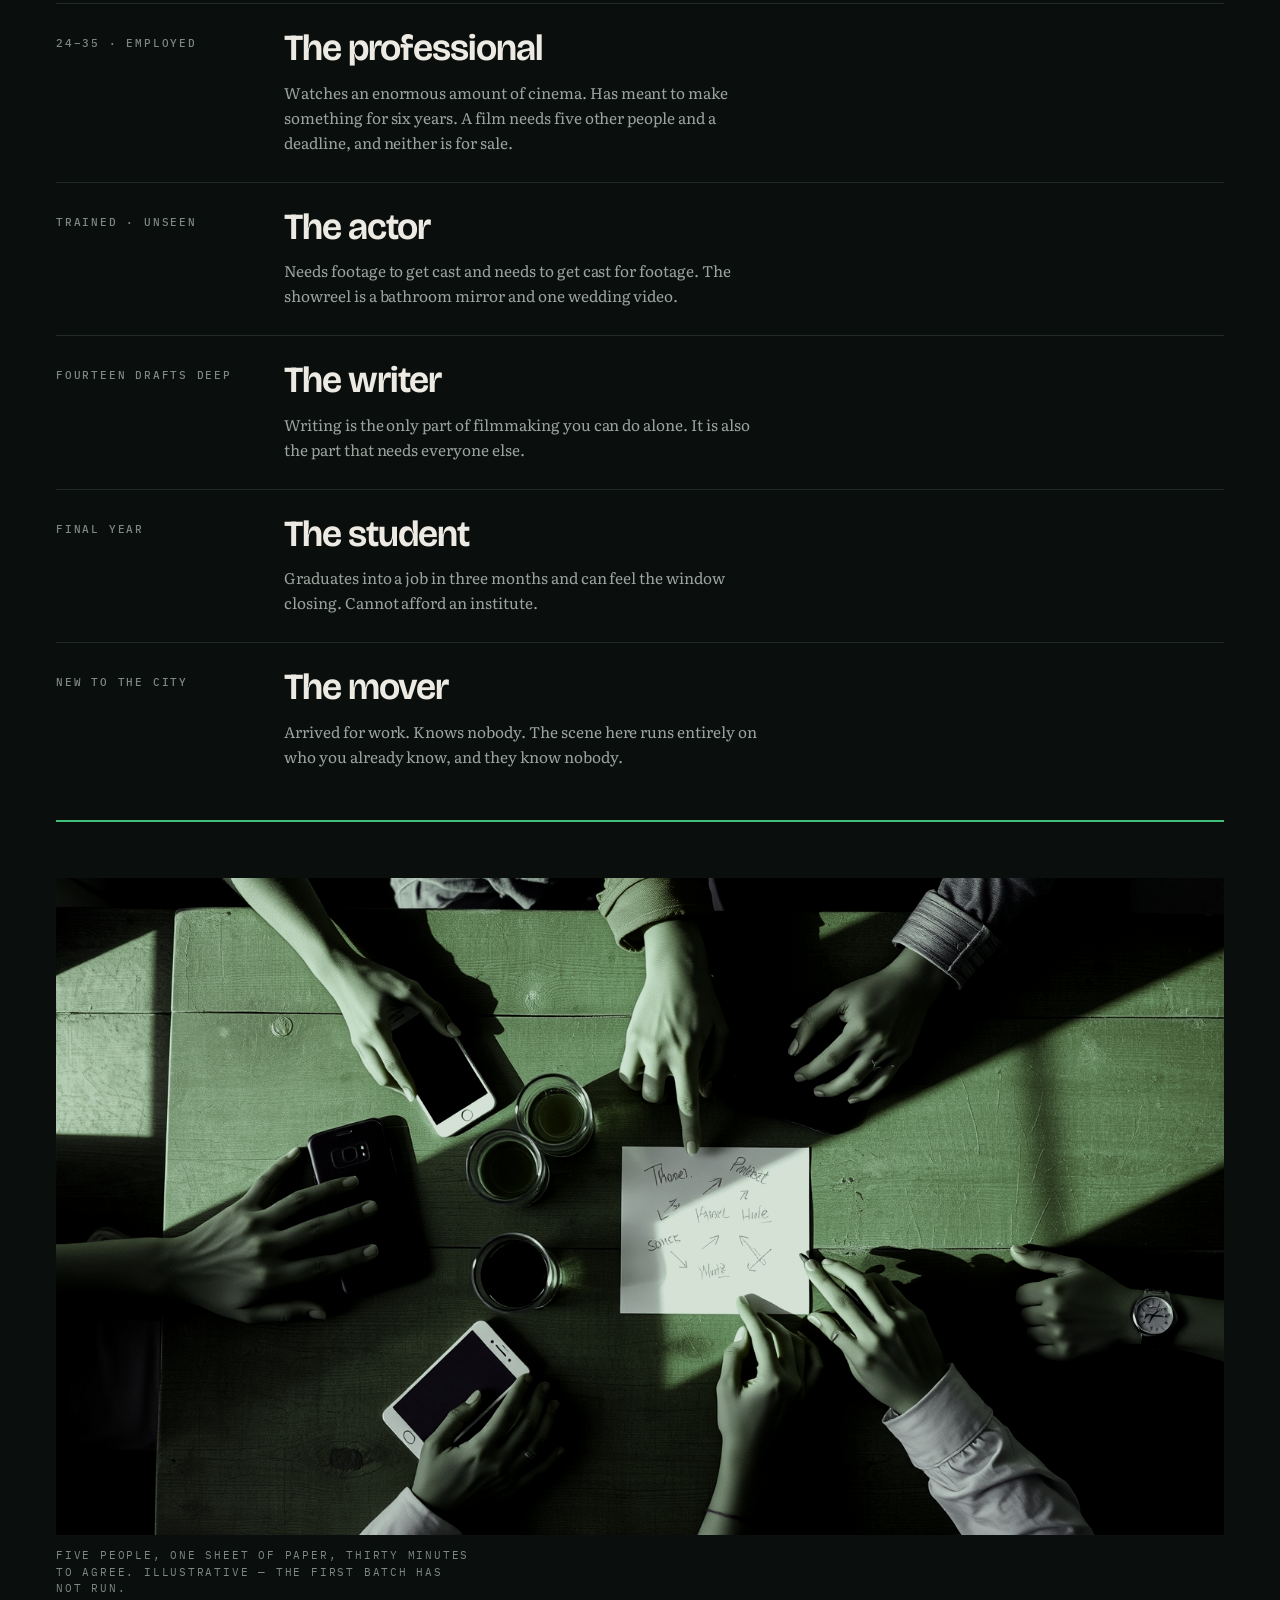
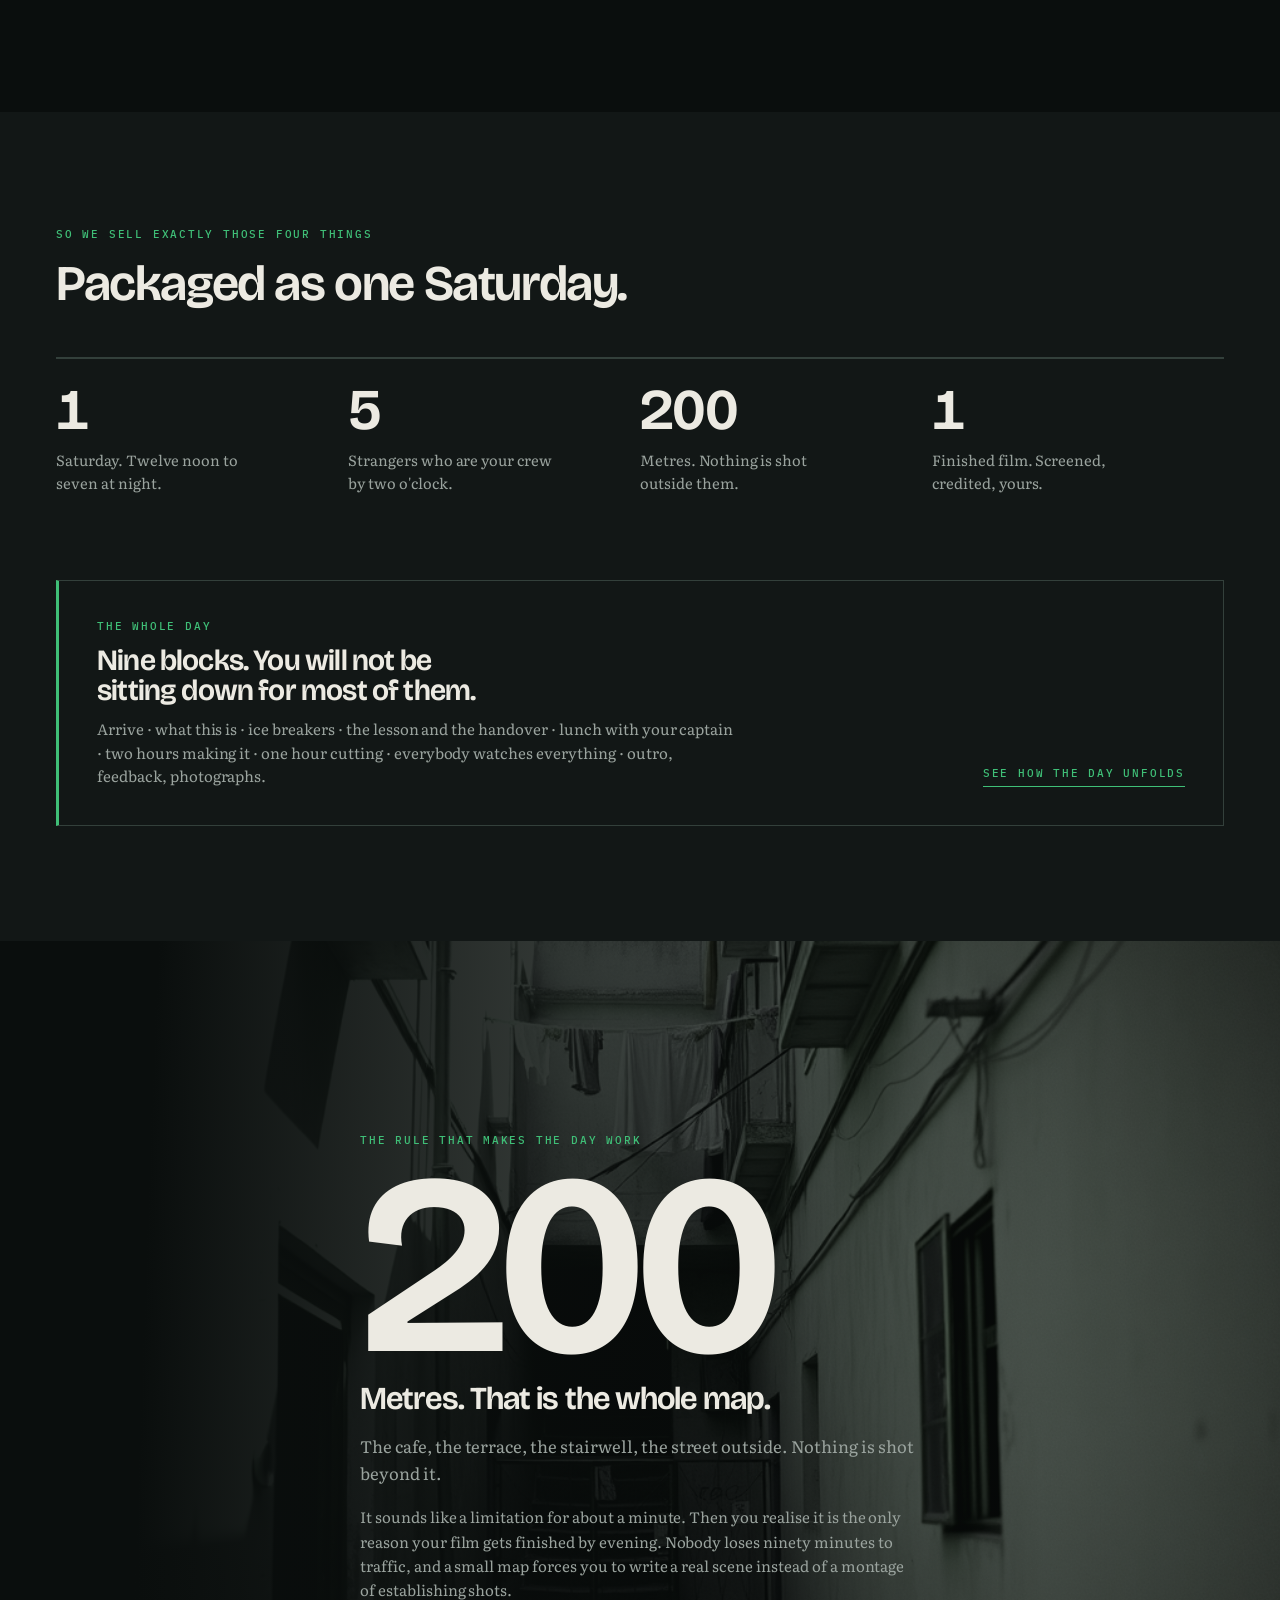
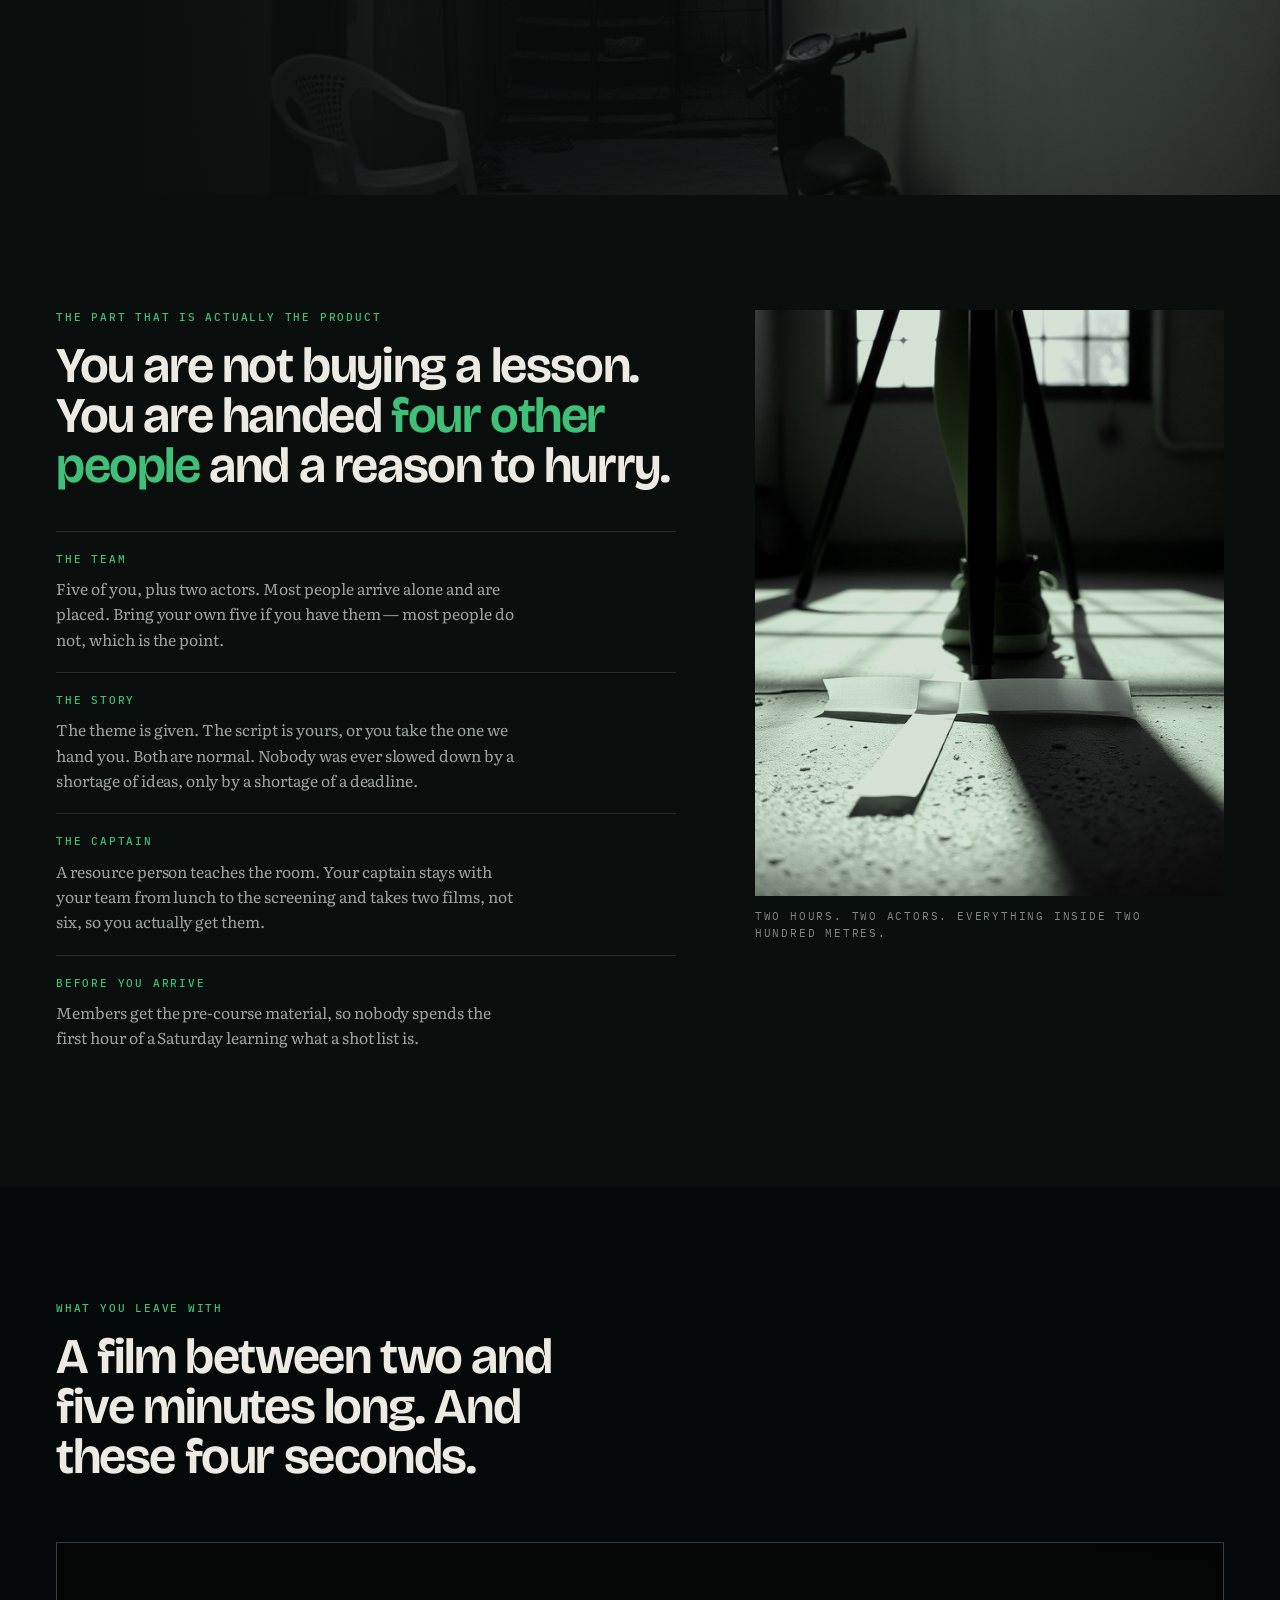
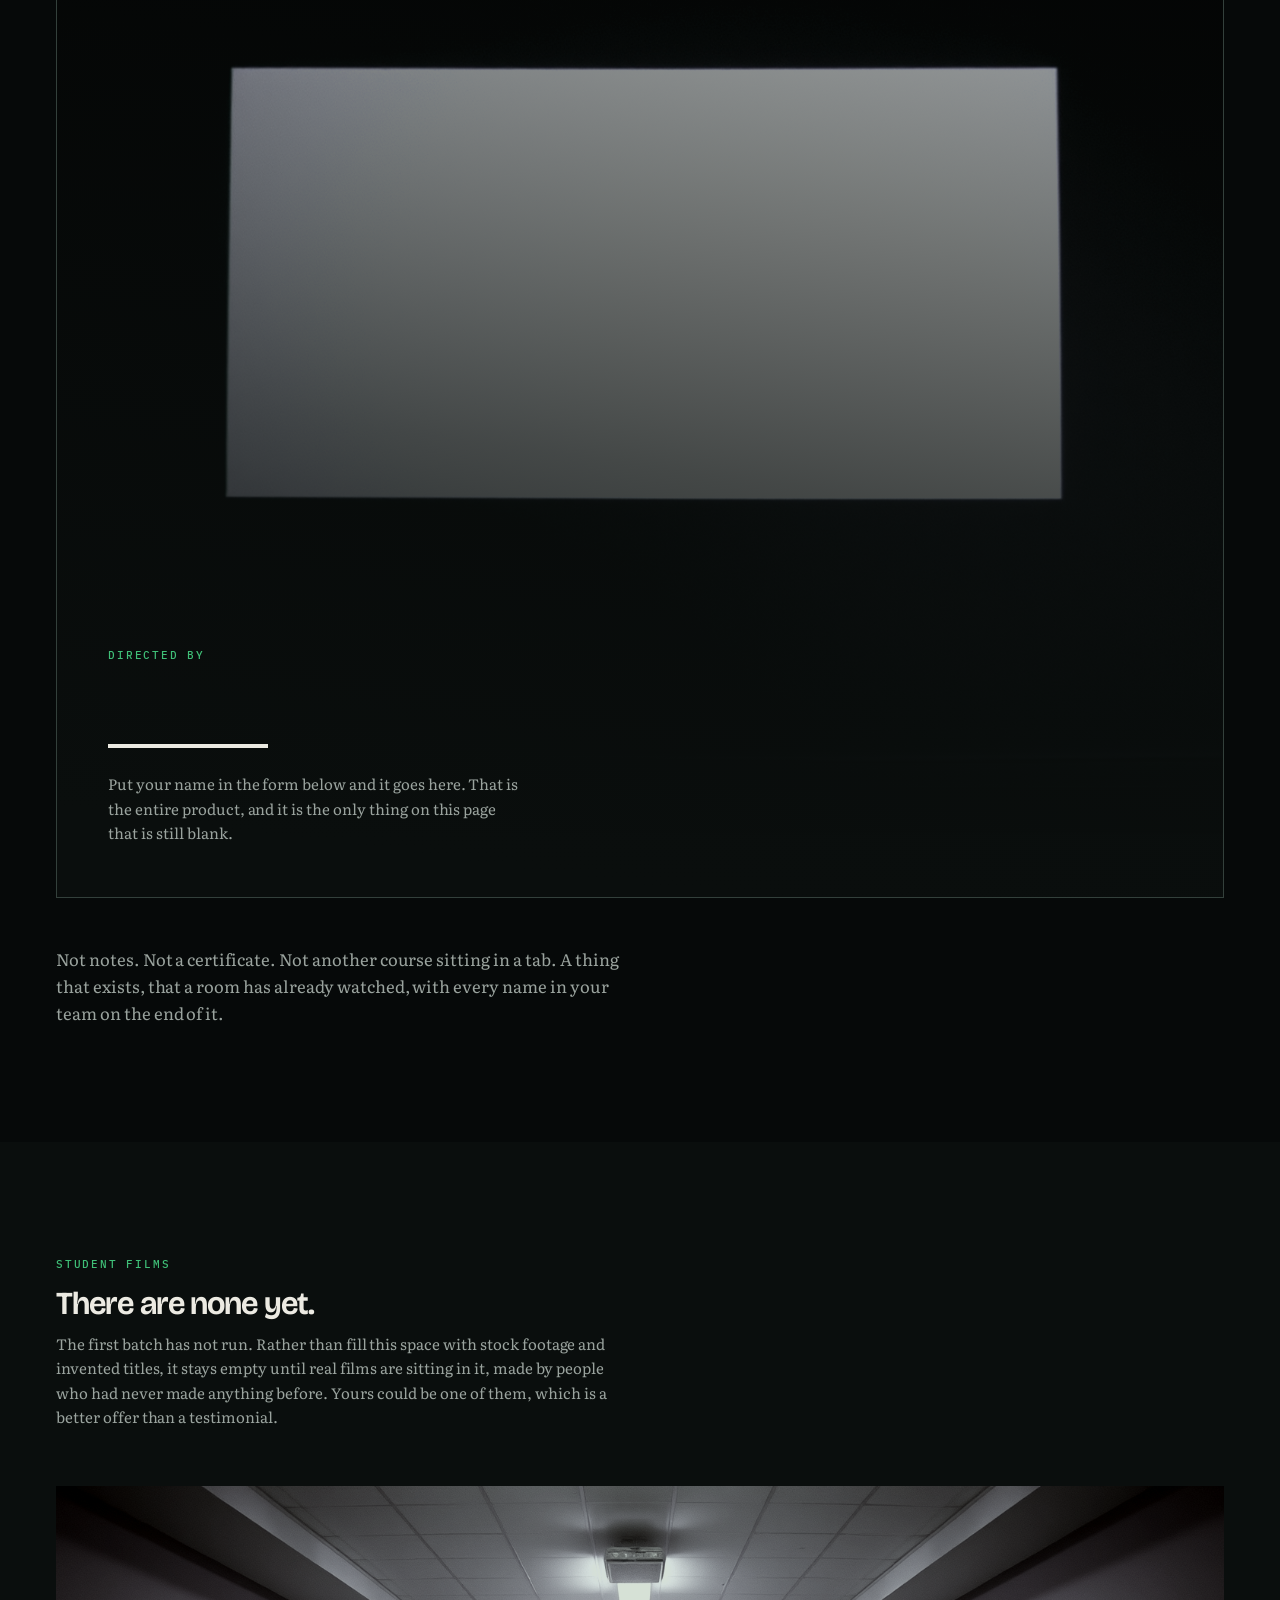
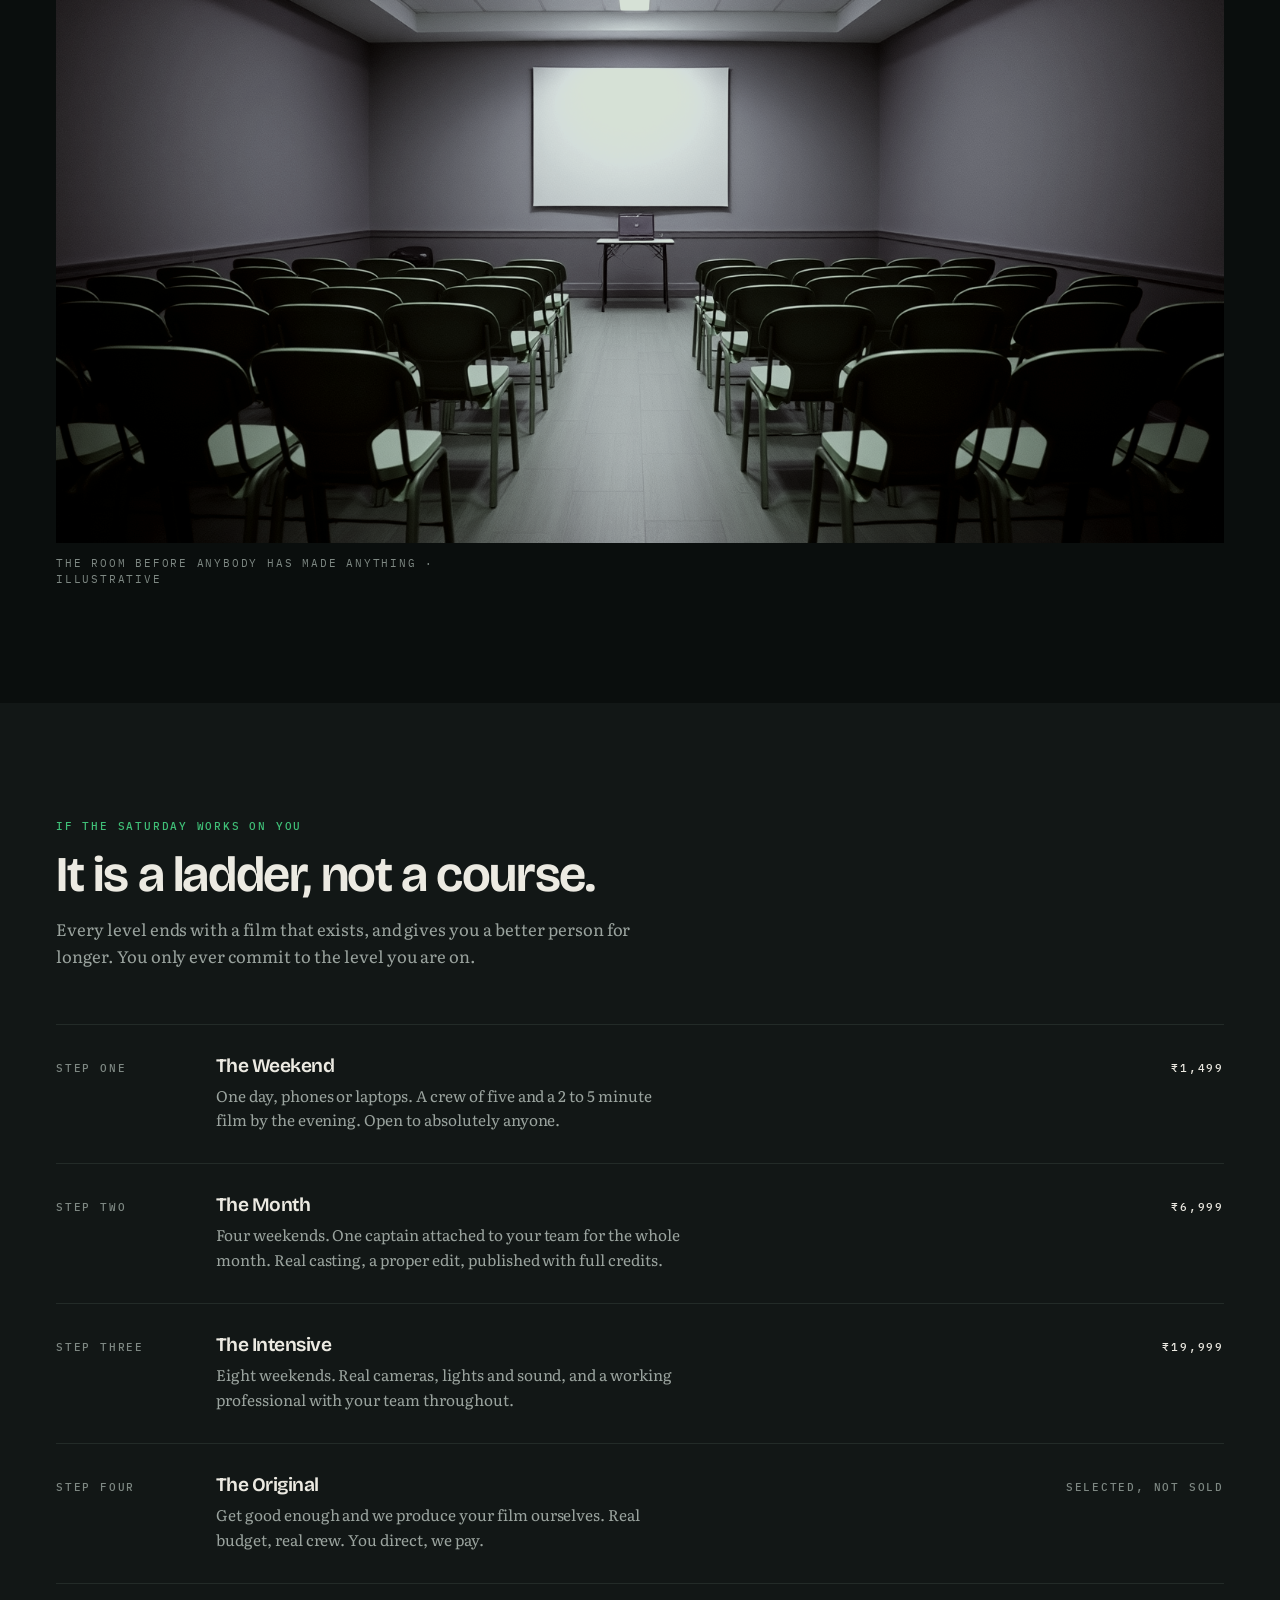
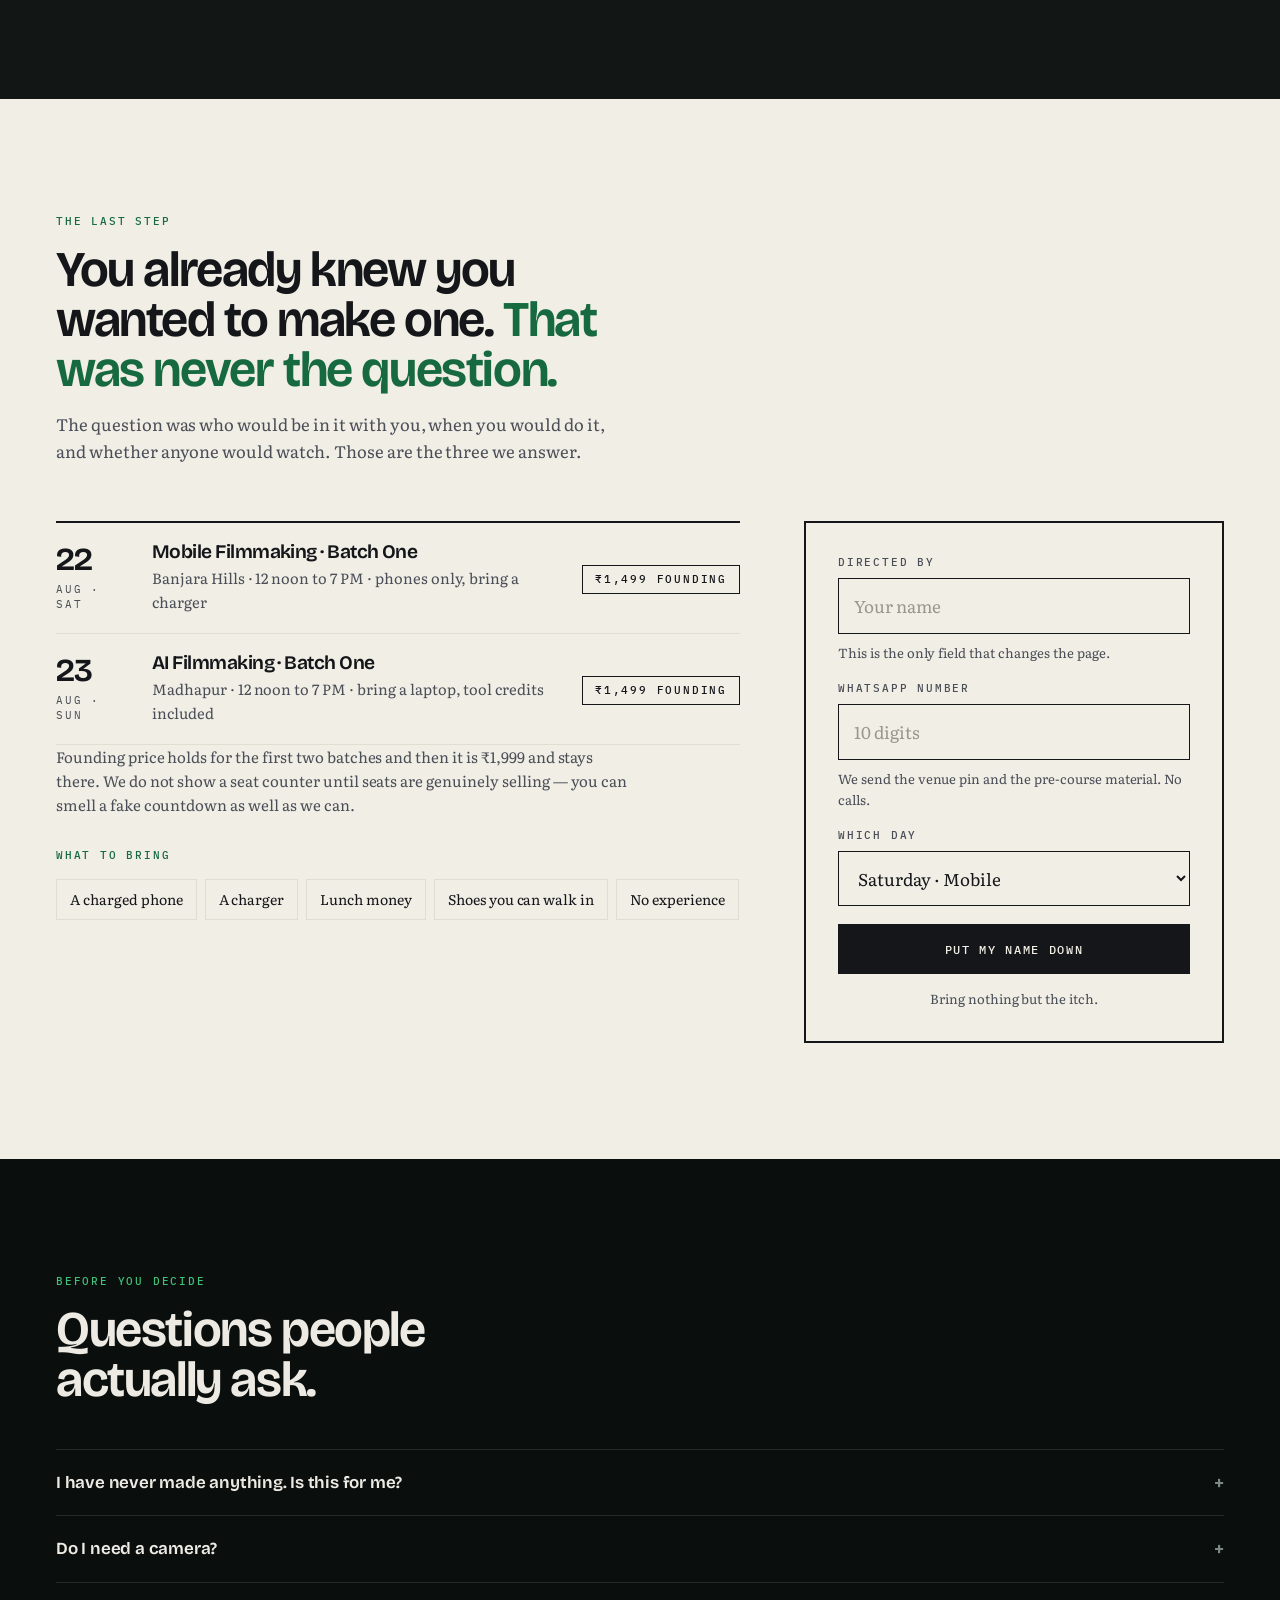
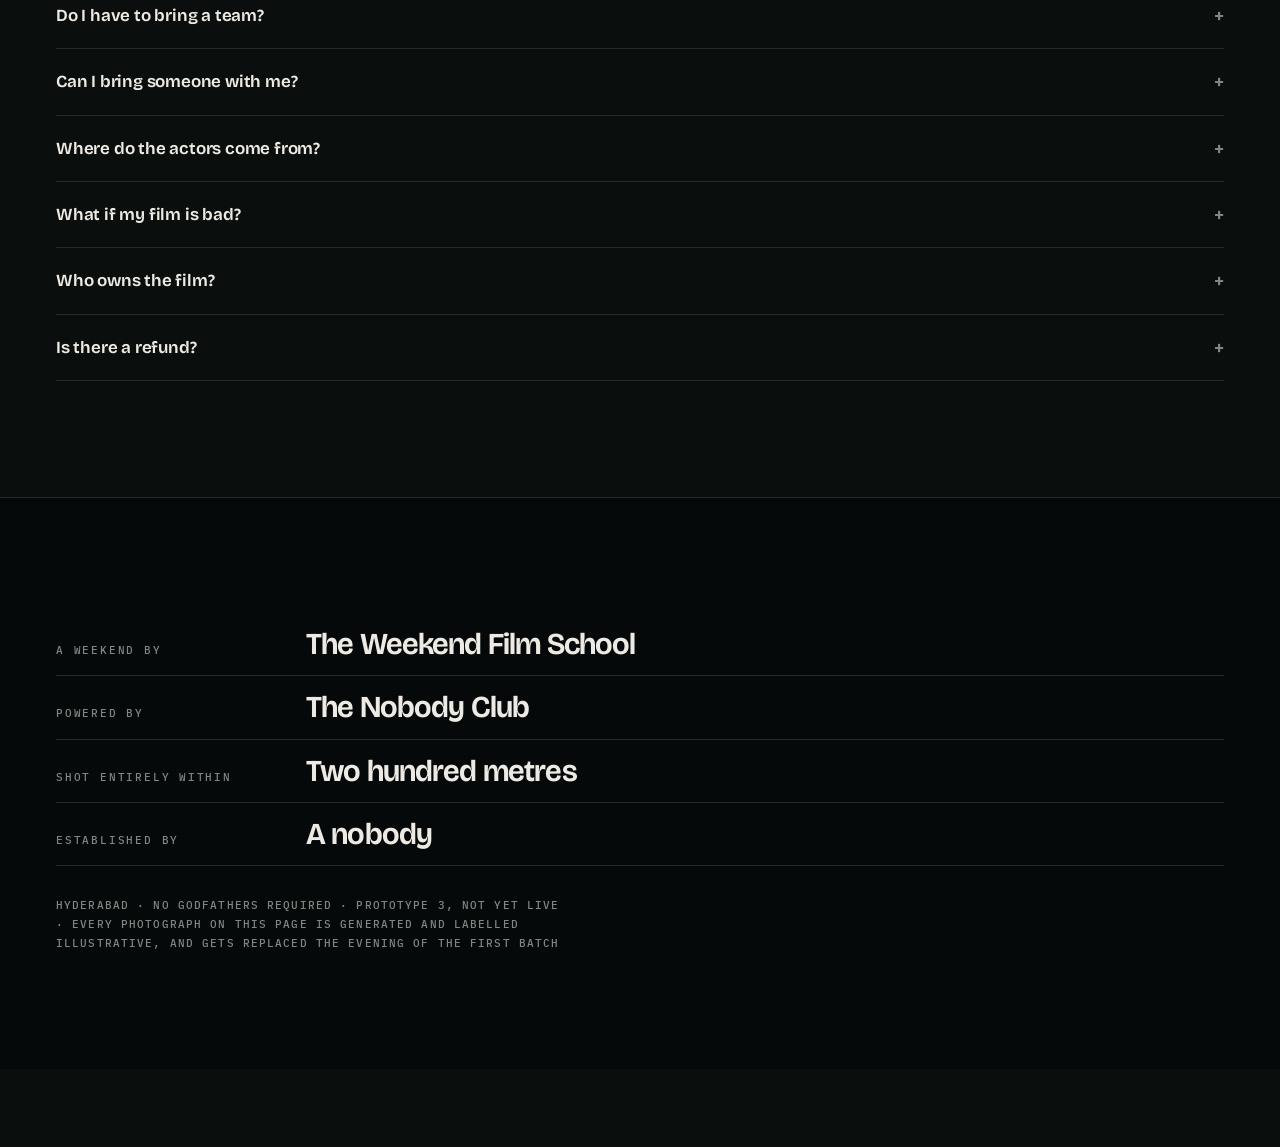
<file: prototype-3.html>
<!DOCTYPE html>
<html lang="en" data-theme="credits">
<head>
<meta charset="UTF-8">
<meta name="viewport" content="width=device-width, initial-scale=1">
<meta name="robots" content="noindex, nofollow">
<title>The Weekend Film School — the day your name goes in the credits, Hyderabad</title>
<meta name="description" content="You have directed four hundred films already. All of them in your head. One Saturday in Hyderabad: a crew of five, a deadline, two hundred metres, and a finished film with your name on it by seven.">
<link rel="icon" href="assets/img/favicon.svg">
<link rel="preconnect" href="https://fonts.googleapis.com">
<link rel="preconnect" href="https://fonts.gstatic.com" crossorigin>
<link href="https://fonts.googleapis.com/css2?family=Bricolage+Grotesque:opsz,wdth,wght@12..96,75..100,200..800&family=Literata:ital,opsz,wght@0,7..72,300..700;1,7..72,300..600&family=Geologica:wght@200..800&family=IBM+Plex+Mono:wght@400;500;600&display=swap" rel="stylesheet">
<link rel="stylesheet" href="assets/css/p3.css">
</head>
<body>

<a class="skip" href="#book">Skip to booking</a>

<!-- ═══ NAV ═════════════════════════════════════════════════════════════════ -->
<header class="nav">
  <div class="wrap nav__in">
    <a class="mark" href="#top" aria-label="The Weekend Film School, home">
      <svg viewBox="0 0 1000 1000" aria-hidden="true" fill="none">
        <path d="M651.54 134.14A396 396 0 0 1 814.17 741.07" stroke="currentColor" stroke-width="52"/>
        <path d="M741.07 814.17A396 396 0 0 1 448.31 892.61" stroke="currentColor" stroke-width="52"/>
        <path d="M348.46 865.86A396 396 0 0 1 134.14 348.46" stroke="currentColor" stroke-width="52"/>
        <path d="M185.83 258.93A396 396 0 0 1 551.69 107.39" stroke="currentColor" stroke-width="52"/>
        <rect x="334" y="640" width="332" height="18" fill="currentColor"/>
        <text x="500" y="618" text-anchor="middle" fill="currentColor" font-family="Georgia,serif"
              font-weight="700" font-size="520">1</text>
      </svg>
      <b>The Weekend<br>Film School</b>
    </a>
    <span class="data nav__fact" data-next-fact>Hyderabad · next Saturday batch</span>
    <a class="btn btn--go" href="#book">Put my name down</a>
  </div>
</header>

<main id="top">

<!-- ═══ ATTENTION ═══════════════════════════════════════════════════════════
     The signature, stated in the first six words. A credit line with nothing
     on it. The photograph is the same idea at architectural scale: a blank
     rectangle of projector light and one person who has not put anything in
     it yet. Type lives in the dark left third, which is why the frame was
     composed with the subject hard right.                                    -->
<section class="hero">
  <div class="wrap hero__grid">
    <div class="hero__body">
      <p class="credit credit--hero">
        <span class="data credit__role">Directed by</span>
        <span class="credit__slot" data-credit>
          <span class="credit__rule" aria-hidden="true"></span>
          <span class="credit__name" data-credit-name></span>
        </span>
      </p>

      <h1 class="display h-xl hero__h">
        <span class="ln">You have directed four</span>
        <span class="ln">hundred films already.</span>
        <span class="ln"><em>All of them in your head.</em></span>
      </h1>

      <p class="lede">This is the day one of them stops living there. You walk in on a Saturday
        knowing nobody. By seven that evening a room has watched your film, and the last four
        seconds of it carry your name.</p>

      <div class="btns">
        <a class="btn btn--go" href="#book">Put my name down</a>
        <button class="btn" type="button" data-dialog-open="schedule">See how the day unfolds</button>
      </div>

      <p class="data hero__price" data-price-line>₹1,499 founding price · first two batches only</p>
    </div>

    <!-- The frame holds its own column on a wide screen and bleeds off the right
         edge, so the type never has to sit on top of the brightest thing in the
         picture. Below 1000px it drops behind the copy as a full-bleed field
         with a directional scrim, which is what a phone wants. -->
    <div class="hero__frame" aria-hidden="true">
      <img src="assets/img/p3/hero.jpg" width="1536" height="864" fetchpriority="high" alt="" data-pan>
      <span class="hero__scrim"></span>
    </div>
  </div>

  <div class="wrap hero__foot">
    <span class="data">Hyderabad · One Saturday · Established by a nobody</span>
    <span class="data hero__scroll">Twelve noon to seven ↓</span>
  </div>
</section>

<!-- ═══ INTEREST — the four missing things ══════════════════════════════════
     Deliberately the emptiest screen on the page. Four lines, one per row, on
     a narrow measure with a great deal of air, because this is the sentence
     the whole business rests on and it should not be crowded by anything.     -->
<section class="band band--air" id="missing">
  <div class="wrap">
    <span class="data eyebrow rise">What is actually missing</span>
    <ol class="want stagger">
      <li class="want__i"><span class="display">A crew.</span></li>
      <li class="want__i"><span class="display">A deadline.</span></li>
      <li class="want__i"><span class="display">A room.</span></li>
      <li class="want__i"><span class="display">Somebody to watch it.</span></li>
    </ol>
    <p class="lede want__note rise">Not knowledge. You have watched more films than most people
      who work in this industry. None of those four is for sale anywhere in this city, which is
      why we sell exactly those four, packaged as one Saturday.</p>
  </div>
</section>

<!-- ═══ INTEREST — the four dead ends ═══════════════════════════════════════
     A ledger, not a card grid. It gets heavier as it descends so the fourth
     row lands as the actual problem rather than as a fourth option.           -->
<section class="band" id="why">
  <div class="wrap">
    <div class="measure rise">
      <span class="data eyebrow">The situation</span>
      <h2 class="display h-lg">India makes more films than any country on earth. And no way in.</h2>
      <p class="lede">There are four ways to learn this in Hyderabad. Three are unavailable to a
        person with a job.</p>
    </div>

    <ol class="ledger stagger">
      <li class="row">
        <span class="data row__k">Route 01</span>
        <div class="row__b"><h3 class="display">The institute</h3>
          <p>Several lakh rupees and four years of your life, starting now.</p></div>
        <span class="data row__v">You have neither</span>
      </li>
      <li class="row">
        <span class="data row__k">Route 02</span>
        <div class="row__b"><h3 class="display">The one-off workshop</h3>
          <p>Teaches one fragment, ends on Sunday, and leaves you exactly where it found you.</p></div>
        <span class="data row__v">No film at the end</span>
      </li>
      <li class="row">
        <span class="data row__k">Route 03</span>
        <div class="row__b"><h3 class="display">The online course</h3>
          <p>Bought in a burst of resolve. Abandoned somewhere around lesson four.</p></div>
        <span class="data row__v">Still in your tabs</span>
      </li>
      <li class="row row--wall">
        <span class="data row__k">Route 04</span>
        <div class="row__b"><h3 class="display">Knowing somebody</h3>
          <p>This is not a route. This is the problem wearing a route's clothes.</p></div>
        <span class="data row__v">The actual wall</span>
      </li>
    </ol>
  </div>
</section>

<!-- ═══ THE CAST ════════════════════════════════════════════════════════════
     THE SIGNATURE, part two. Five people set as a cast list — the artifact
     that turns five names into one production. They begin staggered and
     separate, each in their own lane, and close into a single block at the
     moment the page hands you a crew. Transforms only: nothing reflows.       -->
<section class="band" id="cast">
  <div class="wrap">
    <div class="measure rise">
      <span class="data eyebrow">Who is stuck, and where</span>
      <h2 class="display h-lg">Five people. One wall. No door.</h2>
      <p class="lede">Every one of them is short of the same four things. On a Saturday at two
        o'clock, five of them stop being a list and become a cast.</p>
    </div>

    <ol class="cast" data-cast>
      <li class="cast__r" style="--i:0">
        <span class="data cast__k">24–35 · employed</span>
        <span class="display cast__n">The professional</span>
        <p class="cast__p">Watches an enormous amount of cinema. Has meant to make something for
          six years. A film needs five other people and a deadline, and neither is for sale.</p>
      </li>
      <li class="cast__r" style="--i:1">
        <span class="data cast__k">Trained · unseen</span>
        <span class="display cast__n">The actor</span>
        <p class="cast__p">Needs footage to get cast and needs to get cast for footage. The
          showreel is a bathroom mirror and one wedding video.</p>
      </li>
      <li class="cast__r" style="--i:2">
        <span class="data cast__k">Fourteen drafts deep</span>
        <span class="display cast__n">The writer</span>
        <p class="cast__p">Writing is the only part of filmmaking you can do alone. It is also the
          part that needs everyone else.</p>
      </li>
      <li class="cast__r" style="--i:3">
        <span class="data cast__k">Final year</span>
        <span class="display cast__n">The student</span>
        <p class="cast__p">Graduates into a job in three months and can feel the window closing.
          Cannot afford an institute.</p>
      </li>
      <li class="cast__r" style="--i:4">
        <span class="data cast__k">New to the city</span>
        <span class="display cast__n">The mover</span>
        <p class="cast__p">Arrived for work. Knows nobody. The scene here runs entirely on who you
          already know, and they know nobody.</p>
      </li>
    </ol>

    <figure class="shot shot--wide rise">
      <img src="assets/img/p3/cast.jpg" width="1536" height="864" loading="lazy"
           alt="Seen from directly above, five pairs of hands from five different people meet over
                one sheet of scribbled paper and four face-down phones on a cafe table.">
      <figcaption>Five people, one sheet of paper, thirty minutes to agree. Illustrative — the
        first batch has not run.</figcaption>
    </figure>
  </div>
</section>

<!-- ═══ THE TURN — what one Saturday contains ═══════════════════════════════ -->
<section class="band band--raise" id="turn">
  <div class="wrap">
    <div class="measure rise">
      <span class="data eyebrow">So we sell exactly those four things</span>
      <h2 class="display h-lg">Packaged as one Saturday.</h2>
    </div>

    <div class="figs stagger">
      <div class="fig"><b class="display">1</b><span>Saturday. Twelve noon to seven at night.</span></div>
      <div class="fig"><b class="display">5</b><span>Strangers who are your crew by two o'clock.</span></div>
      <div class="fig"><b class="display">200</b><span>Metres. Nothing is shot outside them.</span></div>
      <div class="fig"><b class="display">1</b><span>Finished film. Screened, credited, yours.</span></div>
    </div>

    <!-- §18: the schedule never sits on the page as a permanent box. It is a
         closed object that states what is inside it, and opens as a real
         dialog. Same pattern as prototype 2, so both pages behave alike. -->
    <button class="opener rise" type="button" data-dialog-open="schedule">
      <span class="opener__b">
        <span class="data opener__k">The whole day</span>
        <span class="display opener__h">Nine blocks. You will not be sitting down for most of them.</span>
        <span class="opener__p">Arrive · what this is · ice breakers · the lesson and the handover ·
          lunch with your captain · two hours making it · one hour cutting · everybody watches
          everything · outro, feedback, photographs.</span>
      </span>
      <span class="data opener__go">See how the day unfolds</span>
    </button>
  </div>
</section>

<!-- ═══ DESIRE — the constraint ═════════════════════════════════════════════ -->
<section class="band metres" id="metres">
  <div class="metres__bg" aria-hidden="true">
    <img src="assets/img/p2/territory.jpg" width="1024" height="680" loading="lazy" alt="">
  </div>
  <div class="wrap metres__in rise">
    <span class="data eyebrow">The rule that makes the day work</span>
    <p class="metres__n display">200</p>
    <p class="display h-md metres__u">Metres. That is the whole map.</p>
    <p class="lede">The cafe, the terrace, the stairwell, the street outside. Nothing is shot
      beyond it.</p>
    <p class="note">It sounds like a limitation for about a minute. Then you realise it is the only
      reason your film gets finished by evening. Nobody loses ninety minutes to traffic, and a
      small map forces you to write a real scene instead of a montage of establishing shots.</p>
  </div>
</section>

<!-- ═══ DESIRE — the work ═══════════════════════════════════════════════════ -->
<section class="band" id="make">
  <div class="wrap make__grid">
    <div class="measure rise">
      <span class="data eyebrow">The part that is actually the product</span>
      <h2 class="display h-lg">You are not buying a lesson. You are handed <em>four other
        people</em> and a reason to hurry.</h2>

      <dl class="facts stagger">
        <div class="fact"><dt class="data">The team</dt>
          <dd>Five of you, plus two actors. Most people arrive alone and are placed. Bring your own
            five if you have them — most people do not, which is the point.</dd></div>
        <div class="fact"><dt class="data">The story</dt>
          <dd>The theme is given. The script is yours, or you take the one we hand you. Both are
            normal. Nobody was ever slowed down by a shortage of ideas, only by a shortage of a
            deadline.</dd></div>
        <div class="fact"><dt class="data">The captain</dt>
          <dd>A resource person teaches the room. Your captain stays with your team from lunch to
            the screening and takes two films, not six, so you actually get them.</dd></div>
        <div class="fact"><dt class="data">Before you arrive</dt>
          <dd>Members get the pre-course material, so nobody spends the first hour of a Saturday
            learning what a shot list is.</dd></div>
      </dl>
    </div>

    <figure class="shot shot--tall rise">
      <img src="assets/img/p3/mark.jpg" width="1024" height="680" loading="lazy"
           alt="Two strips of white tape crossed on a concrete floor with a pair of worn sneakers
                behind them and a phone tripod leg in the foreground.">
      <figcaption>Two hours. Two actors. Everything inside two hundred metres.</figcaption>
    </figure>
  </div>
</section>

<!-- ═══ THE PAYOFF ══════════════════════════════════════════════════════════
     The signature closes. The same credit line from the hero, at full size,
     and this is where the visitor's own name lands once they type it into the
     form below. Until then it is honestly blank, which is the argument.       -->
<section class="band band--dark payoff" id="outcome">
  <div class="wrap">
    <div class="measure rise">
      <span class="data eyebrow">What you leave with</span>
      <h2 class="display h-lg">A film between two and five minutes long. And these four seconds.</h2>
    </div>

    <div class="payoff__card rise">
      <figure class="shot shot--wide payoff__shot">
        <img src="assets/img/p3/roll.jpg" width="1536" height="864" loading="lazy" alt="">
      </figure>
      <p class="credit credit--big">
        <span class="data credit__role">Directed by</span>
        <span class="credit__slot" data-credit>
          <span class="credit__rule" aria-hidden="true"></span>
          <span class="credit__name" data-credit-name></span>
        </span>
      </p>
      <p class="note payoff__hint" data-credit-hint>Put your name in the form below and it goes
        here. That is the entire product, and it is the only thing on this page that is still
        blank.</p>
    </div>

    <p class="lede payoff__p rise">Not notes. Not a certificate. Not another course sitting in a
      tab. A thing that exists, that a room has already watched, with every name in your team
      on the end of it.</p>
  </div>
</section>

<!-- ═══ HONEST EMPTY STATE ══════════════════════════════════════════════════ -->
<section class="band" id="films">
  <div class="wrap">
    <div class="measure rise">
      <span class="data eyebrow">Student films</span>
      <h2 class="display h-md">There are none yet.</h2>
      <p class="note">The first batch has not run. Rather than fill this space with stock footage
        and invented titles, it stays empty until real films are sitting in it, made by people who
        had never made anything before. Yours could be one of them, which is a better offer than a
        testimonial.</p>
    </div>
    <figure class="shot shot--wide rise">
      <img src="assets/img/p2/room.jpg" width="1280" height="720" loading="lazy"
           alt="An empty room of plastic chairs facing a blank rectangle of projector light.">
      <figcaption>The room before anybody has made anything · illustrative</figcaption>
    </figure>
  </div>
</section>

<!-- ═══ PROGRESSION ═════════════════════════════════════════════════════════ -->
<section class="band band--raise" id="after">
  <div class="wrap">
    <div class="measure rise">
      <span class="data eyebrow">If the Saturday works on you</span>
      <h2 class="display h-lg">It is a ladder, not a course.</h2>
      <p class="lede">Every level ends with a film that exists, and gives you a better person for
        longer. You only ever commit to the level you are on.</p>
    </div>
    <ol class="ledger stagger">
      <li class="row">
        <span class="data row__k">Step one</span>
        <div class="row__b"><h3 class="display">The Weekend</h3>
          <p>One day, phones or laptops. A crew of five and a 2 to 5 minute film by the evening.
            Open to absolutely anyone.</p></div>
        <span class="data row__v">₹1,499</span>
      </li>
      <li class="row">
        <span class="data row__k">Step two</span>
        <div class="row__b"><h3 class="display">The Month</h3>
          <p>Four weekends. One captain attached to your team for the whole month. Real casting, a
            proper edit, published with full credits.</p></div>
        <span class="data row__v">₹6,999</span>
      </li>
      <li class="row">
        <span class="data row__k">Step three</span>
        <div class="row__b"><h3 class="display">The Intensive</h3>
          <p>Eight weekends. Real cameras, lights and sound, and a working professional with your
            team throughout.</p></div>
        <span class="data row__v">₹19,999</span>
      </li>
      <li class="row row--last">
        <span class="data row__k">Step four</span>
        <div class="row__b"><h3 class="display">The Original</h3>
          <p>Get good enough and we produce your film ourselves. Real budget, real crew. You
            direct, we pay.</p></div>
        <span class="data row__v">Selected, not sold</span>
      </li>
    </ol>
  </div>
</section>

<!-- ═══ ACTION ══════════════════════════════════════════════════════════════ -->
<section class="band band--paper" id="book">
  <div class="wrap">
    <div class="measure rise">
      <span class="data eyebrow">The last step</span>
      <h2 class="display h-lg">You already knew you wanted to make one. <em>That was never the
        question.</em></h2>
      <p class="lede">The question was who would be in it with you, when you would do it, and
        whether anyone would watch. Those are the three we answer.</p>
    </div>

    <div class="book__grid">
      <div>
        <ol class="dates" data-dates>
          <!-- rendered from assets/js/config.js; this markup is the no-JS fallback -->
          <li class="dt">
            <span class="dt__d display">22<small class="data">Aug · Sat</small></span>
            <div><h3 class="display">Mobile Filmmaking · Batch One</h3>
              <p>Banjara Hills · 12 noon to 7 PM · phones only, bring a charger</p></div>
            <span class="dt__act"><span class="data pill">₹1,499 founding</span></span>
          </li>
          <li class="dt">
            <span class="dt__d display">23<small class="data">Aug · Sun</small></span>
            <div><h3 class="display">AI Filmmaking · Batch One</h3>
              <p>Madhapur · 12 noon to 7 PM · bring a laptop, tool credits included</p></div>
            <span class="dt__act"><span class="data pill">₹1,499 founding</span></span>
          </li>
        </ol>

        <p class="note">Founding price holds for the first two batches and then it is ₹1,999 and
          stays there. We do not show a seat counter until seats are genuinely selling — you can
          smell a fake countdown as well as we can.</p>

        <span class="data eyebrow book__bringk">What to bring</span>
        <ul class="bring">
          <li>A charged phone</li><li>A charger</li><li>Lunch money</li>
          <li>Shoes you can walk in</li><li>No experience</li>
        </ul>
      </div>

      <form class="form" data-form novalidate>
        <div class="field">
          <label class="data" for="p3-name">Directed by</label>
          <input id="p3-name" name="name" type="text" autocomplete="name" placeholder="Your name"
                 required data-credit-input>
          <span class="hint">This is the only field that changes the page.</span>
        </div>
        <div class="field">
          <label class="data" for="p3-phone">WhatsApp number</label>
          <input id="p3-phone" name="phone" type="tel" inputmode="numeric" autocomplete="tel"
                 placeholder="10 digits" required>
          <span class="hint">We send the venue pin and the pre-course material. No calls.</span>
        </div>
        <div class="field">
          <label class="data" for="p3-day">Which day</label>
          <select id="p3-day" name="day" data-day-options>
            <option>Saturday · Mobile</option>
            <option>Sunday · AI</option>
            <option>Either — tell me what is open</option>
          </select>
        </div>
        <button class="btn btn--go form__go" type="submit">Put my name down</button>
        <p class="form__done" role="status">Sent. We reply on WhatsApp, usually the same day.</p>
        <p class="hint form__foot">Bring nothing but the itch.</p>
      </form>
    </div>
  </div>
</section>

<!-- ═══ FAQ ═════════════════════════════════════════════════════════════════ -->
<section class="band" id="faq">
  <div class="wrap">
    <div class="measure rise">
      <span class="data eyebrow">Before you decide</span>
      <h2 class="display h-lg">Questions people actually ask.</h2>
    </div>
    <div class="faq">
      <details class="qa"><summary>I have never made anything. Is this for me?</summary>
        <p>Yes, and it is the whole point. The day is built for people with zero experience. If you
          have made films before you will still learn things, but you are not who we designed it
          for.</p></details>
      <details class="qa"><summary>Do I need a camera?</summary>
        <p>No. Saturday is shot on phones, Sunday is made on laptops. If someone on your team owns a
          tripod or a clip mic, bring it. Nothing is required except a charger.</p></details>
      <details class="qa"><summary>Do I have to bring a team?</summary>
        <p>No. Most people arrive alone and we place them in a team of five. If you want to bring
          your own five, you can do that too.</p></details>
      <details class="qa"><summary>Can I bring someone with me?</summary>
        <p>Yes, and there is a referral programme. The terms are still being written, so rather
          than print a number we would have to change, ask when we message you on WhatsApp and we
          will tell you exactly where it has landed.</p></details>
      <details class="qa"><summary>Where do the actors come from?</summary>
        <p>The Nobody Club directory, which is free for actors to list on. You shortlist, and we
          help you make the calls on the day. Team members are also allowed to act, and often
          do.</p></details>
      <details class="qa"><summary>What if my film is bad?</summary>
        <p>It will be. So was everyone's, including the founder's, which is currently in a folder
          marked do not open. It exists, you finished it, and you now know exactly what you would
          fix. That last part is the whole education.</p></details>
      <details class="qa"><summary>Who owns the film?</summary>
        <p>You do. Your film stays yours and your credits stay yours. We hold a permanent
          non-exclusive right to screen and promote it, which is how it reaches our screenings and
          our channel.</p></details>
      <details class="qa"><summary>Is there a refund?</summary>
        <p>Full refund up to seven days before. After that the venue and the resource person are
          already paid, so we move you to the next batch instead.</p></details>
    </div>
  </div>
</section>

</main>

<!-- ═══ THE ROLL ════════════════════════════════════════════════════════════
     The footer is set as an end credit block rather than as a navigation bar,
     which is the one place on a page where that arrangement is literal rather
     than decorative. It does not animate: a rolling credit would be a loop,
     and a loop on a footer is decoration with a running cost.                 -->
<footer class="roll">
  <div class="wrap">
    <div class="roll__block">
      <span class="data roll__k">A weekend by</span>
      <span class="display roll__v">The Weekend Film School</span>
    </div>
    <div class="roll__block">
      <span class="data roll__k">Powered by</span>
      <span class="display roll__v">The Nobody Club</span>
    </div>
    <div class="roll__block">
      <span class="data roll__k">Shot entirely within</span>
      <span class="display roll__v">Two hundred metres</span>
    </div>
    <div class="roll__block">
      <span class="data roll__k">Established by</span>
      <span class="display roll__v">A nobody</span>
    </div>
    <p class="data roll__end">Hyderabad · No godfathers required · Prototype 3, not yet live ·
      every photograph on this page is generated and labelled illustrative, and gets replaced the
      evening of the first batch</p>
  </div>
</footer>

<!-- ═══ THE SCHEDULE SHEET ══════════════════════════════════════════════════
     §18. Progressive disclosure, and the only paper in a dark room: the page
     never shows a printed surface until you ask it what happens. Durations,
     not clock times, because the start and the finish are the only two times
     anyone can honestly promise. Straight from the operations note.
     Native <dialog>, so focus trapping, Escape, return-focus and inerting the
     page all come for free rather than being reimplemented badly.             -->
<dialog class="sheet" id="schedule" aria-labelledby="schedule-h">
  <article class="sheet__in">
    <header class="sheet__top">
      <div>
        <span class="data">Call sheet · one Saturday · twelve noon to seven</span>
        <h2 class="display h-md" id="schedule-h">Nine blocks. Eight changeovers.</h2>
      </div>
      <button class="sheet__x" type="button" data-dialog-close aria-label="Close the schedule">✕</button>
    </header>

    <ol class="day">
      <li class="blk"><span class="data blk__d">15 min</span>
        <div><h3 class="display">Arrive</h3><p>Names, tea, and the only awkward fifteen minutes of
          the day. Nobody here has made a film either.</p></div></li>
      <li class="blk"><span class="data blk__d">15 min</span>
        <div><h3 class="display">What this actually is</h3><p>Where the school came from and where
          it goes after today, so you know what you have walked into.</p></div></li>
      <li class="blk"><span class="data blk__d">15 min</span>
        <div><h3 class="display">Ice breakers</h3><p>The part that decides your day. You stop being
          strangers here, or you spend the afternoon being polite instead of making
          something.</p></div></li>
      <li class="blk"><span class="data blk__d">1 hour</span>
        <div><h3 class="display">The lesson, then the handover</h3><p>The twenty per cent of
          filmmaking that does ninety per cent of the work, from someone who does this for a
          living. Then teams, the theme, the script and your assignments.</p></div></li>
      <li class="blk blk--turn"><span class="data blk__d">30–40 min</span>
        <div><h3 class="display">Lunch with your captain</h3><p>Not a break. This is the half hour
          where five people stop arguing about ideas and agree on one film.</p></div></li>
      <li class="blk"><span class="data blk__d">2 hours</span>
        <div><h3 class="display">Make it</h3><p>Two hours, two actors, five of you, and everything
          inside two hundred metres. This is the part you have been imagining for years.</p></div></li>
      <li class="blk"><span class="data blk__d">1 hour</span>
        <div><h3 class="display">Cut it</h3><p>Assembly, sound, titles with every name in them.
          There is a hard export, and somebody always asks for ten more minutes.</p></div></li>
      <li class="blk blk--turn"><span class="data blk__d">30–40 min</span>
        <div><h3 class="display">Everybody watches everything</h3><p>Lights off. Your film, on a
          wall, in front of people. This is the thing you cannot get from a course, and it is the
          reason the day is built the way it is.</p></div></li>
      <li class="blk"><span class="data blk__d">15 min</span>
        <div><h3 class="display">Outro, feedback, photographs</h3><p>What worked, what did not, and
          what you would fix. Then a photograph of five people who did not know each other at
          noon.</p></div></li>
    </ol>

    <p class="sheet__note">Nine blocks and eight changeovers. We publish the start and the finish
      because those are the only two times anyone can honestly promise.</p>

    <div class="btns sheet__btns">
      <a class="btn btn--go" href="#book" data-dialog-close>Put my name down</a>
      <button class="btn" type="button" data-dialog-close>Close</button>
    </div>
  </article>
</dialog>

<!-- ═══ DEMO CHROME — not part of either direction ══════════════════════════ -->
<div class="spec" id="spec" hidden>
  <button class="spec__x" id="specClose" aria-label="Close direction notes">×</button>
  <h4 id="specName">—</h4>
  <p id="specThesis">—</p>
  <dl>
    <dt>Type</dt><dd id="specType">—</dd>
    <dt>Material</dt><dd id="specMat">—</dd>
    <dt>Signature</dt><dd id="specSig">—</dd>
    <dt>Costs you</dt><dd id="specCost">—</dd>
  </dl>
</div>

<div class="switch" role="group" aria-label="Design direction">
  <div class="switch__in">
    <button data-set="credits" aria-pressed="true"><b>09 · The credit roll</b><i>green light in a dark room</i>
      <span class="sw"><span style="background:#0A0E0D"></span><span style="background:#121716"></span><span style="background:#3FBF77"></span><span style="background:#ECEAE2"></span><span style="background:#232B28"></span></span></button>
    <button data-set="colour" aria-pressed="false"><b>10 · Only the films</b><i>the page has no colour</i>
      <span class="sw"><span style="background:#08090A"></span><span style="background:#131518"></span><span style="background:#E8EAEC"></span><span style="background:#666D75"></span><span style="background:#22262B"></span></span></button>
    <div class="switch__meta">
      <a href="../design-demo/index.html">Directions 1–8 →</a>
      <button id="specBtn">Notes</button>
    </div>
  </div>
</div>

<script src="assets/js/config.js"></script>
<script src="assets/js/p3.js"></script>
</body>
</html>
</file>
<file: assets/css/site.css>
/* ==========================================================================
   The Weekend Film School — site stylesheet
   One file. No build step. Edit tokens below to reskin the whole site.
   ========================================================================== */

/* --- 1. Tokens ---------------------------------------------------------- */
:root {
  /* Surfaces */
  --bg: #0f1216;
  --bg-soft: #131820;
  --card: #171b22;
  --card-2: #1e242d;
  --line: #2a3039;
  --line-soft: #232932;

  /* Ink */
  --bone: #f4efe4;
  --body: #ddd8cc;
  --dim: #98a1af;
  --faint: #5f6875;

  /* Accents */
  --gold: #d9b26a;
  --gold-ink: #171410;
  --gold-soft: rgba(217, 178, 106, 0.14);
  --moss: #7fae8c;
  --rose: #d1705f;
  --violet: #9a8cf0;

  /* Type */
  --font-display: "Space Grotesk", "Segoe UI", system-ui, sans-serif;
  --font-body: "Inter", "Segoe UI", system-ui, -apple-system, sans-serif;
  --font-mono: "JetBrains Mono", ui-monospace, "SF Mono", Menlo, monospace;

  /* Space scale */
  --s1: 4px;
  --s2: 8px;
  --s3: 12px;
  --s4: 16px;
  --s5: 24px;
  --s6: 32px;
  --s7: 48px;
  --s8: 64px;
  --s9: 88px;

  --radius: 10px;
  --radius-sm: 6px;
  --shell: 1080px;
  --header-h: 62px;

  --shadow: 0 18px 40px -24px rgba(0, 0, 0, 0.9);
  --ease: cubic-bezier(0.4, 0, 0.2, 1);
}

/* --- 2. Reset ----------------------------------------------------------- */
*,
*::before,
*::after { box-sizing: border-box; }

* { margin: 0; padding: 0; }

html {
  scroll-behavior: smooth;
  scroll-padding-top: calc(var(--header-h) + 16px);
  -webkit-text-size-adjust: 100%;
}

body {
  background: var(--bg);
  color: var(--bone);
  font-family: var(--font-body);
  font-size: 15.5px;
  line-height: 1.6;
  -webkit-font-smoothing: antialiased;
  text-rendering: optimizeLegibility;
  overflow-x: hidden;
}

img, svg, video { display: block; max-width: 100%; height: auto; }

/* Components below set display: grid/flex/inline-block, which would otherwise
   beat the [hidden] attribute. This keeps hidden meaning hidden. */
[hidden] { display: none !important; }
button, input, select, textarea { font: inherit; color: inherit; }
button { cursor: pointer; background: none; border: none; }
a { color: inherit; text-decoration: none; }
ul { list-style: none; }

:focus-visible {
  outline: 2px solid var(--gold);
  outline-offset: 3px;
  border-radius: 3px;
}

::selection { background: var(--gold); color: var(--gold-ink); }

@media (prefers-reduced-motion: reduce) {
  html { scroll-behavior: auto; }
  *, *::before, *::after {
    animation-duration: 0.01ms !important;
    animation-iteration-count: 1 !important;
    transition-duration: 0.01ms !important;
  }
}

.visually-hidden {
  position: absolute;
  width: 1px; height: 1px;
  margin: -1px; padding: 0;
  overflow: hidden;
  clip: rect(0 0 0 0);
  white-space: nowrap;
  border: 0;
}

.skip-link {
  position: absolute;
  top: -60px;
  left: 12px;
  z-index: 200;
  background: var(--gold);
  color: var(--gold-ink);
  font-weight: 600;
  padding: 10px 16px;
  border-radius: 0 0 var(--radius-sm) var(--radius-sm);
  transition: top 0.18s var(--ease);
}
.skip-link:focus { top: 0; }

/* --- 3. Typography ------------------------------------------------------ */
h1, h2, h3, h4 {
  font-family: var(--font-display);
  font-weight: 700;
  letter-spacing: -0.022em;
  line-height: 1.08;
}

h1 { font-size: clamp(34px, 6.4vw, 56px); }
h2 { font-size: clamp(25px, 3.6vw, 32px); line-height: 1.14; }
h3 { font-size: clamp(19px, 2.4vw, 22px); line-height: 1.2; }
h4 { font-size: 17px; line-height: 1.25; }

.y { color: var(--gold); }
.display { font-family: var(--font-display); }

.eyebrow {
  font-family: var(--font-mono);
  font-size: 10.5px;
  font-weight: 500;
  letter-spacing: 0.22em;
  text-transform: uppercase;
  color: var(--moss);
}

.lede {
  font-size: clamp(16.5px, 2.1vw, 19px);
  color: var(--dim);
  max-width: 60ch;
}

.sublede {
  color: var(--dim);
  max-width: 66ch;
  margin-top: var(--s3);
}

.section-head { margin-bottom: var(--s5); }
.section-head h2 + .sublede { margin-top: var(--s3); }
.section-head .eyebrow + h2 { margin-top: var(--s3); }

/* --- 4. Layout ---------------------------------------------------------- */
.wrap {
  width: 100%;
  max-width: var(--shell);
  margin-inline: auto;
  padding-inline: var(--s5);
}
@media (max-width: 560px) { .wrap { padding-inline: var(--s4); } }

section.band { padding-block: clamp(48px, 8vw, 88px); }
section.band + section.band { padding-top: 0; }
.band--line { border-top: 1px solid var(--line-soft); }

.grid { display: grid; gap: var(--s3); }
.grid-2 { grid-template-columns: repeat(2, 1fr); }
.grid-3 { grid-template-columns: repeat(3, 1fr); }
.grid-4 { grid-template-columns: repeat(4, 1fr); }
.grid-5 { grid-template-columns: repeat(5, 1fr); }

@media (max-width: 900px) {
  .grid-5 { grid-template-columns: repeat(3, 1fr); }
  .grid-4 { grid-template-columns: repeat(2, 1fr); }
  .grid-3 { grid-template-columns: 1fr; }
}
@media (max-width: 620px) {
  .grid-5, .grid-4, .grid-2 { grid-template-columns: 1fr; }
}

/* --- 5. Header ---------------------------------------------------------- */
.site-header {
  position: sticky;
  top: 0;
  z-index: 100;
  height: var(--header-h);
  background: rgba(15, 18, 22, 0.92);
  backdrop-filter: blur(12px);
  -webkit-backdrop-filter: blur(12px);
  border-bottom: 1px solid var(--line);
}

.site-header .wrap {
  display: flex;
  align-items: center;
  gap: var(--s4);
  height: 100%;
}

.logo {
  font-family: var(--font-display);
  font-weight: 700;
  font-size: 15px;
  letter-spacing: -0.01em;
  white-space: nowrap;
}
.logo span { color: var(--gold); }

.nav { margin-left: auto; }
.nav ul { display: flex; gap: 2px; }
.nav a {
  display: block;
  color: var(--dim);
  font-size: 13.5px;
  font-weight: 500;
  padding: 8px 12px;
  border-radius: var(--radius-sm);
  transition: color 0.16s var(--ease), background 0.16s var(--ease);
}
.nav a:hover { color: var(--bone); }
.nav a[aria-current="page"] { background: var(--card-2); color: var(--bone); }

.nav-toggle {
  display: none;
  margin-left: auto;
  width: 40px; height: 40px;
  border: 1px solid var(--line);
  border-radius: var(--radius-sm);
  color: var(--bone);
  align-items: center;
  justify-content: center;
}
.nav-toggle svg { width: 18px; height: 18px; }
.nav-toggle .icon-close { display: none; }
.nav-toggle[aria-expanded="true"] .icon-open { display: none; }
.nav-toggle[aria-expanded="true"] .icon-close { display: block; }

@media (max-width: 900px) {
  .nav-toggle { display: flex; }
  .site-header .btn-header { display: none; }
  .nav {
    position: fixed;
    inset: var(--header-h) 0 auto 0;
    margin: 0;
    background: var(--bg-soft);
    border-bottom: 1px solid var(--line);
    padding: var(--s3) var(--s5) var(--s5);
    transform: translateY(-8px);
    opacity: 0;
    visibility: hidden;
    transition: opacity 0.18s var(--ease), transform 0.18s var(--ease), visibility 0.18s;
  }
  .nav[data-open="true"] { transform: none; opacity: 1; visibility: visible; }
  .nav ul { flex-direction: column; gap: 0; }
  .nav a { padding: 13px 4px; font-size: 16px; border-bottom: 1px solid var(--line-soft); border-radius: 0; }
  .nav .nav-cta {
    margin-top: var(--s4);
    text-align: center;
    background: var(--gold);
    color: var(--gold-ink);
    font-weight: 600;
    border: 0;
    border-radius: var(--radius-sm);
    padding: 13px;
  }
}
@media (min-width: 901px) { .nav .nav-cta { display: none; } }

/* --- 6. Buttons --------------------------------------------------------- */
.btn {
  display: inline-flex;
  align-items: center;
  justify-content: center;
  gap: 8px;
  font-weight: 600;
  font-size: 15px;
  line-height: 1;
  padding: 14px 24px;
  border-radius: var(--radius-sm);
  border: 1px solid transparent;
  transition: transform 0.14s var(--ease), background 0.16s var(--ease), border-color 0.16s var(--ease);
}
.btn:active { transform: translateY(1px); }

.btn-primary { background: var(--gold); color: var(--gold-ink); }
.btn-primary:hover { background: #e4c283; }

.btn-ghost { border-color: var(--line); color: var(--bone); }
.btn-ghost:hover { border-color: var(--gold); color: var(--gold); }

.btn-sm { font-size: 13.5px; padding: 10px 16px; }
.btn-header { font-size: 13.5px; padding: 10px 17px; }
.btn-block { width: 100%; }
.btn[aria-disabled="true"] { opacity: 0.5; pointer-events: none; }

.btn-row {
  display: flex;
  flex-wrap: wrap;
  gap: var(--s3);
  margin-top: var(--s5);
}

/* --- 7. Hero ------------------------------------------------------------ */
.hero {
  position: relative;
  padding-block: clamp(46px, 8vw, 78px) clamp(40px, 6vw, 60px);
  border-bottom: 1px solid var(--line);
  background:
    radial-gradient(760px 340px at 4% -20%, rgba(217, 178, 106, 0.16), transparent 62%),
    radial-gradient(600px 300px at 96% 0%, rgba(154, 140, 240, 0.07), transparent 60%);
}
.hero h1 { max-width: 16ch; }
.hero .lede { margin-top: var(--s5); }

.kicker {
  font-family: var(--font-mono);
  font-size: 10.5px;
  letter-spacing: 0.2em;
  text-transform: uppercase;
  color: var(--gold);
  margin-bottom: var(--s4);
}

/* "You don't need…" cards */
.myths { margin-top: var(--s6); }
.myth {
  background: var(--card);
  border: 1px solid var(--line);
  border-radius: var(--radius-sm);
  padding: 13px 15px;
}
.myth s { color: var(--faint); font-size: 12.5px; }
.myth p { font-size: 13.5px; color: var(--body); margin-top: 4px; line-height: 1.45; }

/* --- 8. Cards ----------------------------------------------------------- */
.card {
  background: var(--card);
  border: 1px solid var(--line);
  border-radius: var(--radius);
  padding: var(--s5);
}
.card h3 + p, .card h4 + p { margin-top: var(--s2); }
.card p { font-size: 14px; color: var(--body); line-height: 1.55; }
.card .meta {
  font-family: var(--font-mono);
  font-size: 10.5px;
  letter-spacing: 0.08em;
  color: var(--dim);
  margin-top: var(--s4);
  text-transform: uppercase;
}

.card-track { border-top: 3px solid var(--gold); }
.card-track.is-ai { border-top-color: var(--violet); }
.card-track.is-gear { border-top-color: var(--rose); }

/* Numbered modules (the pre-work) */
.module {
  background: var(--card);
  border: 1px solid var(--line);
  border-radius: var(--radius-sm);
  padding: var(--s4);
}
.module .n { font-family: var(--font-mono); font-size: 10px; letter-spacing: 0.14em; color: var(--gold); }
.module h4 { font-size: 15.5px; margin: 6px 0 5px; }
.module p { font-size: 12.5px; color: var(--dim); line-height: 1.45; }

/* --- 9. The ladder ------------------------------------------------------ */
.ladder { display: grid; gap: var(--s3); }

.rung {
  display: grid;
  grid-template-columns: 148px 1fr 150px;
  gap: var(--s5);
  align-items: center;
  background: var(--card);
  border: 1px solid var(--line);
  border-left: 4px solid var(--gold);
  border-radius: var(--radius);
  padding: var(--s5);
  transition: border-color 0.18s var(--ease);
}
.rung:hover { border-color: var(--gold); }
.rung.is-moss { border-left-color: var(--moss); }
.rung.is-rose { border-left-color: var(--rose); }
.rung.is-grey { border-left-color: #4a525f; }

.rung .step { font-family: var(--font-mono); font-size: 9.5px; letter-spacing: 0.16em; color: var(--dim); text-transform: uppercase; }
.rung .step strong { display: block; font-family: var(--font-display); font-size: 21px; letter-spacing: -0.02em; color: var(--bone); margin-top: 4px; }
.rung p { font-size: 14px; color: var(--body); line-height: 1.55; }
.rung .who { display: block; font-size: 12.5px; color: var(--dim); font-style: italic; margin-top: 7px; }
.rung .price { text-align: right; }
.rung .price .amount { display: block; font-family: var(--font-display); font-weight: 700; font-size: 20px; color: var(--gold); }
.rung .price .btn { margin-top: var(--s2); }

@media (max-width: 860px) {
  .rung { grid-template-columns: 1fr; gap: var(--s4); }
  .rung .price { text-align: left; }
}

/* --- 10. Day timeline --------------------------------------------------- */
.timeline {
  display: grid;
  grid-template-columns: repeat(4, 1fr);
  gap: 1px;
  background: var(--line);
  border: 1px solid var(--line);
  border-radius: var(--radius);
  overflow: hidden;
}
@media (max-width: 820px) { .timeline { grid-template-columns: 1fr 1fr; } }
@media (max-width: 480px) { .timeline { grid-template-columns: 1fr; } }

.timeline > div { background: var(--card-2); padding: var(--s5) var(--s4); }
.timeline .t { font-family: var(--font-mono); font-size: 10px; letter-spacing: 0.14em; color: var(--gold); }
.timeline h4 { margin: 7px 0 6px; }
.timeline p { font-size: 12.8px; color: var(--dim); line-height: 1.45; }

/* --- 11. Event / date rows ---------------------------------------------- */
.rows { display: grid; gap: var(--s3); }

.row-item {
  display: grid;
  grid-template-columns: 92px 1fr 190px;
  gap: var(--s5);
  align-items: center;
  background: var(--card);
  border: 1px solid var(--line);
  border-radius: var(--radius);
  padding: var(--s4) var(--s5);
  transition: border-color 0.18s var(--ease);
}
.row-item:hover { border-color: #3a424e; }
.row-item.is-past { opacity: 0.55; }

.row-when { text-align: center; }
.row-when .d { font-family: var(--font-display); font-weight: 700; font-size: 23px; line-height: 1; }
.row-when .m { font-family: var(--font-mono); font-size: 9.5px; letter-spacing: 0.14em; color: var(--dim); margin-top: 4px; text-transform: uppercase; }

.row-body h3, .row-body h4 { font-size: 17px; }
.row-body .meta { font-size: 13px; color: var(--dim); margin-top: 4px; }

.row-act { text-align: right; }
.row-act .seats { display: block; font-family: var(--font-mono); font-size: 11px; color: var(--moss); margin-bottom: 8px; }
.row-act .seats.is-low { color: var(--rose); }
.row-act .seats.is-closed { color: var(--dim); }

@media (max-width: 820px) {
  .row-item { grid-template-columns: 1fr; gap: var(--s4); padding: var(--s5); }
  .row-when, .row-act { text-align: left; }
  .row-when { display: flex; align-items: baseline; gap: 10px; }
  .row-when .m { margin-top: 0; }
}

.badge {
  display: inline-block;
  font-family: var(--font-mono);
  font-size: 9.5px;
  letter-spacing: 0.12em;
  text-transform: uppercase;
  border: 1px solid var(--gold);
  color: var(--gold);
  border-radius: 3px;
  padding: 3px 8px;
  margin-top: 9px;
}
.badge.is-ai { border-color: var(--violet); color: var(--violet); }
.badge.is-gear { border-color: var(--rose); color: var(--rose); }
.badge.is-craft { border-color: var(--moss); color: var(--moss); }

/* --- 12. Film cards ----------------------------------------------------- */
.films { display: grid; grid-template-columns: repeat(3, 1fr); gap: var(--s4); }
@media (max-width: 900px) { .films { grid-template-columns: repeat(2, 1fr); } }
@media (max-width: 600px) { .films { grid-template-columns: 1fr; } }

.film {
  background: var(--card);
  border: 1px solid var(--line);
  border-radius: var(--radius);
  overflow: hidden;
}
.film .art { aspect-ratio: 16 / 9; }
.film .art--1 { background: linear-gradient(140deg, #4a2418, #d1705f); }
.film .art--2 { background: linear-gradient(140deg, #123a37, #7fae8c); }
.film .art--3 { background: linear-gradient(140deg, #2a2652, #9a8cf0); }
.film .art--4 { background: linear-gradient(140deg, #3a2e12, #d9b26a); }
.film .body { padding: var(--s4) var(--s5) var(--s5); }
.film h3 { font-size: 17px; }
.film .m { font-family: var(--font-mono); font-size: 10.5px; color: var(--dim); margin-top: 5px; letter-spacing: 0.06em; }
.film p { font-size: 13px; color: var(--body); margin-top: 9px; }

/* --- 13. FAQ ------------------------------------------------------------ */
.faq-list { display: grid; gap: var(--s2); }

.faq {
  background: var(--card);
  border: 1px solid var(--line);
  border-radius: var(--radius-sm);
  overflow: hidden;
}
.faq summary {
  display: flex;
  align-items: flex-start;
  gap: var(--s4);
  padding: var(--s4) var(--s5);
  font-family: var(--font-display);
  font-weight: 700;
  font-size: 16px;
  line-height: 1.35;
  cursor: pointer;
  list-style: none;
}
.faq summary::-webkit-details-marker { display: none; }
.faq summary::after {
  content: "+";
  margin-left: auto;
  font-family: var(--font-mono);
  font-weight: 400;
  font-size: 19px;
  line-height: 1;
  color: var(--gold);
  transition: transform 0.18s var(--ease);
}
.faq[open] summary::after { transform: rotate(45deg); }
.faq p { padding: 0 var(--s5) var(--s5); font-size: 14px; color: var(--body); max-width: 72ch; }
.faq p + p { padding-top: 0; margin-top: -8px; }

/* --- 14. Callouts / CTA ------------------------------------------------- */
.callout {
  background: linear-gradient(135deg, var(--gold-soft), rgba(127, 174, 140, 0.05));
  border: 1px solid var(--gold);
  border-radius: var(--radius);
  padding: clamp(26px, 4vw, 38px);
  text-align: center;
}
.callout h2, .callout h3 { max-width: 22ch; margin-inline: auto; }
.callout p { color: var(--dim); max-width: 56ch; margin: var(--s3) auto 0; }
.callout .btn-row { justify-content: center; }

.note {
  background: var(--card);
  border: 1px solid var(--line);
  border-left: 3px solid var(--gold);
  border-radius: var(--radius-sm);
  padding: var(--s4) var(--s5);
}
.note h4 { margin-bottom: 5px; }
.note p { font-size: 14px; color: var(--body); }

/* --- 15. Stats ---------------------------------------------------------- */
.stats {
  display: grid;
  grid-template-columns: repeat(4, 1fr);
  gap: 1px;
  background: var(--line);
  border: 1px solid var(--line);
  border-radius: var(--radius);
  overflow: hidden;
}
@media (max-width: 700px) { .stats { grid-template-columns: 1fr 1fr; } }
.stats > div { background: var(--card); padding: var(--s5) var(--s4); }
.stats .n { font-family: var(--font-display); font-weight: 700; font-size: 27px; color: var(--gold); line-height: 1; }
.stats p { font-size: 12.8px; color: var(--dim); margin-top: 8px; }

/* --- 16. Forms ---------------------------------------------------------- */
.form { display: grid; gap: var(--s4); max-width: 560px; }
.field { display: grid; gap: 6px; }
.field label { font-size: 13px; font-weight: 500; color: var(--dim); }
.field .hint { font-size: 12px; color: var(--faint); }

.field input,
.field select,
.field textarea {
  background: var(--bg-soft);
  border: 1px solid var(--line);
  border-radius: var(--radius-sm);
  padding: 12px 14px;
  font-size: 15px;
  color: var(--bone);
  transition: border-color 0.16s var(--ease);
  width: 100%;
}
.field input:hover, .field select:hover, .field textarea:hover { border-color: #3a424e; }
.field input:focus, .field select:focus, .field textarea:focus { border-color: var(--gold); outline: none; }
.field input::placeholder, .field textarea::placeholder { color: var(--faint); }
.field textarea { resize: vertical; min-height: 110px; }
.field select { appearance: none; background-image: linear-gradient(45deg, transparent 50%, var(--dim) 50%), linear-gradient(135deg, var(--dim) 50%, transparent 50%); background-position: calc(100% - 20px) 50%, calc(100% - 14px) 50%; background-size: 6px 6px; background-repeat: no-repeat; padding-right: 40px; }

.form-status { font-size: 13.5px; color: var(--moss); min-height: 1.4em; }
.form-status.is-error { color: var(--rose); }

/* --- 17. Booking page --------------------------------------------------- */
.book-grid { display: grid; grid-template-columns: 1.25fr 1fr; gap: var(--s5); align-items: start; }
@media (max-width: 900px) { .book-grid { grid-template-columns: 1fr; } }

.book-summary { position: sticky; top: calc(var(--header-h) + 24px); }
@media (max-width: 900px) { .book-summary { position: static; } }
.book-summary .price-line {
  display: flex;
  align-items: baseline;
  justify-content: space-between;
  gap: var(--s4);
  padding-block: var(--s3);
  border-bottom: 1px solid var(--line-soft);
  font-size: 14px;
}
.book-summary .price-line:last-of-type { border-bottom: 0; }
.book-summary .price-line .k { color: var(--dim); }
.book-summary .price-line .v { font-weight: 600; text-align: right; }
.book-summary .total { font-family: var(--font-display); font-size: 26px; font-weight: 700; color: var(--gold); }
.book-summary .strike { color: var(--faint); text-decoration: line-through; font-size: 14px; font-weight: 400; margin-right: 6px; }

.steps { display: grid; gap: var(--s4); counter-reset: step; }
.step-item { display: grid; grid-template-columns: 30px 1fr; gap: var(--s4); align-items: start; }
.step-item::before {
  counter-increment: step;
  content: counter(step);
  display: grid;
  place-items: center;
  width: 30px; height: 30px;
  border: 1px solid var(--gold);
  border-radius: 50%;
  font-family: var(--font-mono);
  font-size: 12px;
  color: var(--gold);
}
.step-item h4 { margin-bottom: 4px; }
.step-item p { font-size: 13.5px; color: var(--dim); }

.checklist { display: grid; gap: var(--s3); }
.checklist li { display: flex; gap: 11px; font-size: 14px; color: var(--body); }
.checklist li::before { content: "✓"; color: var(--moss); flex: none; }

/* --- 18. Footer --------------------------------------------------------- */
.site-footer {
  border-top: 1px solid var(--line);
  margin-top: var(--s8);
  padding-block: var(--s7) var(--s5);
  background: var(--bg-soft);
}
.footer-grid { display: grid; grid-template-columns: 1.4fr repeat(3, 1fr); gap: var(--s6); }
@media (max-width: 820px) { .footer-grid { grid-template-columns: 1fr 1fr; gap: var(--s5); } }
@media (max-width: 480px) { .footer-grid { grid-template-columns: 1fr; } }

.site-footer h4 { font-family: var(--font-mono); font-size: 10px; font-weight: 500; letter-spacing: 0.2em; text-transform: uppercase; color: var(--faint); margin-bottom: var(--s3); }
.site-footer li + li { margin-top: 9px; }
.site-footer a { font-size: 14px; color: var(--dim); transition: color 0.16s var(--ease); }
.site-footer a:hover { color: var(--gold); }
.site-footer .blurb { font-size: 13.5px; color: var(--dim); margin-top: var(--s3); max-width: 34ch; }

.colophon {
  margin-top: var(--s7);
  padding-top: var(--s5);
  border-top: 1px solid var(--line-soft);
  display: flex;
  flex-wrap: wrap;
  gap: var(--s4);
  justify-content: space-between;
  font-family: var(--font-mono);
  font-size: 10.5px;
  letter-spacing: 0.16em;
  text-transform: uppercase;
  color: var(--faint);
}

/* --- 19. Sticky mobile CTA ---------------------------------------------- */
.sticky-cta {
  position: fixed;
  inset: auto 0 0 0;
  z-index: 90;
  display: none;
  gap: var(--s3);
  align-items: center;
  padding: 10px 16px calc(10px + env(safe-area-inset-bottom));
  background: rgba(15, 18, 22, 0.96);
  backdrop-filter: blur(12px);
  -webkit-backdrop-filter: blur(12px);
  border-top: 1px solid var(--line);
}
.sticky-cta .label { font-size: 12.5px; color: var(--dim); line-height: 1.3; }
.sticky-cta .label strong { display: block; color: var(--bone); font-size: 13.5px; }
.sticky-cta .btn { margin-left: auto; flex: none; }
@media (max-width: 700px) {
  .sticky-cta { display: flex; }
  body { padding-bottom: 74px; }
}

/* --- 20. Reveal on scroll ----------------------------------------------- */
[data-reveal] {
  opacity: 0;
  transform: translateY(14px);
  transition: opacity 0.5s var(--ease), transform 0.5s var(--ease);
}
[data-reveal].is-visible { opacity: 1; transform: none; }
@media (prefers-reduced-motion: reduce) {
  [data-reveal] { opacity: 1; transform: none; }
}

/* --- 21. Utilities ------------------------------------------------------ */
.mt-0 { margin-top: 0; }
.mt-3 { margin-top: var(--s3); }
.mt-4 { margin-top: var(--s4); }
.mt-5 { margin-top: var(--s5); }
.mt-6 { margin-top: var(--s6); }
.mt-7 { margin-top: var(--s7); }
.center { text-align: center; }
.text-dim { color: var(--dim); }
.small { font-size: 13.5px; }
.mono { font-family: var(--font-mono); }

.empty-state {
  border: 1px dashed var(--line);
  border-radius: var(--radius);
  padding: var(--s6);
  text-align: center;
  color: var(--dim);
  font-size: 14px;
}
</file>
<file: assets/css/p2.css>
/* =============================================================================
   THE WEEKEND FILM SCHOOL — PROTOTYPE 2
   The new primary landing page. Nothing here is shared with site.css.

   THE ARGUMENT
   The business does not sell lessons. It sells the four conditions a first film
   needs and nobody can buy: a crew, a deadline, a room, and somebody to watch
   it. The hardest of those to find is the crew. So the crew is the page.

   THE SIGNATURE
   Five hairlines run down the left of every section in the first half — five
   people who have never met, each in their own lane, going nowhere. At the
   moment the page hands you a crew, the five lanes converge into one spine,
   and that spine carries the rest of the page to the booking form. It is one
   transform and one set of borders, and it is the whole business in a graphic.

   THE MATERIALS
   Two, and they alternate. THE ROOM is deep indigo: dark, borrowed, where the
   feeling lives. THE PAPER is bone: where anything checkable lives — times,
   prices, what to bring. The accent is a flare, and a flare only shows in the
   dark, so it never appears on paper. That is a rule, not a preference.

   THE VOICES
   Fraunces is the human voice and only ever says things a person feels.
   Schibsted Grotesk runs the structure. IBM Plex Mono holds anything a person
   could check. The three never blur.
   ============================================================================= */

/* ---------------------------------------------------------------- tokens -- */
:root{
  /* the room */
  --room:      #14243F;
  --room-2:    #1B2E4D;
  --room-3:    #0E1A2E;
  --bone:      #F2EDE3;
  --bone-70:   #9BA7BC;   /* 6.4:1 on --room */
  --lane:      #2C4064;

  /* the paper */
  --paper:     #F2EDE3;
  --paper-2:   #E7E0D3;
  --ink:       #14243F;   /* 12.7:1 on --paper */
  --ink-70:    #5A6478;   /* 5.1:1  on --paper */
  --ink-rule:  #C3BCAD;

  /* the one light. 4.97:1 on --room. Never used on --paper: 2.7:1. */
  --flare:     #F2652A;

  --f-human: "Fraunces", Georgia, "Times New Roman", serif;
  --f-struct:"Schibsted Grotesk", "Segoe UI", system-ui, sans-serif;
  --f-data:  "IBM Plex Mono", ui-monospace, "Cascadia Mono", Menlo, monospace;

  --ease:     cubic-bezier(.22,.61,.36,1);
  --ease-cut: cubic-bezier(.65,0,.35,1);

  --pad:  clamp(20px, 5vw, 64px);
  --band: clamp(72px, 11vh + 4vw, 156px);
  --maxw: 1320px;
}

/* ----------------------------------------------------------------- reset -- */
*,*::before,*::after{box-sizing:border-box}
*{margin:0;padding:0}
html{-webkit-text-size-adjust:100%; scroll-behavior:smooth}
img{display:block; max-width:100%; height:auto}
button,input,select,textarea{font:inherit; color:inherit}
a{color:inherit; text-decoration:none}
ol,ul{list-style:none}

body{
  background:var(--room); color:var(--bone);
  font-family:var(--f-struct);
  font-size:clamp(15.5px, .38vw + 14.4px, 18px);
  line-height:1.55; letter-spacing:-.008em;
  -webkit-font-smoothing:antialiased;
  overflow-x:clip;
}
:focus-visible{outline:2px solid var(--flare); outline-offset:3px; border-radius:1px}
.paper :focus-visible{outline-color:var(--ink)}
.skip{position:absolute; left:-9999px}
.skip:focus{left:12px; top:12px; z-index:99; background:var(--flare); color:var(--room);
  padding:10px 16px; font-family:var(--f-data); font-size:.75rem}

/* ------------------------------------------------------------ type roles -- */
.human{
  font-family:var(--f-human); font-weight:600;
  font-variation-settings:"SOFT" 20,"WONK" 1,"opsz" 120;
  letter-spacing:-.022em; line-height:.98; text-wrap:balance;
}
.human em{font-style:normal; color:var(--flare)}
.paper .human em{color:var(--ink); text-decoration:underline;
  text-decoration-thickness:.09em; text-underline-offset:.1em;
  text-decoration-color:var(--ink-rule)}

.h-xl{font-size:clamp(2.9rem, 7.4vw, 6.6rem)}
.h-lg{font-size:clamp(2.1rem, 4.6vw, 3.9rem)}
.h-md{font-size:clamp(1.5rem, 2.5vw, 2.2rem)}

.struct{font-family:var(--f-struct); font-weight:700; letter-spacing:-.02em;
  line-height:1.1; text-wrap:balance}
.s-lg{font-size:clamp(1.6rem, 3vw, 2.5rem)}
.s-md{font-size:clamp(1.12rem, 1.5vw, 1.4rem)}
.s-sm{font-size:1rem}

.data{font-family:var(--f-data); font-weight:500; font-size:.7rem;
  letter-spacing:.16em; text-transform:uppercase; line-height:1.4;
  font-variant-numeric:tabular-nums}
.data--big{font-size:.82rem; letter-spacing:.13em}

.lede{font-size:clamp(1.02rem,1.15vw + .78rem,1.28rem); line-height:1.5;
  color:var(--bone-70); max-width:46ch; text-wrap:pretty}
.paper .lede{color:var(--ink-70)}
.note{font-size:.9rem; color:var(--bone-70); max-width:56ch}
.paper .note{color:var(--ink-70)}

/* --------------------------------------------------------------- surface -- */
.paper{background:var(--paper); color:var(--ink)}
.paper .data{color:var(--ink-70)}
.deep{background:var(--room-3)}

.band{padding-block:var(--band); position:relative}
.wrap{width:min(var(--maxw), 100% - var(--pad)*2); margin-inline:auto; position:relative; z-index:2}
.measure{max-width:62ch}

/* ---------------------------------------------------------- the five lanes -
   The device. Five hairlines in the first half of the page, one spine after.  */
.lanes{position:absolute; inset:0; z-index:0; pointer-events:none;
  display:grid; grid-template-columns:repeat(5,1fr);
  width:min(var(--maxw), 100% - var(--pad)*2); margin-inline:auto; left:0; right:0}
.lanes i{border-left:1px solid var(--lane)}
.paper .lanes i{border-left-color:var(--ink-rule)}
.lanes i:first-child{border-left-color:transparent}
@media(max-width:760px){ .lanes{grid-template-columns:repeat(2,1fr)} }

/* After the convergence the spine is a short mark at the top of each section,
   sitting on the surviving lane at 20%. A full-height rule was tried and cut
   straight through the copy, which made the device read as a mistake. It only
   has to say "the lane continued" — it does not have to be drawn all the way. */
.spine{position:absolute; inset:0; z-index:0; pointer-events:none;
  width:min(var(--maxw), 100% - var(--pad)*2); margin-inline:auto; left:0; right:0}
.spine::before{content:""; position:absolute; top:0; left:20%;
  height:clamp(44px,7vh,92px); border-left:1px solid var(--lane)}
.paper .spine::before{border-left-color:var(--ink-rule)}
@media(max-width:760px){ .spine::before{left:0} }

/* ------------------------------------------------------------------- nav -- */
.nav{position:sticky; top:0; z-index:60; background:color-mix(in srgb,var(--room) 88%,transparent);
  backdrop-filter:blur(12px); border-bottom:1px solid var(--lane)}
.nav__in{display:flex; align-items:center; gap:clamp(12px,3vw,32px); min-height:66px}
.mark{display:flex; align-items:center; gap:11px; margin-right:auto}
.mark svg{width:28px; height:28px; flex:none}
.mark b{font-family:var(--f-struct); font-weight:800; font-size:.92rem;
  letter-spacing:-.025em; line-height:1.05}
.nav__fact{color:var(--bone-70)}
@media(max-width:900px){ .nav__fact{display:none} }

/* --------------------------------------------------------------- buttons -- */
.btn{display:inline-flex; align-items:center; justify-content:center; gap:10px;
  min-height:50px; padding:13px 26px; border:1px solid var(--bone);
  background:transparent; color:var(--bone); cursor:pointer;
  font-family:var(--f-struct); font-weight:700; font-size:.97rem; letter-spacing:-.01em;
  transition:background .22s var(--ease), color .22s var(--ease), transform .22s var(--ease)}
.btn:hover{background:var(--bone); color:var(--room); transform:translateY(-2px)}
.btn--go{background:var(--flare); border-color:var(--flare); color:var(--room)}
.btn--go:hover{background:var(--bone); border-color:var(--bone)}
.paper .btn{border-color:var(--ink); color:var(--ink)}
.paper .btn:hover{background:var(--ink); color:var(--paper)}
.paper .btn--go{background:var(--ink); color:var(--paper)}
.paper .btn--go:hover{background:var(--ink-70); border-color:var(--ink-70)}
.btns{display:flex; flex-wrap:wrap; gap:12px; align-items:center}

/* ------------------------------------------------------------------ shot --
   One grade for every photograph on the page: crushed into the indigo, lifted
   into the bone. The images belong to the room rather than sitting in it.     */
.shot{position:relative; display:grid; grid-template-columns:1fr; overflow:hidden}
.shot img{grid-area:1/1; width:100%; object-fit:cover; background:var(--room-3);
  filter:grayscale(1) contrast(1.16) brightness(.94)}
.shot::after{content:""; grid-area:1/1; position:relative; z-index:1; pointer-events:none;
  background:var(--room); mix-blend-mode:color; opacity:.82}
.shot::before{content:""; grid-area:1/1; position:relative; z-index:2; pointer-events:none;
  background:linear-gradient(to top, rgba(20,36,63,.62), transparent 58%)}
.shot--flat::before{display:none}
.shot figcaption{grid-area:2/1; padding-top:12px; z-index:3; position:relative;
  font-family:var(--f-data); font-size:.63rem; letter-spacing:.16em;
  text-transform:uppercase; color:var(--bone-70); max-width:60ch}
.paper .shot figcaption{color:var(--ink-70)}

/* ------------------------------------------------------------------ hero --
   Full bleed image, type elevated over it. Four layers, back to front:
   the photograph, the grade, the scrim, the copy. The scrim is not decoration —
   it is what guarantees the lede clears 4.5:1 over a moving photograph, so it
   is a hard directional gradient rather than a polite wash.                   */
.hero{position:relative; min-height:min(88vh, 820px); display:grid;
  align-items:end; padding-top:clamp(72px,12vh,132px); padding-bottom:0;
  overflow:hidden; isolation:isolate}
.hero__media{position:absolute; inset:0; z-index:0; overflow:hidden}
/* The source is already blue hour, so it needs almost no grading. An earlier
   pass crushed it to brightness .62 with a 70% colour blend and erased the
   photograph entirely — the scrim is what creates contrast for the type, not
   the grade. */
.hero__media img{width:100%; height:100%; object-fit:cover; object-position:68% 52%;
  filter:contrast(1.1) saturate(.86) brightness(1.02);
  transform:scale(1.06) translateY(var(--pan,0px)); transform-origin:60% 40%;
  will-change:transform}
.hero__media::after{content:""; position:absolute; inset:0; background:var(--room);
  mix-blend-mode:color; opacity:.34}
.hero__scrim{position:absolute; inset:0; z-index:1; pointer-events:none;
  background:
    linear-gradient(100deg, var(--room) 2%, rgba(20,36,63,.93) 30%,
                            rgba(20,36,63,.42) 58%, rgba(20,36,63,0) 88%),
    linear-gradient(to top, var(--room) 1%, rgba(20,36,63,.42) 22%, transparent 55%)}
.hero .wrap{z-index:3; padding-bottom:clamp(30px,5vh,58px)}
.hero__body{max-width:min(100%, 20ch + 22vw)}
@media(max-width:940px){ .hero__body{max-width:none} }
.hero__eyebrow{color:var(--bone-70); display:block; margin-bottom:clamp(18px,3.5vh,34px)}
/* smaller than the section headings elsewhere: over an image it has to fit the
   first screen with the lede and both buttons, or the promise never gets read */
.hero h1{font-size:clamp(2.35rem,5.1vw,4.4rem); margin-bottom:22px;
  text-shadow:0 2px 30px rgba(10,18,32,.55)}
.hero h1 em{display:block}   /* the second sentence gets its own line, always */
.hero .lede{margin-bottom:28px; color:#CDD5E2}   /* 8.1:1 over the scrim */
.hero__price{margin-top:16px; font-size:.88rem; color:var(--bone-70)}
.hero__rule{margin-top:clamp(30px,5vh,56px); border-top:1px solid rgba(203,213,232,.28);
  display:flex; justify-content:space-between; align-items:center; gap:16px;
  padding-top:14px; color:var(--bone-70)}
@media(max-width:620px){ .hero__rule span:last-child{display:none} }

/* ------------------------------------------------------------ the routes -- */
.routes{margin-top:clamp(28px,5vh,56px); border-top:1px solid var(--ink-rule)}
.route{display:grid; grid-template-columns:auto 1fr auto; gap:clamp(14px,3vw,40px);
  align-items:baseline; padding:clamp(16px,2.4vh,26px) 0;
  border-bottom:1px solid var(--ink-rule)}
@media(max-width:720px){ .route{grid-template-columns:auto 1fr; gap:10px 16px}
  .route__verdict{grid-column:1/-1} }
.route__n{color:var(--ink-70)}
.route__name{font-family:var(--f-struct); font-weight:700; letter-spacing:-.024em;
  font-size:clamp(1.25rem,2.2vw,1.85rem); line-height:1.1}
.route p{font-size:.94rem; color:var(--ink-70); max-width:46ch; margin-top:4px}
.route__verdict{font-family:var(--f-data); font-size:.68rem; letter-spacing:.16em;
  text-transform:uppercase; color:var(--ink-70); white-space:nowrap}
.route--problem{padding-block:clamp(24px,4vh,40px)}
.route--problem .route__name{font-family:var(--f-human); font-weight:600;
  font-variation-settings:"SOFT" 20,"WONK" 1,"opsz" 120;
  font-size:clamp(1.7rem,3.6vw,3rem); letter-spacing:-.022em}
.route--problem .route__verdict{color:var(--ink)}

/* --------------------------------------------------------------- the five -
   Five columns, staggered and pushed apart. They converge exactly once.      */
.five{display:grid; grid-template-columns:repeat(5,1fr); margin-top:clamp(30px,5vh,58px)}
@media(max-width:900px){ .five{grid-template-columns:repeat(2,1fr)} }
@media(max-width:560px){ .five{grid-template-columns:1fr} }
/* Default is JOINED. The pushed-apart state is added by script, so with
   JavaScript off the section is simply five clean columns rather than a
   permanently skewed, half-faded one. */
.five__p{padding:22px clamp(12px,1.4vw,20px) 26px; border-left:1px solid var(--lane);
  transition:transform .95s var(--ease), opacity .7s var(--ease);
  transition-delay:calc(var(--i) * 60ms)}
.js .five.is-apart .five__p{opacity:.62;
  transform:translate(calc((var(--i) - 2) * 13px), calc(var(--i) * 20px))}
@media(max-width:560px){
  .js .five.is-apart .five__p{transform:translateX(calc((var(--i) - 2) * 8px))}
}
.five__who{display:block; color:var(--flare); margin-bottom:9px}
.five__name{font-family:var(--f-human); font-weight:600;
  font-variation-settings:"SOFT" 20,"WONK" 1,"opsz" 90;
  font-size:clamp(1.15rem,1.7vw,1.45rem); line-height:1.05; letter-spacing:-.02em;
  margin-bottom:9px}
.five__p p{font-size:.87rem; color:var(--bone-70); text-wrap:pretty}

/* ------------------------------------------------------------ the figures -*/
.figures{display:grid; grid-template-columns:repeat(4,1fr); gap:1px;
  background:var(--lane); border-block:1px solid var(--lane); margin-top:clamp(28px,5vh,52px)}
@media(max-width:820px){ .figures{grid-template-columns:repeat(2,1fr)} }
.fig{background:var(--room); padding:24px clamp(14px,2vw,26px) 26px}
.paper .figures{background:var(--ink-rule); border-color:var(--ink-rule)}
.paper .fig{background:var(--paper)}
.fig b{display:block; font-family:var(--f-human); font-weight:600;
  font-variation-settings:"SOFT" 20,"WONK" 1,"opsz" 144;
  font-size:clamp(2.1rem,4.2vw,3.3rem); line-height:.94; letter-spacing:-.03em;
  font-variant-numeric:tabular-nums; margin-bottom:10px}
.fig span{color:var(--bone-70); font-size:.87rem; display:block; max-width:22ch}
.paper .fig span{color:var(--ink-70)}

.pair{display:grid; grid-template-columns:1fr 1fr; gap:clamp(12px,1.6vw,22px);
  margin-top:clamp(28px,5vh,52px)}
@media(max-width:640px){ .pair{grid-template-columns:1fr} }
.pair .shot img{aspect-ratio:3/2}

/* ═══ THE OPENER + THE SHEET ═══════════════════════════════════════════════
   The site-wide disclosure pattern. A closed box states what is inside and
   what it costs you to look; clicking it opens a real modal <dialog>, which
   brings focus trapping, Escape, and backdrop click for free rather than us
   reimplementing them badly. Reusable anywhere:

     <button data-dialog-open="my-id"> … </button>
     <dialog class="sheet" id="my-id"> … <button data-dialog-close> … </dialog>
   ------------------------------------------------------------------------- */
.opener{display:grid; grid-template-columns:1fr auto; gap:clamp(18px,3vw,44px);
  align-items:center; width:100%; text-align:left; cursor:pointer;
  background:var(--paper-2); color:var(--ink); border:1px solid var(--ink);
  padding:clamp(22px,3.4vw,38px) clamp(20px,3vw,34px);
  margin-top:clamp(28px,5vh,52px);
  transition:transform .22s var(--ease), box-shadow .22s var(--ease),
             background .22s var(--ease)}
.opener:hover{transform:translateY(-3px); background:var(--paper);
  box-shadow:10px 10px 0 0 var(--ink)}
.opener:active{transform:translateY(0); box-shadow:4px 4px 0 0 var(--ink)}
@media(max-width:640px){ .opener{grid-template-columns:1fr; gap:16px} }
.opener__k{display:block; margin-bottom:10px}
.opener__h{display:block; font-family:var(--f-human); font-weight:600;
  font-variation-settings:"SOFT" 20,"WONK" 1,"opsz" 120; letter-spacing:-.022em;
  font-size:clamp(1.5rem,2.8vw,2.3rem); line-height:1; margin-bottom:12px}
.opener__p{display:block; font-size:.92rem; color:var(--ink-70); max-width:52ch}
.opener__go{display:inline-flex; align-items:center; gap:10px; white-space:nowrap;
  font-family:var(--f-data); font-size:.68rem; letter-spacing:.16em;
  text-transform:uppercase; border:1px solid var(--ink); padding:14px 18px}
.opener__go::after{content:"↗"; font-size:.9rem; line-height:1}

.sheet{width:min(880px, 100% - 32px); max-height:min(86vh, 900px); padding:0;
  border:1px solid var(--lane); background:var(--room); color:var(--bone);
  margin:auto; overflow:hidden}
.sheet::backdrop{background:rgba(6,12,24,.78); backdrop-filter:blur(3px)}
.sheet__in{overflow-y:auto; max-height:inherit;
  padding:clamp(24px,3.6vw,44px) clamp(20px,3.2vw,44px) clamp(28px,4vw,48px)}
.sheet__top{display:flex; align-items:flex-start; gap:20px; justify-content:space-between;
  border-bottom:1px solid var(--lane); padding-bottom:18px; margin-bottom:8px;
  position:sticky; top:0; background:var(--room); z-index:2}
.sheet__x{flex:none; width:44px; height:44px; display:grid; place-items:center;
  background:transparent; border:1px solid var(--lane); color:var(--bone);
  cursor:pointer; font-size:1.15rem; line-height:1;
  transition:background .18s var(--ease), color .18s var(--ease)}
.sheet__x:hover{background:var(--bone); color:var(--room)}
.sheet h2{margin-bottom:6px}
.sheet .day{margin-top:22px}
/* inside the sheet the day is on the dark material, so its rules invert */
.sheet .blk{border-bottom-color:var(--lane)}
.sheet .blk:first-child{border-top-color:var(--lane)}
.sheet .day__track{background:var(--lane)}
.sheet .day__fill{display:none}
.sheet .blk__dur{color:var(--bone)}
.sheet .blk__dot{background:var(--room); border-color:var(--bone-70)}
.sheet .blk p{color:var(--bone-70)}
.sheet .blk--eat h3,.sheet .blk--watch h3{color:var(--bone)}
.sheet .day__sum{border-top:1px solid var(--lane); padding-top:20px}
/* no pictures inside the sheet, so it never needs the third column */
.sheet .blk{grid-template-columns:var(--clock-w) minmax(0,1fr)}
.sheet .blk p{max-width:60ch}
@media(max-width:640px){ .sheet .blk{grid-template-columns:1fr; gap:6px} }
html:has(dialog[open]){overflow:hidden}

/* ---------------------------------------------------------------- the day -*/
.day{margin-top:clamp(30px,5vh,56px); position:relative}
.day__track{position:absolute; left:var(--clock-w); top:0; bottom:0; width:1px;
  background:var(--ink-rule)}
.day__fill{position:absolute; left:0; top:0; width:100%; background:var(--ink);
  height:var(--fill,0%); transition:height .18s linear}
@media(max-width:720px){ .day__track{display:none} }
:root{ --clock-w:clamp(104px,11vw,148px) }
.blk{display:grid; grid-template-columns:var(--clock-w) minmax(0,1fr) minmax(0,.85fr);
  gap:clamp(16px,3vw,42px); align-items:start; padding:clamp(16px,2.2vh,24px) 0;
  border-bottom:1px solid var(--ink-rule)}
.blk:first-child{border-top:1px solid var(--ink-rule)}
@media(max-width:900px){ .blk{grid-template-columns:var(--clock-w) minmax(0,1fr)}
  .blk__shot{grid-column:1/-1; margin-top:6px} }
@media(max-width:720px){ .blk{grid-template-columns:1fr; gap:6px} }
.blk__clock{position:relative; text-align:right; padding-right:22px}
.blk__dur{display:block; color:var(--ink); font-weight:600}
.blk__dot{position:absolute; right:-4px; top:.42em; width:8px; height:8px;
  background:var(--paper); border:1px solid var(--ink); border-radius:50%}
@media(max-width:720px){ .blk__clock{text-align:left; padding-right:0} }
@media(max-width:720px){ .blk__dot{display:none} }
.blk h3{font-family:var(--f-struct); font-weight:700; letter-spacing:-.022em;
  font-size:clamp(1.18rem,1.9vw,1.55rem); line-height:1.12; margin-bottom:5px}
.blk p{font-size:.93rem; color:var(--ink-70); max-width:48ch; text-wrap:pretty}
.blk--eat h3,.blk--watch h3{font-family:var(--f-human); font-weight:600;
  font-variation-settings:"SOFT" 20,"WONK" 1,"opsz" 100; letter-spacing:-.022em;
  font-size:clamp(1.4rem,2.4vw,2rem)}
.blk__shot img{aspect-ratio:3/2}
.day__sum{margin-top:24px; display:flex; flex-wrap:wrap; gap:10px 28px; align-items:baseline}

/* ------------------------------------------------------------ two hundred -*/
.metres{position:relative; overflow:hidden; padding-block:clamp(96px,16vh,190px)}
.metres__bg{position:absolute; inset:0; z-index:0}
.metres__bg img{width:100%; height:100%; object-fit:cover;
  filter:grayscale(1) contrast(1.2) brightness(.5)}
.metres__bg::after{content:""; position:absolute; inset:0; background:var(--room);
  mix-blend-mode:color; opacity:.88}
.metres__bg::before{content:""; position:absolute; inset:0; z-index:2;
  background:linear-gradient(105deg, var(--room) 8%, rgba(20,36,63,.66) 62%, rgba(20,36,63,.3))}
.metres .wrap{max-width:min(var(--maxw),980px)}
.metres__n{font-family:var(--f-human); font-weight:600;
  font-variation-settings:"SOFT" 0,"WONK" 1,"opsz" 144;
  font-size:clamp(5rem,19vw,15rem); line-height:.8; letter-spacing:-.045em;
  color:var(--flare); margin-bottom:8px}
.metres__unit{display:block; margin-bottom:clamp(22px,4vh,40px)}

/* ---------------------------------------------------------------- ladder -- */
.ladder{margin-top:clamp(26px,4vh,48px); border-top:1px solid var(--lane)}
.rung{display:grid; grid-template-columns:minmax(0,.9fr) minmax(0,2fr) auto;
  gap:clamp(14px,3vw,38px); align-items:baseline; padding:clamp(15px,2vh,22px) 0;
  border-bottom:1px solid var(--lane)}
@media(max-width:760px){ .rung{grid-template-columns:1fr auto; gap:6px 16px}
  .rung p{grid-column:1/-1} }
.rung__name{font-family:var(--f-struct); font-weight:700; letter-spacing:-.024em;
  font-size:clamp(1.1rem,1.7vw,1.4rem)}
.rung__name small{display:block; font-family:var(--f-data); font-size:.63rem;
  letter-spacing:.16em; text-transform:uppercase; color:var(--bone-70);
  font-weight:500; margin-bottom:5px}
.rung p{font-size:.92rem; color:var(--bone-70); max-width:52ch}
.rung__price{font-family:var(--f-data); font-size:.9rem; color:var(--flare);
  font-variant-numeric:tabular-nums; white-space:nowrap}
.rung--last{opacity:.66}
.rung--last .rung__price{color:var(--bone-70)}

/* ------------------------------------------------------------------ book -- */
.book__grid{display:grid; grid-template-columns:minmax(0,1.15fr) minmax(0,.85fr);
  gap:clamp(30px,5vw,72px); align-items:start; margin-top:clamp(28px,5vh,52px)}
@media(max-width:940px){ .book__grid{grid-template-columns:1fr} }
.dates{border-top:1px solid var(--ink-rule)}
.dt{display:grid; grid-template-columns:auto minmax(0,1fr) auto; gap:clamp(12px,2.4vw,28px);
  align-items:center; padding:18px 0; border-bottom:1px solid var(--ink-rule)}
@media(max-width:620px){ .dt{grid-template-columns:1fr; gap:8px} }
.dt__d{font-family:var(--f-human); font-weight:600;
  font-variation-settings:"SOFT" 20,"WONK" 1,"opsz" 120;
  font-size:clamp(1.7rem,3vw,2.3rem); line-height:.92; letter-spacing:-.03em;
  font-variant-numeric:tabular-nums; min-width:2.2ch}
.dt__d small{display:block; font-family:var(--f-data); font-size:.6rem; font-weight:500;
  letter-spacing:.16em; color:var(--ink-70); margin-top:5px}
.dt h3{font-family:var(--f-struct); font-weight:700; font-size:1.05rem;
  letter-spacing:-.022em; margin-bottom:3px}
.dt p{font-size:.86rem; color:var(--ink-70)}
.dt__act{display:flex; flex-direction:column; align-items:flex-end; gap:7px}
@media(max-width:620px){ .dt__act{align-items:flex-start} }
.pill{font-family:var(--f-data); font-size:.63rem; letter-spacing:.14em;
  text-transform:uppercase; border:1px solid var(--ink-rule); padding:5px 9px;
  white-space:nowrap}
.form{background:var(--paper-2); padding:clamp(22px,3.2vw,34px)}
.field{margin-bottom:16px}
.field label{display:block; margin-bottom:7px}
.field input,.field select{width:100%; min-height:50px; padding:13px 15px;
  background:var(--paper); color:var(--ink); border:1px solid var(--ink);
  border-radius:0; font-size:1rem}
.field .hint{display:block; margin-top:6px; font-size:.79rem; color:var(--ink-70)}
.form .btn{width:100%}
.form__done{display:none; padding:14px 0; font-size:.95rem}
.form.is-done .form__done{display:block}
.bring{display:flex; flex-wrap:wrap; gap:8px; margin-top:18px}
.bring li{font-family:var(--f-data); font-size:.66rem; letter-spacing:.13em;
  text-transform:uppercase; border:1px solid var(--ink-rule); padding:6px 10px}

/* ------------------------------------------------------------------- faq -- */
.faq{margin-top:clamp(24px,4vh,44px); border-top:1px solid var(--lane)}
.qa{border-bottom:1px solid var(--lane)}
.qa summary{list-style:none; cursor:pointer; padding:18px 0; display:flex; gap:20px;
  align-items:baseline; font-weight:700; font-size:1.03rem; letter-spacing:-.018em}
.qa summary::-webkit-details-marker{display:none}
.qa summary::after{content:"+"; margin-left:auto; font-family:var(--f-data);
  color:var(--bone-70); font-size:1.1rem; line-height:1}
.qa[open] summary::after{content:"–"}
.qa summary:hover{color:var(--flare)}
.qa p{padding:0 0 20px; max-width:66ch; color:var(--bone-70); font-size:.95rem}

/* ---------------------------------------------------------------- footer -- */
.foot{border-top:1px solid var(--lane); padding-block:34px 44px}
.foot__in{display:flex; flex-wrap:wrap; gap:16px 32px; justify-content:space-between;
  color:var(--bone-70)}

/* ---------------------------------------------------------------- motion -- */
/* Same inversion as the five: nothing is hidden unless script is running and
   has said so. A stylesheet that hides content by default is a stylesheet that
   loses the page the moment one request fails. */
.js .rise{opacity:0; transform:translateY(20px);
  transition:opacity .7s var(--ease), transform .7s var(--ease)}
.js .rise.is-in{opacity:1; transform:none}
.js .stagger > *{opacity:0; transform:translateY(14px);
  transition:opacity .6s var(--ease), transform .6s var(--ease)}
.js .stagger.is-in > *{opacity:1; transform:none}
.js .stagger.is-in > *:nth-child(1){transition-delay:.02s}
.js .stagger.is-in > *:nth-child(2){transition-delay:.1s}
.js .stagger.is-in > *:nth-child(3){transition-delay:.18s}
.js .stagger.is-in > *:nth-child(4){transition-delay:.26s}
.js .stagger.is-in > *:nth-child(5){transition-delay:.34s}

@media (prefers-reduced-motion: reduce){
  html{scroll-behavior:auto}
  *,*::before,*::after{animation-duration:.01ms!important; transition-duration:.01ms!important}
  .js .rise,.js .stagger > *{opacity:1; transform:none}
  .js .five.is-apart .five__p{transform:none; opacity:1}
}
</file>
<file: assets/css/p3.css>
/* =============================================================================
   THE WEEKEND FILM SCHOOL — PROTOTYPE 3
   Two new dark directions on one page, switched with [data-theme] on <html>.

   09  THE CREDIT ROLL   (default)
       The school's actual promise is not a lesson. It is the last four seconds
       of a film, where your name is. So the page is built out of the one
       typographic artifact a student takes home: the end credit block — role in
       small mono capitals, name in display underneath. The signature is a credit
       line with nothing on it, and the visitor fills it themselves.
       The accent is the brand's own green (#3FBF77, specified ink-surfaces-only),
       which here means three true things at once: the exit sign is the only other
       light in a dark room, green light means a film is approved to be made, and
       it is the one colour the shipped social assets already use.

   10  ONLY THE FILMS ARE IN COLOUR
       A harder argument on the same content. The interface has no hue at all —
       five neutrals and nothing else — and every photograph arrives ungraded and
       full-bleed. The only colour this school has is its output, so the only
       colour on the page is the pictures. Different family, different scale
       ratio, different density, different composition: the images stop being
       illustrations inside a column and become the structure.

   Directions 1–8 are preserved untouched in ../design-demo/index.html.
   Nothing in this file is loaded by any existing page.
   ============================================================================= */

/* ═══ TOKENS ══════════════════════════════════════════════════════════════ */
:root{
  /* motion — one curve family, used everywhere. The built-in CSS easings are
     too weak to read as intentional at these durations. */
  --ease-out:cubic-bezier(.23,1,.32,1);
  --ease-io:cubic-bezier(.77,0,.175,1);
  --ease:cubic-bezier(.4,0,.2,1);

  /* the paper inside the schedule sheet is the same in both directions: it is
     the brand's own stock, and it is the only light surface either page has. */
  --paper:#F1EEE6;
  --paper-2:#E2DDD1;
  --paper-ink:#14161A;
  --paper-dim:#4A4E56;
  --paper-accent:#17693F;   /* 5.39:1 on stock. --accent is banned on paper. */
}

/* ── 09 · THE CREDIT ROLL ─────────────────────────────────────────────────── */
[data-theme="credits"]{
  --field:#0A0E0D;      /* projector black is green, not neutral */
  --raise:#121716;
  --dark:#060909;
  --ink:#ECEAE2;        /* 15.3:1 */
  --ink-2:#9AA39E;      /*  7.3:1 */
  --ink-3:#7E8883;      /*  4.9:1 */
  --accent:#3FBF77;     /*  8.2:1 — brand --wfs-green-hi */
  --on-accent:#06120B;
  --rule:#232B28;
  --rule-hi:#33403B;

  --f-display:"Bricolage Grotesque","Segoe UI",system-ui,sans-serif;
  --f-body:"Literata",Georgia,serif;
  --f-data:"IBM Plex Mono",ui-monospace,Menlo,monospace;

  --d-wght:640; --d-wdth:100; --d-track:-.028em; --d-lh:1.0;
  --body-lh:1.62; --body-track:-.002em;
  --data-track:.16em; --data-size:.7rem; --data-wght:500;

  --band:clamp(64px,9vw,132px);
  --measure:62ch;
  --radius:0;
}
/* Bricolage has a real optical-size axis. Large type gets the tight, quirky cut;
   small type gets the open one. Using it is the reason to have chosen it. */
[data-theme="credits"] .display{font-variation-settings:"opsz" 72,"wdth" 100}
[data-theme="credits"] h3.display,
[data-theme="credits"] .row__b h3{font-variation-settings:"opsz" 20,"wdth" 100}

/* ── 10 · ONLY THE FILMS ARE IN COLOUR ────────────────────────────────────── */
[data-theme="colour"]{
  --field:#08090A;
  --raise:#131518;
  --dark:#050506;
  --ink:#E8EAEC;        /* 15.1:1 */
  --ink-2:#9198A0;      /*  6.4:1 */
  --ink-3:#7C838B;      /*  4.7:1 */
  --accent:#E8EAEC;     /* there is no accent hue. The accent is white. */
  --on-accent:#08090A;
  --rule:#22262B;
  --rule-hi:#333940;

  --f-display:"Geologica","Segoe UI",system-ui,sans-serif;
  --f-body:"Geologica","Segoe UI",system-ui,sans-serif;
  --f-data:"IBM Plex Mono",ui-monospace,Menlo,monospace;

  --d-wght:600; --d-wdth:100; --d-track:-.038em; --d-lh:.94;
  --body-lh:1.55; --body-track:-.008em;
  --data-track:.2em; --data-size:.66rem; --data-wght:400;

  --band:clamp(84px,13vw,190px);   /* markedly more air than 09 */
  --measure:54ch;                  /* markedly narrower column */
  --radius:0;
}

/* ═══ BASE ════════════════════════════════════════════════════════════════ */
*,*::before,*::after{box-sizing:border-box}
*{margin:0;padding:0}
html{-webkit-text-size-adjust:100%; scroll-behavior:smooth}
img,svg{display:block; max-width:100%}
button,input,select,textarea{font:inherit; color:inherit}
a{color:inherit; text-decoration:none}
::selection{background:var(--accent); color:var(--on-accent)}

body{
  background:var(--field); color:var(--ink);
  font-family:var(--f-body);
  font-size:clamp(15px,.35vw + 14.2px,17px);
  line-height:var(--body-lh); letter-spacing:var(--body-track);
  -webkit-font-smoothing:antialiased;
  overflow-x:hidden;
}
:focus-visible{outline:3px solid var(--accent); outline-offset:3px}

/* clipped rather than pushed off-canvas, so it cannot extend the document box */
.skip{position:absolute; top:0; left:0; z-index:100; background:var(--accent);
  color:var(--on-accent); padding:12px 18px;
  clip-path:inset(50%); white-space:nowrap}
.skip:focus{clip-path:none}

.wrap{width:min(1180px,100% - 2 * clamp(18px,5vw,56px)); margin-inline:auto; position:relative}
.band{padding-block:var(--band); position:relative}
.band--raise{background:var(--raise)}
.band--dark{background:var(--dark)}
.band--air{padding-block:calc(var(--band) * 1.35)}
.measure{max-width:var(--measure)}

/* ═══ TYPE ROLES ══════════════════════════════════════════════════════════
   Three, and they never blur. Display says what a person feels. Body is for
   reading. Mono holds anything a person could check — a duration, a price, a
   distance — which is the brand's own standing rule.                        */
.display{
  font-family:var(--f-display); font-weight:var(--d-wght);
  letter-spacing:var(--d-track); line-height:var(--d-lh); text-wrap:balance;
}
.h-xl{font-size:clamp(2.5rem,6.4vw,5.1rem)}
.h-lg{font-size:clamp(1.9rem,3.9vw,3.15rem)}
.h-md{font-size:clamp(1.45rem,2.5vw,2.1rem)}
h3.display{font-size:clamp(1.12rem,1.5vw,1.32rem); line-height:1.15}

.data{
  font-family:var(--f-data); font-size:var(--data-size); font-weight:var(--data-wght);
  letter-spacing:var(--data-track); text-transform:uppercase;
  font-variant-numeric:tabular-nums; line-height:1.35;
}
.lede{font-size:clamp(1.04rem,1.25vw,1.2rem); color:var(--ink-2); max-width:58ch; text-wrap:pretty}
.note{font-size:.94rem; color:var(--ink-2); max-width:64ch; text-wrap:pretty}
.eyebrow{display:block; color:var(--accent); margin-bottom:16px}
em{font-style:normal; color:var(--accent)}
/* 10 has no colour to emphasise with, and an underline under a phrase that
   wraps draws twice and reads as a mistake. So emphasis is tonal: the line
   holding the em steps back and the em itself stays at full brightness. */
[data-theme="colour"] .display:has(em){color:var(--ink-2)}
[data-theme="colour"] .display em{color:var(--ink)}

.measure .h-lg{margin-bottom:16px}
.measure .h-md{margin-bottom:12px}

/* ═══ CHROME ══════════════════════════════════════════════════════════════ */
.nav{position:absolute; top:0; left:0; right:0; z-index:30}
.nav__in{display:flex; align-items:center; gap:clamp(12px,3vw,28px); min-height:76px}
.mark{display:flex; align-items:center; gap:11px; margin-right:auto}
.mark svg{width:27px; height:27px; flex:none; color:var(--ink)}
.mark b{font-family:var(--f-display); font-weight:700; font-size:.8rem; line-height:1.08;
  letter-spacing:-.01em}
.nav__fact{color:var(--ink-2)}
@media(max-width:760px){.nav__fact{display:none}}

.btn{
  display:inline-flex; align-items:center; justify-content:center;
  min-height:50px; padding:13px 26px; border:1px solid var(--ink);
  background:transparent; color:var(--ink); border-radius:var(--radius);
  font-family:var(--f-data); font-size:.74rem; font-weight:500;
  letter-spacing:.14em; text-transform:uppercase; cursor:pointer;
  transition:transform 150ms var(--ease-out), background 150ms var(--ease),
             color 150ms var(--ease), border-color 150ms var(--ease);
}
/* The green is a green light: something that is given to you, not something you
   press. So no navigation button is green. Exactly one control on the page is —
   the submit at the bottom of the form — because that press is the moment. */
.btn--go{background:var(--ink); color:var(--field); border-color:var(--ink)}
.btn:active{transform:scale(.97)}       /* the interface heard you */
@media(hover:hover) and (pointer:fine){
  .btn:hover{background:var(--ink); color:var(--field); border-color:var(--ink)}
  .btn--go:hover{background:transparent; color:var(--ink); border-color:var(--ink)}
}
.btns{display:flex; gap:12px; flex-wrap:wrap; align-items:center}

/* ═══ THE SIGNATURE — the credit line ═════════════════════════════════════
   A role in mono capitals over a blank rule where a name should be. It is the
   brand's own idea, written down in BRAND_GUIDE.md: "the same blank line as
   DIRECTED BY ______. Everything in this identity rhymes with that blank."
   The rule draws itself once on load, and stays empty until the visitor types
   their name into the booking form, at which point both credits on the page
   fill at once. That interaction is the entire business in one gesture.     */
.credit{display:flex; flex-direction:column; gap:12px; align-items:flex-start}
.credit__role{color:var(--accent)}
.credit__slot{
  position:relative; display:block;
  min-width:min(14ch,66vw); padding-bottom:.18em;
}
.credit__rule{
  position:absolute; left:0; right:0; bottom:0; height:3px; background:var(--ink);
  transform-origin:left center;
}
.credit__name{
  display:block; font-family:var(--f-display); font-weight:var(--d-wght);
  letter-spacing:var(--d-track); line-height:1.06; min-height:1.06em;
  opacity:0; filter:blur(4px);
  transition:opacity 220ms var(--ease), filter 220ms var(--ease);
}
/* blur bridges the two states so the fill reads as one transformation rather
   than as two overlapping objects */
[data-has-name] .credit__name{opacity:1; filter:blur(0)}

.credit--hero .credit__slot{min-width:min(13ch,60vw)}
.credit--hero .credit__name{font-size:clamp(1.5rem,2.6vw,2.1rem)}
.credit--big .credit__slot{min-width:min(16ch,78vw); padding-bottom:.14em}
.credit--big .credit__name{font-size:clamp(2rem,5.2vw,4.2rem)}
.credit--big .credit__rule{height:4px}

/* ═══ HERO ════════════════════════════════════════════════════════════════
   Not headline + paragraph + button + picture. Four layers: the photograph,
   a directional scrim that exists to guarantee 4.5:1 over a picture rather
   than to look moody, the credit line, and the copy. The frame was generated
   with the subject hard right and two thirds of empty dark on the left, which
   is where the type lives.                                                  */
/* PHONE AND SMALL TABLET — an intentional composition, not a squeezed desktop.
   The photograph is a band underneath the copy rather than a field behind it,
   because type over the brightest object in a picture is where legibility dies
   on a 375px screen. The picture also gets to be a picture instead of texture. */
.hero{
  position:relative; overflow:hidden; isolation:isolate;
  padding-block:clamp(96px,17vh,150px) 0;
}
.hero__grid{display:flex; flex-direction:column; align-items:stretch}
.hero__body{position:relative; z-index:2}
.hero__frame{position:relative; width:100vw; margin-left:calc(50% - 50vw);
  margin-top:clamp(26px,5vh,42px); aspect-ratio:16/10; overflow:hidden}
.hero__frame img{position:absolute; inset:0}
.hero__scrim{display:none}
.hero__h{margin:24px 0 22px; font-size:clamp(1.95rem,7.6vw,4.2rem)}
/* the authored breaks are stagger units, not typesetting. Each one wraps
   naturally inside the column, so the rag stays even instead of three spans
   each balancing themselves into an uneven stack. */
.hero__h .ln{display:block; text-wrap:pretty}
.hero .lede{margin-bottom:30px; color:var(--ink); max-width:54ch}

.hero__frame img{width:100%; height:100%; object-fit:cover; object-position:56% 50%;
  transform:translateY(var(--pan,0px)) scale(1.05); will-change:transform}

/* WIDE — the frame takes its own column and bleeds off the right edge, so the
   type still never sits on the brightest part of the picture. The scrim returns
   here only to soften the left edge where the two columns meet. */
@media(min-width:1000px){
  .hero{min-height:min(100svh,880px); justify-content:flex-end;
    padding-block:clamp(112px,15vh,168px) clamp(22px,4vh,34px); display:flex;
    flex-direction:column}
  .hero__grid{flex:1; display:grid; flex-direction:row;
    grid-template-columns:minmax(0,1.34fr) minmax(0,1fr);
    gap:clamp(34px,4.5vw,72px); align-items:end}
  .hero__body{padding-bottom:clamp(4px,1vh,14px)}
  /* the phone scale is set against the viewport; in a half-width column it has
     to be set against the column, or the authored line breaks wrap again */
  .hero__h{font-size:clamp(2.3rem,4.4vw,4rem)}
  .hero__frame{align-self:stretch; width:auto; aspect-ratio:auto;
    min-height:min(66vh,620px); margin:0 calc(50% - 50vw) 0 0}
  .hero__frame img{object-position:50% 50%}
  .hero__scrim{display:block; position:absolute; inset:0;
    background:linear-gradient(90deg, var(--field) 0%,
      color-mix(in srgb,var(--field) 42%,transparent) 22%, transparent 58%)}
}
.hero__price{color:var(--ink-2); margin-top:20px}
.hero__foot{display:flex; justify-content:space-between; gap:20px; align-items:baseline;
  margin-top:clamp(30px,6vh,58px); padding-top:16px; border-top:1px solid var(--rule-hi);
  color:var(--ink-3)}
@media(max-width:620px){.hero__scroll{display:none}}

/* ═══ THE FOUR MISSING THINGS ═════════════════════════════════════════════
   The emptiest screen on the page, deliberately. One line per row, no rules,
   no boxes. The fourth carries the accent because it is the one nobody else
   in this city sells.                                                       */
.want{list-style:none; margin:clamp(26px,5vw,48px) 0 clamp(30px,5vw,52px)}
.want__i .display{font-size:clamp(2.1rem,6.6vw,4.6rem); line-height:1.06; display:block}
.want__i{padding-block:clamp(2px,.6vw,8px)}
.want__i:last-child .display{color:var(--accent)}
[data-theme="colour"] .want__i:last-child .display{color:var(--ink)}
[data-theme="colour"] .want__i:last-child .display::after{
  content:""; display:block; width:clamp(90px,14vw,190px); height:3px;
  background:var(--ink); margin-top:16px;
}
.want__note{max-width:52ch}

/* ═══ THE LEDGER — routes, and the ladder ═════════════════════════════════
   Used twice on the page for the two things that genuinely are ordered lists.
   Not a card grid: a ruled account, which is what a list of dead ends and a
   list of rungs both actually are.                                          */
.ledger{list-style:none; margin-top:clamp(30px,5vw,54px); border-top:1px solid var(--rule)}
.row{
  display:grid; grid-template-columns:minmax(96px,130px) 1fr minmax(120px,190px);
  gap:14px 30px; align-items:baseline;
  padding-block:clamp(20px,2.6vw,30px); border-bottom:1px solid var(--rule);
  transition:background 200ms var(--ease);
}
.row__k{color:var(--ink-3)}
.row__b p{color:var(--ink-2); font-size:.96rem; margin-top:7px; max-width:52ch}
.row__v{text-align:right; color:var(--ink)}
.row--wall{border-bottom-width:3px; border-bottom-color:var(--accent)}
.row--wall .row__v{color:var(--accent)}
.row--last .row__v{color:var(--ink-3)}
@media(hover:hover) and (pointer:fine){
  .row:hover{background:var(--raise)}
}
@media(max-width:780px){
  .row{grid-template-columns:1fr; gap:8px}
  .row__v{text-align:left}
}
[data-theme="colour"] .row--wall{border-bottom-color:var(--ink); border-bottom-width:4px}
[data-theme="colour"] .row--wall .row__v{color:var(--ink)}

/* ═══ THE CAST ════════════════════════════════════════════════════════════
   Five people set the way a production sets a cast list. They begin offset —
   five separate lanes, none of them level with any other — and close into one
   block when the section is reached. Nothing reflows: both states are the same
   layout, and only transforms move, so the animation cannot cause a jump.   */
.cast{list-style:none; margin-top:clamp(30px,5vw,52px); position:relative;
  padding-bottom:26px}
.cast__r{
  display:grid; grid-template-columns:minmax(128px,196px) 1fr; gap:6px 32px;
  padding-block:clamp(18px,2.2vw,26px); border-top:1px solid var(--rule);
  transition:transform 620ms var(--ease-io), opacity 620ms var(--ease-io);
}
.cast__k{grid-column:1; color:var(--ink-3); padding-top:.55em}
.cast__n{grid-column:2; font-size:clamp(1.45rem,2.9vw,2.3rem); display:block}
.cast__p{grid-column:2; color:var(--ink-2); font-size:.96rem; margin-top:8px; max-width:54ch}
@media(max-width:720px){
  .cast__r{grid-template-columns:1fr; gap:4px}
  .cast__k,.cast__n,.cast__p{grid-column:1}
  .cast__k{padding-top:0}
}
/* the joined state is the default, so no-JS and reduced-motion both land here */
.cast::after{
  content:""; position:absolute; left:0; right:0; bottom:0; height:2px;
  background:var(--accent); transform:scaleX(1); transform-origin:left;
  transition:transform 700ms var(--ease-io) 120ms;
}
.cast{--apart-x:26px}
/* on a phone there is no room to push five lanes sideways without shoving type
   off the screen, so the separation there is vertical and tonal only */
@media(max-width:720px){.cast{--apart-x:0px}}
.js .cast.is-apart .cast__r{
  transform:translate(calc(var(--i) * var(--apart-x)), calc(var(--i) * -7px)); opacity:.5;
}
.js .cast.is-apart::after{transform:scaleX(0)}

/* ═══ THE FOUR NUMBERS ════════════════════════════════════════════════════ */
.figs{display:grid; grid-template-columns:repeat(auto-fit,minmax(190px,1fr));
  margin-top:clamp(28px,4vw,48px)}
.fig{padding:24px 26px 26px 0; border-top:2px solid var(--rule-hi)}
.fig b{display:block; font-size:clamp(2.4rem,4.6vw,3.6rem); line-height:.94;
  font-variant-numeric:tabular-nums; color:var(--ink)}
.fig span{display:block; margin-top:12px; color:var(--ink-2); font-size:.92rem; max-width:24ch}

/* ═══ THE OPENER — progressive disclosure ═════════════════════════════════
   §18: the schedule is never a permanent box on the page. This is a closed
   object that states what is inside it. It is a real <button>, so it is
   reachable, focusable and announced without any of that being rebuilt.     */
.opener{
  display:flex; gap:clamp(20px,4vw,52px); align-items:flex-end; justify-content:space-between;
  flex-wrap:wrap; width:100%; margin-top:clamp(34px,5vw,58px);
  padding:clamp(24px,3.4vw,38px); text-align:left;
  background:transparent; color:var(--ink); cursor:pointer;
  border:1px solid var(--rule-hi); border-left:3px solid var(--accent);
  border-radius:var(--radius);
  transition:border-color 200ms var(--ease), background 200ms var(--ease),
             transform 150ms var(--ease-out);
}
.opener:active{transform:scale(.995)}
@media(hover:hover) and (pointer:fine){
  .opener:hover{background:var(--raise); border-color:var(--accent)}
}
.opener__b{display:block; max-width:64ch}
.opener__k{display:block; color:var(--accent); margin-bottom:12px}
.opener__h{display:block; font-size:clamp(1.3rem,2.3vw,1.95rem); margin-bottom:12px}
.opener__p{display:block; font-family:var(--f-body); font-size:.94rem; color:var(--ink-2);
  letter-spacing:var(--body-track); line-height:1.55; text-transform:none}
.opener__go{flex:none; color:var(--accent); border-bottom:1px solid currentColor;
  padding-bottom:5px}
[data-theme="colour"] .opener{border-left-color:var(--ink)}
[data-theme="colour"] .opener__k,[data-theme="colour"] .opener__go{color:var(--ink)}

/* ═══ THE CONSTRAINT ══════════════════════════════════════════════════════ */
.metres{overflow:hidden; isolation:isolate; padding-block:clamp(96px,15vw,200px)}
.metres__bg{position:absolute; inset:0; z-index:-2}
.metres__bg img{width:100%; height:100%; object-fit:cover}
.metres::after{
  content:""; position:absolute; inset:0; z-index:-1;
  background:linear-gradient(92deg, var(--field) 12%,
    color-mix(in srgb,var(--field) 74%,transparent) 52%,
    color-mix(in srgb,var(--field) 42%,transparent) 100%);
}
.metres__in{max-width:56ch}
.metres__n{font-size:clamp(6rem,20vw,17rem); line-height:.8; letter-spacing:-.05em;
  font-variant-numeric:tabular-nums; color:var(--ink); margin-bottom:14px}
.metres__u{margin-bottom:18px}
.metres .note{margin-top:18px}

/* ═══ THE WORK ════════════════════════════════════════════════════════════ */
.make__grid{display:grid; grid-template-columns:minmax(0,1.15fr) minmax(0,.85fr);
  gap:clamp(32px,5vw,72px); align-items:start}
@media(max-width:900px){.make__grid{grid-template-columns:1fr}}
.facts{margin-top:clamp(26px,3.5vw,40px)}
.fact{padding-block:20px; border-top:1px solid var(--rule)}
.fact dt{color:var(--accent); margin-bottom:9px}
.fact dd{color:var(--ink-2); font-size:.98rem; max-width:52ch}
[data-theme="colour"] .fact dt{color:var(--ink-3)}

/* ═══ THE PAYOFF ══════════════════════════════════════════════════════════ */
/* The name lands in the light. The blank rectangle is the card's field, the
   credit sits on it, and the scrim exists only to hold the type at 4.5:1 over
   a photograph — which is why it is a hard directional gradient and not a wash. */
.payoff__card{
  margin-top:clamp(34px,5vw,60px); position:relative; overflow:hidden;
  border:1px solid var(--rule-hi);
  min-height:clamp(300px,38vw,470px);
  display:flex; flex-direction:column; justify-content:flex-end;
  padding:clamp(26px,4vw,56px);
}
.payoff__shot{position:absolute; inset:0; margin:0; z-index:0}
/* pushed in so the rectangle of light fills the card rather than sitting in
   the middle of it as a grey panel: the name has to land in the light */
.payoff__shot img{width:100%; height:100%; object-fit:cover; aspect-ratio:auto;
  object-position:50% 38%; transform:scale(1.62)}
.payoff__card::after{
  content:""; position:absolute; inset:0; z-index:1;
  background:linear-gradient(8deg, var(--field) 8%,
    color-mix(in srgb,var(--field) 76%,transparent) 46%,
    color-mix(in srgb,var(--field) 34%,transparent) 100%);
}
.payoff .credit--big,.payoff__hint{position:relative; z-index:2}
.payoff__hint{margin-top:24px; max-width:46ch; color:var(--ink-2)}
.payoff__p{margin-top:clamp(30px,4vw,48px)}
.band .payoff__shot{margin-top:0}

/* ═══ DATES AND FORM ══════════════════════════════════════════════════════
   The one paper band on the scrolling page, because everything in it is
   checkable — a date, a price, a list of what to bring. Scoped so the accent,
   which fails on paper, physically cannot render here.                      */
.band--paper{background:var(--paper); color:var(--paper-ink)}
.band--paper .lede,.band--paper .note,.band--paper .hint{color:var(--paper-dim)}
.band--paper .eyebrow{color:var(--paper-accent)}
.band--paper em{color:var(--paper-accent)}
.band--paper .btn{border-color:var(--paper-ink); color:var(--paper-ink)}
.band--paper .btn--go{background:var(--paper-ink); color:var(--paper)}
.band--paper :focus-visible{outline-color:var(--paper-accent)}
[data-theme="colour"] .band--paper em{color:var(--paper-ink)}
[data-theme="colour"] .band--paper .eyebrow{color:var(--paper-dim)}
@media(hover:hover) and (pointer:fine){
  .band--paper .btn:hover,.band--paper .btn--go:hover{
    background:var(--paper-accent); color:var(--paper); border-color:var(--paper-accent)}
  [data-theme="colour"] .band--paper .btn:hover,
  [data-theme="colour"] .band--paper .btn--go:hover{
    background:var(--paper-ink); color:var(--paper); border-color:var(--paper-ink)}
}

.book__grid{display:grid; grid-template-columns:minmax(0,1fr) minmax(0,420px);
  gap:clamp(34px,5vw,72px); margin-top:clamp(32px,4.5vw,56px); align-items:start}
@media(max-width:900px){.book__grid{grid-template-columns:1fr}}

.dates{list-style:none; border-top:2px solid var(--paper-ink)}
.dt{display:grid; grid-template-columns:74px 1fr auto; gap:12px 22px; align-items:center;
  padding-block:18px; border-bottom:1px solid var(--paper-2)}
@media(max-width:640px){.dt{grid-template-columns:1fr; gap:6px}}
.dt__d{font-size:2rem; line-height:1; font-variant-numeric:tabular-nums}
.dt__d small{display:block; font-size:var(--data-size); font-family:var(--f-data);
  letter-spacing:var(--data-track); margin-top:6px; color:var(--paper-dim); font-weight:400}
.dt h3{margin-bottom:4px}
.dt p{font-size:.92rem; color:var(--paper-dim)}
.pill{display:inline-block; padding:6px 12px; border:1px solid var(--paper-ink); white-space:nowrap}
.book__bringk{margin-top:30px; color:var(--paper-dim)}
.bring{list-style:none; display:flex; flex-wrap:wrap; gap:8px}
.bring li{border:1px solid var(--paper-2); padding:8px 13px; font-size:.88rem}

.form{background:var(--paper); border:2px solid var(--paper-ink); padding:clamp(22px,3vw,32px)}
.field{margin-bottom:18px}
.field label{display:block; margin-bottom:8px; color:var(--paper-dim)}
.field input,.field select{width:100%; min-height:50px; padding:13px 15px;
  background:var(--paper); color:var(--paper-ink); border:1px solid var(--paper-ink);
  border-radius:var(--radius)}
.field input::placeholder{color:#9A968C}
.hint{display:block; margin-top:8px; font-size:.82rem; color:var(--paper-dim)}
/* the one green control on the page — 5.39:1, the only ratio at which the
   brand's green is allowed to touch paper */
.form__go{width:100%; background:var(--paper-accent); color:var(--paper);
  border-color:var(--paper-accent)}
@media(hover:hover) and (pointer:fine){
  .band--paper .form__go:hover{background:var(--paper-ink); color:var(--paper);
    border-color:var(--paper-ink)}
}
.form__done{display:none; margin-top:14px; color:var(--paper-accent); font-size:.94rem}
.form.is-done .form__done{display:block}
.form__foot{margin-top:14px; text-align:center}

/* ═══ FAQ ═════════════════════════════════════════════════════════════════ */
.faq{margin-top:clamp(28px,4vw,44px); border-top:1px solid var(--rule)}
.qa{border-bottom:1px solid var(--rule)}
.qa summary{list-style:none; cursor:pointer; padding:19px 0; display:flex; gap:18px;
  align-items:baseline; font-family:var(--f-display); font-weight:var(--d-wght);
  font-size:1.06rem; letter-spacing:-.012em;
  transition:color 160ms var(--ease)}
.qa summary::-webkit-details-marker{display:none}
.qa summary::after{content:"+"; margin-left:auto; font-family:var(--f-data); color:var(--ink-3)}
.qa[open] summary::after{content:"–"; color:var(--accent)}
@media(hover:hover) and (pointer:fine){.qa summary:hover{color:var(--accent)}}
.qa p{padding:0 0 20px; max-width:66ch; color:var(--ink-2); font-size:.97rem}

/* ═══ THE ROLL — the footer as an end credit block ════════════════════════
   The one place on a web page where a credit arrangement is literal rather
   than decorative. It does not move: a rolling credit is a loop, and a loop
   in a footer is decoration with a permanent running cost.                  */
.roll{padding-block:clamp(64px,9vw,120px); background:var(--dark);
  border-top:1px solid var(--rule)}
.roll__block{display:grid; grid-template-columns:minmax(140px,220px) 1fr; gap:10px 30px;
  align-items:baseline; padding-block:16px; border-bottom:1px solid var(--rule)}
@media(max-width:640px){.roll__block{grid-template-columns:1fr; gap:4px}}
.roll__k{color:var(--ink-3)}
.roll__v{font-size:clamp(1.25rem,2.4vw,1.9rem)}
.roll__end{display:block; margin-top:30px; color:var(--ink-3); max-width:74ch;
  line-height:1.7; letter-spacing:.1em}

/* ═══ IMAGERY ═════════════════════════════════════════════════════════════
   The whole difference between the two directions, in four rules.
   09 grades every photograph into the room: desaturated, dropped a stop, and
   pulled toward the green-black the page is built from, so the picture belongs
   to the page instead of sitting on top of it.
   10 does the opposite and is the argument of the direction: the interface has
   no hue, so the photographs arrive completely ungraded and are the only colour
   anywhere on the page.                                                      */
.shot{position:relative; margin:0}
.shot img{width:100%; height:auto; background:var(--raise)}
.shot--wide img{aspect-ratio:16/9; object-fit:cover}
.shot--tall img{aspect-ratio:4/5; object-fit:cover}
.shot figcaption{margin-top:12px; color:var(--ink-3); font-family:var(--f-data);
  font-size:var(--data-size); letter-spacing:var(--data-track); text-transform:uppercase;
  line-height:1.5; max-width:60ch}
.band .shot{margin-top:clamp(30px,4.5vw,56px)}
.make__grid .shot{margin-top:0}

[data-theme="credits"] .shot img,
[data-theme="credits"] .hero__frame img,
[data-theme="credits"] .metres__bg img{
  filter:grayscale(.72) contrast(1.12) brightness(.84) sepia(.16) hue-rotate(72deg);
}
[data-theme="colour"] .shot img,
[data-theme="colour"] .hero__frame img,
[data-theme="colour"] .metres__bg img{
  filter:contrast(1.04) saturate(1.12);
}
/* the one frame the grade is not allowed to darken: it is the light the name
   appears in, and a dimmed projector is not a projector */
[data-theme="credits"] .payoff__shot img{
  filter:grayscale(.5) contrast(1.15) brightness(1.12) sepia(.14) hue-rotate(72deg);
}
/* 10 lets the pictures off the column and out to the edges of the viewport */
[data-theme="colour"] .band > .wrap > .shot--wide,
[data-theme="colour"] #cast .shot--wide,
[data-theme="colour"] #films .shot--wide{
  width:100vw; max-width:100vw; margin-left:calc(50% - 50vw); margin-right:calc(50% - 50vw);
}
[data-theme="colour"] .shot--wide img{aspect-ratio:21/9}
[data-theme="colour"] .shot figcaption{padding-inline:clamp(18px,5vw,56px)}
@media(max-width:720px){
  [data-theme="colour"] .shot--wide img{aspect-ratio:4/3}
}

/* ═══ THE SCHEDULE SHEET ══════════════════════════════════════════════════ */
.sheet{
  /* the reset's *{margin:0} removes the UA's margin:auto, which is what
     centres a modal dialog. Put it back explicitly. */
  margin:auto;
  width:min(760px,100% - 28px); max-height:88svh; padding:0; border:0;
  background:var(--paper); color:var(--paper-ink); border-radius:var(--radius);
  overflow:auto; overscroll-behavior:contain;
}
.sheet::backdrop{background:rgba(3,6,5,.82)}
.sheet__in{padding:clamp(24px,4vw,44px)}
.sheet__top{display:flex; gap:20px; align-items:flex-start; justify-content:space-between;
  padding-bottom:22px; border-bottom:2px solid var(--paper-ink)}
.sheet__top .data{color:var(--paper-accent); display:block; margin-bottom:10px}
.sheet__x{background:none; border:1px solid var(--paper-ink); width:42px; height:42px;
  flex:none; cursor:pointer; color:var(--paper-ink);
  transition:background 150ms var(--ease), color 150ms var(--ease), transform 150ms var(--ease-out)}
.sheet__x:active{transform:scale(.94)}
@media(hover:hover) and (pointer:fine){
  .sheet__x:hover{background:var(--paper-ink); color:var(--paper)}
}
.day{list-style:none; margin-top:6px}
.blk{display:grid; grid-template-columns:96px 1fr; gap:6px 24px; align-items:baseline;
  padding-block:17px; border-bottom:1px solid var(--paper-2)}
@media(max-width:560px){.blk{grid-template-columns:1fr; gap:4px}}
.blk__d{color:var(--paper-dim); padding-top:.35em}
.blk h3{margin-bottom:5px}
.blk p{font-size:.93rem; color:var(--paper-dim); max-width:54ch}
.blk--turn{border-left:3px solid var(--paper-accent); padding-left:16px; margin-left:-19px}
.blk--turn .blk__d{color:var(--paper-accent)}
.sheet__note{margin-top:22px; font-size:.9rem; color:var(--paper-dim); max-width:58ch}
.sheet__btns{margin-top:26px}
.sheet .btn{border-color:var(--paper-ink); color:var(--paper-ink)}
.sheet .btn--go{background:var(--paper-ink); color:var(--paper)}
.sheet :focus-visible{outline-color:var(--paper-accent)}
@media(hover:hover) and (pointer:fine){
  .sheet .btn:hover,.sheet .btn--go:hover{
    background:var(--paper-accent); color:var(--paper); border-color:var(--paper-accent)}
}
/* modals keep transform-origin centre: they are not anchored to a trigger */
dialog[open]{animation:sheetIn 240ms var(--ease-out)}
dialog[open]::backdrop{animation:fadeIn 240ms var(--ease-out)}
@keyframes sheetIn{from{opacity:0; transform:scale(.97) translateY(10px)}}
@keyframes fadeIn{from{opacity:0}}

/* ═══ MOTION ══════════════════════════════════════════════════════════════
   Every animated thing on this page, and why it is allowed to move:
     1  the hero credit rule draws once      — the page performs its own thesis
     2  the hero lines arrive staggered      — one orchestrated load, seen once
     3  the cast closes into one block       — it explains the product
     4  a name fills the credit              — state indication, blur-masked
     5  sections rise as they arrive         — prevents jarring appearance
     6  buttons scale on press               — feedback
     7  the sheet scales in                  — occasional, so standard motion
     8  the hero photograph pans slower      — the type reads as raised off it
   Nothing else moves. The footer credit does not roll, no section loops, and
   no scroll handler exists except the single rAF-throttled hero pan.
   Every hidden state is behind .js, so with no script the page is complete. */
.js .rise{opacity:0; transform:translateY(15px);
  transition:opacity 420ms var(--ease-out), transform 420ms var(--ease-out)}
.js .rise.is-in{opacity:1; transform:none}
.js .stagger > *{opacity:0; transform:translateY(13px);
  transition:opacity 400ms var(--ease-out), transform 400ms var(--ease-out)}
.js .stagger.is-in > *{opacity:1; transform:none}
.js .stagger.is-in > *:nth-child(1){transition-delay:0ms}
.js .stagger.is-in > *:nth-child(2){transition-delay:55ms}
.js .stagger.is-in > *:nth-child(3){transition-delay:110ms}
.js .stagger.is-in > *:nth-child(4){transition-delay:165ms}
.js .stagger.is-in > *:nth-child(5){transition-delay:220ms}

.js .hero__h .ln{display:block; opacity:0; transform:translateY(18px);
  animation:lnIn 520ms var(--ease-out) forwards}
.js .hero__h .ln:nth-child(1){animation-delay:640ms}
.js .hero__h .ln:nth-child(2){animation-delay:700ms}
.js .hero__h .ln:nth-child(3){animation-delay:760ms}
@keyframes lnIn{to{opacity:1; transform:none}}

.js .credit--hero .credit__rule{transform:scaleX(0);
  animation:draw 560ms var(--ease-out) 380ms forwards}
@keyframes draw{to{transform:scaleX(1)}}

.js .hero .credit__role,.js .hero .lede,.js .hero .btns,.js .hero__price{
  opacity:0; animation:softIn 460ms var(--ease-out) forwards}
.js .hero .credit__role{animation-delay:180ms}
.js .hero .lede{animation-delay:860ms}
.js .hero .btns{animation-delay:940ms}
.js .hero__price{animation-delay:1000ms}
@keyframes softIn{to{opacity:1}}

/* Reduced motion means fewer and gentler, not none: opacity survives where it
   aids comprehension, and every transform-based movement is removed. */
@media(prefers-reduced-motion:reduce){
  html{scroll-behavior:auto}
  *,*::before,*::after{animation-duration:.01ms!important; animation-delay:0ms!important;
    transition-duration:.01ms!important}
  .js .rise,.js .stagger > *,.js .hero__h .ln,
  .js .hero .credit__role,.js .hero .lede,.js .hero .btns,.js .hero__price{
    opacity:1; transform:none}
  .js .credit--hero .credit__rule{transform:scaleX(1)}
  .js .cast.is-apart .cast__r{transform:none; opacity:1}
  .js .cast.is-apart::after{transform:scaleX(1)}
  .hero__frame img{transform:none}
}

/* ═══ DEMO CHROME — belongs to neither direction ══════════════════════════ */
.switch{position:fixed; left:0; right:0; bottom:0; z-index:60; background:#07090A;
  color:#EDEFF0; border-top:1px solid #232A2E; font-family:"IBM Plex Mono",ui-monospace,monospace}
.switch__in{display:flex; align-items:stretch; overflow-x:auto}
.switch button[data-set]{flex:1 1 0; min-width:150px; background:none; border:0;
  border-right:1px solid #232A2E; color:#8A9298; padding:11px 14px; cursor:pointer;
  text-align:left; line-height:1.35; font-family:inherit; font-size:11px; letter-spacing:.06em;
  transition:background 150ms var(--ease), color 150ms var(--ease)}
.switch button[data-set]:hover{color:#EDEFF0; background:#12171A}
.switch button[aria-pressed="true"]{color:#07090A; background:#EDEFF0}
.switch button b{display:block; font-size:12px; letter-spacing:.1em; text-transform:uppercase}
.switch button i{font-style:normal; opacity:.72}
.sw{display:flex; gap:3px; margin-top:6px}
.sw span{width:14px; height:9px; display:block; border:1px solid rgba(255,255,255,.2)}
.switch__meta{flex:0 0 auto; display:flex; align-items:stretch; border-left:1px solid #232A2E}
.switch__meta a,.switch__meta button{display:flex; align-items:center; padding:0 15px;
  color:#8A9298; background:none; border:0; border-right:1px solid #232A2E; cursor:pointer;
  font-family:inherit; font-size:11px; letter-spacing:.08em}
.switch__meta a:hover,.switch__meta button:hover{color:#EDEFF0; background:#12171A}
@media(max-width:620px){
  .switch button[data-set]{min-width:0; flex:1 1 auto; padding:9px 10px}
  .switch button i,.switch__meta a{display:none}
  .switch button b{font-size:10.5px; letter-spacing:.04em; white-space:nowrap}
  .sw span{width:11px; height:8px}
}
.spec{position:fixed; right:14px; bottom:92px; z-index:59; width:min(348px,calc(100vw - 28px));
  background:#07090A; color:#D5DADD; border:1px solid #232A2E; padding:18px 20px;
  font-family:"IBM Plex Mono",ui-monospace,monospace; font-size:11.5px; line-height:1.6}
.spec[hidden]{display:none}
.spec h4{font-size:12px; letter-spacing:.14em; text-transform:uppercase; color:#EDEFF0;
  margin-bottom:9px}
.spec p{color:#A7AFB4; margin-bottom:6px}
.spec dl{display:grid; grid-template-columns:68px 1fr; gap:5px 10px; margin-top:10px}
.spec dt{color:#6B7378}
.spec__x{position:absolute; top:9px; right:11px; background:none; border:0; color:#6B7378;
  cursor:pointer; font-family:inherit; font-size:15px}

body{padding-bottom:78px}   /* clears the fixed switcher */
</file>
